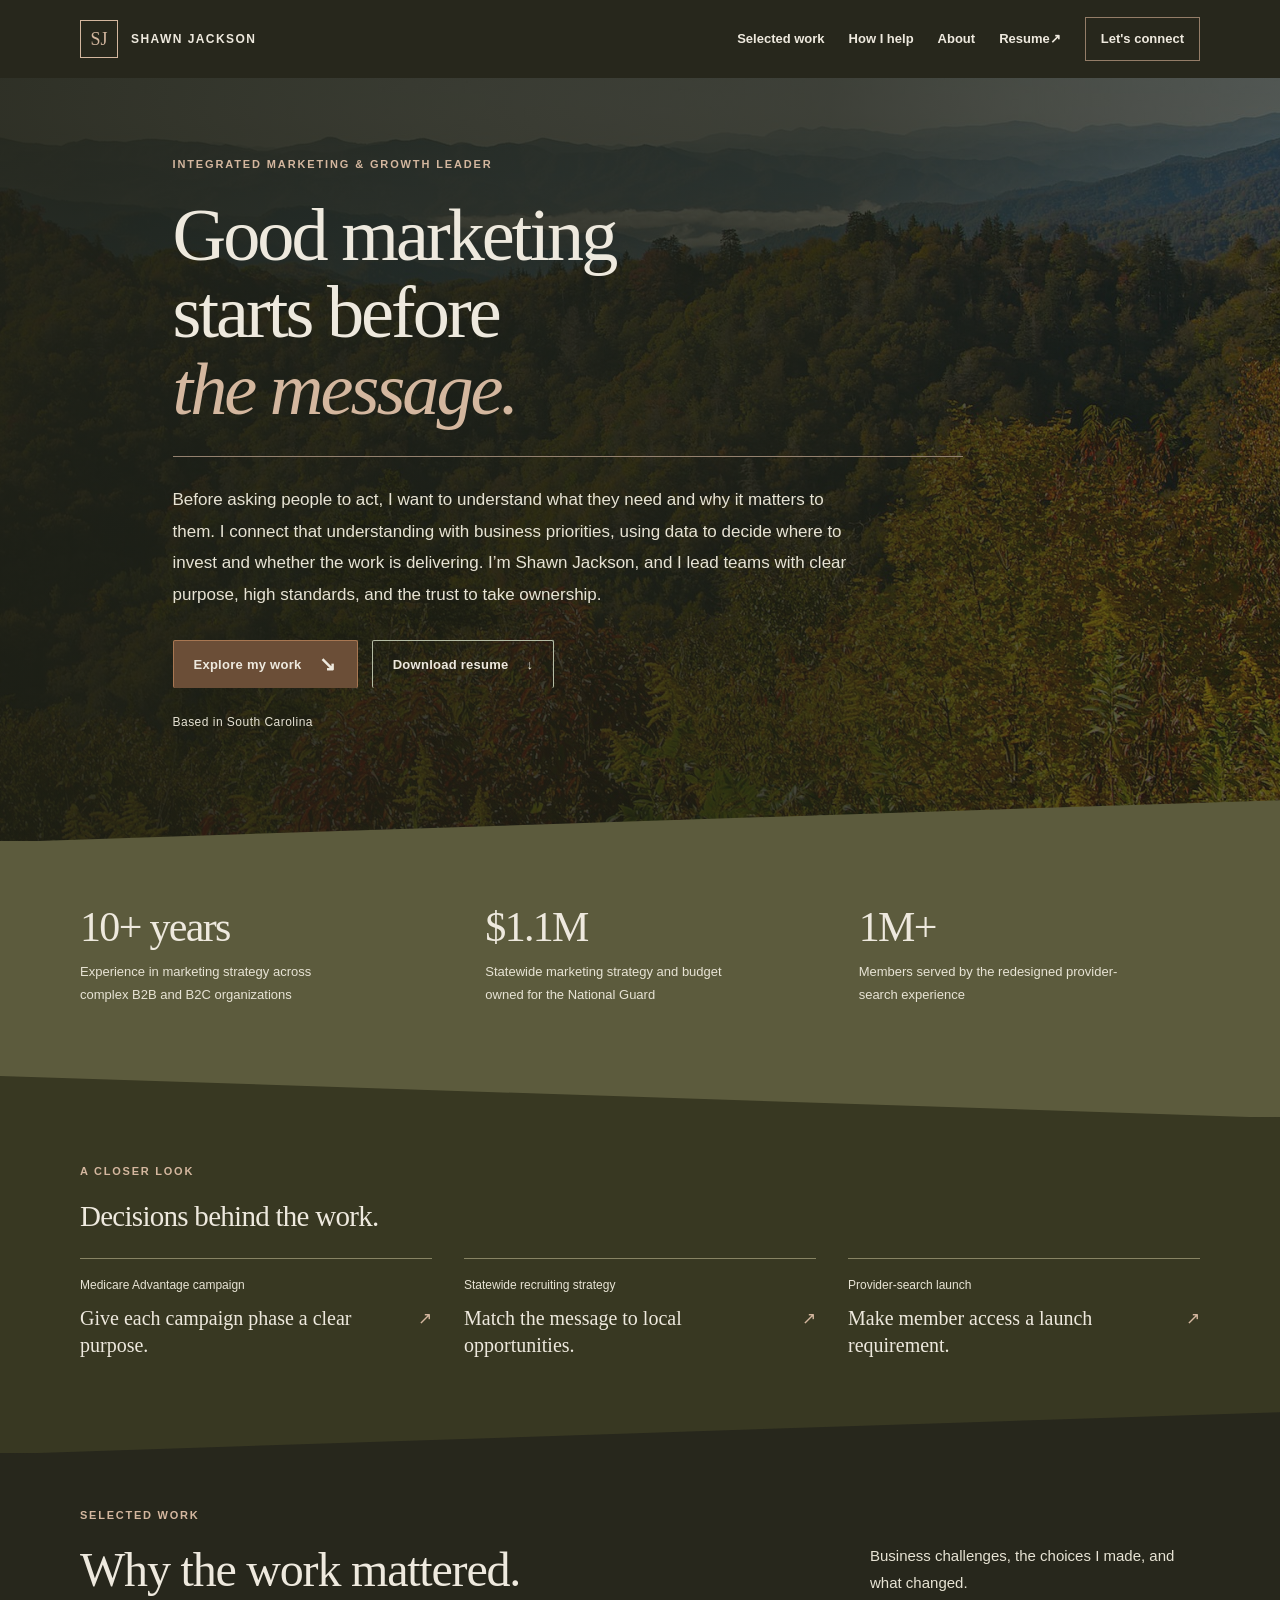
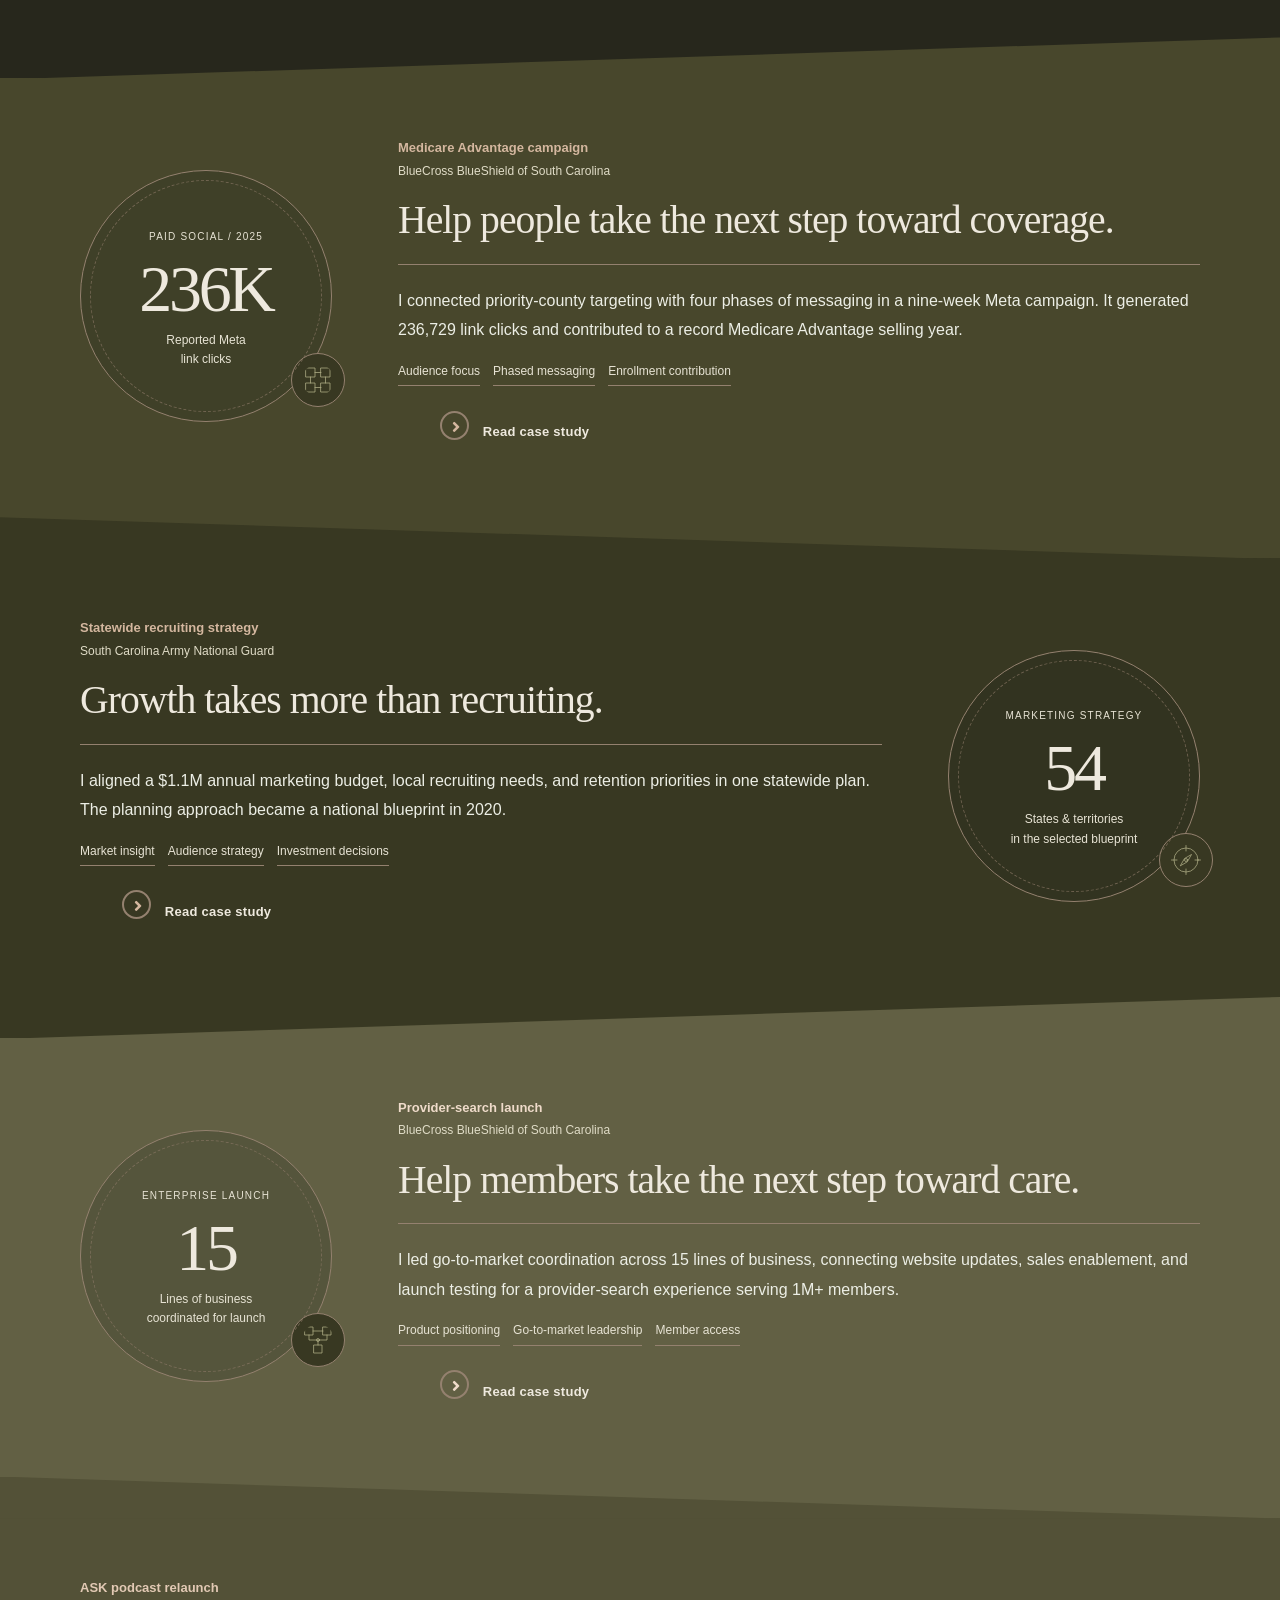
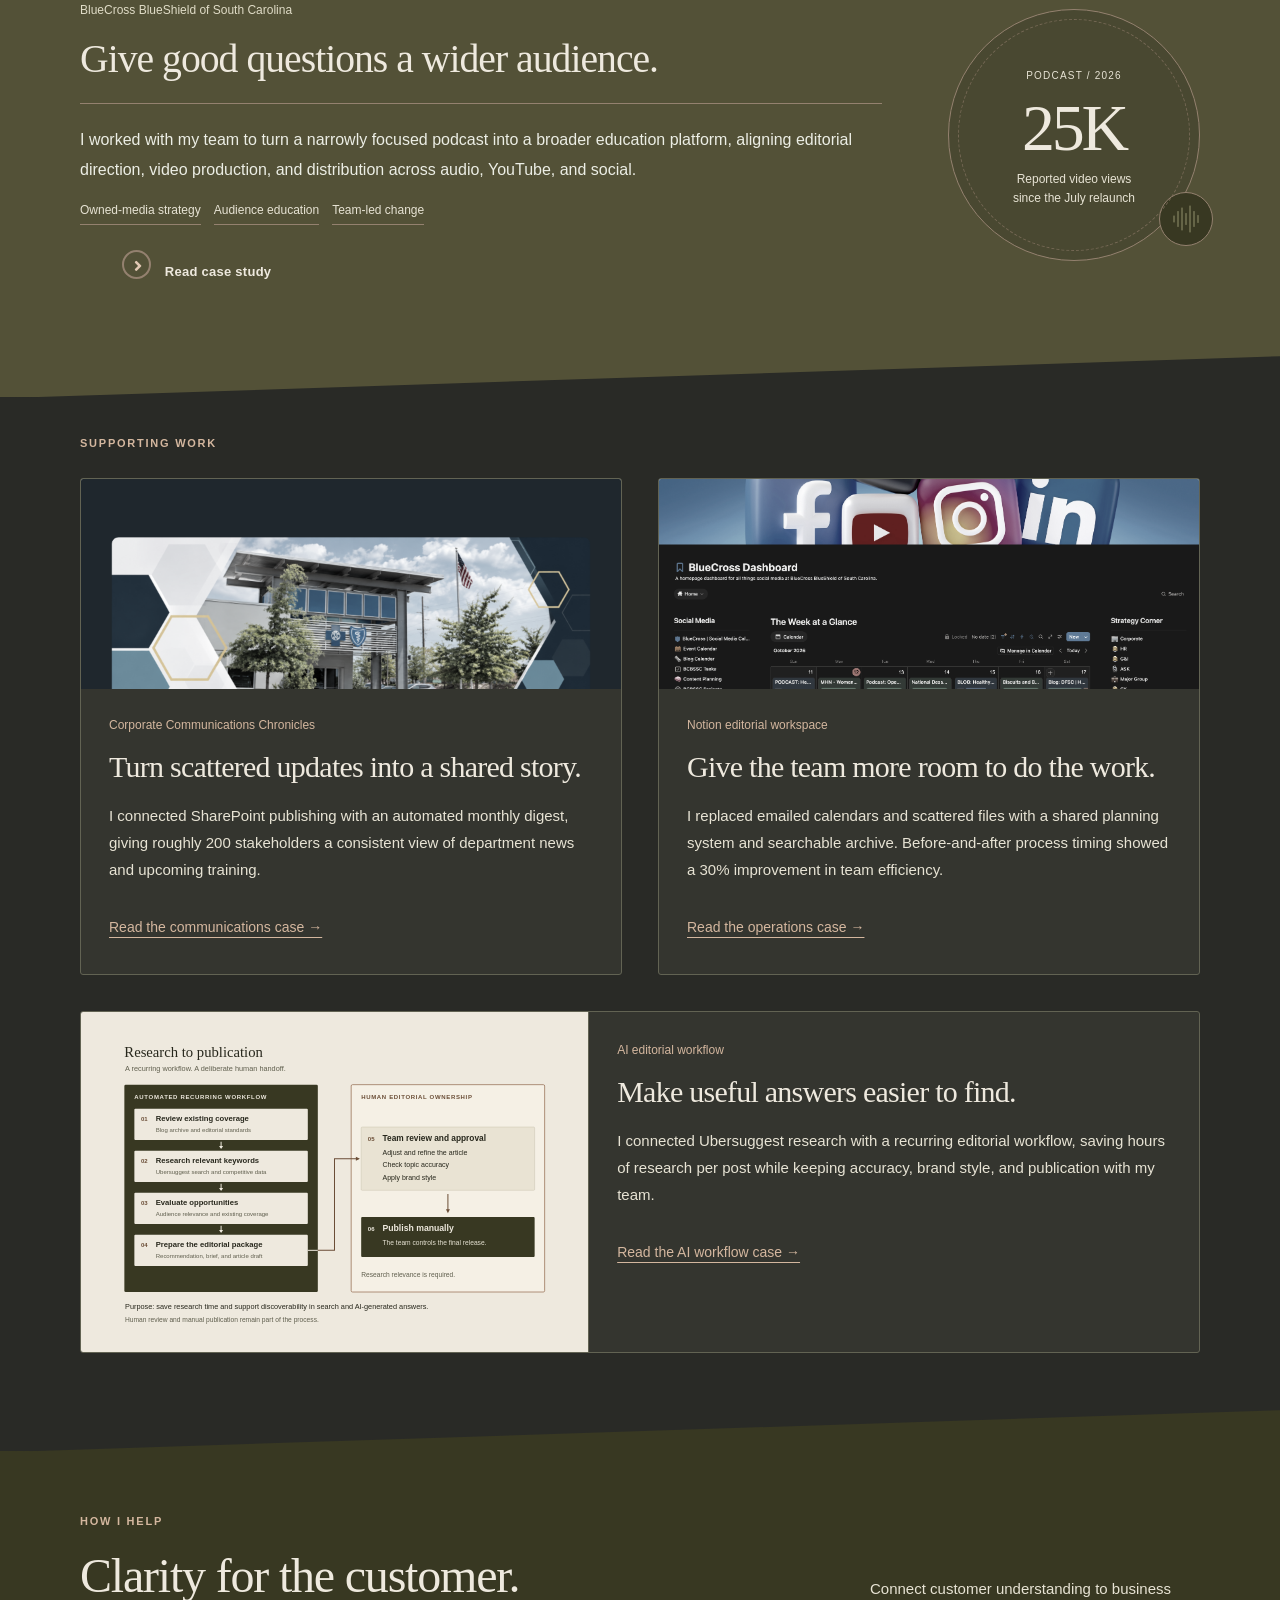
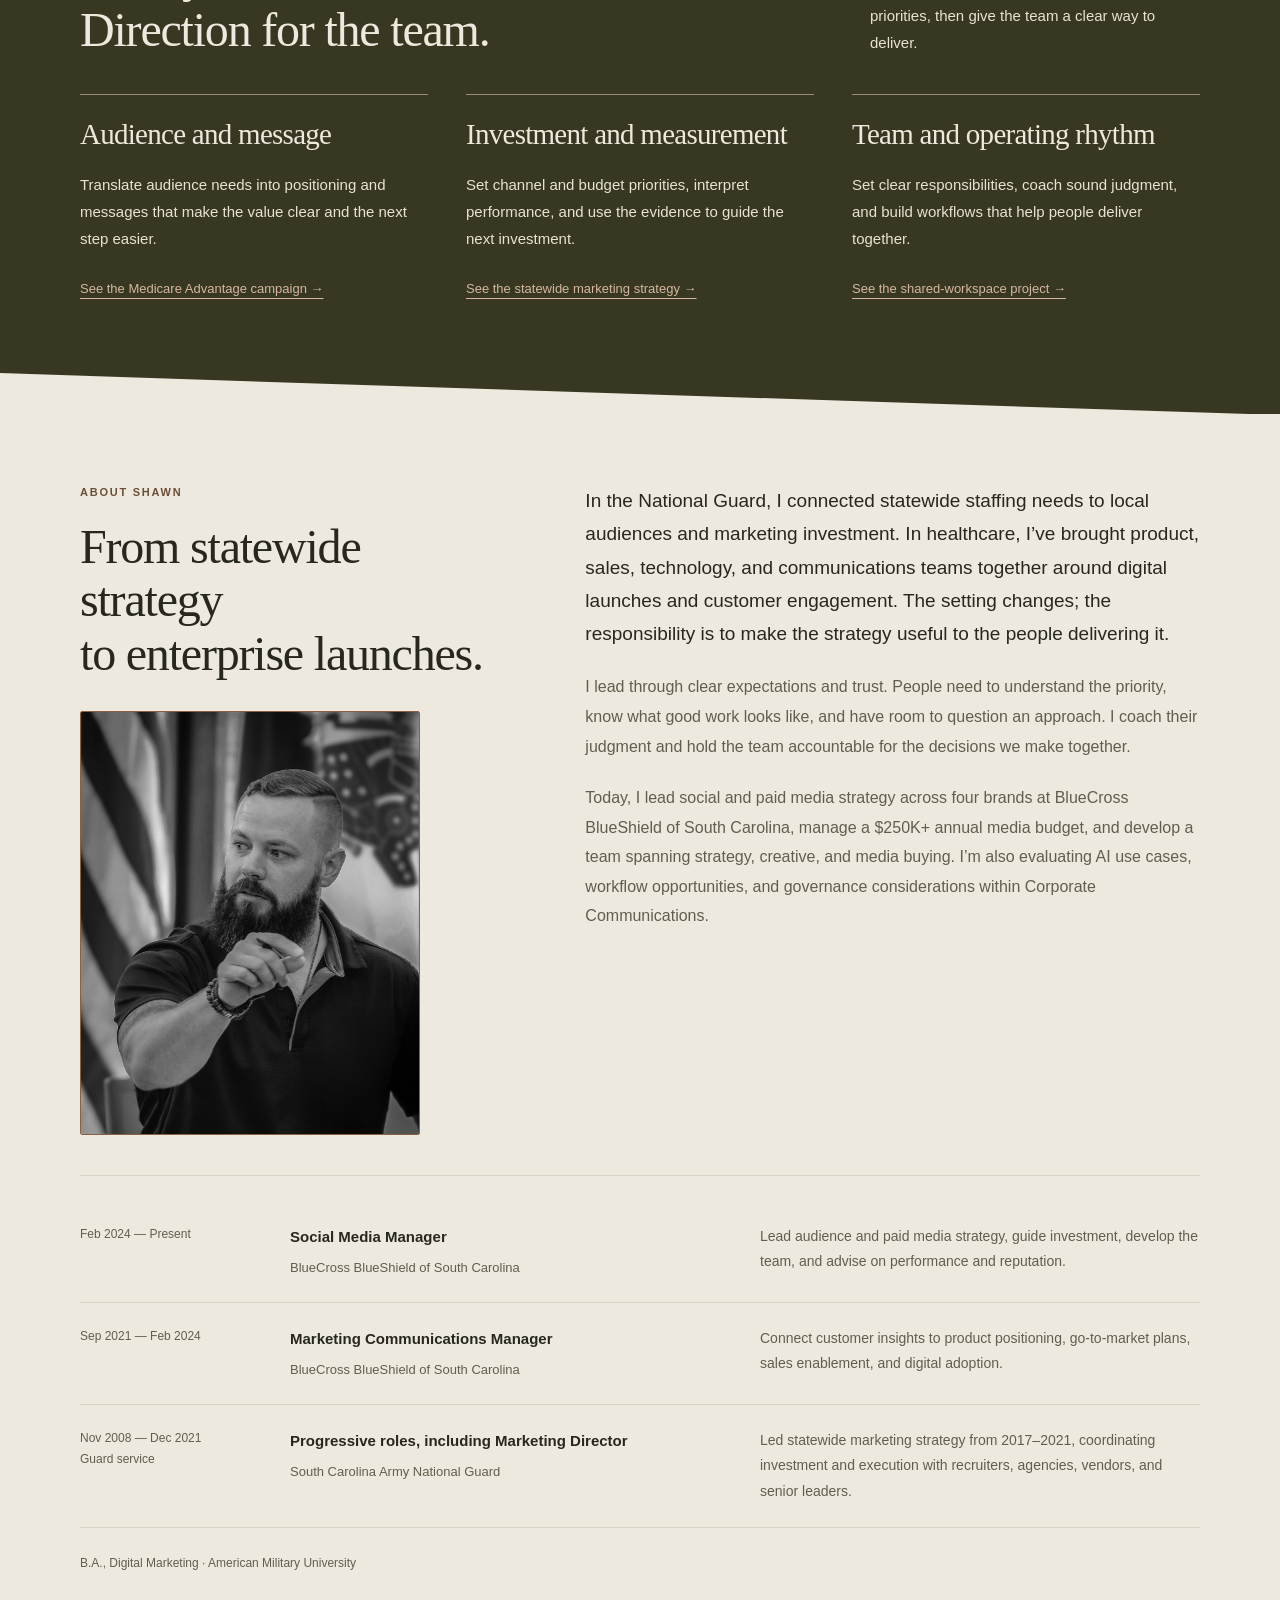
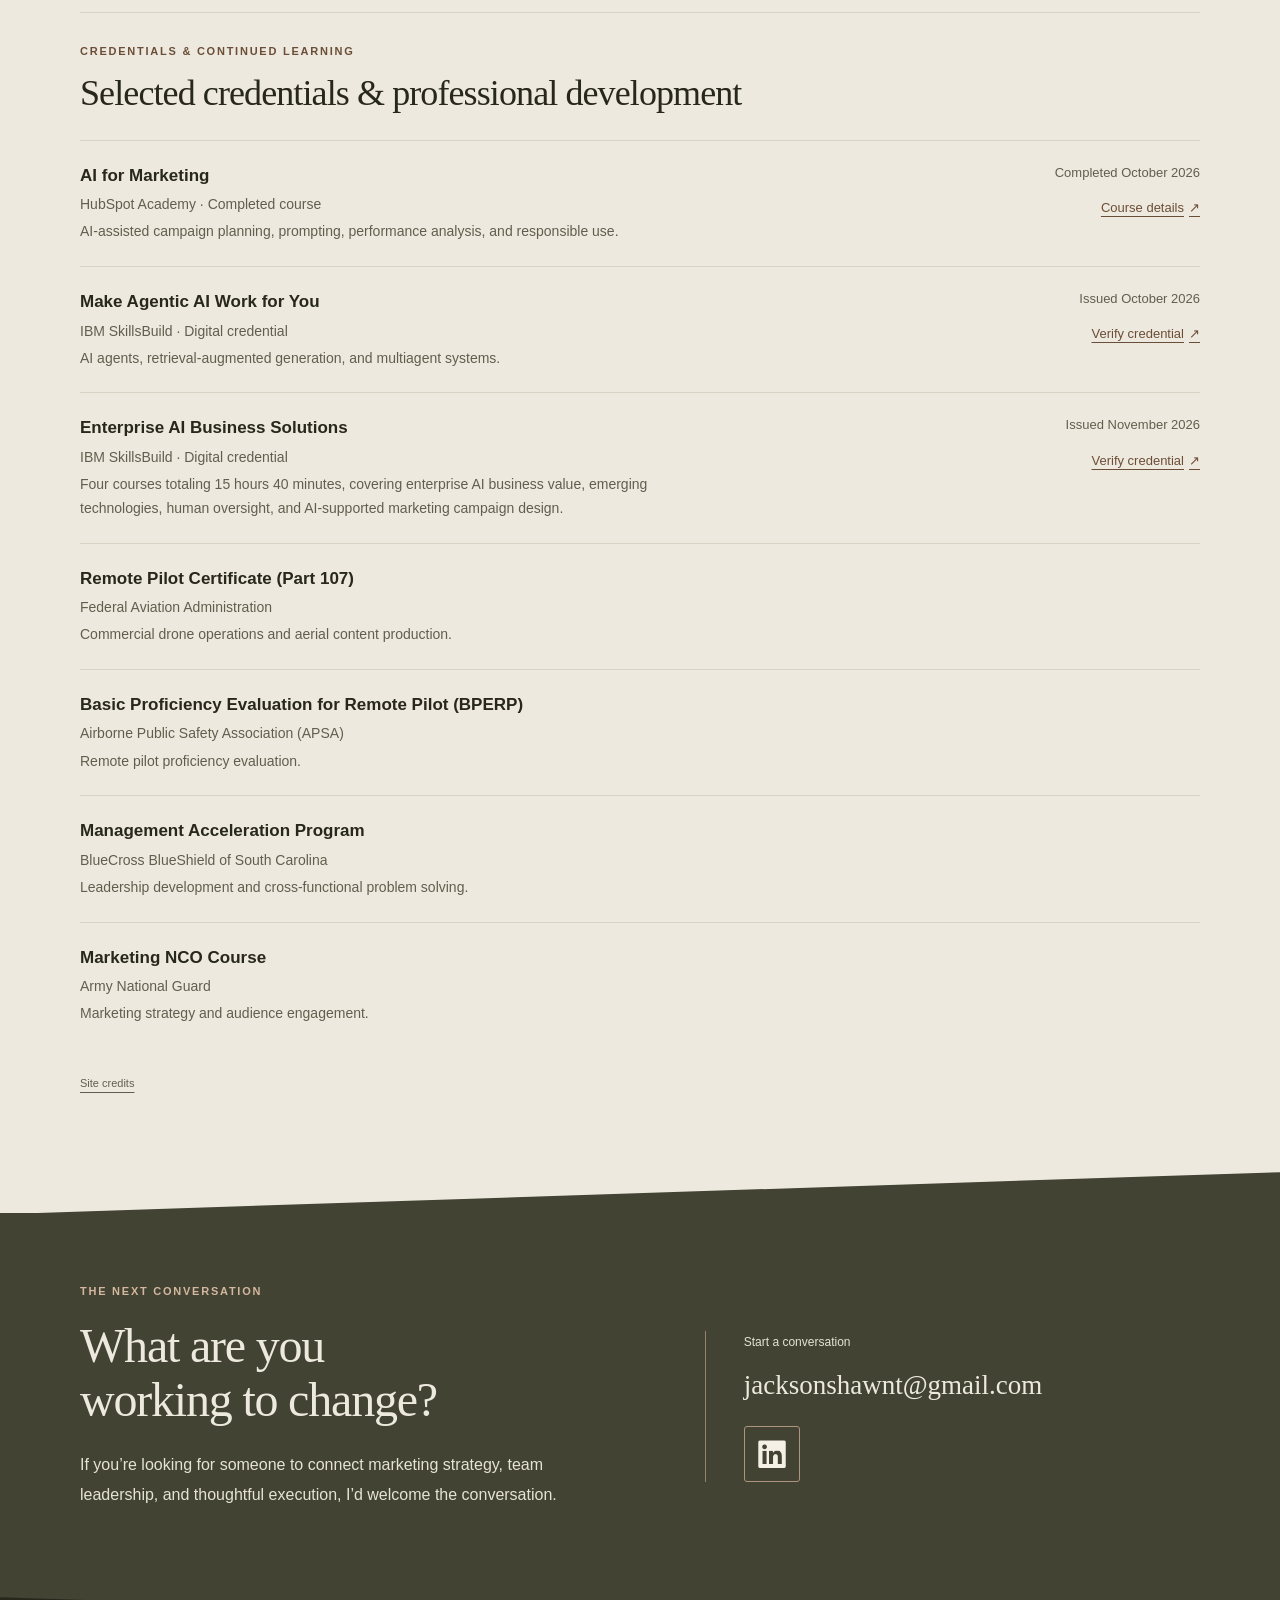
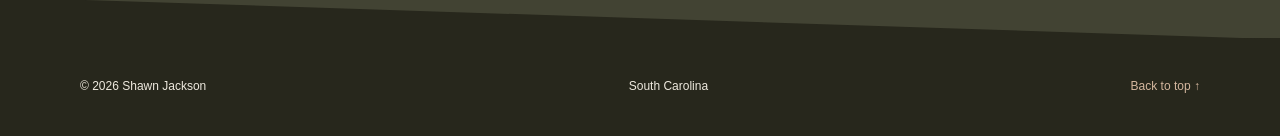
<file: index.html>
<!doctype html>
<html lang="en"><head>
<!-- Google tag (gtag.js) -->
<script async src="https://www.googletagmanager.com/gtag/js?id=G-2E8MTGZ11D"></script>
<script>
  window.dataLayer = window.dataLayer || [];
  function gtag(){dataLayer.push(arguments);}
  gtag('js', new Date());
  gtag('config', 'G-2E8MTGZ11D');
</script>
<script defer src="/analytics.js?v=20261016-ga4"></script>

  <meta charset="utf-8">
  <meta name="viewport" content="width=device-width, initial-scale=1">
  <title>Shawn Jackson | Integrated Marketing &amp; Growth Leadership</title>
  <meta name="description" content="Integrated marketing leadership across statewide strategy, customer acquisition, digital product launches, and marketing operations. Explore Shawn Jackson’s decisions and results.">
  <meta name="theme-color" content="#303d2e">
  <meta property="og:title" content="Shawn Jackson | Integrated Marketing &amp; Growth Leadership">
  <meta property="og:description" content="Integrated marketing leadership across statewide strategy, customer acquisition, digital product launches, and marketing operations. Explore Shawn Jackson’s decisions and results.">
  <meta property="og:type" content="website">
  <meta name="twitter:card" content="summary">
  <!-- Add your live canonical URL and absolute social image URL if you have them. -->
  <link rel="icon" type="image/svg+xml" href="assets/favicon.svg">
  <script src="script.js" defer></script>
  <script type="application/ld+json">{"@context":"https://schema.org","@type":"Person","name":"Shawn Jackson","jobTitle":"Social Media Manager","email":"mailto:jacksonshawnt@gmail.com","sameAs":["https://www.linkedin.com/in/marketer-shawn-jackson"],"knowsAbout":["Go-to-Market Strategy","Integrated Marketing","Product Marketing","Lifecycle Marketing","Brand Strategy","Marketing Leadership"]}</script>
<link rel="stylesheet" href="assets/css/solid-state-base.css"><link rel="stylesheet" href="solid-state.css?v=20261031-development"><script src="motion.js" defer></script><link rel="canonical" href="https://jacksonshawnt.github.io/"><meta property="og:image" content="https://jacksonshawnt.github.io/assets/images/smoky-mountains.jpg"><meta property="og:image:alt" content="Early fall ridges and mist in Great Smoky Mountains National Park"><meta property="og:url" content="https://jacksonshawnt.github.io/"></head>
<body class="solid-home"><a class="skip-link" href="#main">Skip to content</a><header class="site-header">
    <div class="container nav-inner">
      <a class="brand" href="./" aria-label="Shawn Jackson home"><span class="brand-mark" aria-hidden="true">SJ</span><span class="brand-name">Shawn Jackson</span></a>
      <button class="menu-toggle" aria-expanded="false" aria-controls="primary-nav" type="button">Menu</button>
      <nav class="nav-links" id="primary-nav" aria-label="Main navigation">
        <a href="#work">Selected work</a><a href="#expertise">How I help</a><a href="#about">About</a><a href="assets/shawn-jackson-resume.pdf">Resume <span aria-hidden="true">↗</span></a><a class="nav-contact" href="#contact">Let's connect</a>
      </nav>
    </div>
  </header>
  <main id="main"><section class="smoky-hero" aria-labelledby="hero-heading" id="banner"><div class="inner hero-layout">
<div>
<p class="eyebrow light hero-enter" style="--entrance-delay: 0ms">Integrated marketing &amp; growth leader</p>
<h1 id="hero-heading" class="major hero-enter" style="--entrance-delay: 110ms">Good marketing<br>starts before<br><em class="hero-accent">the message.</em>
</h1>
<p class="hero-copy hero-enter" style="--entrance-delay: 220ms">Before asking people to act, I want to understand what they need and why it matters to them. I connect that understanding with business priorities, using data to decide where to invest and whether the work is delivering. I’m Shawn Jackson, and I lead teams with clear purpose, high standards, and the trust to take ownership.</p>
<div class="actions hero-enter" style="--entrance-delay: 330ms">
<a class="button" href="#work">Explore my work <span class="arrow" aria-hidden="true">↘</span></a><a class="button secondary" href="assets/shawn-jackson-resume.pdf" download>Download resume <span aria-hidden="true">↓</span></a>
</div>
<p class="hero-meta hero-enter" style="--entrance-delay: 440ms">Based in South Carolina</p>
</div>
</div></section>
    <section class="impact-band" aria-label="Leadership experience and scope"><div class="container impact-grid">
<div class="impact-item">
<strong class="impact-number">10+ years</strong><span class="impact-label">Experience in marketing strategy across complex B2B and B2C organizations</span>
</div>
<div class="impact-item">
<strong class="impact-number">$1.1M</strong><span class="impact-label">Statewide marketing strategy and budget owned for the National Guard</span>
</div>
<div class="impact-item">
<strong class="impact-number">1M+</strong><span class="impact-label">Members served by the redesigned provider-search experience</span>
</div>
</div></section>
    <section class="decision-section" aria-labelledby="decisions-heading"><div class="container"><div class="decision-heading"><p class="eyebrow">A closer look</p><h2 id="decisions-heading">Decisions behind the work.</h2></div><div class="decision-grid"><a class="decision-link" href="case-studies/medicare-advantage.html#phase-overview-heading"><span class="decision-project">Medicare Advantage campaign</span><strong>Give each campaign phase a clear purpose.</strong><span class="decision-arrow" aria-hidden="true">↗</span></a><a class="decision-link" href="case-studies/national-guard.html#decision"><span class="decision-project">Statewide recruiting strategy</span><strong>Match the message to local opportunities.</strong><span class="decision-arrow" aria-hidden="true">↗</span></a><a class="decision-link" href="case-studies/digital-adoption.html#decision"><span class="decision-project">Provider-search launch</span><strong>Make member access a launch requirement.</strong><span class="decision-arrow" aria-hidden="true">↗</span></a></div></div></section><section class="selected-work" id="work" aria-labelledby="work-heading"><div class="container work-intro"><div class="section-heading">
<div>
<p class="eyebrow">Selected work</p>
<h2 id="work-heading">Why the work mattered.</h2>
</div>
<p>Business challenges, the choices I made, and what changed.</p>
</div>
</div><article class="wrapper spotlight style1" aria-labelledby="project-1-heading"><div class="inner reveal"><a class="image metric-disc" href="case-studies/medicare-advantage.html" aria-label="Medicare Advantage campaign case study"><span>Paid social / 2025</span><strong>236K</strong><span>Reported Meta<br>link clicks</span>
<svg class="project-seal" viewbox="0 0 64 64" aria-hidden="true" focusable="false" fill="none" stroke="#8c6043" stroke-width="1.5" stroke-linecap="round" stroke-linejoin="round"><rect x="8" y="8" width="18" height="18"></rect><rect x="38" y="8" width="18" height="18"></rect><rect x="8" y="38" width="18" height="18"></rect><rect x="38" y="38" width="18" height="18"></rect><path d="M26 17h12M17 26v12M47 26v12M26 47h12"></path></svg>
</a><div class="content">
<div class="work-type">
<span class="project-name">Medicare Advantage campaign</span><span class="project-org">BlueCross BlueShield of South Carolina</span>
</div>
<h2 class="major" id="project-1-heading">Help people take the next step toward coverage.</h2>
<p>I connected priority-county targeting with four phases of messaging in a nine-week Meta campaign. It generated 236,729 link clicks and contributed to a record Medicare Advantage selling year.</p>
<div class="work-tags">
<span>Audience focus</span><span>Phased messaging</span><span>Enrollment contribution</span>
</div>
<a class="special" href="case-studies/medicare-advantage.html">Read case study</a></div>
</div></article><article class="wrapper spotlight style2 alt reverse" aria-labelledby="project-2-heading"><div class="inner reveal"><a class="image metric-disc" href="case-studies/national-guard.html" aria-label="Statewide recruiting strategy case study"><span>Marketing strategy</span><strong>54</strong><span>States &amp; territories<br>in the selected blueprint</span>
<svg class="project-seal" viewbox="0 0 64 64" aria-hidden="true" focusable="false" fill="none" stroke="#c29672" stroke-width="1.5" stroke-linecap="round" stroke-linejoin="round"><circle cx="32" cy="32" r="24"></circle><path d="M32 3v11M32 50v11M3 32h11M50 32h11M21 43l8-14 14-8-8 14z"></path><circle cx="32" cy="32" r="3"></circle></svg>
</a><div class="content">
<div class="work-type">
<span class="project-name">Statewide recruiting strategy</span><span class="project-org">South Carolina Army National Guard</span>
</div>
<h2 class="major" id="project-2-heading">Growth takes more than recruiting.</h2>
<p>I aligned a $1.1M annual marketing budget, local recruiting needs, and retention priorities in one statewide plan. The planning approach became a national blueprint in 2020.</p>
<div class="work-tags">
<span>Market insight</span><span>Audience strategy</span><span>Investment decisions</span>
</div>
<a class="special" href="case-studies/national-guard.html">Read case study</a></div>
</div></article><article class="wrapper spotlight style3" aria-labelledby="project-3-heading"><div class="inner reveal"><a class="image metric-disc" href="case-studies/digital-adoption.html" aria-label="Provider-search launch case study"><span>Enterprise launch</span><strong>15</strong><span>Lines of business<br>coordinated for launch</span>
<svg class="project-seal" viewbox="0 0 64 64" aria-hidden="true" focusable="false" fill="none" stroke="#8c6043" stroke-width="1.5" stroke-linecap="round" stroke-linejoin="round"><rect x="6" y="6" width="16" height="16"></rect><rect x="42" y="6" width="16" height="16"></rect><rect x="24" y="42" width="16" height="16"></rect><path d="M22 14h20M14 22v10h18v10M50 22v10H32"></path><circle cx="32" cy="32" r="3"></circle></svg>
</a><div class="content">
<div class="work-type">
<span class="project-name">Provider-search launch</span><span class="project-org">BlueCross BlueShield of South Carolina</span>
</div>
<h2 class="major" id="project-3-heading">Help members take the next step toward care.</h2>
<p>I led go-to-market coordination across 15 lines of business, connecting website updates, sales enablement, and launch testing for a provider-search experience serving 1M+ members.</p>
<div class="work-tags">
<span>Product positioning</span><span>Go-to-market leadership</span><span>Member access</span>
</div>
<a class="special" href="case-studies/digital-adoption.html">Read case study</a></div>
</div></article><article class="wrapper spotlight style4 alt reverse" aria-labelledby="project-4-heading"><div class="inner reveal"><a class="image metric-disc" href="case-studies/podcast-relaunch.html" aria-label="ASK podcast relaunch case study"><span>Podcast / 2026</span><strong>25K</strong><span>Reported video views<br>since the July relaunch</span>
<svg class="project-seal" viewbox="0 0 64 64" aria-hidden="true" focusable="false" fill="none" stroke="#c29672" stroke-width="1.5" stroke-linecap="round" stroke-linejoin="round"><path d="M8 26v12M16 17v30M24 10v44M32 21v22M40 6v52M48 17v30M56 25v14"></path></svg>
</a><div class="content">
<div class="work-type">
<span class="project-name">ASK podcast relaunch</span><span class="project-org">BlueCross BlueShield of South Carolina</span>
</div>
<h2 class="major" id="project-4-heading">Give good questions a wider audience.</h2>
<p>I worked with my team to turn a narrowly focused podcast into a broader education platform, aligning editorial direction, video production, and distribution across audio, YouTube, and social.</p>
<div class="work-tags">
<span>Owned-media strategy</span><span>Audience education</span><span>Team-led change</span>
</div>
<a class="special" href="case-studies/podcast-relaunch.html">Read case study</a></div>
</div></article><section class="supporting-surface" aria-label="Supporting work"><div class="supporting-work container">
<p class="eyebrow">Supporting work</p>
<div class="supporting-work-grid">
<article class="supporting-project"><a class="support-preview" href="case-studies/corporate-communications.html" aria-label="September Corporate Communications Chronicles digest preview case study"><img src="assets/work-samples/chronicles-september-2026.png" alt="September Corporate Communications Chronicles digest preview" width="810" height="3851" loading="lazy" decoding="async"></a><p class="supporting-label">Corporate Communications Chronicles</p>
<h3>Turn scattered updates into a shared story.</h3>
<p>I connected SharePoint publishing with an automated monthly digest, giving roughly 200 stakeholders a consistent view of department news and upcoming training.</p>
<a class="text-link" href="case-studies/corporate-communications.html">Read the communications case →</a></article><article class="supporting-project"><a class="support-preview" href="case-studies/marketing-operations.html" aria-label="Shared Notion calendar and creative archive preview case study"><img src="assets/work-samples/notion-dashboard.png" alt="Shared Notion calendar and creative archive preview" width="3202" height="2006" loading="lazy" decoding="async"></a><p class="supporting-label">Notion editorial workspace</p>
<h3>Give the team more room to do the work.</h3>
<p>I replaced emailed calendars and scattered files with a shared planning system and searchable archive. Before-and-after process timing showed a 30% improvement in team efficiency.</p>
<a class="text-link" href="case-studies/marketing-operations.html">Read the operations case →</a>
</article><article class="supporting-project supporting-project-wide"><a class="support-preview" href="case-studies/ai-content-workflow.html" aria-label="AI editorial workflow case study"><img src="assets/work-samples/ai-editorial-workflow.svg" alt="Workflow from recurring research and drafting to team review and manual publication." width="1400" height="900" loading="lazy" decoding="async"></a><div class="supporting-wide-content"><p class="supporting-label">AI editorial workflow</p><h3>Make useful answers easier to find.</h3><p>I connected Ubersuggest research with a recurring editorial workflow, saving hours of research per post while keeping accuracy, brand style, and publication with my team.</p><a class="text-link" href="case-studies/ai-content-workflow.html">Read the AI workflow case →</a></div></article>

</div>
</div>
</section></section>
    <section class="section capabilities angled-section reveal" id="expertise" aria-labelledby="expertise-heading"><div class="container">
<div class="section-heading">
<div>
<p class="eyebrow light">How I help</p>
<h2 id="expertise-heading">Clarity for the customer.<br>Direction for the team.</h2>
</div>
<p>Connect customer understanding to business priorities, then give the team a clear way to deliver.</p>
</div>
<div class="cap-grid">
<article class="cap-item"><h3>Audience and message</h3>
<p>Translate audience needs into positioning and messages that make the value clear and the next step easier.</p>
<ul><li><a class="proof-link" href="case-studies/medicare-advantage.html">See the Medicare Advantage campaign →</a></li></ul></article><article class="cap-item"><h3>Investment and measurement</h3>
<p>Set channel and budget priorities, interpret performance, and use the evidence to guide the next investment.</p>
<ul><li><a class="proof-link" href="case-studies/national-guard.html">See the statewide marketing strategy →</a></li></ul></article><article class="cap-item"><h3>Team and operating rhythm</h3>
<p>Set clear responsibilities, coach sound judgment, and build workflows that help people deliver together.</p>
<ul><li><a class="proof-link" href="case-studies/marketing-operations.html">See the shared-workspace project →</a></li></ul></article>
</div>
</div></section>
    <section class="section about-section reveal" id="about" aria-labelledby="about-heading"><div class="container">
<div class="about-grid">
<div>
<p class="eyebrow">About Shawn</p>
<h2 id="about-heading">From statewide strategy<br>to enterprise launches.</h2>
<figure class="about-portrait"><img src="assets/images/shawn-jackson-portrait.png" alt="Shawn Jackson speaking and gesturing during a discussion." width="1122" height="1402" loading="lazy" decoding="async"></figure>
</div>
<div>
<p class="about-intro">In the National Guard, I connected statewide staffing needs to local audiences and marketing investment. In healthcare, I’ve brought product, sales, technology, and communications teams together around digital launches and customer engagement. The setting changes; the responsibility is to make the strategy useful to the people delivering it.</p>
<p class="about-text">I lead through clear expectations and trust. People need to understand the priority, know what good work looks like, and have room to question an approach. I coach their judgment and hold the team accountable for the decisions we make together.</p>
<p class="about-text">Today, I lead social and paid media strategy across four brands at BlueCross BlueShield of South Carolina, manage a $250K+ annual media budget, and develop a team spanning strategy, creative, and media buying. I’m also evaluating AI use cases, workflow opportunities, and governance considerations within Corporate Communications.</p>
</div>
</div>
<div class="experience" aria-label="Career experience">
<div class="experience-row">
<div class="experience-date">Feb 2024 — Present</div>
<div>
<div class="experience-title">Social Media Manager</div>
<p class="experience-org">BlueCross BlueShield of South Carolina</p>
</div>
<p class="experience-summary">Lead audience and paid media strategy, guide investment, develop the team, and advise on performance and reputation.</p>
</div>
<div class="experience-row">
<div class="experience-date">Sep 2021 — Feb 2024</div>
<div>
<div class="experience-title">Marketing Communications Manager</div>
<p class="experience-org">BlueCross BlueShield of South Carolina</p>
</div>
<p class="experience-summary">Connect customer insights to product positioning, go-to-market plans, sales enablement, and digital adoption.</p>
</div>
<div class="experience-row">
<div class="experience-date">Nov 2008 — Dec 2021<br>Guard service</div>
<div>
<div class="experience-title">Progressive roles, including Marketing Director</div>
<p class="experience-org">South Carolina Army National Guard</p>
</div>
<p class="experience-summary">Led statewide marketing strategy from 2017–2021, coordinating investment and execution with recruiters, agencies, vendors, and senior leaders.</p>
</div>
<p class="hero-meta">B.A., Digital Marketing · American Military University</p>
<section class="professional-development" id="professional-development" aria-labelledby="development-heading">
<p class="eyebrow">Credentials &amp; continued learning</p>
<h3 id="development-heading">Selected credentials &amp; professional development</h3>
<ul class="development-list">

<li><div><h4>AI for Marketing</h4><p class="development-issuer">HubSpot Academy · Completed course</p><p class="development-detail">AI-assisted campaign planning, prompting, performance analysis, and responsible use.</p></div><div class="development-meta"><time datetime="2026-10">Completed October 2026</time><a href="https://academy.hubspot.com/courses/AI-for-Marketers" target="_blank" rel="noopener noreferrer">Course details <span aria-hidden="true">↗</span></a></div></li>
<li><div><h4>Make Agentic AI Work for You</h4><p class="development-issuer">IBM SkillsBuild · Digital credential</p><p class="development-detail">AI agents, retrieval-augmented generation, and multiagent systems.</p></div><div class="development-meta"><time datetime="2026-10">Issued October 2026</time><a href="https://www.credly.com/badges/3b26cbd7-2e57-4456-9b69-d28bb4f1565b/public_url" target="_blank" rel="noopener noreferrer">Verify credential <span aria-hidden="true">↗</span></a></div></li>
<li><div><h4>Enterprise AI Business Solutions</h4><p class="development-issuer">IBM SkillsBuild · Digital credential</p><p class="development-detail">Four courses totaling 15 hours 40 minutes, covering enterprise AI business value, emerging technologies, human oversight, and AI-supported marketing campaign design.</p></div><div class="development-meta"><time datetime="2026-11-06">Issued November 2026</time><a href="https://www.credly.com/go/qMOv53cx" target="_blank" rel="noopener noreferrer">Verify credential <span aria-hidden="true">↗</span></a></div></li>
<li><div><h4>Remote Pilot Certificate (Part 107)</h4><p class="development-issuer">Federal Aviation Administration</p><p class="development-detail">Commercial drone operations and aerial content production.</p></div></li>
<li><div><h4>Basic Proficiency Evaluation for Remote Pilot (BPERP)</h4><p class="development-issuer">Airborne Public Safety Association (APSA)</p><p class="development-detail">Remote pilot proficiency evaluation.</p></div></li>  
<li><div><h4>Management Acceleration Program</h4><p class="development-issuer">BlueCross BlueShield of South Carolina</p><p class="development-detail">Leadership development and cross-functional problem solving.</p></div></li>
<li><div><h4>Marketing NCO Course</h4><p class="development-issuer">Army National Guard</p><p class="development-detail">Marketing strategy and audience engagement.</p></div></li>
</ul></section>
<p class="site-credits-link"><a href="credits.html">Site credits</a></p></div>
</div></section>
    <section class="contact-section reveal" id="contact" aria-labelledby="contact-heading"><div class="container contact-grid">
<div>
<p class="eyebrow">The next conversation</p>
<h2 id="contact-heading">What are you<br>working to change?</h2>
<p>If you’re looking for someone to connect marketing strategy, team leadership, and thoughtful execution, I’d welcome the conversation.</p>
</div>
<div class="contact-details">
<p class="contact-label">Start a conversation</p>
<a class="contact-email" href="mailto:jacksonshawnt@gmail.com?subject=Portfolio%20inquiry">jacksonshawnt@gmail.com</a><div class="actions">
<a class="linkedin-button" href="https://www.linkedin.com/in/marketer-shawn-jackson" target="_blank" rel="noopener noreferrer" aria-label="Shawn Jackson on LinkedIn (opens in a new tab)" title="LinkedIn"><img src="assets/linkedin-cream.png" alt="" width="128" height="128" decoding="async"></a></div>
</div>
</div></section>
  </main><footer class="site-footer"><div class="container footer-inner">
<p>© <span data-year>2026</span> Shawn Jackson</p>
<p>South Carolina</p>
<a href="#main">Back to top ↑</a>
</div></footer>
</body></html>
</file>
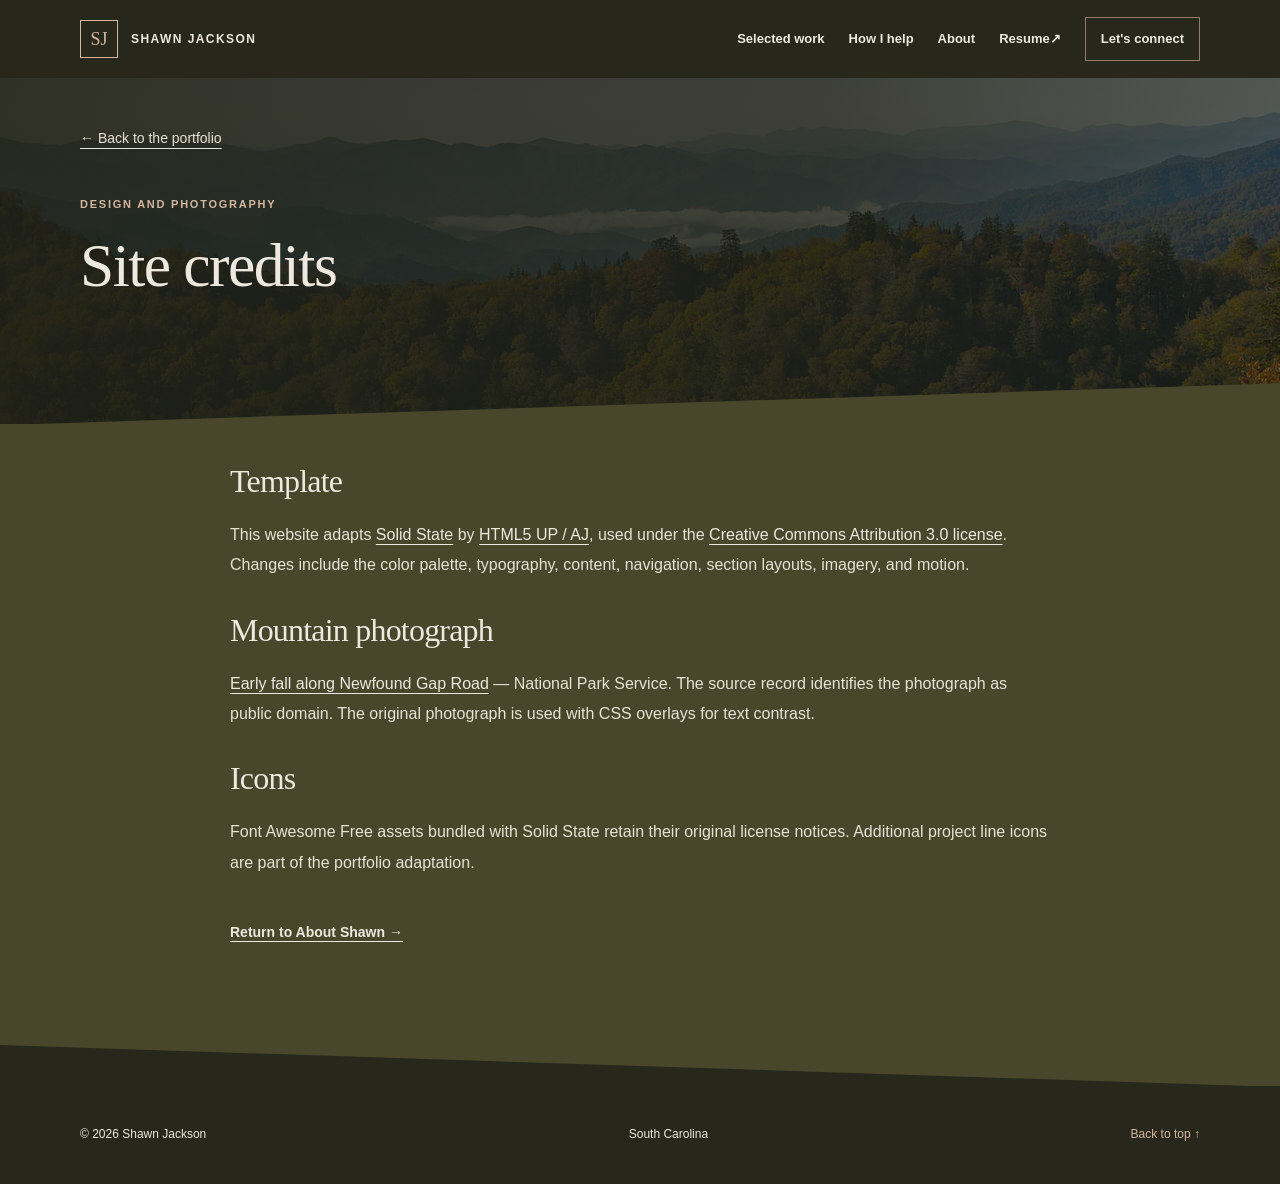
<file: credits.html>
<!doctype html>
<html lang="en"><head>
<!-- Google tag (gtag.js) -->
<script async src="https://www.googletagmanager.com/gtag/js?id=G-2E8MTGZ11D"></script>
<script>
  window.dataLayer = window.dataLayer || [];
  function gtag(){dataLayer.push(arguments);}
  gtag('js', new Date());
  gtag('config', 'G-2E8MTGZ11D');
</script>
<script defer src="/analytics.js?v=20261016-ga4"></script>

  <meta charset="utf-8">
  <meta name="viewport" content="width=device-width, initial-scale=1">
  <title>Site credits | Shawn Jackson</title>
  <meta name="theme-color" content="#303d2e">
  <meta name="twitter:card" content="summary">
  <!-- Add your live canonical URL and absolute social image URL if you have them. -->
  <link rel="icon" type="image/svg+xml" href="assets/favicon.svg">
  <meta name="robots" content="noindex"><link rel="stylesheet" href="styles.css"><link rel="stylesheet" href="theme.css"><link rel="stylesheet" href="solid-state.css?v=20261019-executive-bronze"><script src="script.js" defer></script></head>
<body class="solid-case credits-page"><a class="skip-link" href="#main">Skip to content</a><header class="site-header">
    <div class="container nav-inner">
      <a class="brand" href="./" aria-label="Shawn Jackson home"><span class="brand-mark" aria-hidden="true">SJ</span><span class="brand-name">Shawn Jackson</span></a>
      <button class="menu-toggle" aria-expanded="false" aria-controls="primary-nav" type="button">Menu</button>
      <nav class="nav-links" id="primary-nav" aria-label="Main navigation">
        <a href="./#work">Selected work</a><a href="./#expertise">How I help</a><a href="./#about">About</a><a href="assets/shawn-jackson-resume.pdf">Resume <span aria-hidden="true">↗</span></a><a class="nav-contact" href="./#contact">Let's connect</a>
      </nav>
    </div>
  </header>
  <main id="main"><section class="case-hero"><div class="container"><a class="breadcrumb" href="./#about">← Back to the portfolio</a><p class="eyebrow light">Design and photography</p><h1>Site credits</h1></div></section><div class="case-reading-panel"><div class="container credits-content"><h2>Template</h2><p>This website adapts <a href="https://html5up.net/solid-state">Solid State</a> by <a href="https://html5up.net/">HTML5 UP / AJ</a>, used under the <a href="https://creativecommons.org/licenses/by/3.0/">Creative Commons Attribution 3.0 license</a>. Changes include the color palette, typography, content, navigation, section layouts, imagery, and motion.</p><h2>Mountain photograph</h2><p><a href="https://npgallery.nps.gov/AssetDetail/88a8eea1-1dd8-b71c-076e-e5a04e63bacb">Early fall along Newfound Gap Road</a> — National Park Service. The source record identifies the photograph as public domain. The original photograph is used with CSS overlays for text contrast.</p><h2>Icons</h2><p>Font Awesome Free assets bundled with Solid State retain their original license notices. Additional project line icons are part of the portfolio adaptation.</p><p><a class="text-link" href="./#about">Return to About Shawn →</a></p></div></div></main><footer class="site-footer"><div class="container footer-inner">
<p>© <span data-year>2026</span> Shawn Jackson</p>
<p>South Carolina</p>
<a href="#main">Back to top ↑</a>
</div></footer>
</body></html>
</file>
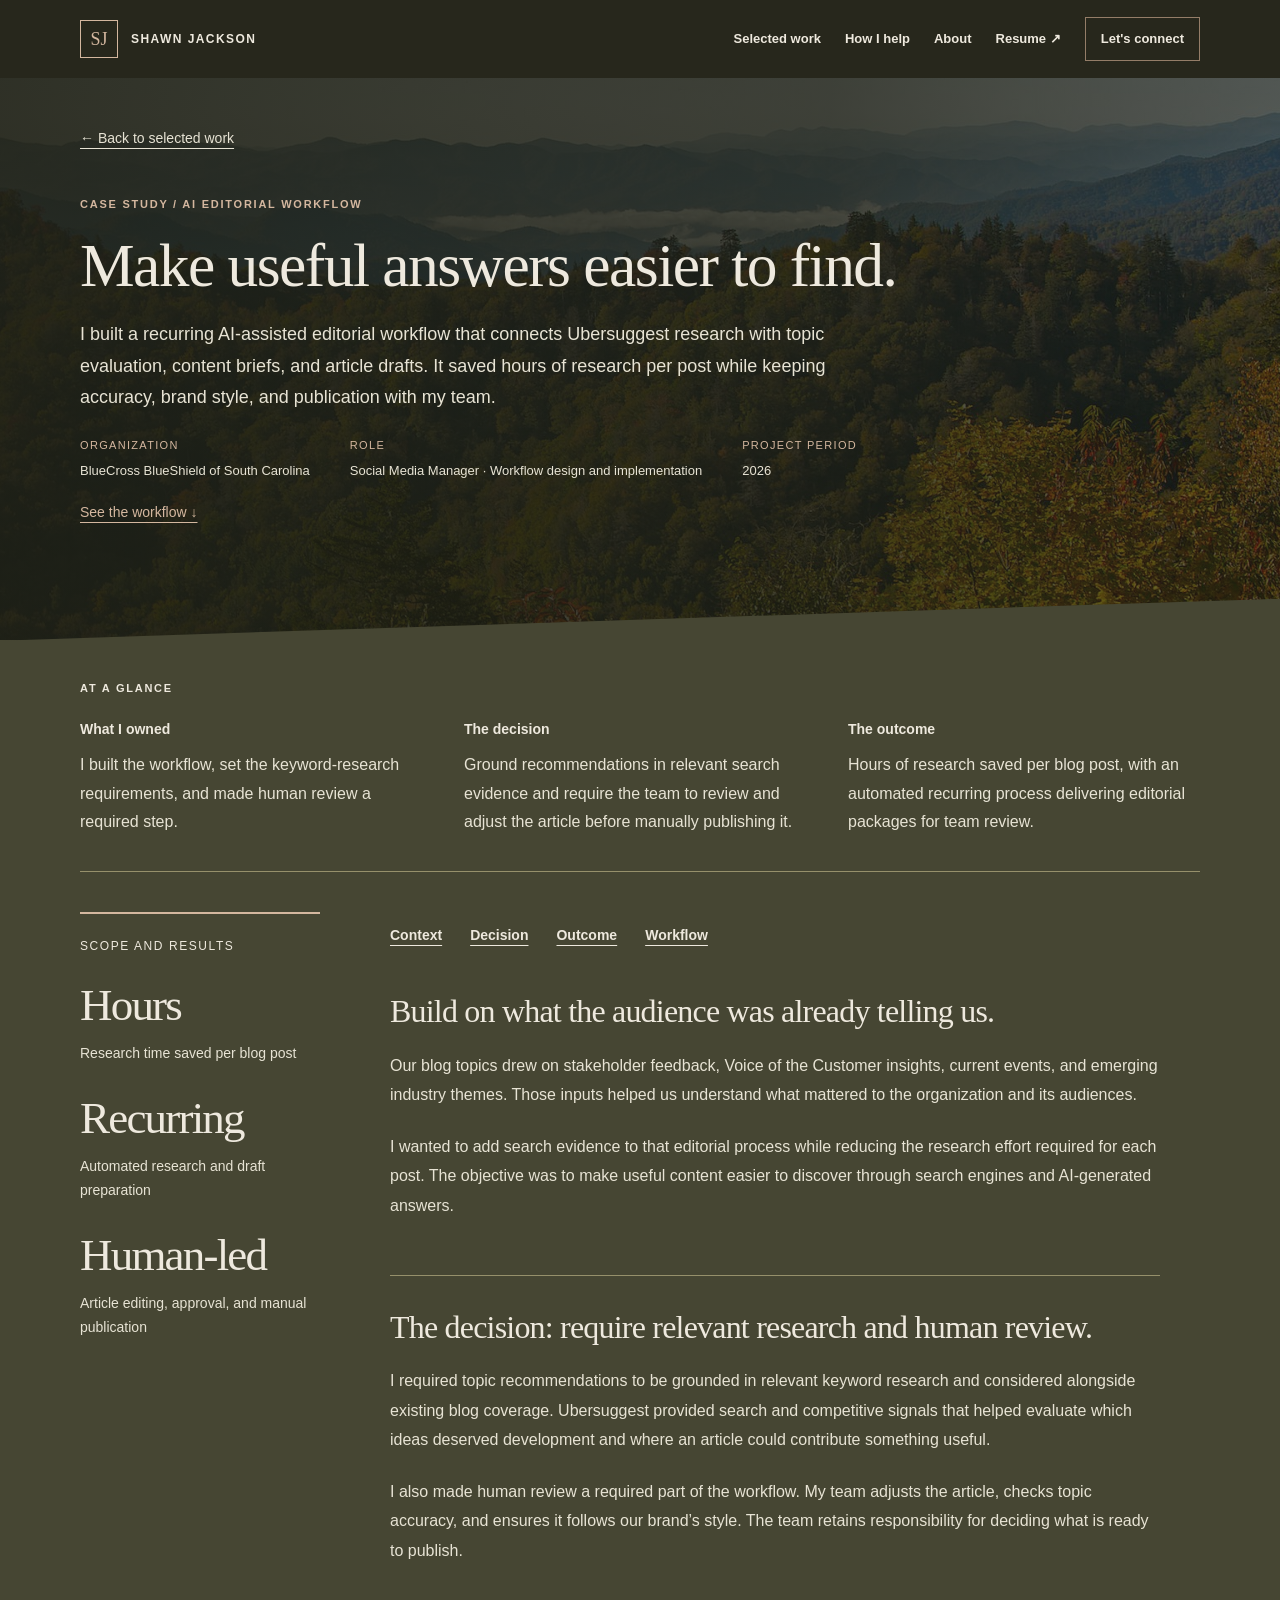
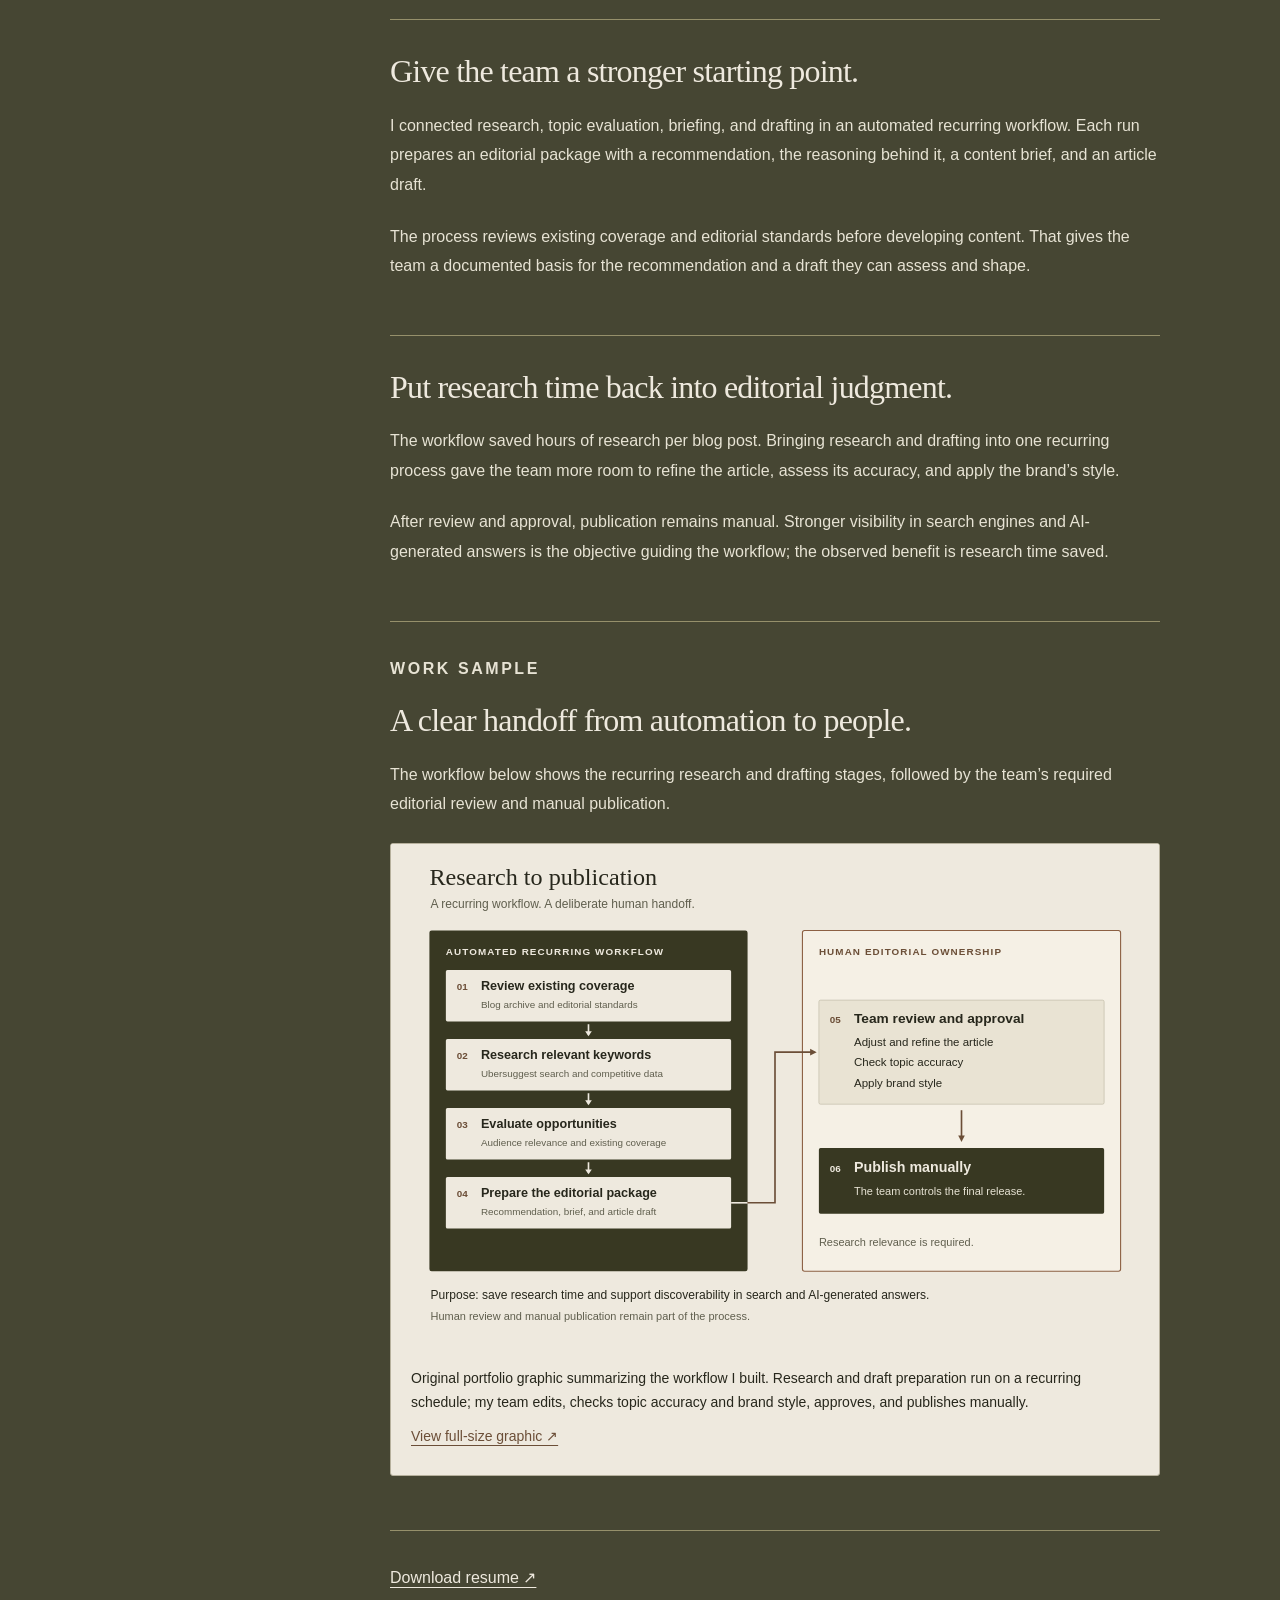
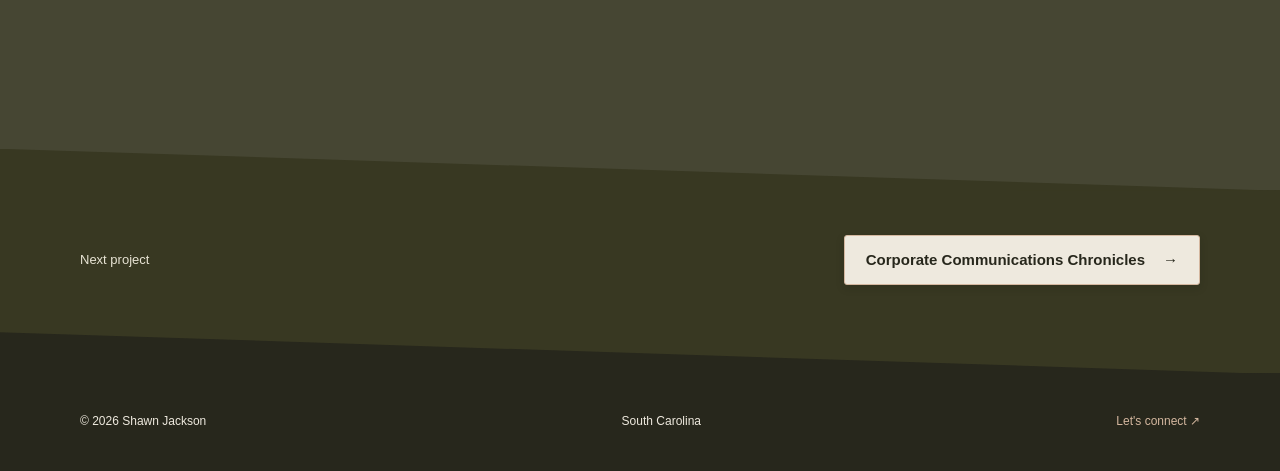
<file: case-studies/ai-content-workflow.html>
<!doctype html>
<html lang="en">
<head>
<!-- Google tag (gtag.js) -->
<script async src="https://www.googletagmanager.com/gtag/js?id=G-2E8MTGZ11D"></script>
<script>
  window.dataLayer = window.dataLayer || [];
  function gtag(){dataLayer.push(arguments);}
  gtag('js', new Date());
  gtag('config', 'G-2E8MTGZ11D');
</script>
<script defer src="/analytics.js?v=20261016-ga4"></script>

  <meta charset="utf-8">
<meta name="viewport" content="width=device-width, initial-scale=1">
  <title>AI Editorial Workflow &amp; Marketing Operations | Shawn Jackson</title>
<meta name="description" content="An automated editorial workflow connecting Ubersuggest keyword research with topic evaluation and drafting, saving hours of research per post with human review and manual publishing.">
  <meta name="theme-color" content="#303d2e">
<meta property="og:title" content="AI Editorial Workflow &amp; Marketing Operations | Shawn Jackson">
  <meta property="og:description" content="An automated editorial workflow connecting Ubersuggest keyword research with topic evaluation and drafting, saving hours of research per post with human review and manual publishing.">
<meta property="og:type" content="article">
  <link rel="icon" href="../assets/favicon.svg" type="image/svg+xml">
  <link rel="stylesheet" href="../styles.css">
<link rel="stylesheet" href="../theme.css">
<script src="../script.js" defer></script>
<link rel="stylesheet" href="../solid-state.css?v=20261031-development"><script src="../motion.js" defer></script><link rel="canonical" href="https://jacksonshawnt.github.io/case-studies/ai-content-workflow.html"><meta property="og:url" content="https://jacksonshawnt.github.io/case-studies/ai-content-workflow.html"><meta property="og:image" content="https://jacksonshawnt.github.io/assets/images/smoky-mountains.jpg"><meta property="og:image:alt" content="Early fall ridges and mist in Great Smoky Mountains National Park"><meta name="twitter:card" content="summary"></head>
<body class="solid-case" style="--case-olive:#464633">
<a class="skip-link" href="#main">Skip to content</a>
<header class="site-header"><div class="container nav-inner">
<a class="brand" href="../" aria-label="Shawn Jackson home"><span class="brand-mark" aria-hidden="true">SJ</span><span class="brand-name">Shawn Jackson</span></a><button class="menu-toggle" aria-expanded="false" aria-controls="primary-nav" type="button">Menu</button><nav class="nav-links" id="primary-nav" aria-label="Main navigation"><a href="../#work">Selected work</a><a href="../#expertise">How I help</a><a href="../#about">About</a><a href="../assets/shawn-jackson-resume.pdf">Resume ↗</a><a class="nav-contact" href="../#contact">Let's connect</a></nav>
</div></header>
<main id="main">
<section class="case-hero"><div class="container"><a class="breadcrumb" href="../#work">← Back to selected work</a>
<p class="eyebrow light">Case study / AI editorial workflow</p><h1>Make useful answers easier to find.</h1>
<p class="case-lead">I built a recurring AI-assisted editorial workflow that connects Ubersuggest research with topic evaluation, content briefs, and article drafts. It saved hours of research per post while keeping accuracy, brand style, and publication with my team.</p>
<div class="case-meta"><div><span>Organization</span>BlueCross BlueShield of South Carolina</div><div><span>Role</span>Social Media Manager · Workflow design and implementation</div><div><span>Project period</span>2026</div></div>
<a class="case-sample-jump" href="#work-sample">See the workflow ↓</a></div></section>
<div class="case-reading-panel"><section class="container case-brief" aria-labelledby="case-brief-heading"><h2 id="case-brief-heading" class="eyebrow">At a glance</h2>
<dl class="case-brief-grid"><div><dt>What I owned</dt><dd>I built the workflow, set the keyword-research requirements, and made human review a required step.</dd></div><div><dt>The decision</dt><dd>Ground recommendations in relevant search evidence and require the team to review and adjust the article before manually publishing it.</dd></div><div><dt>The outcome</dt><dd>Hours of research saved per blog post, with an automated recurring process delivering editorial packages for team review.</dd></div></dl></section>
<div class="container case-body"><aside class="case-aside" aria-label="Scope and results"><h2>Scope and results</h2><div><strong class="case-stat">Hours</strong><p class="case-stat-label">Research time saved per blog post</p></div><div><strong class="case-stat">Recurring</strong><p class="case-stat-label">Automated research and draft preparation</p></div><div><strong class="case-stat">Human-led</strong><p class="case-stat-label">Article editing, approval, and manual publication</p></div></aside>
<div class="case-content"><nav class="case-section-nav" aria-label="On this page"><a href="#context">Context</a><a href="#decision">Decision</a><a href="#outcome">Outcome</a><a href="#work-sample">Workflow</a></nav>
<section id="context" class="reveal"><h2>Build on what the audience was already telling us.</h2>
<p>Our blog topics drew on stakeholder feedback, Voice of the Customer insights, current events, and emerging industry themes. Those inputs helped us understand what mattered to the organization and its audiences.</p>
<p>I wanted to add search evidence to that editorial process while reducing the research effort required for each post. The objective was to make useful content easier to discover through search engines and AI-generated answers.</p></section>
<section id="decision" class="reveal"><h2>The decision: require relevant research and human review.</h2>
<p>I required topic recommendations to be grounded in relevant keyword research and considered alongside existing blog coverage. Ubersuggest provided search and competitive signals that helped evaluate which ideas deserved development and where an article could contribute something useful.</p>
<p>I also made human review a required part of the workflow. My team adjusts the article, checks topic accuracy, and ensures it follows our brand’s style. The team retains responsibility for deciding what is ready to publish.</p></section>
<section class="reveal"><h2>Give the team a stronger starting point.</h2>
<p>I connected research, topic evaluation, briefing, and drafting in an automated recurring workflow. Each run prepares an editorial package with a recommendation, the reasoning behind it, a content brief, and an article draft.</p>
<p>The process reviews existing coverage and editorial standards before developing content. That gives the team a documented basis for the recommendation and a draft they can assess and shape.</p></section>
<section id="outcome" class="reveal"><h2>Put research time back into editorial judgment.</h2>
<p>The workflow saved hours of research per blog post. Bringing research and drafting into one recurring process gave the team more room to refine the article, assess its accuracy, and apply the brand’s style.</p>
<p>After review and approval, publication remains manual. Stronger visibility in search engines and AI-generated answers is the objective guiding the workflow; the observed benefit is research time saved.</p></section>
<section id="work-sample" class="reveal"><p class="eyebrow">Work sample</p><h2>A clear handoff from automation to people.</h2>
<p>The workflow below shows the recurring research and drafting stages, followed by the team’s required editorial review and manual publication.</p>
<figure class="work-sample ai-workflow-sample"><a class="sample-image-link" href="../assets/work-samples/ai-editorial-workflow.svg" target="_blank" rel="noopener noreferrer" aria-label="Enlarge AI editorial workflow graphic" data-view-image=""><img src="../assets/work-samples/ai-editorial-workflow.svg" alt="Recurring workflow: review existing coverage, research relevant keywords with Ubersuggest, evaluate opportunities, prepare a brief and draft, hand off to team review for accuracy and brand style, then publish manually." width="1400" height="900" loading="lazy" decoding="async"></a><figcaption>Original portfolio graphic summarizing the workflow I built. Research and draft preparation run on a recurring schedule; my team edits, checks topic accuracy and brand style, approves, and publishes manually. <a href="../assets/work-samples/ai-editorial-workflow.svg" target="_blank" rel="noopener noreferrer" data-view-image="">View full-size graphic ↗</a></figcaption></figure></section>
<p><a href="../assets/shawn-jackson-resume.pdf">Download resume ↗</a></p></div></div></div>
<section class="case-next" aria-label="Next project"><div class="container"><p>Next project</p><a class="button secondary" href="corporate-communications.html">Corporate Communications Chronicles <span aria-hidden="true">→</span></a></div></section></main><footer class="site-footer"><div class="container footer-inner">
<p>© <span data-year>2026</span> Shawn Jackson</p>
<p>South Carolina</p>
<a href="../#contact">Let's connect ↗</a>
</div></footer>
</body>
</html>
</file>
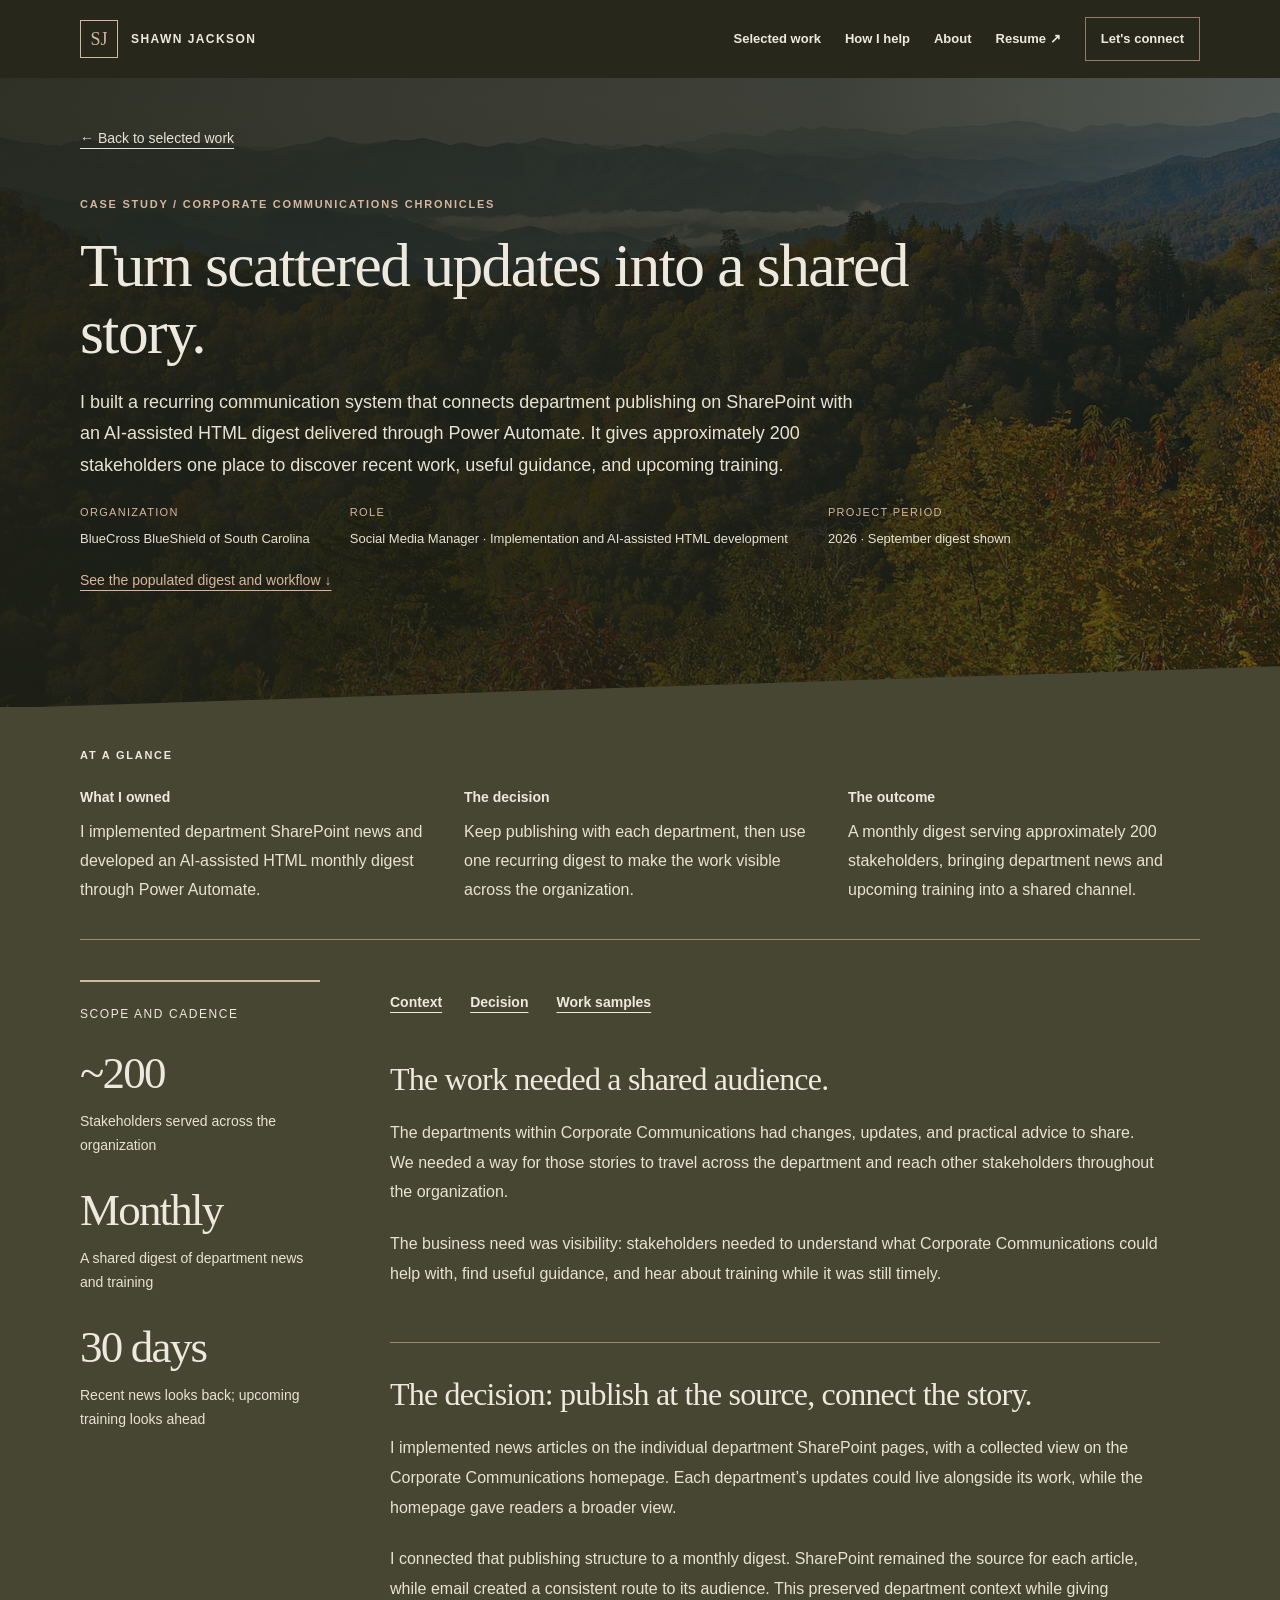
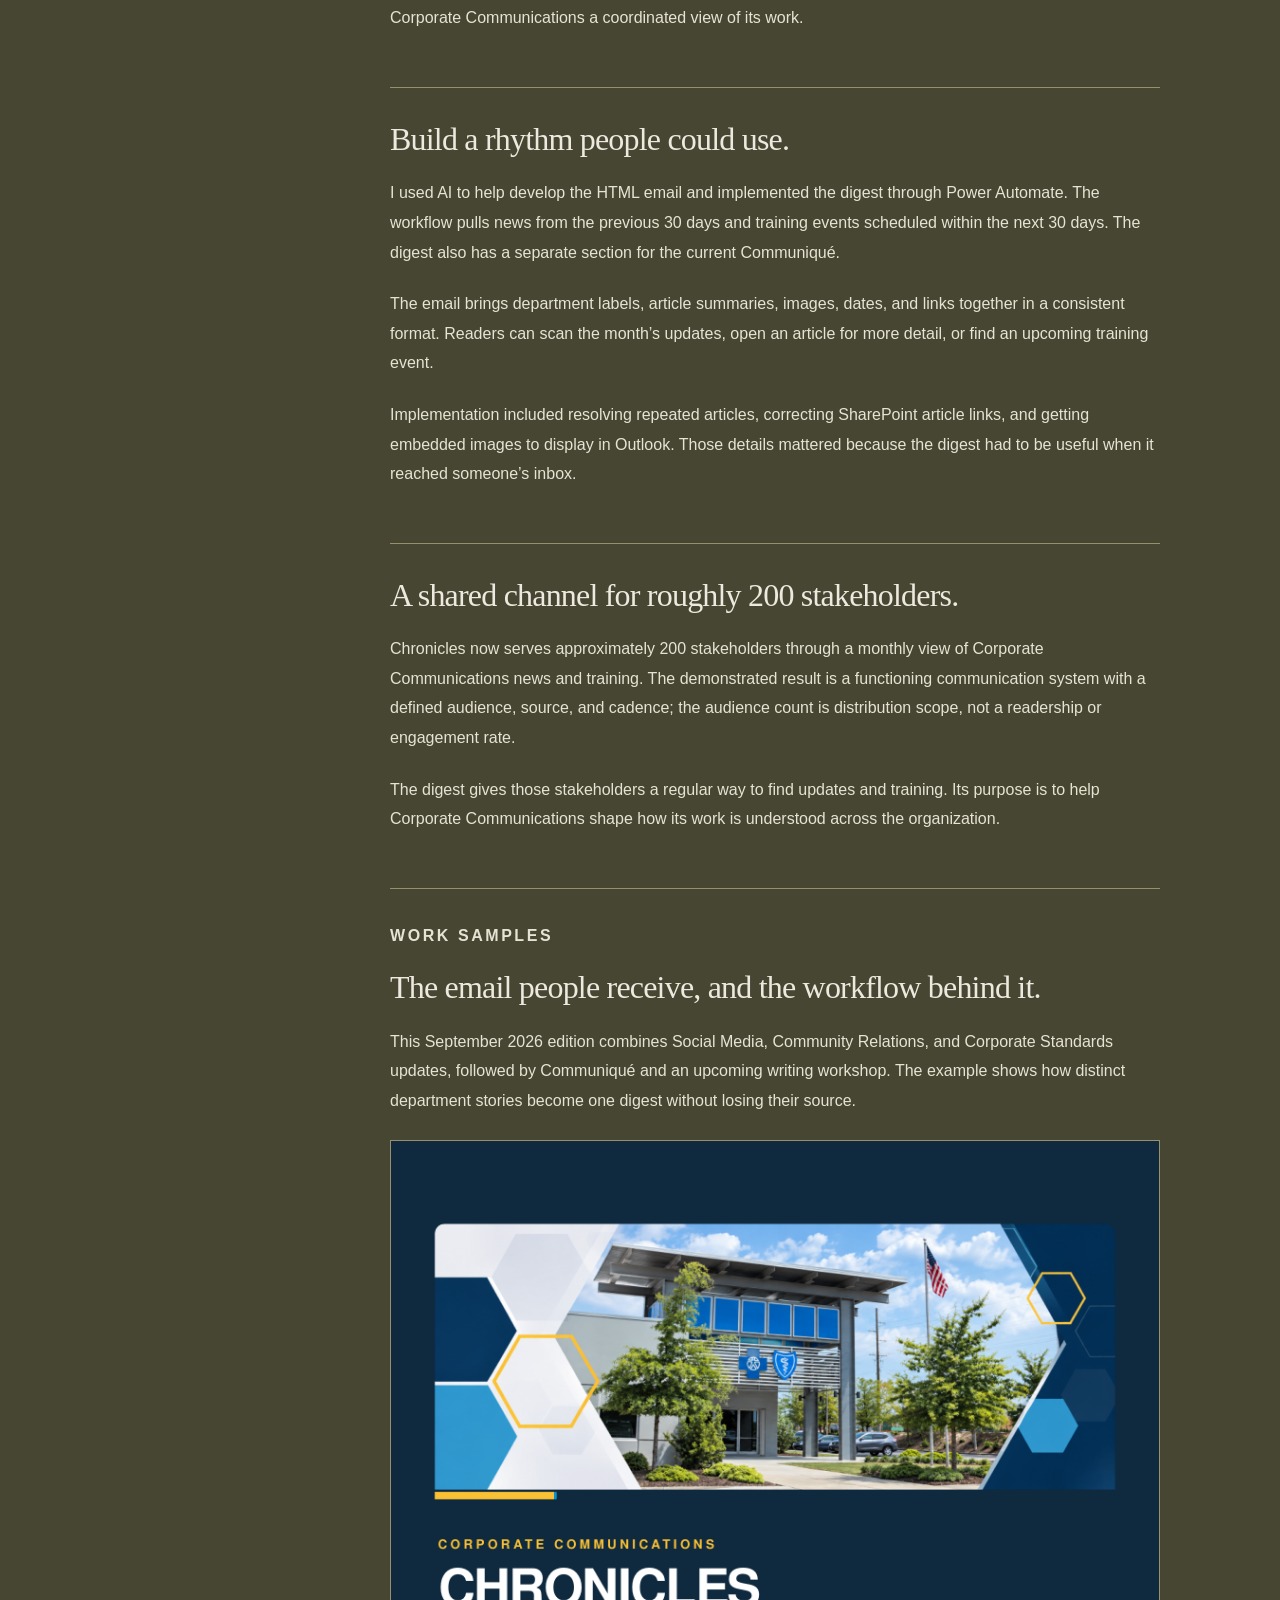
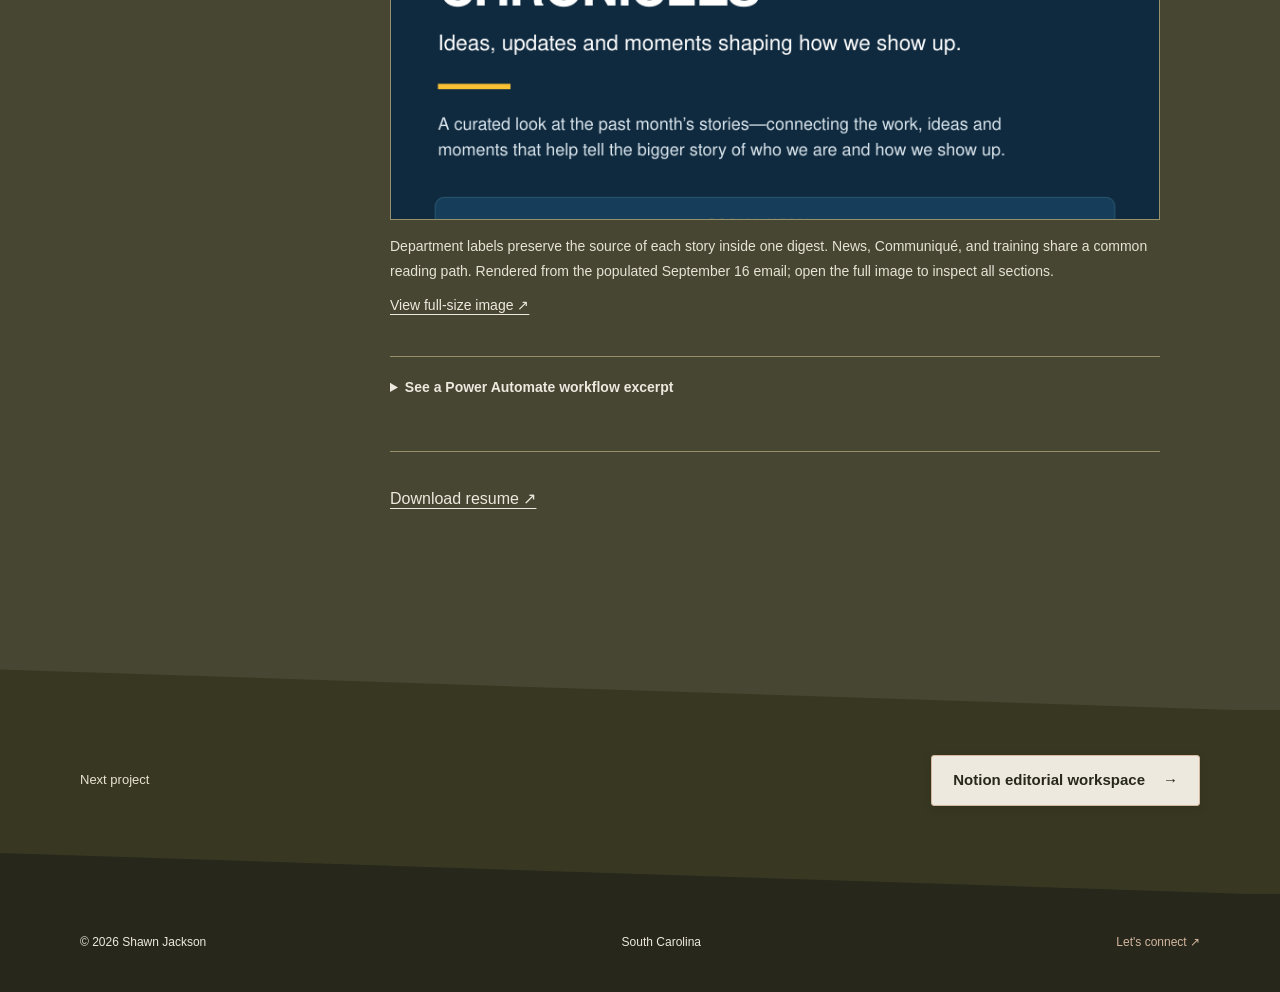
<file: case-studies/corporate-communications.html>
<!doctype html>
<html lang="en">
<head>
<!-- Google tag (gtag.js) -->
<script async src="https://www.googletagmanager.com/gtag/js?id=G-2E8MTGZ11D"></script>
<script>
  window.dataLayer = window.dataLayer || [];
  function gtag(){dataLayer.push(arguments);}
  gtag('js', new Date());
  gtag('config', 'G-2E8MTGZ11D');
</script>
<script defer src="/analytics.js?v=20261016-ga4"></script>

  <meta charset="utf-8">
<meta name="viewport" content="width=device-width, initial-scale=1">
  <title>Corporate Communications Publishing &amp; Automation | Shawn Jackson</title>
<meta name="description" content="SharePoint publishing and an AI-assisted Power Automate digest connecting department news and upcoming training for approximately 200 stakeholders.">
  <meta name="theme-color" content="#303d2e">
<meta property="og:title" content="Corporate Communications Publishing &amp; Automation | Shawn Jackson">
  <meta property="og:description" content="SharePoint publishing and an AI-assisted Power Automate digest connecting department news and upcoming training for approximately 200 stakeholders.">
<meta property="og:type" content="article">
  <link rel="icon" href="../assets/favicon.svg" type="image/svg+xml">
  <link rel="stylesheet" href="../styles.css">
<link rel="stylesheet" href="../theme.css">
<script src="../script.js" defer></script>
<link rel="stylesheet" href="../solid-state.css?v=20261019-executive-bronze"><script src="../motion.js" defer></script><link rel="canonical" href="https://jacksonshawnt.github.io/case-studies/corporate-communications.html"><meta property="og:url" content="https://jacksonshawnt.github.io/case-studies/corporate-communications.html"><meta property="og:image" content="https://jacksonshawnt.github.io/assets/images/smoky-mountains.jpg"><meta property="og:image:alt" content="Early fall ridges and mist in Great Smoky Mountains National Park"><meta name="twitter:card" content="summary"></head>
<body class="solid-case" style="--case-olive:#464633">
<a class="skip-link" href="#main">Skip to content</a>
<header class="site-header"><div class="container nav-inner">
<a class="brand" href="../" aria-label="Shawn Jackson home"><span class="brand-mark" aria-hidden="true">SJ</span><span class="brand-name">Shawn Jackson</span></a><button class="menu-toggle" aria-expanded="false" aria-controls="primary-nav" type="button">Menu</button><nav class="nav-links" id="primary-nav" aria-label="Main navigation"><a href="../#work">Selected work</a><a href="../#expertise">How I help</a><a href="../#about">About</a><a href="../assets/shawn-jackson-resume.pdf">Resume ↗</a><a class="nav-contact" href="../#contact">Let's connect</a></nav>
</div></header>
<main id="main">
  <section class="case-hero"><div class="container">
    <a class="breadcrumb" href="../#work">← Back to selected work</a>
    <p class="eyebrow light">Case study / Corporate Communications Chronicles</p>
<h1>Turn scattered updates into a shared story.</h1>
    <p class="case-lead">I built a recurring communication system that connects department publishing on SharePoint with an AI-assisted HTML digest delivered through Power Automate. It gives approximately 200 stakeholders one place to discover recent work, useful guidance, and upcoming training.</p>
    <div class="case-meta">
<div>
<span>Organization</span>BlueCross BlueShield of South Carolina</div>
<div>
<span>Role</span>Social Media Manager · Implementation and AI-assisted HTML development</div>
<div>
<span>Project period</span>2026 · September digest shown</div>
</div>
    <a class="case-sample-jump" href="#work-sample">See the populated digest and workflow ↓</a>
  </div></section>
  <div class="case-reading-panel"><section class="container case-brief" aria-labelledby="case-brief-heading"><h2 id="case-brief-heading" class="eyebrow">At a glance</h2>
<dl class="case-brief-grid">
<div>
<dt>What I owned</dt>
<dd>I implemented department SharePoint news and developed an AI-assisted HTML monthly digest through Power Automate.</dd>
</div>
<div>
<dt>The decision</dt>
<dd>Keep publishing with each department, then use one recurring digest to make the work visible across the organization.</dd>
</div>
<div>
<dt>The outcome</dt>
<dd>A monthly digest serving approximately 200 stakeholders, bringing department news and upcoming training into a shared channel.</dd>
</div>
</dl></section><div class="container case-body">
    <aside class="case-aside" aria-label="Scope and results"><h2>Scope and cadence</h2>
<div>
<strong class="case-stat">~200</strong><p class="case-stat-label">Stakeholders served across the organization</p>
</div>
<div>
<strong class="case-stat">Monthly</strong><p class="case-stat-label">A shared digest of department news and training</p>
</div>
<div>
<strong class="case-stat">30 days</strong><p class="case-stat-label">Recent news looks back; upcoming training looks ahead</p>
</div></aside>
    <div class="case-content">
<nav class="case-section-nav" aria-label="On this page"><a href="#context">Context</a><a href="#decision">Decision</a><a href="#work-sample">Work samples</a></nav><section id="context" class="reveal"><h2>The work needed a shared audience.</h2>
<p>The departments within Corporate Communications had changes, updates, and practical advice to share. We needed a way for those stories to travel across the department and reach other stakeholders throughout the organization.</p>
<p>The business need was visibility: stakeholders needed to understand what Corporate Communications could help with, find useful guidance, and hear about training while it was still timely.</p></section><section id="decision" class="reveal"><h2>The decision: publish at the source, connect the story.</h2>
<p>I implemented news articles on the individual department SharePoint pages, with a collected view on the Corporate Communications homepage. Each department’s updates could live alongside its work, while the homepage gave readers a broader view.</p>
<p>I connected that publishing structure to a monthly digest. SharePoint remained the source for each article, while email created a consistent route to its audience. This preserved department context while giving Corporate Communications a coordinated view of its work.</p></section><section class="reveal"><h2>Build a rhythm people could use.</h2>
<p>I used AI to help develop the HTML email and implemented the digest through Power Automate. The workflow pulls news from the previous 30 days and training events scheduled within the next 30 days. The digest also has a separate section for the current Communiqué.</p>
<p>The email brings department labels, article summaries, images, dates, and links together in a consistent format. Readers can scan the month’s updates, open an article for more detail, or find an upcoming training event.</p>
<p>Implementation included resolving repeated articles, correcting SharePoint article links, and getting embedded images to display in Outlook. Those details mattered because the digest had to be useful when it reached someone’s inbox.</p></section><section class="reveal"><h2>A shared channel for roughly 200 stakeholders.</h2>
<p>Chronicles now serves approximately 200 stakeholders through a monthly view of Corporate Communications news and training. The demonstrated result is a functioning communication system with a defined audience, source, and cadence; the audience count is distribution scope, not a readership or engagement rate.</p>
<p>The digest gives those stakeholders a regular way to find updates and training. Its purpose is to help Corporate Communications shape how its work is understood across the organization.</p></section><section id="work-sample" class="reveal"><p class="eyebrow">Work samples</p>
<h2>The email people receive, and the workflow behind it.</h2>
<p>This September 2026 edition combines Social Media, Community Relations, and Corporate Standards updates, followed by Communiqué and an upcoming writing workshop. The example shows how distinct department stories become one digest without losing their source.</p>
<figure class="work-sample digest-sample"><a class="sample-image-link" href="../assets/work-samples/chronicles-september-2026.png" target="_blank" rel="noopener noreferrer" aria-label="View work sample at full size" data-view-image=""><img src="../assets/work-samples/chronicles-september-2026.png" alt="Populated September 2026 Corporate Communications Chronicles email with department articles, Communiqué, and upcoming training" width="810" height="3851" loading="lazy" decoding="async"></a><figcaption>Department labels preserve the source of each story inside one digest. News, Communiqué, and training share a common reading path. Rendered from the populated September 16 email; open the full image to inspect all sections. <a href="../assets/work-samples/chronicles-september-2026.png" target="_blank" rel="noopener noreferrer" data-view-image="">View full-size image ↗</a></figcaption></figure><details class="workflow-detail"><summary>See a Power Automate workflow excerpt</summary><figure class="work-sample "><a class="sample-image-link" href="../assets/work-samples/chronicles-workflow.png" target="_blank" rel="noopener noreferrer" aria-label="View work sample at full size" data-view-image=""><img src="../assets/work-samples/chronicles-workflow.png" alt="Power Automate workflow excerpt showing the 30-day window, SharePoint retrieval, and initialization of news, Communiqué, and event sections" width="2048" height="1663" loading="lazy" decoding="async"></a><figcaption>The visible date-window and section-preparation steps connect SharePoint content with the recurring digest. This screenshot is a partial workflow view, not proof of a complete production run. <a href="../assets/work-samples/chronicles-workflow.png" target="_blank" rel="noopener noreferrer" data-view-image="">View full-size image ↗</a></figcaption></figure></details></section><p><a href="../assets/shawn-jackson-resume.pdf">Download resume ↗</a></p>
</div>
</div>
  </div><section class="case-next" aria-label="Next project"><div class="container">
<p>Next project</p>
<a class="button secondary" href="marketing-operations.html">Notion editorial workspace <span aria-hidden="true">→</span></a>
</div></section>
</main><footer class="site-footer"><div class="container footer-inner">
<p>© <span data-year>2026</span> Shawn Jackson</p>
<p>South Carolina</p>
<a href="../#contact">Let's connect ↗</a>
</div></footer>
</body>
</html>
</file>
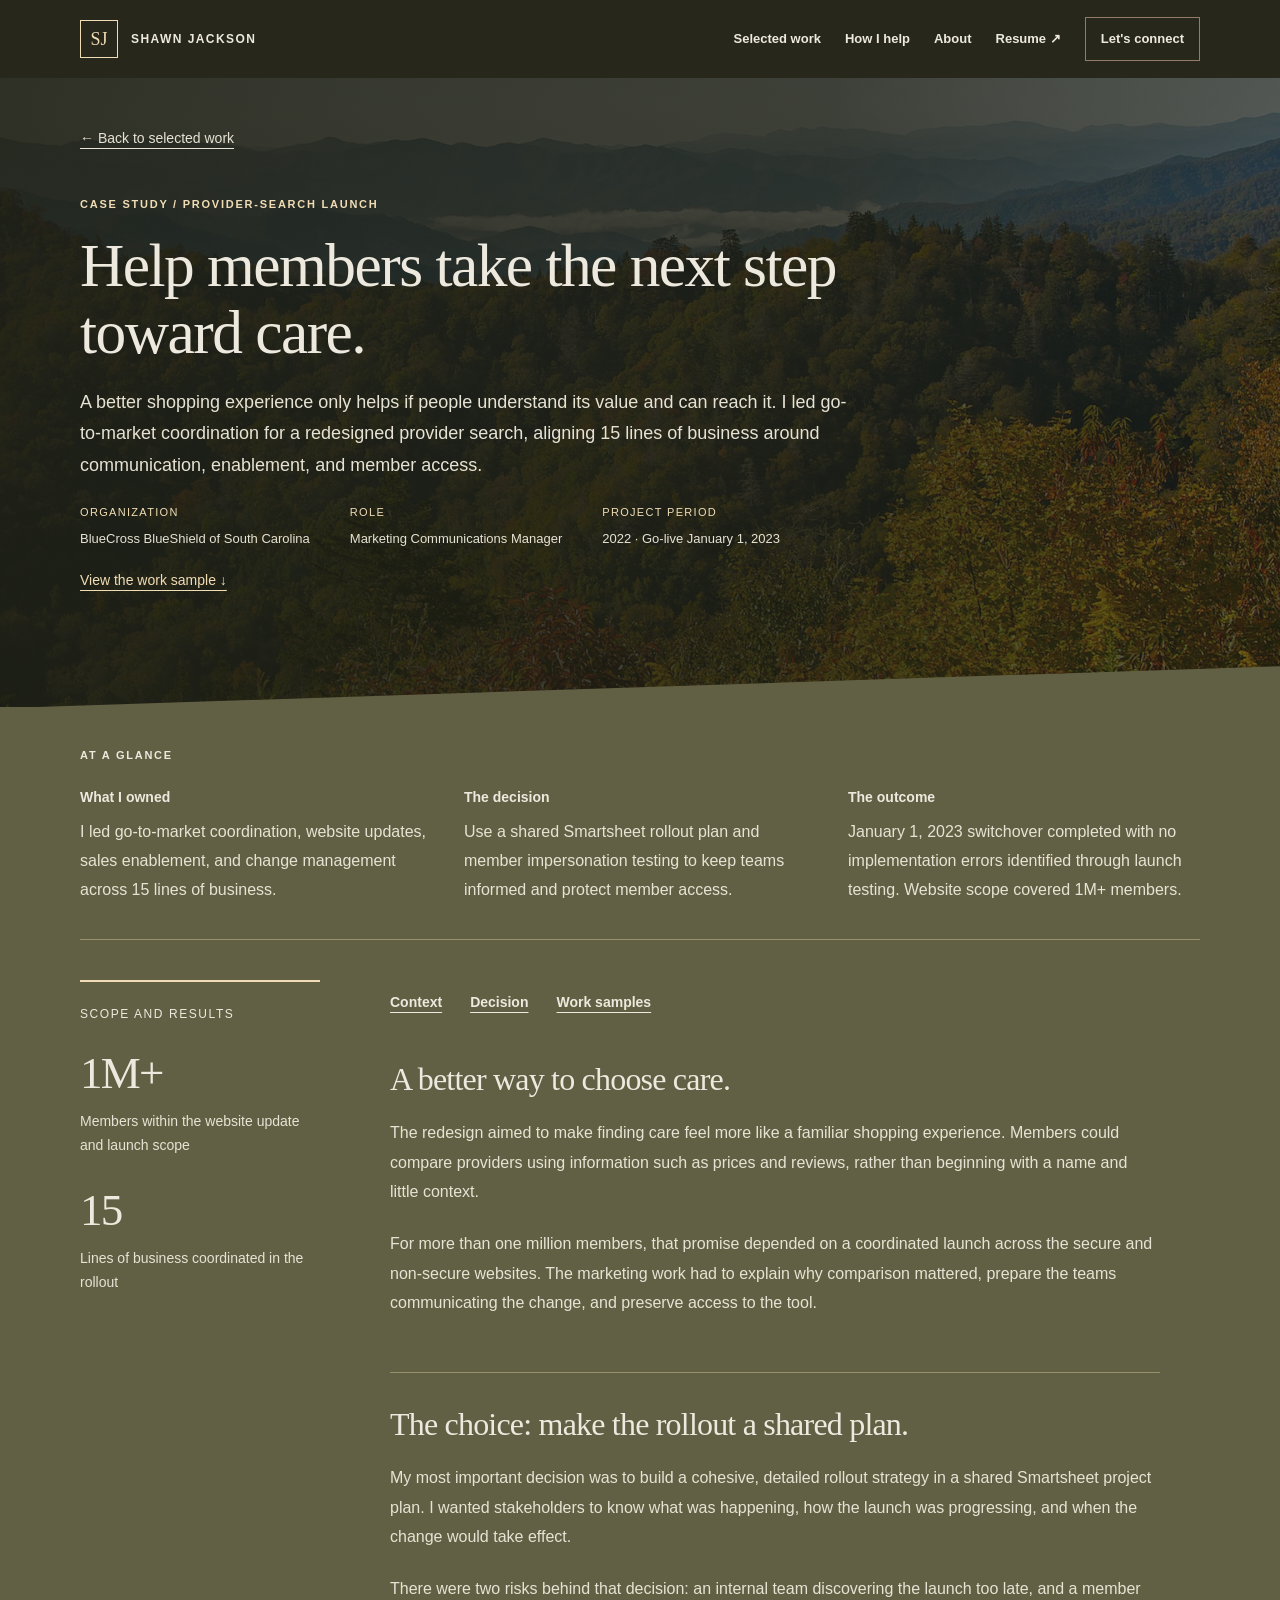
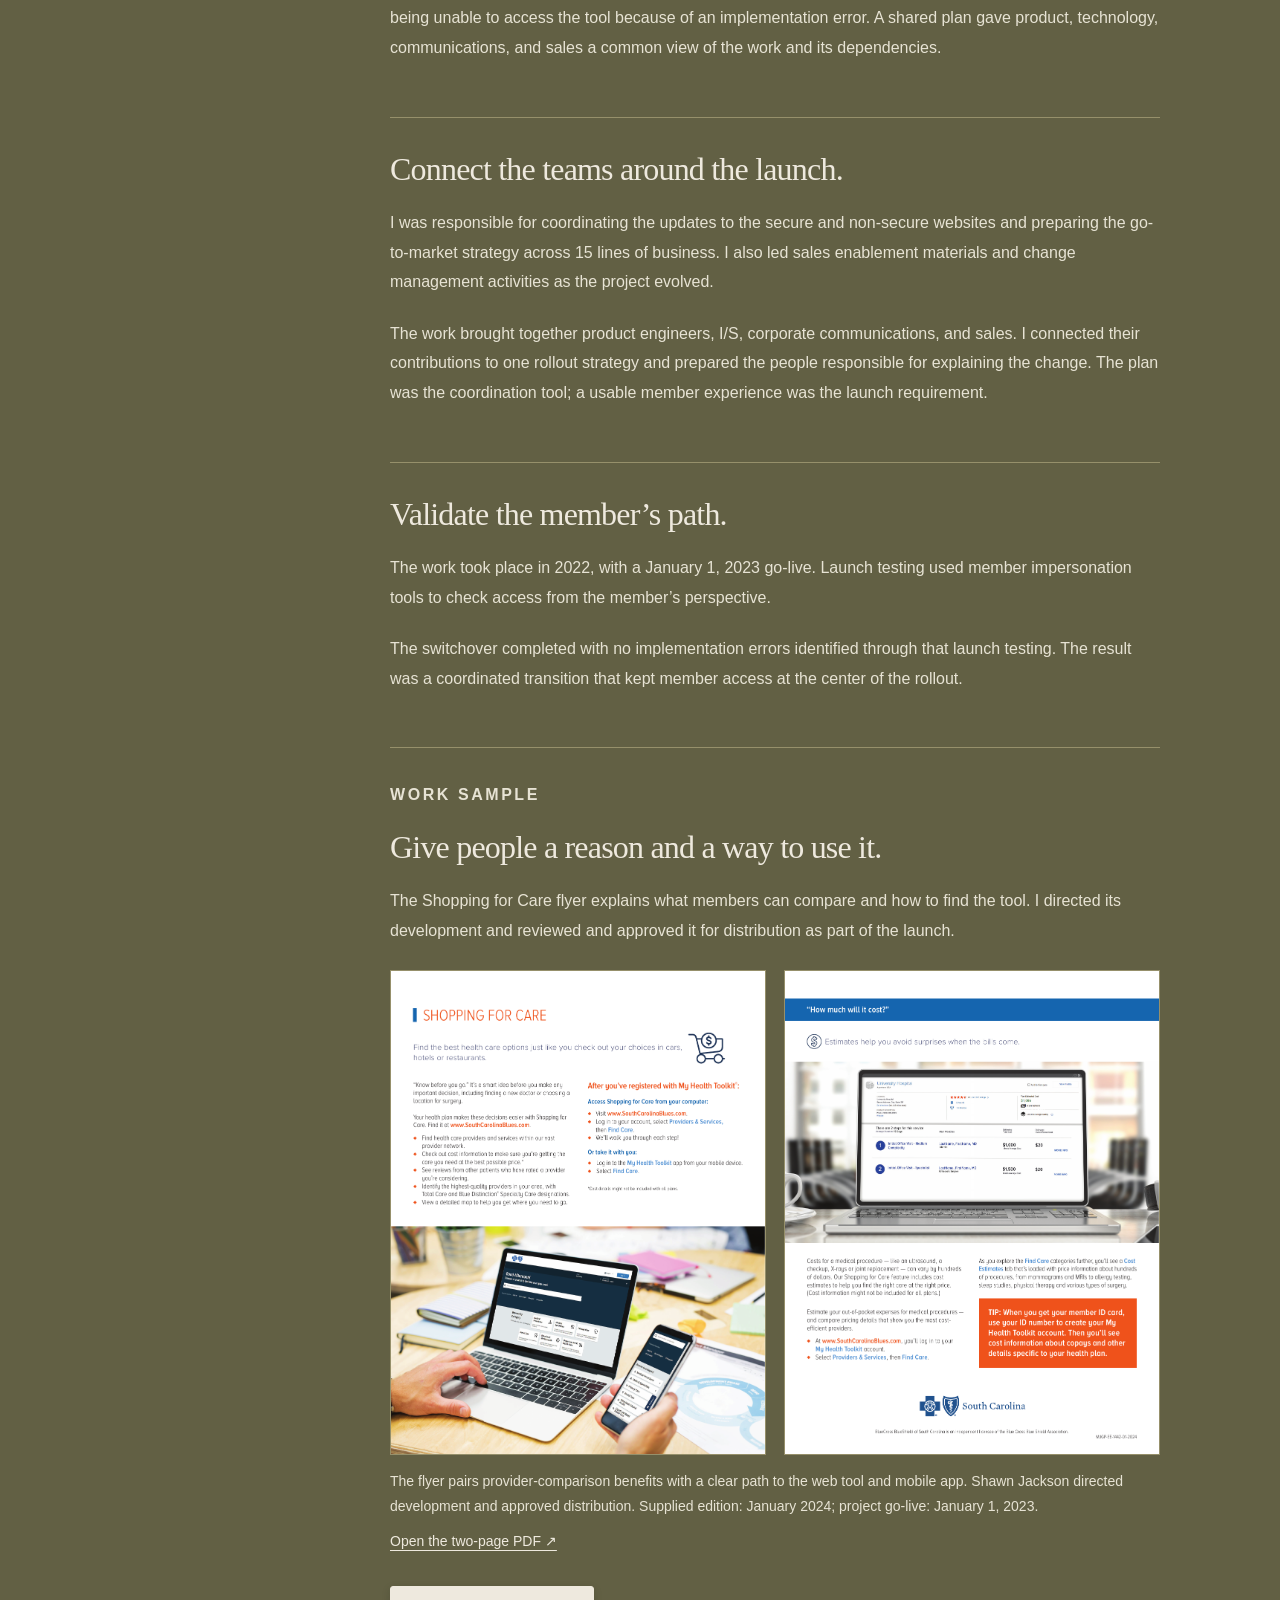
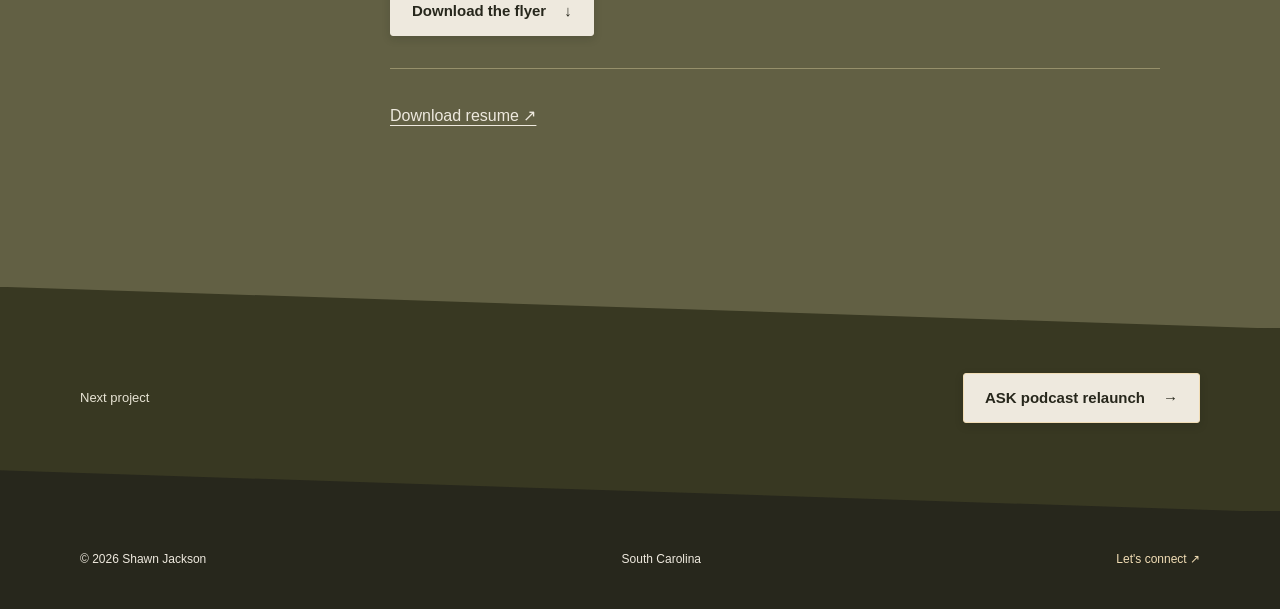
<file: case-studies/digital-adoption.html>
<!doctype html>
<html lang="en">
<head>
<!-- Google tag (gtag.js) -->
<script async src="https://www.googletagmanager.com/gtag/js?id=G-2E8MTGZ11D"></script>
<script>
  window.dataLayer = window.dataLayer || [];
  function gtag(){dataLayer.push(arguments);}
  gtag('js', new Date());
  gtag('config', 'G-2E8MTGZ11D');
</script>
<script defer src="/analytics.js?v=20261016-ga4"></script>

  <meta charset="utf-8">
<meta name="viewport" content="width=device-width, initial-scale=1">
  <title>Provider Search Go-to-Market Leadership | Shawn Jackson</title>
<meta name="description" content="Cross-functional go-to-market coordination across 15 lines of business for a redesigned provider-search experience serving more than one million members.">
  <meta name="theme-color" content="#303d2e">
<meta property="og:title" content="Provider Search Go-to-Market Leadership | Shawn Jackson">
  <meta property="og:description" content="Cross-functional go-to-market coordination across 15 lines of business for a redesigned provider-search experience serving more than one million members.">
<meta property="og:type" content="article">
  <link rel="icon" href="../assets/favicon.svg" type="image/svg+xml">
  <link rel="stylesheet" href="../styles.css">
<link rel="stylesheet" href="../theme.css">
<script src="../script.js" defer></script>
<link rel="stylesheet" href="../solid-state.css?v=20261019-executive-bronze"><script src="../motion.js" defer></script><link rel="canonical" href="https://jacksonshawnt.github.io/case-studies/digital-adoption.html"><meta property="og:url" content="https://jacksonshawnt.github.io/case-studies/digital-adoption.html"><meta property="og:image" content="https://jacksonshawnt.github.io/assets/images/smoky-mountains.jpg"><meta property="og:image:alt" content="Early fall ridges and mist in Great Smoky Mountains National Park"><meta name="twitter:card" content="summary"></head>
<body class="solid-case" style="--case-olive:#626044;--brass:#f1ddb5">
<a class="skip-link" href="#main">Skip to content</a>
<header class="site-header"><div class="container nav-inner">
<a class="brand" href="../" aria-label="Shawn Jackson home"><span class="brand-mark" aria-hidden="true">SJ</span><span class="brand-name">Shawn Jackson</span></a><button class="menu-toggle" aria-expanded="false" aria-controls="primary-nav" type="button">Menu</button><nav class="nav-links" id="primary-nav" aria-label="Main navigation"><a href="../#work">Selected work</a><a href="../#expertise">How I help</a><a href="../#about">About</a><a href="../assets/shawn-jackson-resume.pdf">Resume ↗</a><a class="nav-contact" href="../#contact">Let's connect</a></nav>
</div></header>
<main id="main">
  <section class="case-hero"><div class="container">
    <a class="breadcrumb" href="../#work">← Back to selected work</a>
    <p class="eyebrow light">Case study / Provider-search launch</p>
<h1>Help members take the next step toward care.</h1>
    <p class="case-lead">A better shopping experience only helps if people understand its value and can reach it. I led go-to-market coordination for a redesigned provider search, aligning 15 lines of business around communication, enablement, and member access.</p>
    <div class="case-meta">
<div>
<span>Organization</span>BlueCross BlueShield of South Carolina</div>
<div>
<span>Role</span>Marketing Communications Manager</div>
<div>
<span>Project period</span>2022 · Go-live January 1, 2023</div>
</div>
    <a class="case-sample-jump" href="#work-sample">View the work sample ↓</a>
  </div></section>
  <div class="case-reading-panel"><section class="container case-brief" aria-labelledby="case-brief-heading"><h2 id="case-brief-heading" class="eyebrow">At a glance</h2>
<dl class="case-brief-grid">
<div>
<dt>What I owned</dt>
<dd>I led go-to-market coordination, website updates, sales enablement, and change management across 15 lines of business.</dd>
</div>
<div>
<dt>The decision</dt>
<dd>Use a shared Smartsheet rollout plan and member impersonation testing to keep teams informed and protect member access.</dd>
</div>
<div>
<dt>The outcome</dt>
<dd>January 1, 2023 switchover completed with no implementation errors identified through launch testing. Website scope covered 1M+ members.</dd>
</div>
</dl></section><div class="container case-body">
    <aside class="case-aside" aria-label="Scope and results"><h2>Scope and results</h2>
<div>
<strong class="case-stat">1M+</strong><p class="case-stat-label">Members within the website update and launch scope</p>
</div>
<div>
<strong class="case-stat">15</strong><p class="case-stat-label">Lines of business coordinated in the rollout</p>
</div></aside>
    <div class="case-content">
<nav class="case-section-nav" aria-label="On this page"><a href="#context">Context</a><a href="#decision">Decision</a><a href="#work-sample">Work samples</a></nav><section id="context" class="reveal"><h2>A better way to choose care.</h2>
<p>The redesign aimed to make finding care feel more like a familiar shopping experience. Members could compare providers using information such as prices and reviews, rather than beginning with a name and little context.</p>
<p>For more than one million members, that promise depended on a coordinated launch across the secure and non-secure websites. The marketing work had to explain why comparison mattered, prepare the teams communicating the change, and preserve access to the tool.</p></section><section id="decision" class="reveal"><h2>The choice: make the rollout a shared plan.</h2>
<p>My most important decision was to build a cohesive, detailed rollout strategy in a shared Smartsheet project plan. I wanted stakeholders to know what was happening, how the launch was progressing, and when the change would take effect.</p>
<p>There were two risks behind that decision: an internal team discovering the launch too late, and a member being unable to access the tool because of an implementation error. A shared plan gave product, technology, communications, and sales a common view of the work and its dependencies.</p></section><section class="reveal"><h2>Connect the teams around the launch.</h2>
<p>I was responsible for coordinating the updates to the secure and non-secure websites and preparing the go-to-market strategy across 15 lines of business. I also led sales enablement materials and change management activities as the project evolved.</p>
<p>The work brought together product engineers, I/S, corporate communications, and sales. I connected their contributions to one rollout strategy and prepared the people responsible for explaining the change. The plan was the coordination tool; a usable member experience was the launch requirement.</p></section><section class="reveal"><h2>Validate the member’s path.</h2>
<p>The work took place in 2022, with a January 1, 2023 go-live. Launch testing used member impersonation tools to check access from the member’s perspective.</p>
<p>The switchover completed with no implementation errors identified through that launch testing. The result was a coordinated transition that kept member access at the center of the rollout.</p></section><section id="work-sample" class="reveal"><p class="eyebrow">Work sample</p>
<h2>Give people a reason and a way to use it.</h2>
<p>The Shopping for Care flyer explains what members can compare and how to find the tool. I directed its development and reviewed and approved it for distribution as part of the launch.</p>
<figure class="work-sample"><div class="flyer-pages">
<a class="sample-image-link" href="../assets/work-samples/shopping-for-care-page-1.png" target="_blank" rel="noopener noreferrer" aria-label="View work sample at full size" data-view-image=""><img src="../assets/work-samples/shopping-for-care-page-1.png" alt="Shopping for Care flyer, page one: provider comparison features and instructions to find the tool online." width="1005" height="1300" loading="lazy" decoding="async"></a><a class="sample-image-link" href="../assets/work-samples/shopping-for-care-page-2.png" target="_blank" rel="noopener noreferrer" aria-label="View work sample at full size" data-view-image=""><img src="../assets/work-samples/shopping-for-care-page-2.png" alt="Shopping for Care flyer, page two: using the mobile app and examples of provider search results." width="1005" height="1300" loading="lazy" decoding="async"></a>
</div>
<figcaption>The flyer pairs provider-comparison benefits with a clear path to the web tool and mobile app. Shawn Jackson directed development and approved distribution. Supplied edition: January 2024; project go-live: January 1, 2023. <a href="../assets/work-samples/shopping-for-care.pdf" target="_blank" rel="noopener noreferrer">Open the two-page PDF ↗</a></figcaption></figure><a class="button secondary" href="../assets/work-samples/shopping-for-care.pdf" download>Download the flyer <span aria-hidden="true">↓</span></a></section><p><a href="../assets/shawn-jackson-resume.pdf">Download resume ↗</a></p>
</div>
  </div>
  </div><section class="case-next" aria-label="Next project"><div class="container">
<p>Next project</p>
<a class="button secondary" href="podcast-relaunch.html">ASK podcast relaunch <span aria-hidden="true">→</span></a>
</div></section>
</main><footer class="site-footer"><div class="container footer-inner">
<p>© <span data-year>2026</span> Shawn Jackson</p>
<p>South Carolina</p>
<a href="../#contact">Let's connect ↗</a>
</div></footer>
</body>
</html>
</file>
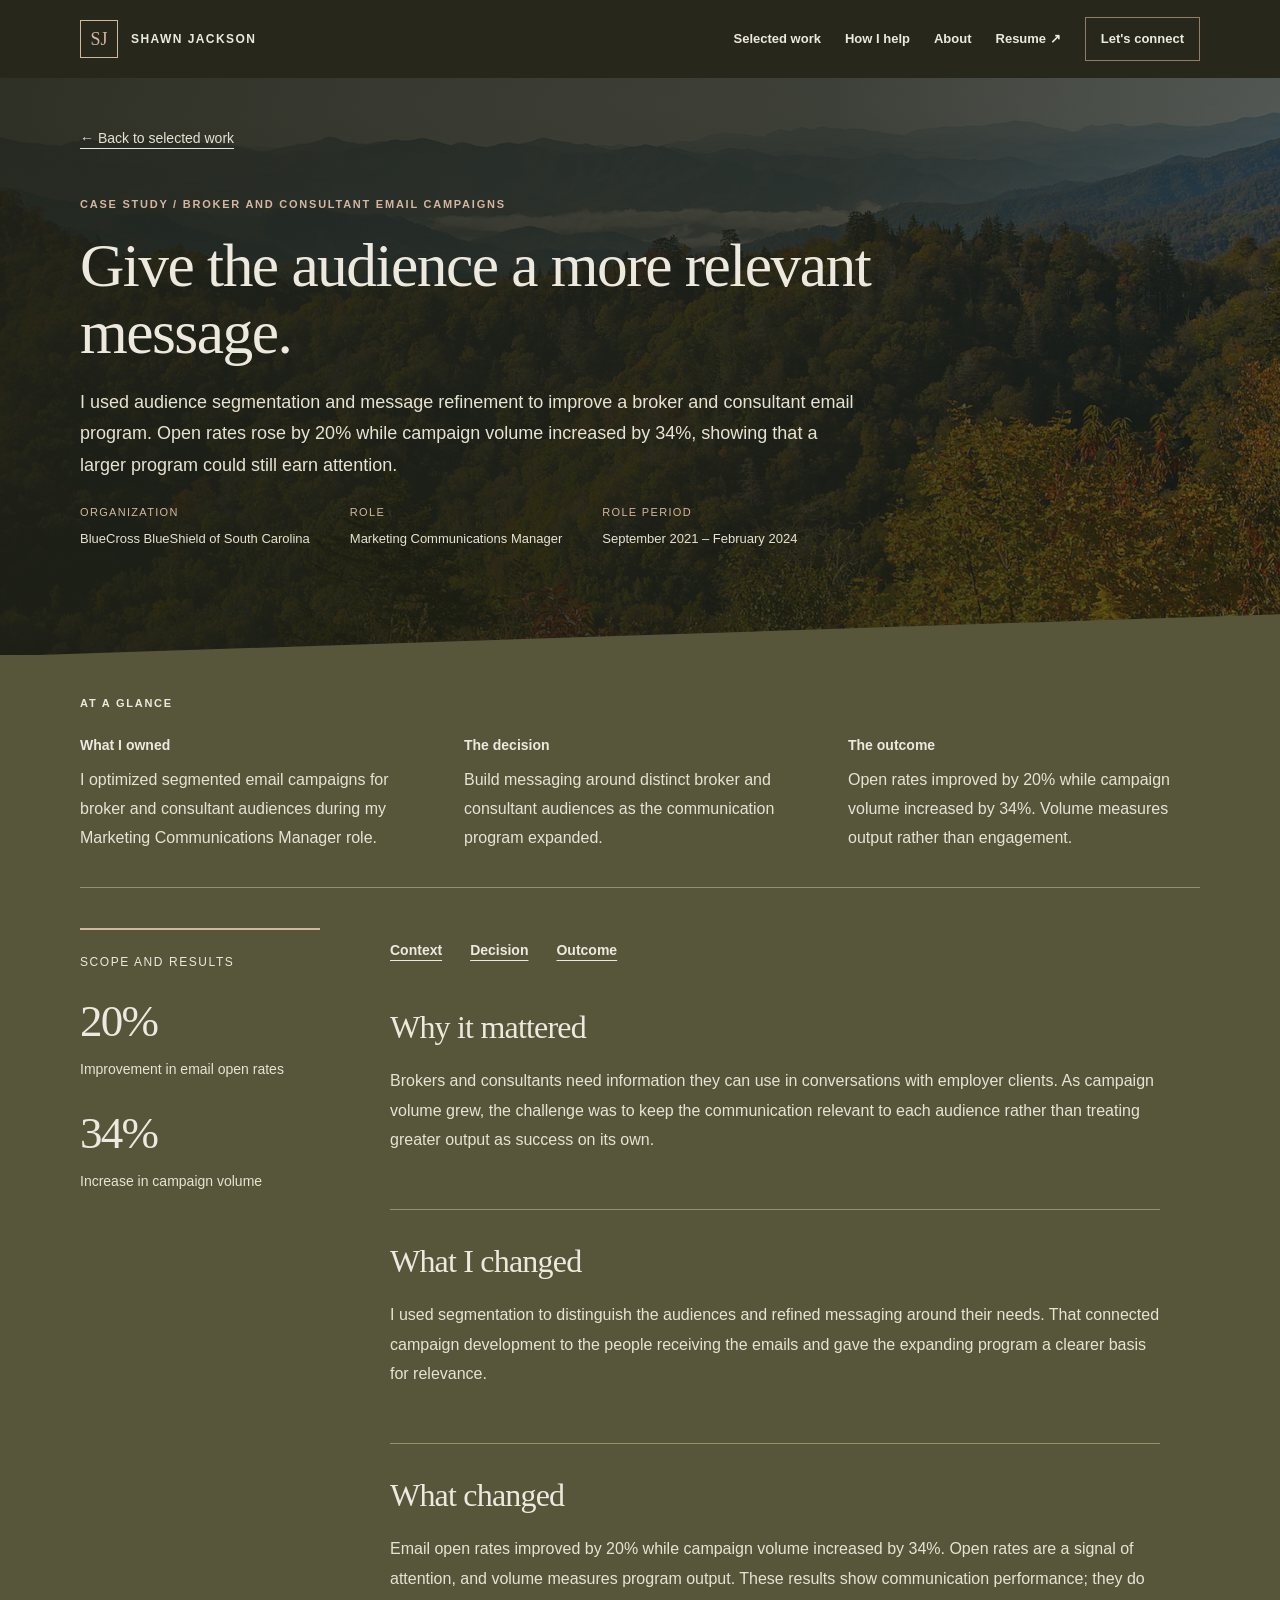
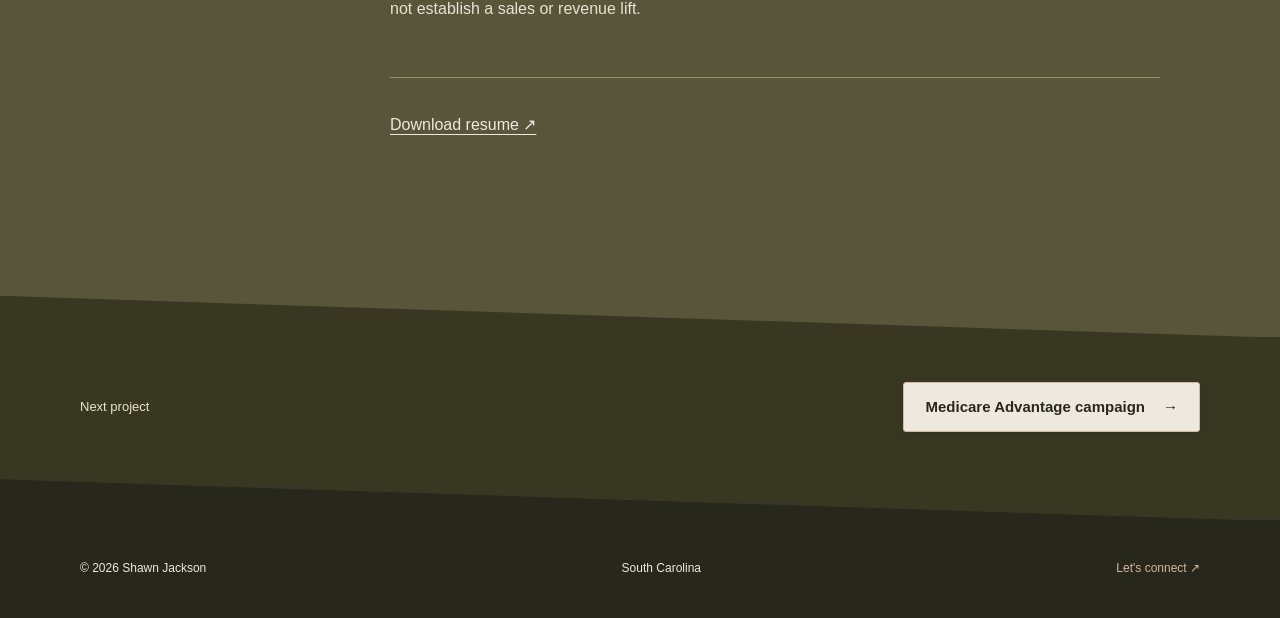
<file: case-studies/lifecycle-email.html>
<!doctype html>
<html lang="en">
<head>
<!-- Google tag (gtag.js) -->
<script async src="https://www.googletagmanager.com/gtag/js?id=G-2E8MTGZ11D"></script>
<script>
  window.dataLayer = window.dataLayer || [];
  function gtag(){dataLayer.push(arguments);}
  gtag('js', new Date());
  gtag('config', 'G-2E8MTGZ11D');
</script>
<script defer src="/analytics.js?v=20261016-ga4"></script>

<meta charset="utf-8">
<meta name="viewport" content="width=device-width, initial-scale=1">
<title>Audience Segmentation &amp; Email Optimization | Shawn Jackson</title>
<meta name="description" content="Broker and consultant email optimization through segmentation and message refinement, with a reported 20% improvement in open rates.">
<meta name="theme-color" content="#303d2e">
<meta property="og:title" content="Audience Segmentation &amp; Email Optimization | Shawn Jackson">
<meta property="og:description" content="Broker and consultant email optimization through segmentation and message refinement, with a reported 20% improvement in open rates.">
<meta property="og:type" content="article">
<link rel="icon" href="../assets/favicon.svg" type="image/svg+xml">
<link rel="stylesheet" href="../styles.css">
<link rel="stylesheet" href="../theme.css">
<script src="../script.js" defer></script>
<link rel="stylesheet" href="../solid-state.css?v=20261019-executive-bronze"><script src="../motion.js" defer></script><link rel="canonical" href="https://jacksonshawnt.github.io/case-studies/lifecycle-email.html"><meta property="og:url" content="https://jacksonshawnt.github.io/case-studies/lifecycle-email.html"><meta property="og:image" content="https://jacksonshawnt.github.io/assets/images/smoky-mountains.jpg"><meta property="og:image:alt" content="Early fall ridges and mist in Great Smoky Mountains National Park"><meta name="twitter:card" content="summary"></head>
<body class="solid-case" style="--case-olive:#57563b">
<a class="skip-link" href="#main">Skip to content</a><header class="site-header"><div class="container nav-inner">
<a class="brand" href="../" aria-label="Shawn Jackson home"><span class="brand-mark" aria-hidden="true">SJ</span><span class="brand-name">Shawn Jackson</span></a><button class="menu-toggle" aria-expanded="false" aria-controls="primary-nav" type="button">Menu</button><nav class="nav-links" id="primary-nav" aria-label="Main navigation"><a href="../#work">Selected work</a><a href="../#expertise">How I help</a><a href="../#about">About</a><a href="../assets/shawn-jackson-resume.pdf">Resume ↗</a><a class="nav-contact" href="../#contact">Let's connect</a></nav>
</div></header><main id="main"><section class="case-hero"><div class="container">
<a class="breadcrumb" href="../#work">← Back to selected work</a><p class="eyebrow light">Case study / Broker and consultant email campaigns</p>
<h1>Give the audience a more relevant message.</h1>
<p class="case-lead">I used audience segmentation and message refinement to improve a broker and consultant email program. Open rates rose by 20% while campaign volume increased by 34%, showing that a larger program could still earn attention.</p>
<div class="case-meta">
<div>
<span>Organization</span>BlueCross BlueShield of South Carolina</div>
<div>
<span>Role</span>Marketing Communications Manager</div>
<div>
<span>Role period</span>September 2021 – February 2024</div>
</div>
</div></section><div class="case-reading-panel"><section class="container case-brief" aria-labelledby="case-brief-heading"><h2 id="case-brief-heading" class="eyebrow">At a glance</h2>
<dl class="case-brief-grid">
<div>
<dt>What I owned</dt>
<dd>I optimized segmented email campaigns for broker and consultant audiences during my Marketing Communications Manager role.</dd>
</div>
<div>
<dt>The decision</dt>
<dd>Build messaging around distinct broker and consultant audiences as the communication program expanded.</dd>
</div>
<div>
<dt>The outcome</dt>
<dd>Open rates improved by 20% while campaign volume increased by 34%. Volume measures output rather than engagement.</dd>
</div>
</dl></section><div class="container case-body">
<aside class="case-aside" aria-label="Scope and results"><h2>Scope and results</h2>
<div>
<strong class="case-stat">20%</strong><p class="case-stat-label">Improvement in email open rates</p>
</div>
<div>
<strong class="case-stat">34%</strong><p class="case-stat-label">Increase in campaign volume</p>
</div></aside><div class="case-content">
<nav class="case-section-nav" aria-label="On this page"><a href="#context">Context</a><a href="#decision">Decision</a><a href="#outcome">Outcome</a></nav><section id="context" class="reveal"><h2>Why it mattered</h2>
<p>Brokers and consultants need information they can use in conversations with employer clients. As campaign volume grew, the challenge was to keep the communication relevant to each audience rather than treating greater output as success on its own.</p></section><section id="decision" class="reveal"><h2>What I changed</h2>
<p>I used segmentation to distinguish the audiences and refined messaging around their needs. That connected campaign development to the people receiving the emails and gave the expanding program a clearer basis for relevance.</p></section><section id="outcome" class="reveal"><h2>What changed</h2>
<p>Email open rates improved by 20% while campaign volume increased by 34%. Open rates are a signal of attention, and volume measures program output. These results show communication performance; they do not establish a sales or revenue lift.</p></section><!-- Add confirmed decisions, measurement context, and approved work samples as the case develops. --><p><a href="../assets/shawn-jackson-resume.pdf">Download resume ↗</a></p>
</div>
</div>
</div><section class="case-next" aria-label="Next project"><div class="container">
<p>Next project</p>
<a class="button secondary" href="medicare-advantage.html">Medicare Advantage campaign <span aria-hidden="true">→</span></a>
</div></section></main><footer class="site-footer"><div class="container footer-inner">
<p>© <span data-year>2026</span> Shawn Jackson</p>
<p>South Carolina</p>
<a href="../#contact">Let's connect ↗</a>
</div></footer>
</body>
</html>
</file>
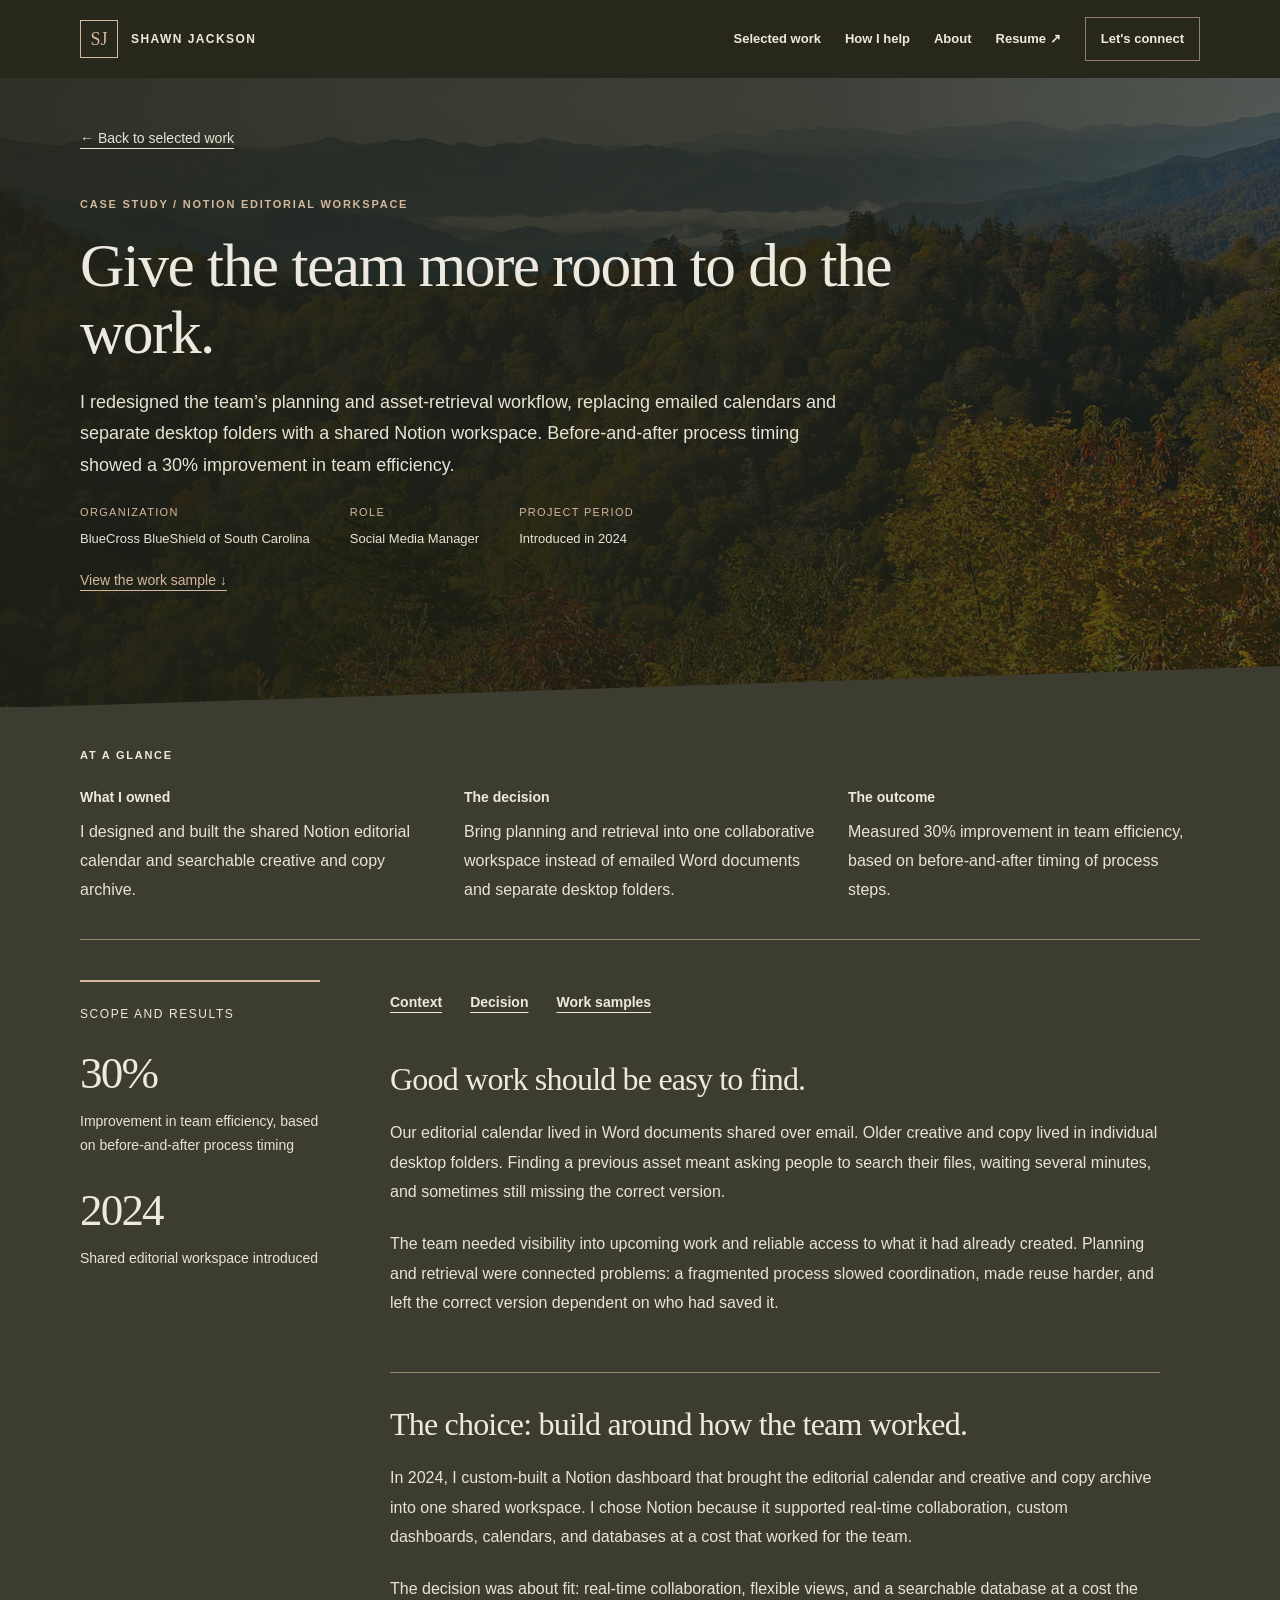
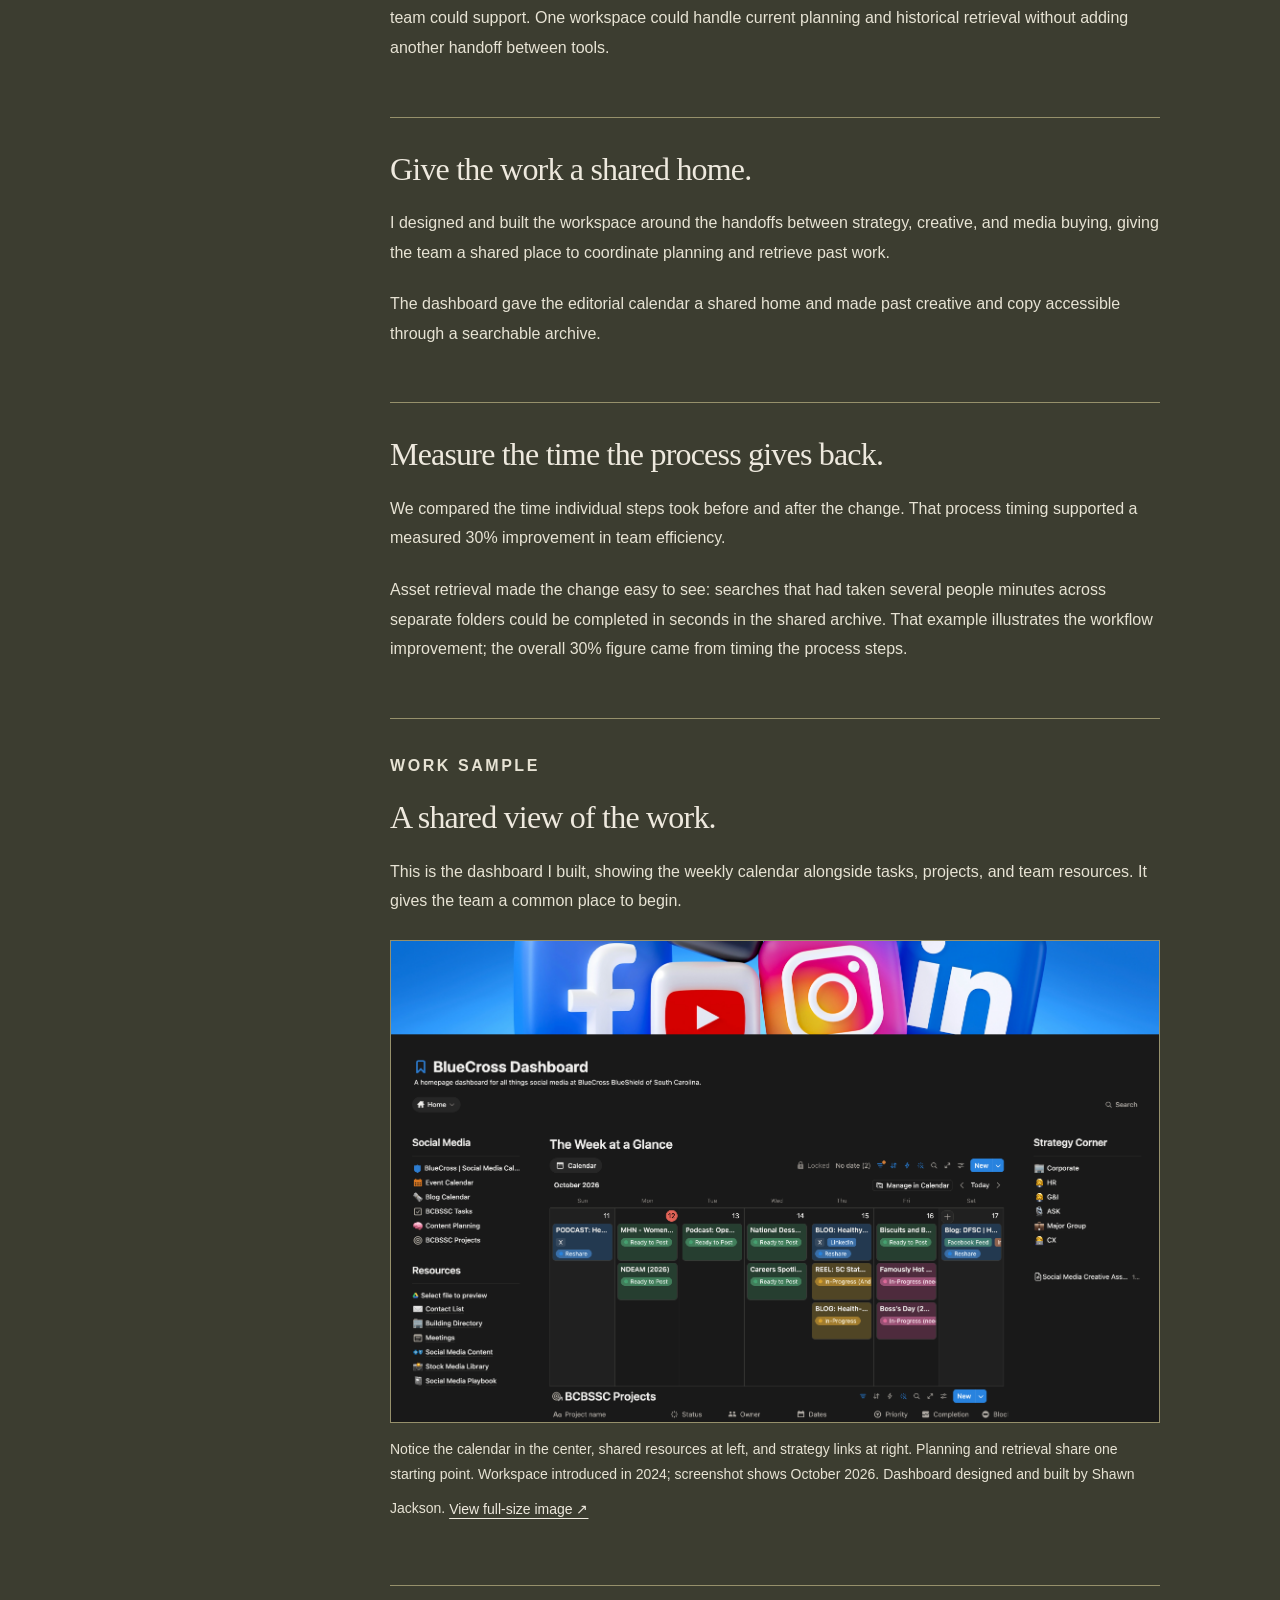
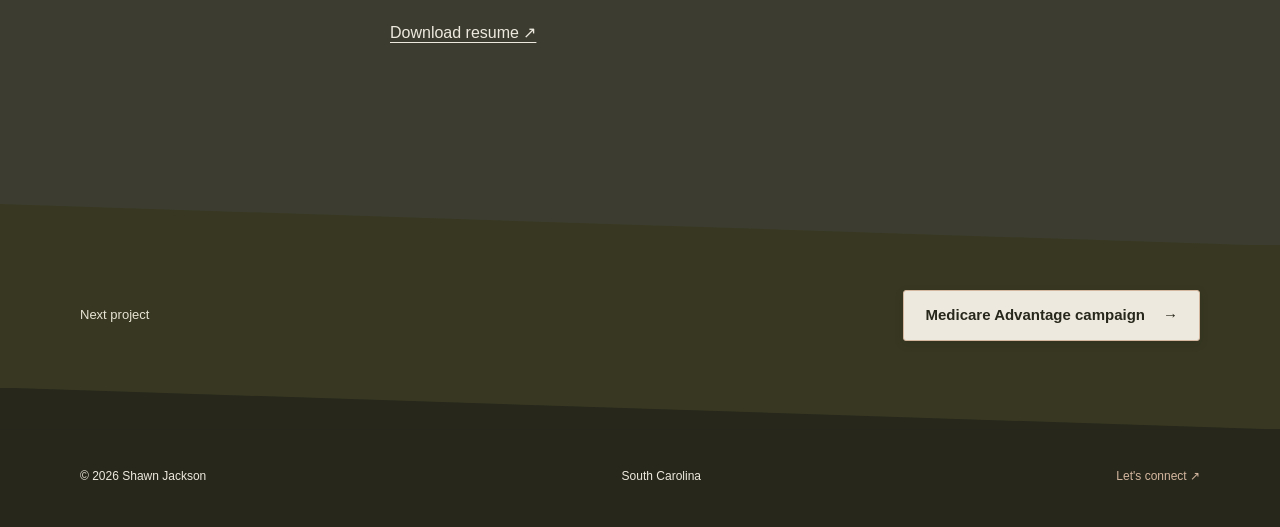
<file: case-studies/marketing-operations.html>
<!doctype html>
<html lang="en">
<head>
<!-- Google tag (gtag.js) -->
<script async src="https://www.googletagmanager.com/gtag/js?id=G-2E8MTGZ11D"></script>
<script>
  window.dataLayer = window.dataLayer || [];
  function gtag(){dataLayer.push(arguments);}
  gtag('js', new Date());
  gtag('config', 'G-2E8MTGZ11D');
</script>
<script defer src="/analytics.js?v=20261016-ga4"></script>

  <meta charset="utf-8">
<meta name="viewport" content="width=device-width, initial-scale=1">
  <title>Marketing Operations &amp; Workflow Design | Shawn Jackson</title>
<meta name="description" content="A shared Notion calendar and searchable creative archive that improved team efficiency by 30%, based on before-and-after process timing.">
  <meta name="theme-color" content="#303d2e">
<meta property="og:title" content="Marketing Operations &amp; Workflow Design | Shawn Jackson">
  <meta property="og:description" content="A shared Notion calendar and searchable creative archive that improved team efficiency by 30%, based on before-and-after process timing.">
<meta property="og:type" content="article">
  <link rel="icon" href="../assets/favicon.svg" type="image/svg+xml">
  <link rel="stylesheet" href="../styles.css">
<link rel="stylesheet" href="../theme.css">
<script src="../script.js" defer></script>
<link rel="stylesheet" href="../solid-state.css?v=20261019-executive-bronze"><script src="../motion.js" defer></script><link rel="canonical" href="https://jacksonshawnt.github.io/case-studies/marketing-operations.html"><meta property="og:url" content="https://jacksonshawnt.github.io/case-studies/marketing-operations.html"><meta property="og:image" content="https://jacksonshawnt.github.io/assets/images/smoky-mountains.jpg"><meta property="og:image:alt" content="Early fall ridges and mist in Great Smoky Mountains National Park"><meta name="twitter:card" content="summary"></head>
<body class="solid-case" style="--case-olive:#3c3d30">
<a class="skip-link" href="#main">Skip to content</a>
<header class="site-header"><div class="container nav-inner">
<a class="brand" href="../" aria-label="Shawn Jackson home"><span class="brand-mark" aria-hidden="true">SJ</span><span class="brand-name">Shawn Jackson</span></a><button class="menu-toggle" aria-expanded="false" aria-controls="primary-nav" type="button">Menu</button><nav class="nav-links" id="primary-nav" aria-label="Main navigation"><a href="../#work">Selected work</a><a href="../#expertise">How I help</a><a href="../#about">About</a><a href="../assets/shawn-jackson-resume.pdf">Resume ↗</a><a class="nav-contact" href="../#contact">Let's connect</a></nav>
</div></header>

<main id="main">
  <section class="case-hero"><div class="container">
    <a class="breadcrumb" href="../#work">← Back to selected work</a>
    <p class="eyebrow light">Case study / Notion editorial workspace</p>
<h1>Give the team more room to do the work.</h1>
    <p class="case-lead">I redesigned the team’s planning and asset-retrieval workflow, replacing emailed calendars and separate desktop folders with a shared Notion workspace. Before-and-after process timing showed a 30% improvement in team efficiency.</p>
    <div class="case-meta">
<div>
<span>Organization</span>BlueCross BlueShield of South Carolina</div>
<div>
<span>Role</span>Social Media Manager</div>
<div>
<span>Project period</span>Introduced in 2024</div>
</div>
    <a class="case-sample-jump" href="#work-sample">View the work sample ↓</a>
  </div></section>
  <div class="case-reading-panel"><section class="container case-brief" aria-labelledby="case-brief-heading"><h2 id="case-brief-heading" class="eyebrow">At a glance</h2>
<dl class="case-brief-grid">
<div>
<dt>What I owned</dt>
<dd>I designed and built the shared Notion editorial calendar and searchable creative and copy archive.</dd>
</div>
<div>
<dt>The decision</dt>
<dd>Bring planning and retrieval into one collaborative workspace instead of emailed Word documents and separate desktop folders.</dd>
</div>
<div>
<dt>The outcome</dt>
<dd>Measured 30% improvement in team efficiency, based on before-and-after timing of process steps.</dd>
</div>
</dl></section><div class="container case-body">
    <aside class="case-aside" aria-label="Scope and results"><h2>Scope and results</h2>
<div>
<strong class="case-stat">30%</strong><p class="case-stat-label">Improvement in team efficiency, based on before-and-after process timing</p>
</div>
<div>
<strong class="case-stat">2024</strong><p class="case-stat-label">Shared editorial workspace introduced</p>
</div></aside>
    <div class="case-content">
<nav class="case-section-nav" aria-label="On this page"><a href="#context">Context</a><a href="#decision">Decision</a><a href="#work-sample">Work samples</a></nav><section id="context" class="reveal"><h2>Good work should be easy to find.</h2>
<p>Our editorial calendar lived in Word documents shared over email. Older creative and copy lived in individual desktop folders. Finding a previous asset meant asking people to search their files, waiting several minutes, and sometimes still missing the correct version.</p>
<p>The team needed visibility into upcoming work and reliable access to what it had already created. Planning and retrieval were connected problems: a fragmented process slowed coordination, made reuse harder, and left the correct version dependent on who had saved it.</p></section><section id="decision" class="reveal"><h2>The choice: build around how the team worked.</h2>
<p>In 2024, I custom-built a Notion dashboard that brought the editorial calendar and creative and copy archive into one shared workspace. I chose Notion because it supported real-time collaboration, custom dashboards, calendars, and databases at a cost that worked for the team.</p>
<p>The decision was about fit: real-time collaboration, flexible views, and a searchable database at a cost the team could support. One workspace could handle current planning and historical retrieval without adding another handoff between tools.</p></section><section class="reveal"><h2>Give the work a shared home.</h2>
<p>I designed and built the workspace around the handoffs between strategy, creative, and media buying, giving the team a shared place to coordinate planning and retrieve past work.</p>
<p>The dashboard gave the editorial calendar a shared home and made past creative and copy accessible through a searchable archive.</p></section><section class="reveal"><h2>Measure the time the process gives back.</h2>
<p>We compared the time individual steps took before and after the change. That process timing supported a measured 30% improvement in team efficiency.</p>
<p>Asset retrieval made the change easy to see: searches that had taken several people minutes across separate folders could be completed in seconds in the shared archive. That example illustrates the workflow improvement; the overall 30% figure came from timing the process steps.</p></section><section id="work-sample" class="reveal"><p class="eyebrow">Work sample</p>
<h2>A shared view of the work.</h2>
<p>This is the dashboard I built, showing the weekly calendar alongside tasks, projects, and team resources. It gives the team a common place to begin.</p>
<figure class="work-sample"><a class="sample-image-link" href="../assets/work-samples/notion-dashboard.png" target="_blank" rel="noopener noreferrer" aria-label="View work sample at full size" data-view-image=""><img src="../assets/work-samples/notion-dashboard.png" alt="BlueCross Notion dashboard with an October 2026 weekly calendar, tasks and projects, resources, and a strategy section." width="3202" height="2006" loading="lazy" decoding="async"></a><figcaption>Notice the calendar in the center, shared resources at left, and strategy links at right. Planning and retrieval share one starting point. Workspace introduced in 2024; screenshot shows October 2026. Dashboard designed and built by Shawn Jackson. <a href="../assets/work-samples/notion-dashboard.png" target="_blank" rel="noopener noreferrer" data-view-image="">View full-size image ↗</a></figcaption></figure></section><p><a href="../assets/shawn-jackson-resume.pdf">Download resume ↗</a></p>
</div>
  </div>
  </div><section class="case-next" aria-label="Next project"><div class="container">
<p>Next project</p>
<a class="button secondary" href="medicare-advantage.html">Medicare Advantage campaign <span aria-hidden="true">→</span></a>
</div></section>
</main><footer class="site-footer"><div class="container footer-inner">
<p>© <span data-year>2026</span> Shawn Jackson</p>
<p>South Carolina</p>
<a href="../#contact">Let's connect ↗</a>
</div></footer>
</body>
</html>
</file>
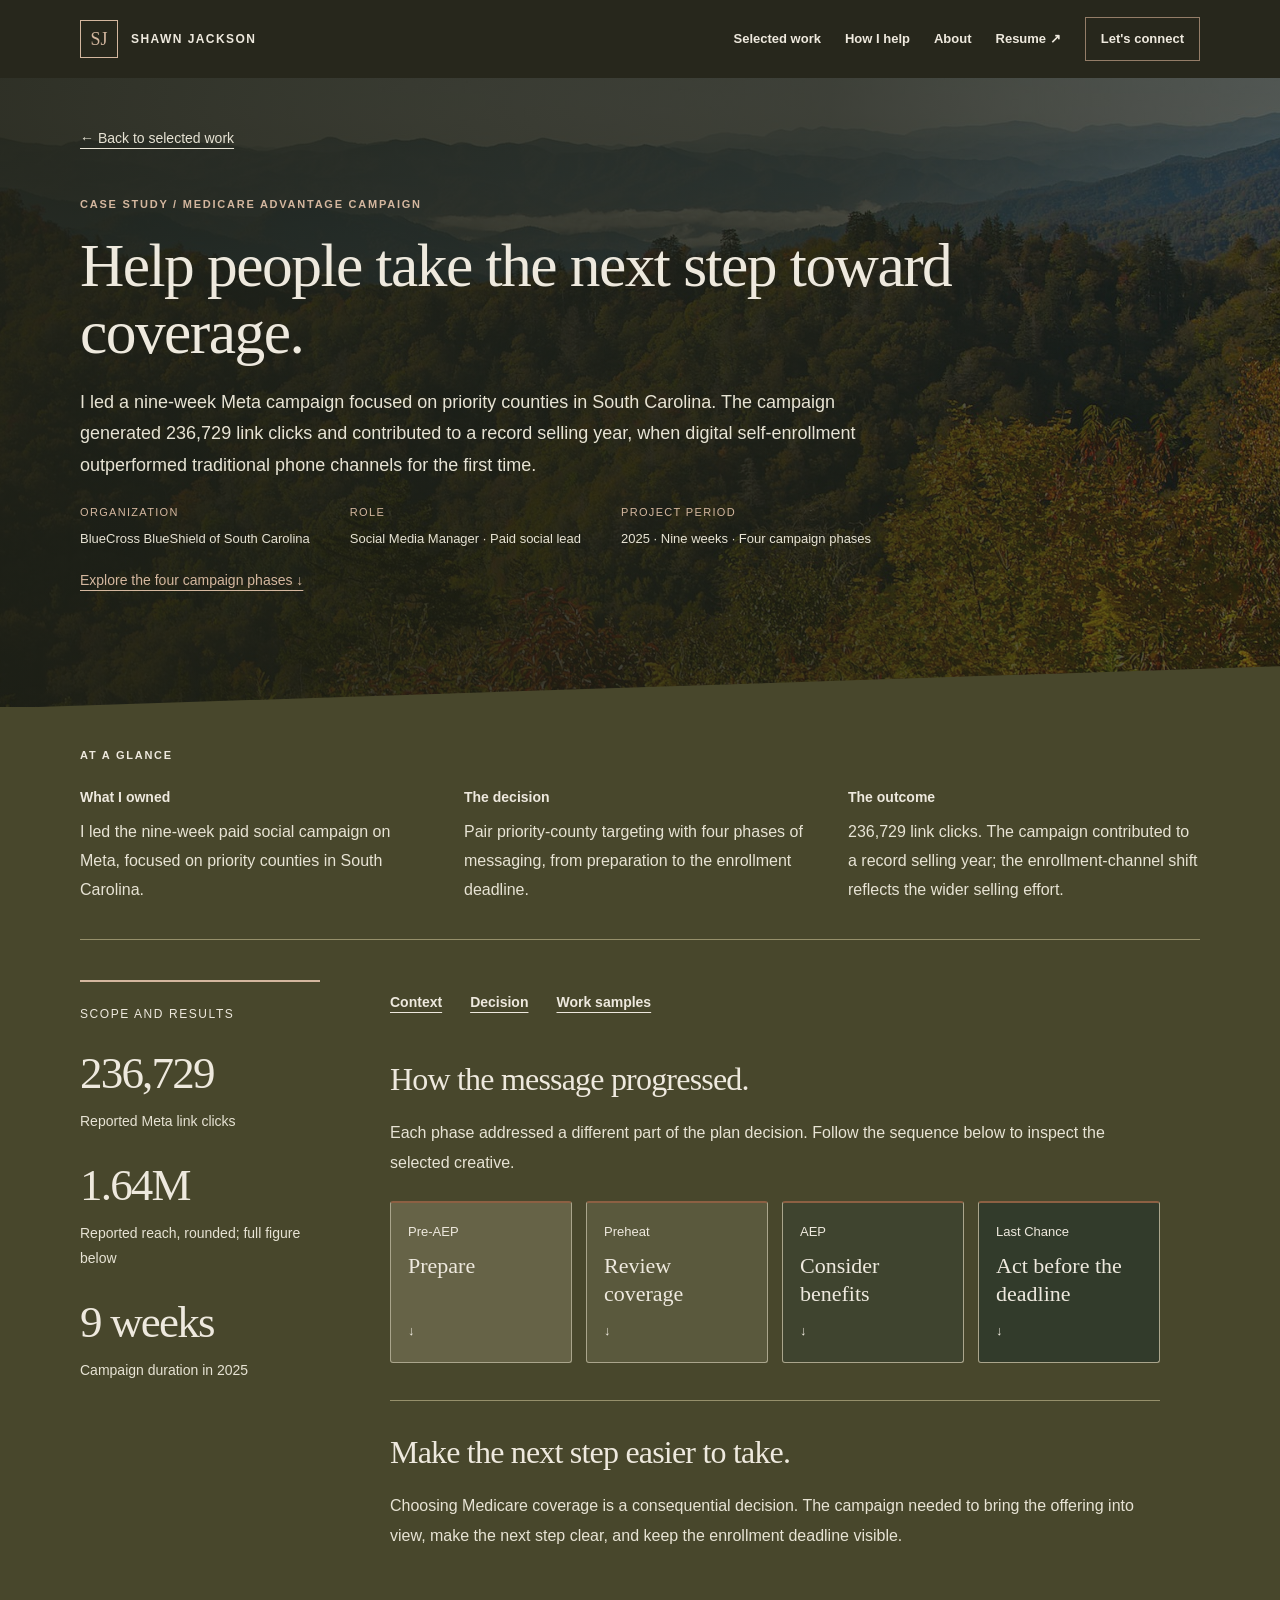
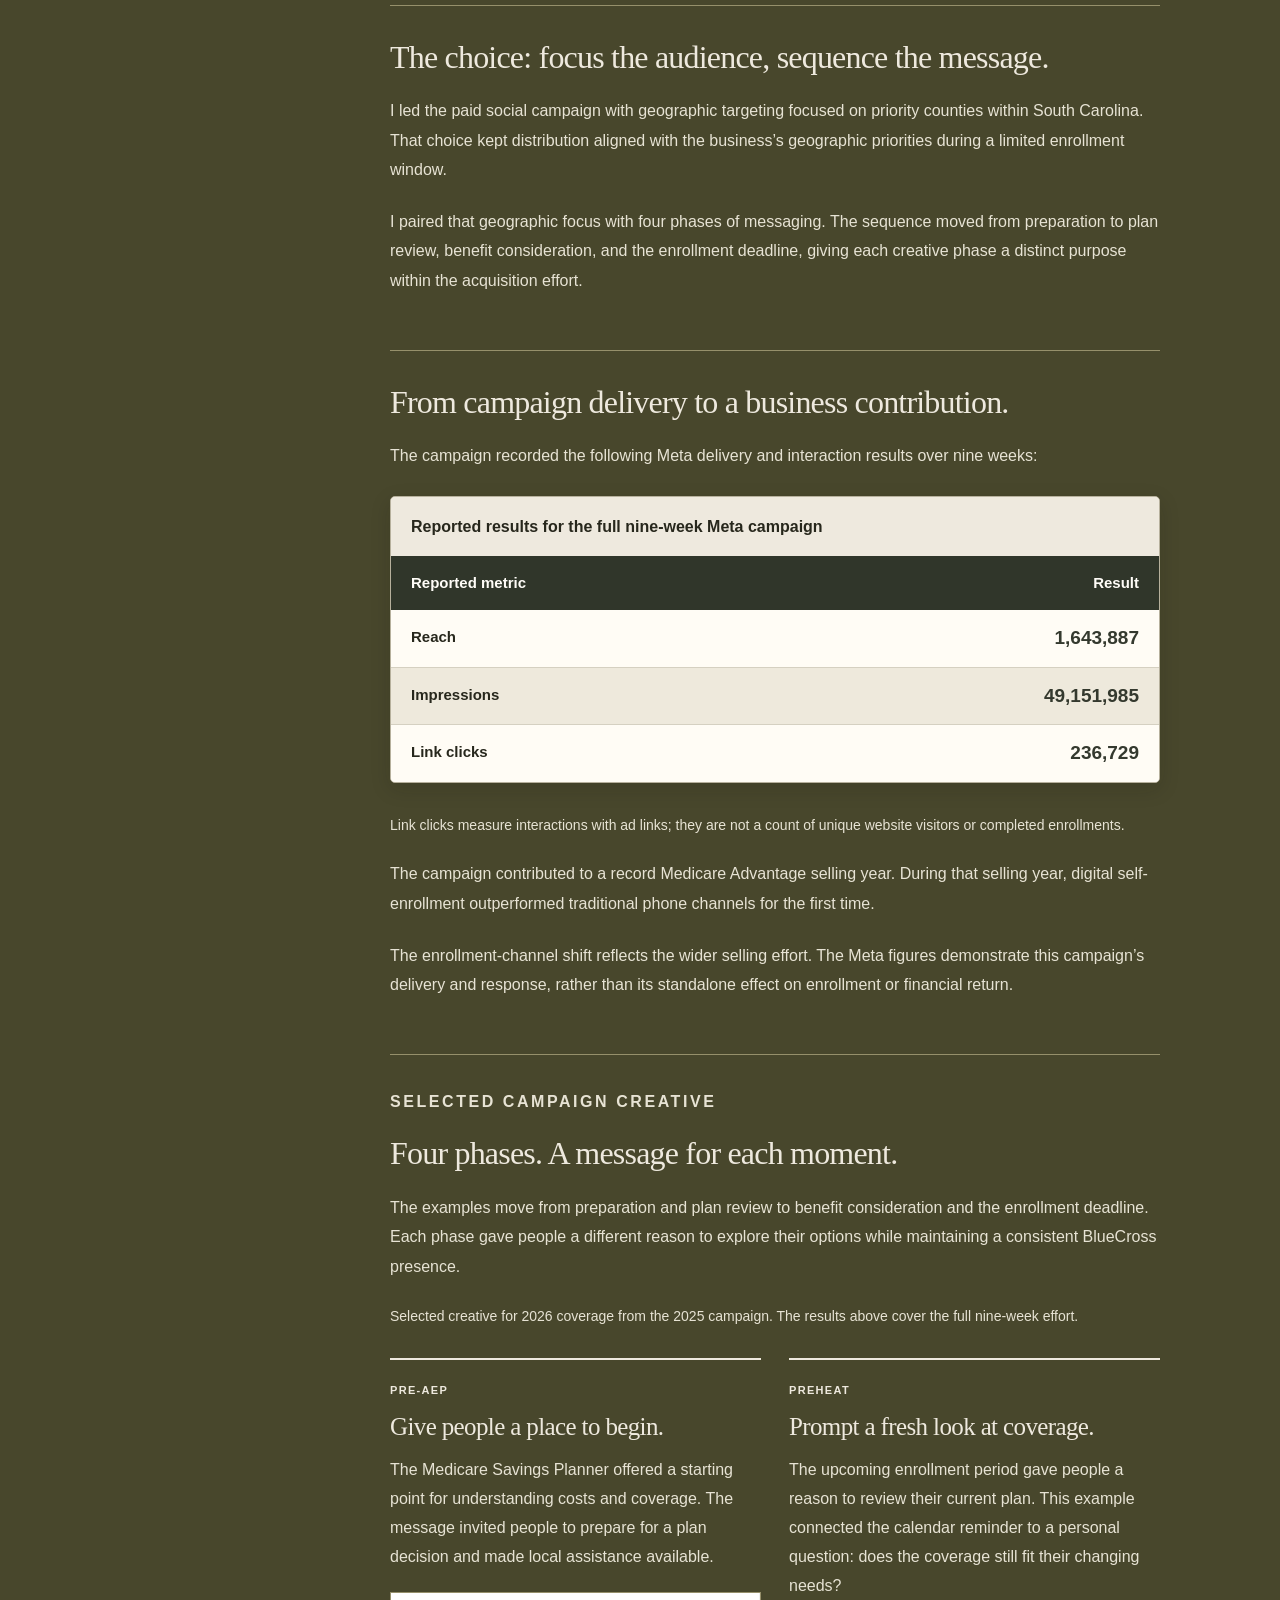
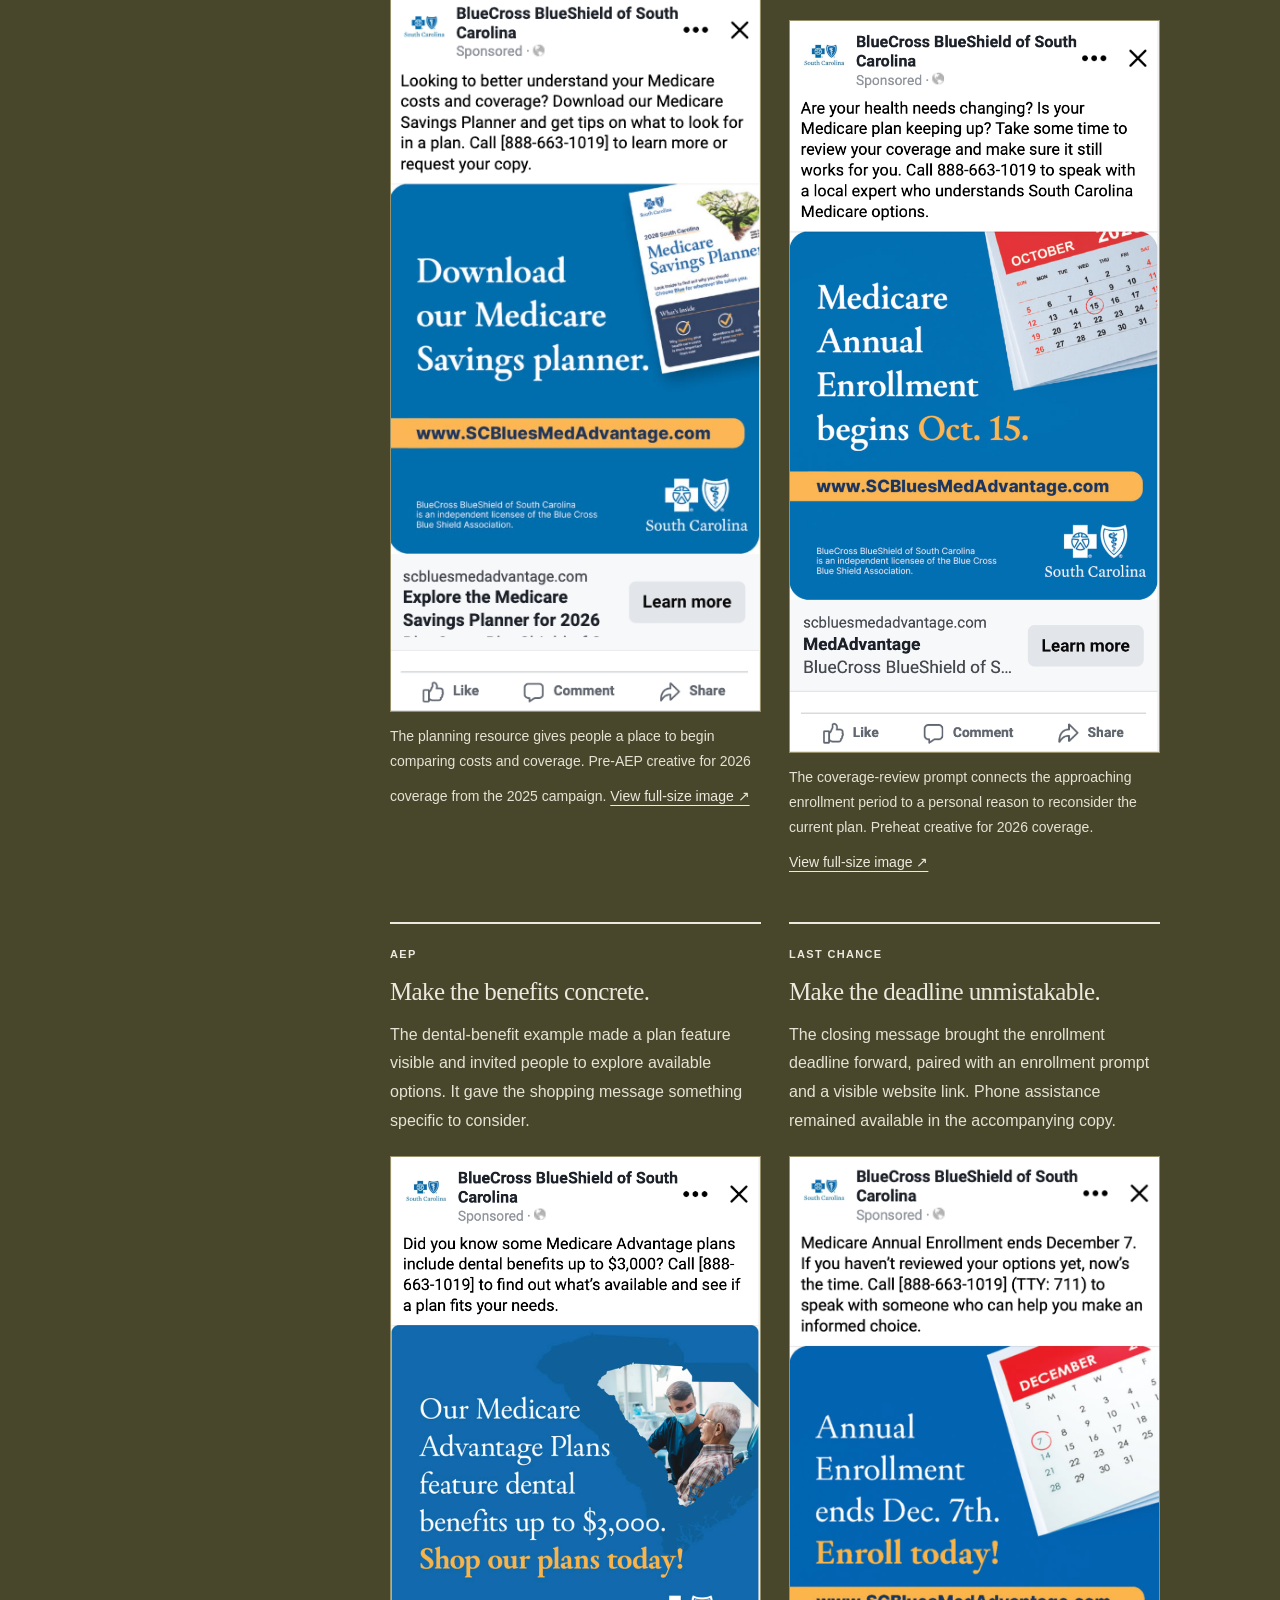
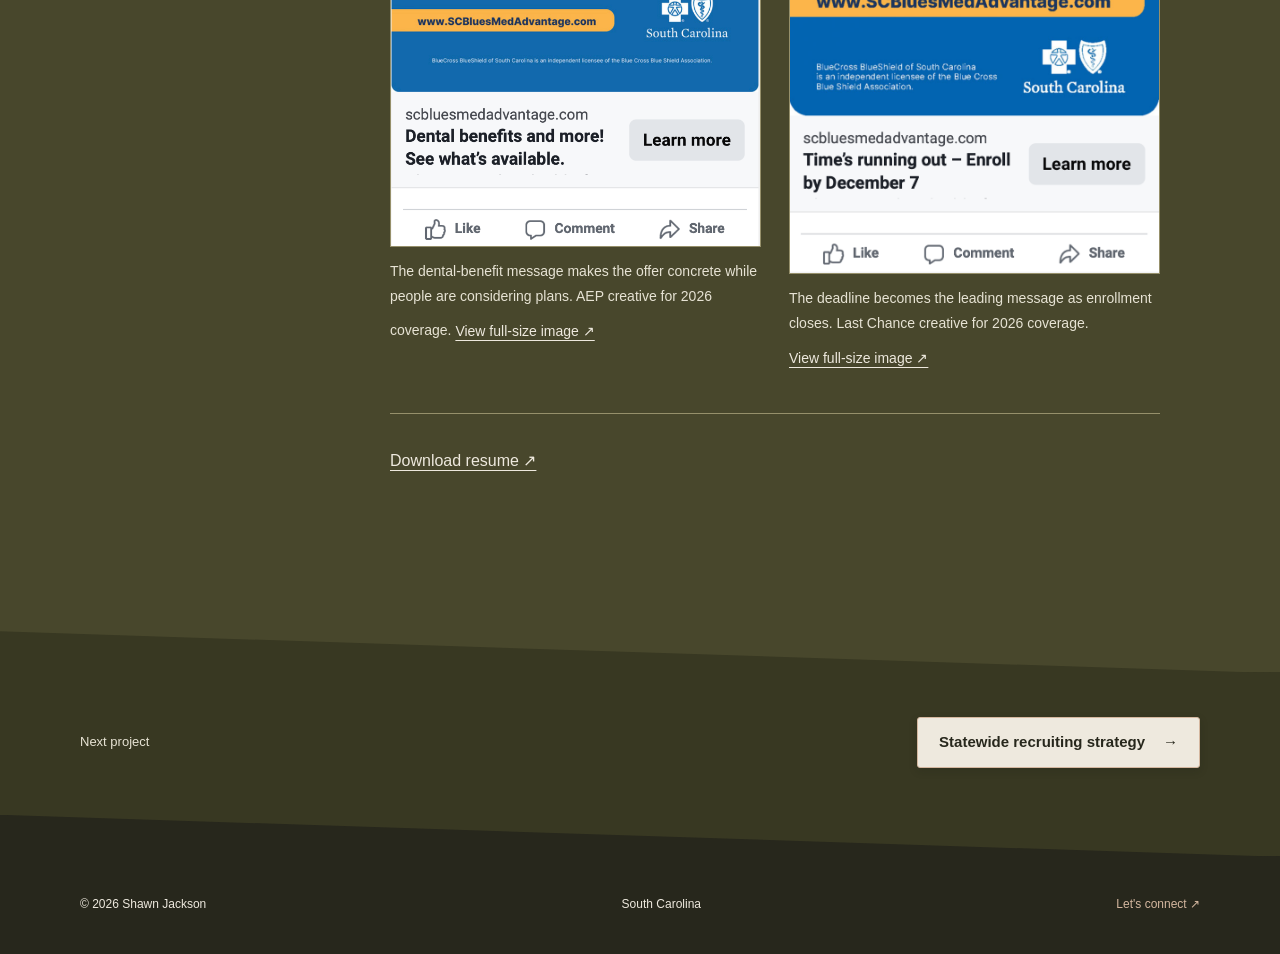
<file: case-studies/medicare-advantage.html>
<!doctype html>
<html lang="en">
<head>
<!-- Google tag (gtag.js) -->
<script async src="https://www.googletagmanager.com/gtag/js?id=G-2E8MTGZ11D"></script>
<script>
  window.dataLayer = window.dataLayer || [];
  function gtag(){dataLayer.push(arguments);}
  gtag('js', new Date());
  gtag('config', 'G-2E8MTGZ11D');
</script>
<script defer src="/analytics.js?v=20261016-ga4"></script>

  <meta charset="utf-8">
<meta name="viewport" content="width=device-width, initial-scale=1">
  <title>Medicare Advantage Acquisition Campaign | Shawn Jackson</title>
<meta name="description" content="A nine-week Meta campaign connecting priority-county targeting and phased messaging to 236,729 link clicks and a contribution to a record selling year.">
  <meta name="theme-color" content="#303d2e">
<meta property="og:title" content="Medicare Advantage Acquisition Campaign | Shawn Jackson">
  <meta property="og:description" content="A nine-week Meta campaign connecting priority-county targeting and phased messaging to 236,729 link clicks and a contribution to a record selling year.">
<meta property="og:type" content="article">
  <link rel="icon" href="../assets/favicon.svg" type="image/svg+xml">
  <link rel="stylesheet" href="../styles.css">
<link rel="stylesheet" href="../theme.css">
<script src="../script.js" defer></script>
<link rel="stylesheet" href="../solid-state.css?v=20261019-executive-bronze"><script src="../motion.js" defer></script><link rel="canonical" href="https://jacksonshawnt.github.io/case-studies/medicare-advantage.html"><meta property="og:url" content="https://jacksonshawnt.github.io/case-studies/medicare-advantage.html"><meta property="og:image" content="https://jacksonshawnt.github.io/assets/images/smoky-mountains.jpg"><meta property="og:image:alt" content="Early fall ridges and mist in Great Smoky Mountains National Park"><meta name="twitter:card" content="summary"></head>
<body class="solid-case" style="--case-olive:#48472c">
<a class="skip-link" href="#main">Skip to content</a>
<header class="site-header"><div class="container nav-inner">
<a class="brand" href="../" aria-label="Shawn Jackson home"><span class="brand-mark" aria-hidden="true">SJ</span><span class="brand-name">Shawn Jackson</span></a><button class="menu-toggle" aria-expanded="false" aria-controls="primary-nav" type="button">Menu</button><nav class="nav-links" id="primary-nav" aria-label="Main navigation"><a href="../#work">Selected work</a><a href="../#expertise">How I help</a><a href="../#about">About</a><a href="../assets/shawn-jackson-resume.pdf">Resume ↗</a><a class="nav-contact" href="../#contact">Let's connect</a></nav>
</div></header>
<main id="main">
  <section class="case-hero"><div class="container">
    <a class="breadcrumb" href="../#work">← Back to selected work</a>
    <p class="eyebrow light">Case study / Medicare Advantage campaign</p>
<h1>Help people take the next step toward coverage.</h1>
    <p class="case-lead">I led a nine-week Meta campaign focused on priority counties in South Carolina. The campaign generated 236,729 link clicks and contributed to a record selling year, when digital self-enrollment outperformed traditional phone channels for the first time.</p>
    <div class="case-meta">
<div>
<span>Organization</span>BlueCross BlueShield of South Carolina</div>
<div>
<span>Role</span>Social Media Manager · Paid social lead</div>
<div>
<span>Project period</span>2025 · Nine weeks · Four campaign phases</div>
</div>
    <a class="case-sample-jump" href="#work-sample">Explore the four campaign phases ↓</a>
  </div></section>
  <div class="case-reading-panel"><section class="container case-brief" aria-labelledby="case-brief-heading"><h2 id="case-brief-heading" class="eyebrow">At a glance</h2>
<dl class="case-brief-grid">
<div>
<dt>What I owned</dt>
<dd>I led the nine-week paid social campaign on Meta, focused on priority counties in South Carolina.</dd>
</div>
<div>
<dt>The decision</dt>
<dd>Pair priority-county targeting with four phases of messaging, from preparation to the enrollment deadline.</dd>
</div>
<div>
<dt>The outcome</dt>
<dd>236,729 link clicks. The campaign contributed to a record selling year; the enrollment-channel shift reflects the wider selling effort.</dd>
</div>
</dl></section><div class="container case-body">
    <aside class="case-aside" aria-label="Scope and results"><h2>Scope and results</h2>
<div>
<strong class="case-stat">236,729</strong><p class="case-stat-label">Reported Meta link clicks</p>
</div>
<div>
<strong class="case-stat">1.64M</strong><p class="case-stat-label">Reported reach, rounded; full figure below</p>
</div>
<div>
<strong class="case-stat">9 weeks</strong><p class="case-stat-label">Campaign duration in 2025</p>
</div></aside>
    <div class="case-content">
<nav class="case-section-nav" aria-label="On this page"><a href="#context">Context</a><a href="#decision">Decision</a><a href="#work-sample">Work samples</a></nav><section class="campaign-overview reveal" aria-labelledby="phase-overview-heading"><h2 id="phase-overview-heading">How the message progressed.</h2>
<p>Each phase addressed a different part of the plan decision. Follow the sequence below to inspect the selected creative.</p>
<ol class="phase-route">
<li><a href="#phase-pre-aep"><span>Pre-AEP</span><strong>Prepare</strong><span aria-hidden="true" class="phase-route-arrow">↓</span></a></li>
<li><a href="#phase-preheat"><span>Preheat</span><strong>Review coverage</strong><span aria-hidden="true" class="phase-route-arrow">↓</span></a></li>
<li><a href="#phase-aep"><span>AEP</span><strong>Consider benefits</strong><span aria-hidden="true" class="phase-route-arrow">↓</span></a></li>
<li><a href="#phase-last-chance"><span>Last Chance</span><strong>Act before the deadline</strong><span aria-hidden="true" class="phase-route-arrow">↓</span></a></li>
</ol></section><section id="context" class="reveal"><h2>Make the next step easier to take.</h2>
<p>Choosing Medicare coverage is a consequential decision. The campaign needed to bring the offering into view, make the next step clear, and keep the enrollment deadline visible.</p>
</section><section id="decision" class="reveal"><h2>The choice: focus the audience, sequence the message.</h2>
<p>I led the paid social campaign with geographic targeting focused on priority counties within South Carolina. That choice kept distribution aligned with the business’s geographic priorities during a limited enrollment window.</p>
<p>I paired that geographic focus with four phases of messaging. The sequence moved from preparation to plan review, benefit consideration, and the enrollment deadline, giving each creative phase a distinct purpose within the acquisition effort.</p></section><section class="reveal"><h2>From campaign delivery to a business contribution.</h2>
<p>The campaign recorded the following Meta delivery and interaction results over nine weeks:</p>
<div class="data-panel results-panel"><table class="case-table">
<caption>Reported results for the full nine-week Meta campaign</caption>
<thead><tr>
<th scope="col">Reported metric</th>
<th scope="col">Result</th>
</tr></thead>
<tbody>
<tr>
<th scope="row">Reach</th>
<td>1,643,887</td>
</tr>
<tr>
<th scope="row">Impressions</th>
<td>49,151,985</td>
</tr>
<tr>
<th scope="row">Link clicks</th>
<td>236,729</td>
</tr>
</tbody>
</table>
</div><p class="metric-note">Link clicks measure interactions with ad links; they are not a count of unique website visitors or completed enrollments.</p>
<p>The campaign contributed to a record Medicare Advantage selling year. During that selling year, digital self-enrollment outperformed traditional phone channels for the first time.</p>
<p>The enrollment-channel shift reflects the wider selling effort. The Meta figures demonstrate this campaign’s delivery and response, rather than its standalone effect on enrollment or financial return.</p></section><section id="work-sample" class="reveal"><p class="eyebrow">Selected campaign creative</p>
<h2>Four phases. A message for each moment.</h2>
<p>The examples move from preparation and plan review to benefit consideration and the enrollment deadline. Each phase gave people a different reason to explore their options while maintaining a consistent BlueCross presence.</p>
<p class="sample-note">Selected creative for 2026 coverage from the 2025 campaign. The results above cover the full nine-week effort.</p>
<div class="phase-list">
<article class="phase-card" id="phase-pre-aep"><p class="phase-label">Pre-AEP</p>
<h3>Give people a place to begin.</h3>
<p class="phase-copy">The Medicare Savings Planner offered a starting point for understanding costs and coverage. The message invited people to prepare for a plan decision and made local assistance available.</p>
<figure class="work-sample phase-sample"><a class="sample-image-link phase-image-link" href="../assets/work-samples/medicare-preaep.png" target="_blank" rel="noopener noreferrer" style="--sample-native-width:399px" aria-label="View work sample at full size" data-view-image=""><img src="../assets/work-samples/medicare-preaep.png" alt="Pre-AEP Meta ad example offering a Medicare Savings Planner, with a website link and phone assistance." width="399" height="777" loading="lazy" decoding="async"></a><figcaption>The planning resource gives people a place to begin comparing costs and coverage. Pre-AEP creative for 2026 coverage from the 2025 campaign. <a href="../assets/work-samples/medicare-preaep.png" target="_blank" rel="noopener noreferrer" data-view-image="">View full-size image ↗</a></figcaption></figure></article><article class="phase-card" id="phase-preheat"><p class="phase-label">Preheat</p>
<h3>Prompt a fresh look at coverage.</h3>
<p class="phase-copy">The upcoming enrollment period gave people a reason to review their current plan. This example connected the calendar reminder to a personal question: does the coverage still fit their changing needs?</p>
<figure class="work-sample phase-sample"><a class="sample-image-link phase-image-link" href="../assets/work-samples/medicare-preheat.png" target="_blank" rel="noopener noreferrer" style="--sample-native-width:674px" aria-label="View work sample at full size" data-view-image=""><img src="../assets/work-samples/medicare-preheat.png" alt="Preheat Meta ad example announcing the approaching enrollment period and inviting people to review their current Medicare coverage." width="674" height="1334" loading="lazy" decoding="async"></a><figcaption>The coverage-review prompt connects the approaching enrollment period to a personal reason to reconsider the current plan. Preheat creative for 2026 coverage. <a href="../assets/work-samples/medicare-preheat.png" target="_blank" rel="noopener noreferrer" data-view-image="">View full-size image ↗</a></figcaption></figure></article><article class="phase-card" id="phase-aep"><p class="phase-label">AEP</p>
<h3>Make the benefits concrete.</h3>
<p class="phase-copy">The dental-benefit example made a plan feature visible and invited people to explore available options. It gave the shopping message something specific to consider.</p>
<figure class="work-sample phase-sample"><a class="sample-image-link phase-image-link" href="../assets/work-samples/medicare-aep.png" target="_blank" rel="noopener noreferrer" style="--sample-native-width:712px" aria-label="View work sample at full size" data-view-image=""><img src="../assets/work-samples/medicare-aep.png" alt="AEP Meta ad example featuring dental benefits and an invitation to shop Medicare Advantage plans." width="712" height="1330" loading="lazy" decoding="async"></a><figcaption>The dental-benefit message makes the offer concrete while people are considering plans. AEP creative for 2026 coverage. <a href="../assets/work-samples/medicare-aep.png" target="_blank" rel="noopener noreferrer" data-view-image="">View full-size image ↗</a></figcaption></figure></article><article class="phase-card" id="phase-last-chance"><p class="phase-label">Last Chance</p>
<h3>Make the deadline unmistakable.</h3>
<p class="phase-copy">The closing message brought the enrollment deadline forward, paired with an enrollment prompt and a visible website link. Phone assistance remained available in the accompanying copy.</p>
<figure class="work-sample phase-sample"><a class="sample-image-link phase-image-link" href="../assets/work-samples/medicare-last-chance.png" target="_blank" rel="noopener noreferrer" style="--sample-native-width:823px" aria-label="View work sample at full size" data-view-image=""><img src="../assets/work-samples/medicare-last-chance.png" alt="Last Chance Meta ad example emphasizing the enrollment deadline, with an enrollment prompt, website link, and phone assistance." width="823" height="1598" loading="lazy" decoding="async"></a><figcaption>The deadline becomes the leading message as enrollment closes. Last Chance creative for 2026 coverage. <a href="../assets/work-samples/medicare-last-chance.png" target="_blank" rel="noopener noreferrer" data-view-image="">View full-size image ↗</a></figcaption></figure></article>
</div></section><p><a href="../assets/shawn-jackson-resume.pdf">Download resume ↗</a></p>
</div>
</div>
  </div><section class="case-next" aria-label="Next project"><div class="container">
<p>Next project</p>
<a class="button secondary" href="national-guard.html">Statewide recruiting strategy <span aria-hidden="true">→</span></a>
</div></section>
</main><footer class="site-footer"><div class="container footer-inner">
<p>© <span data-year>2026</span> Shawn Jackson</p>
<p>South Carolina</p>
<a href="../#contact">Let's connect ↗</a>
</div></footer>
</body>
</html>
</file>
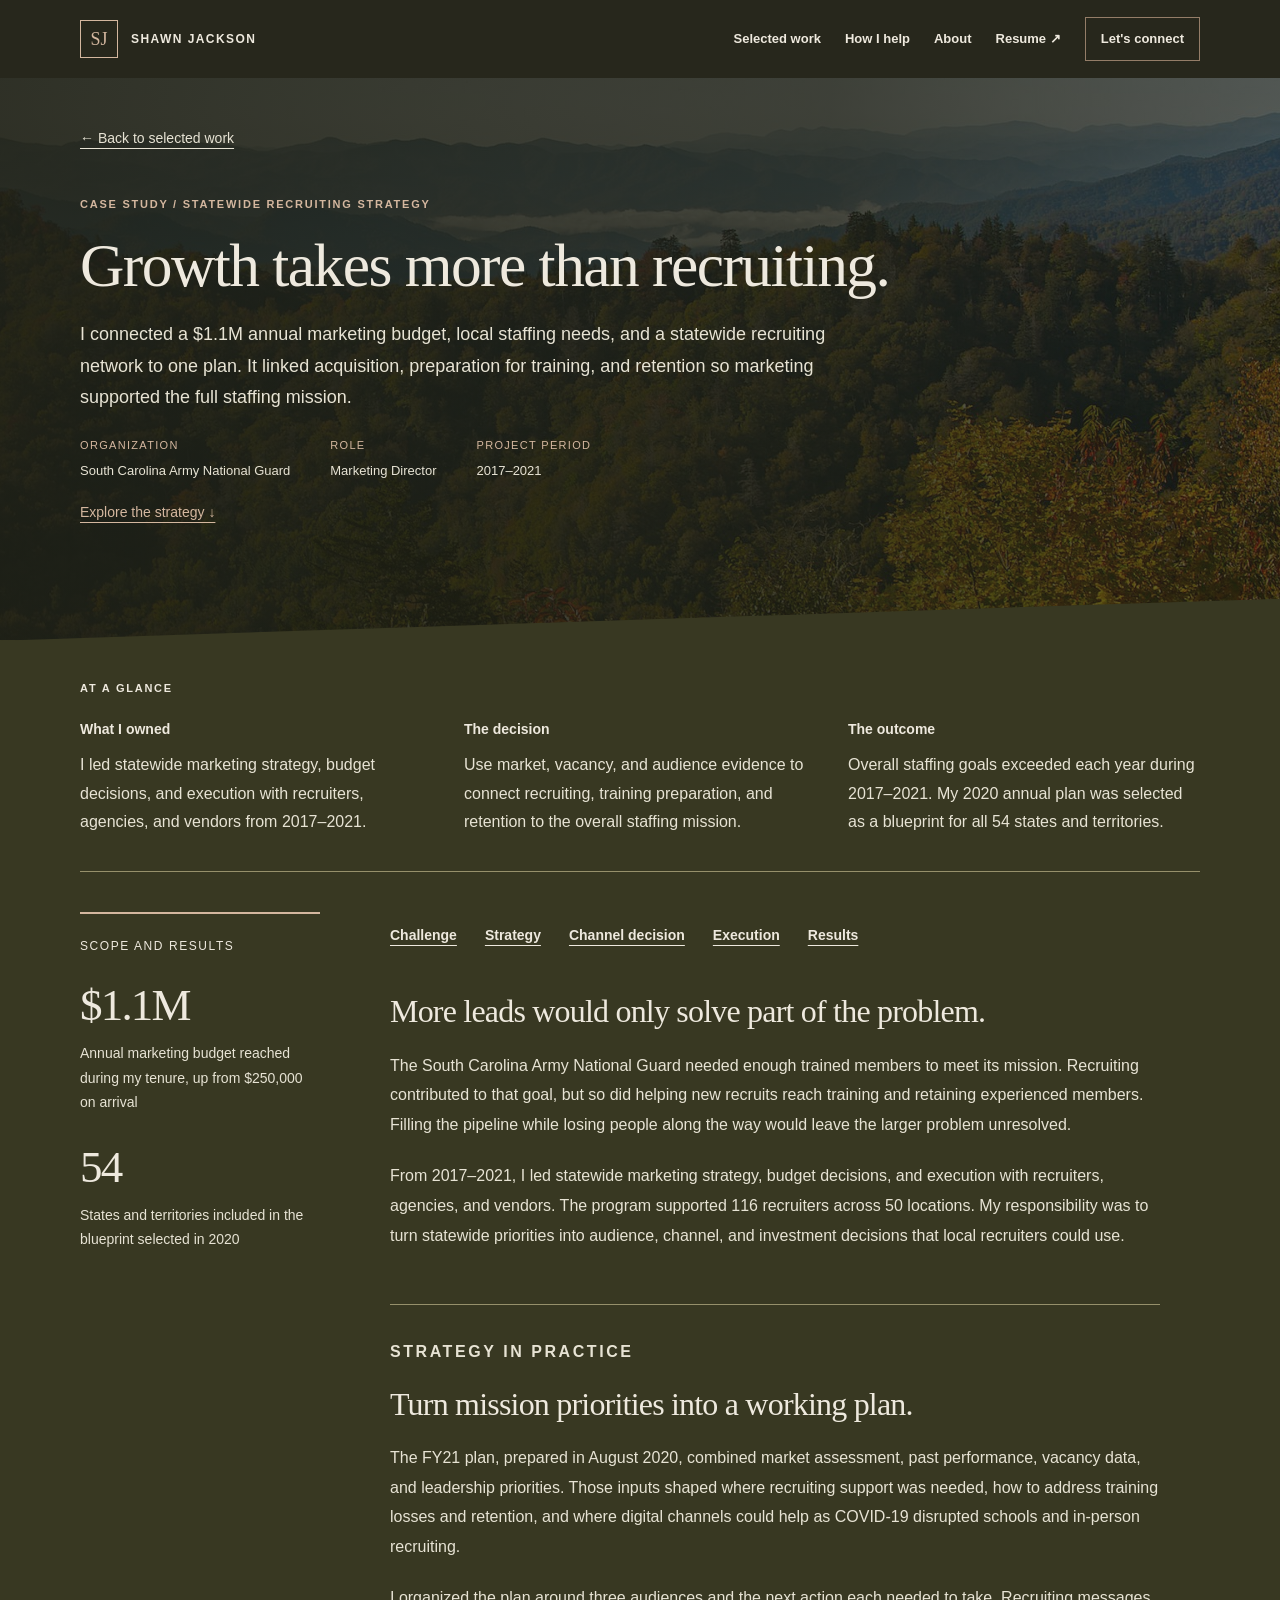
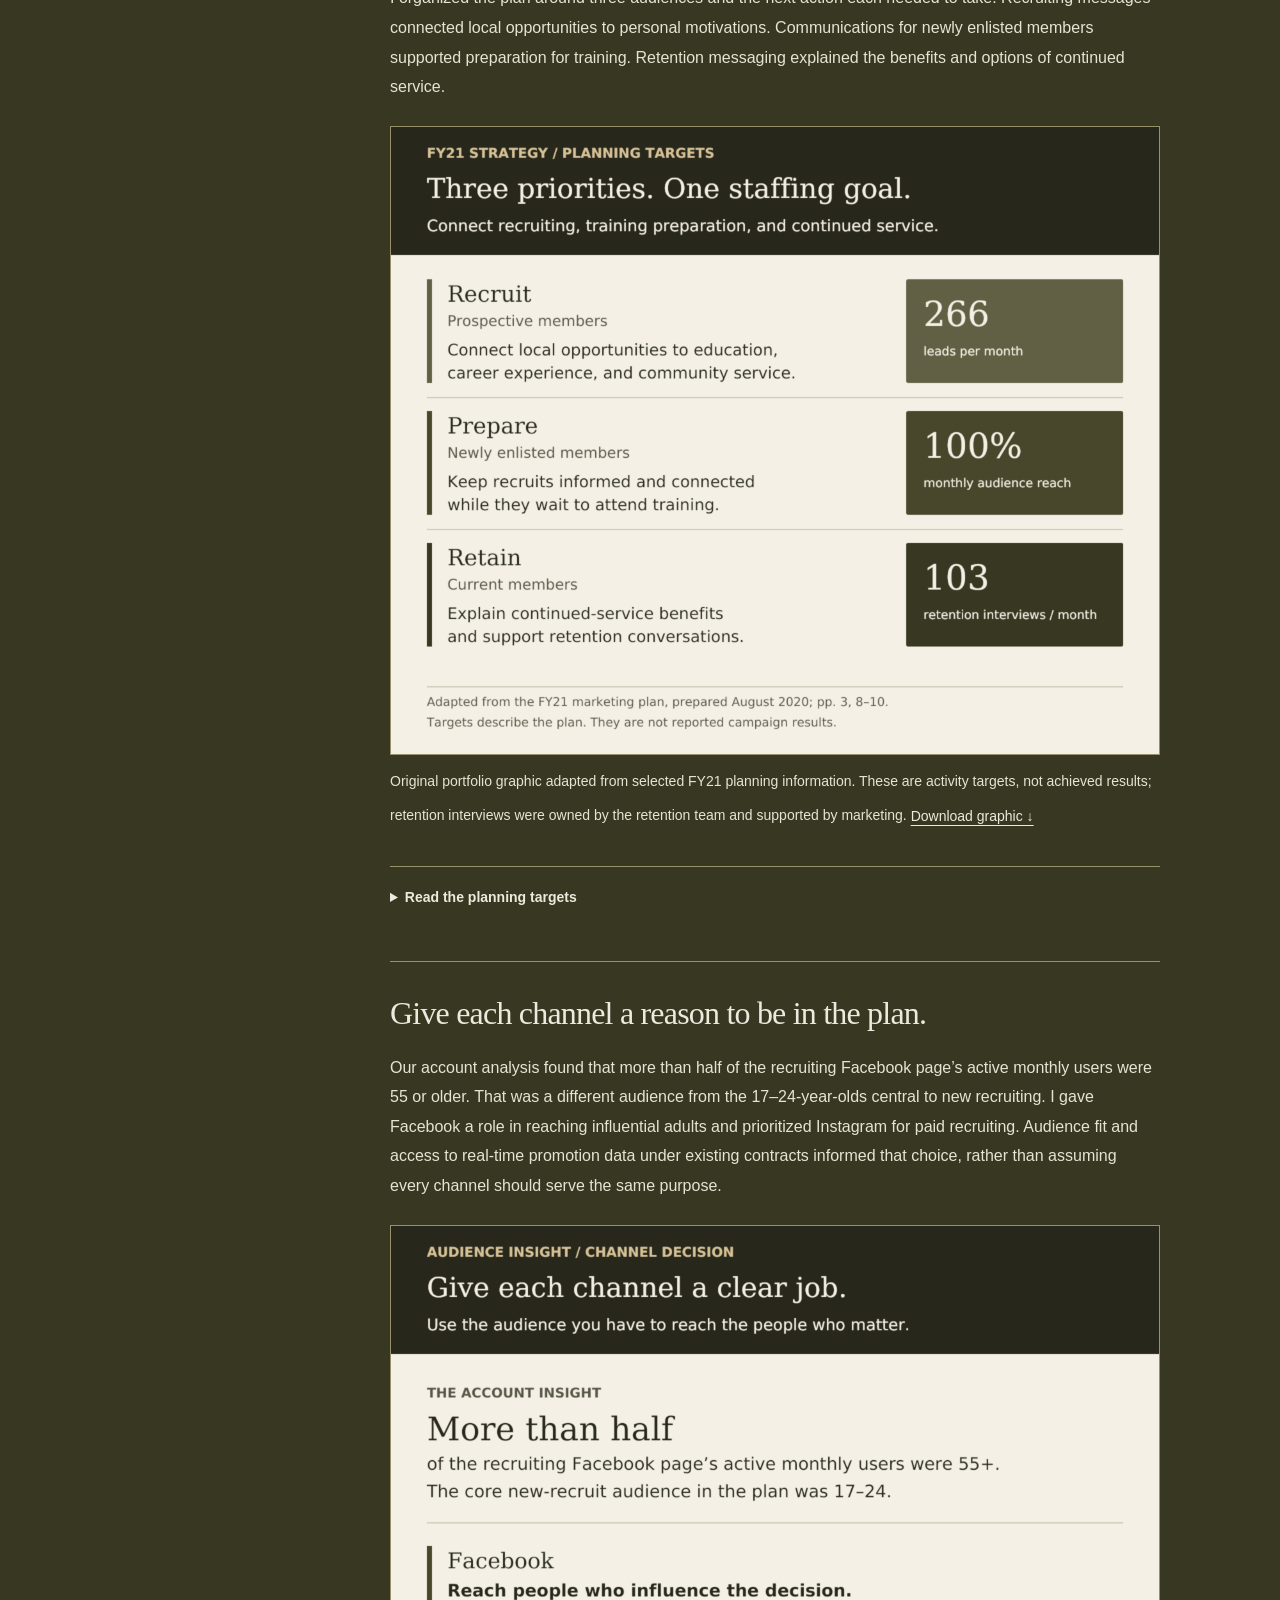
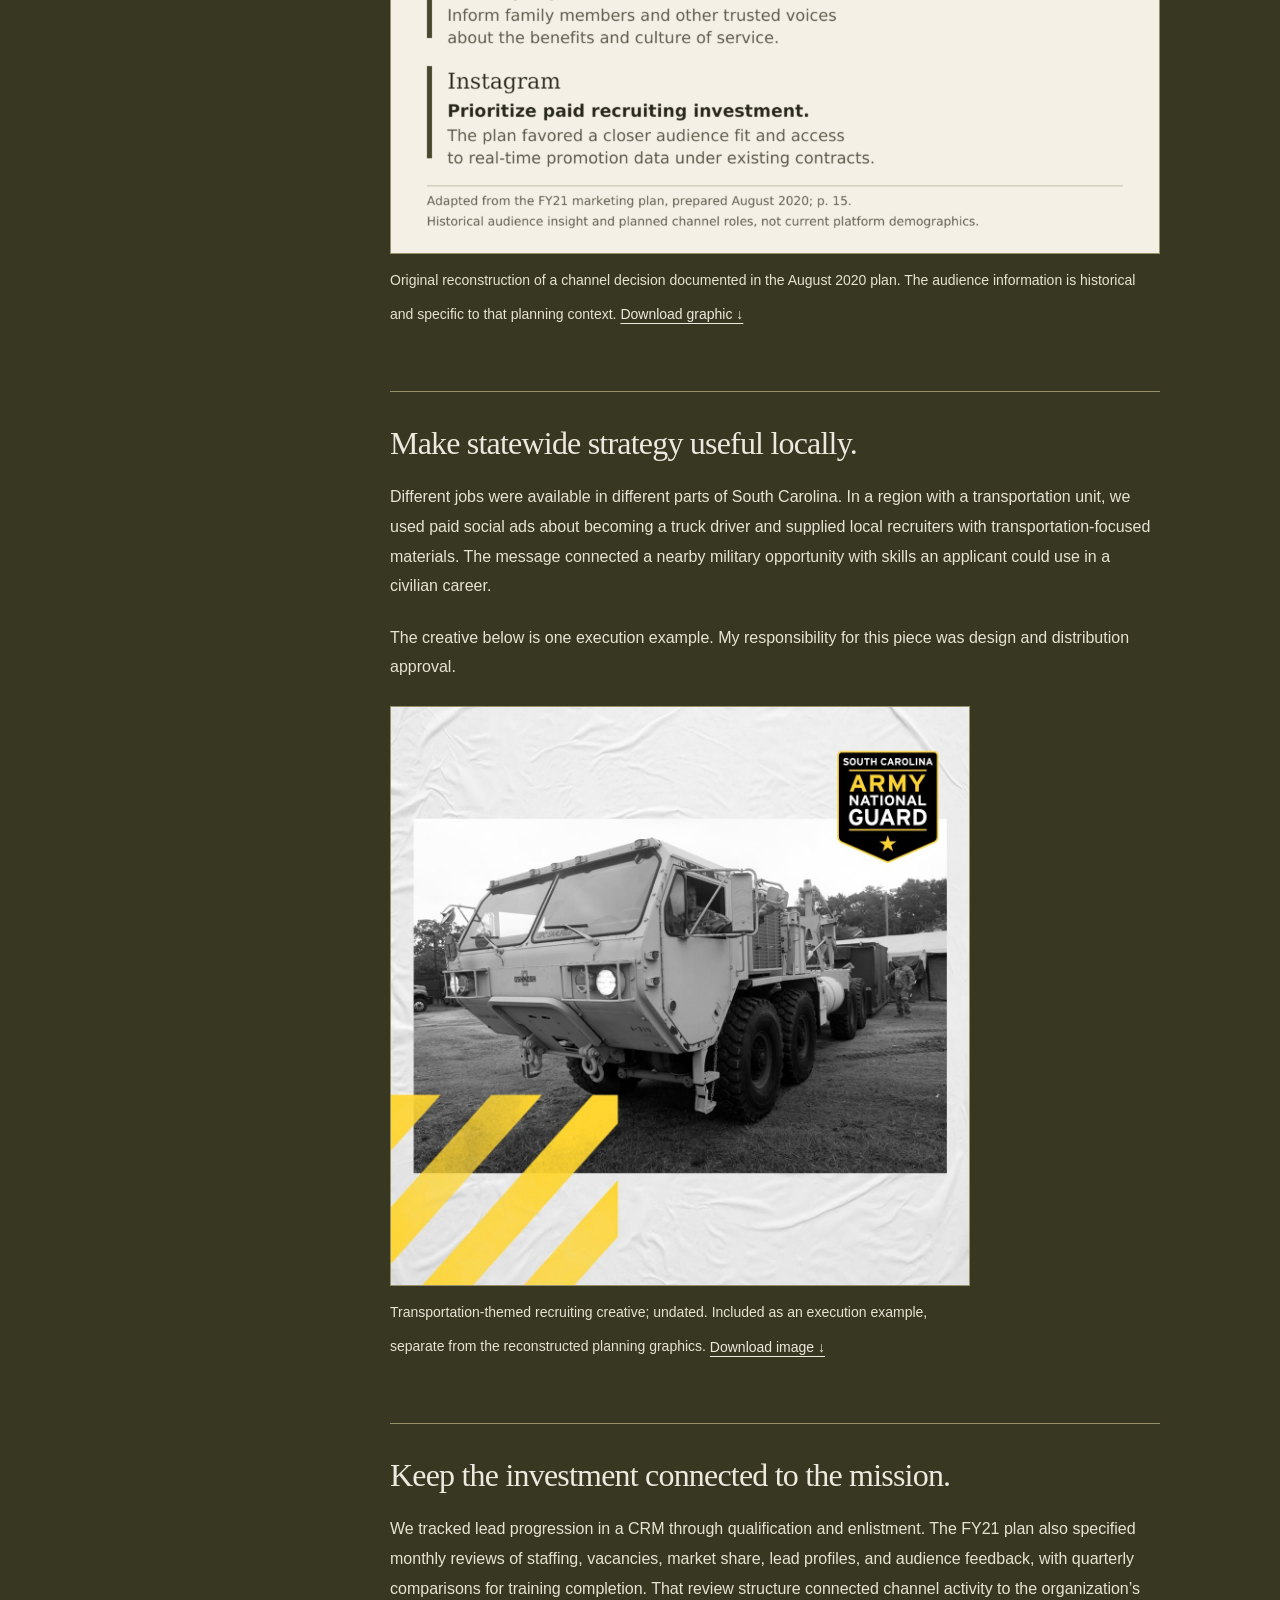
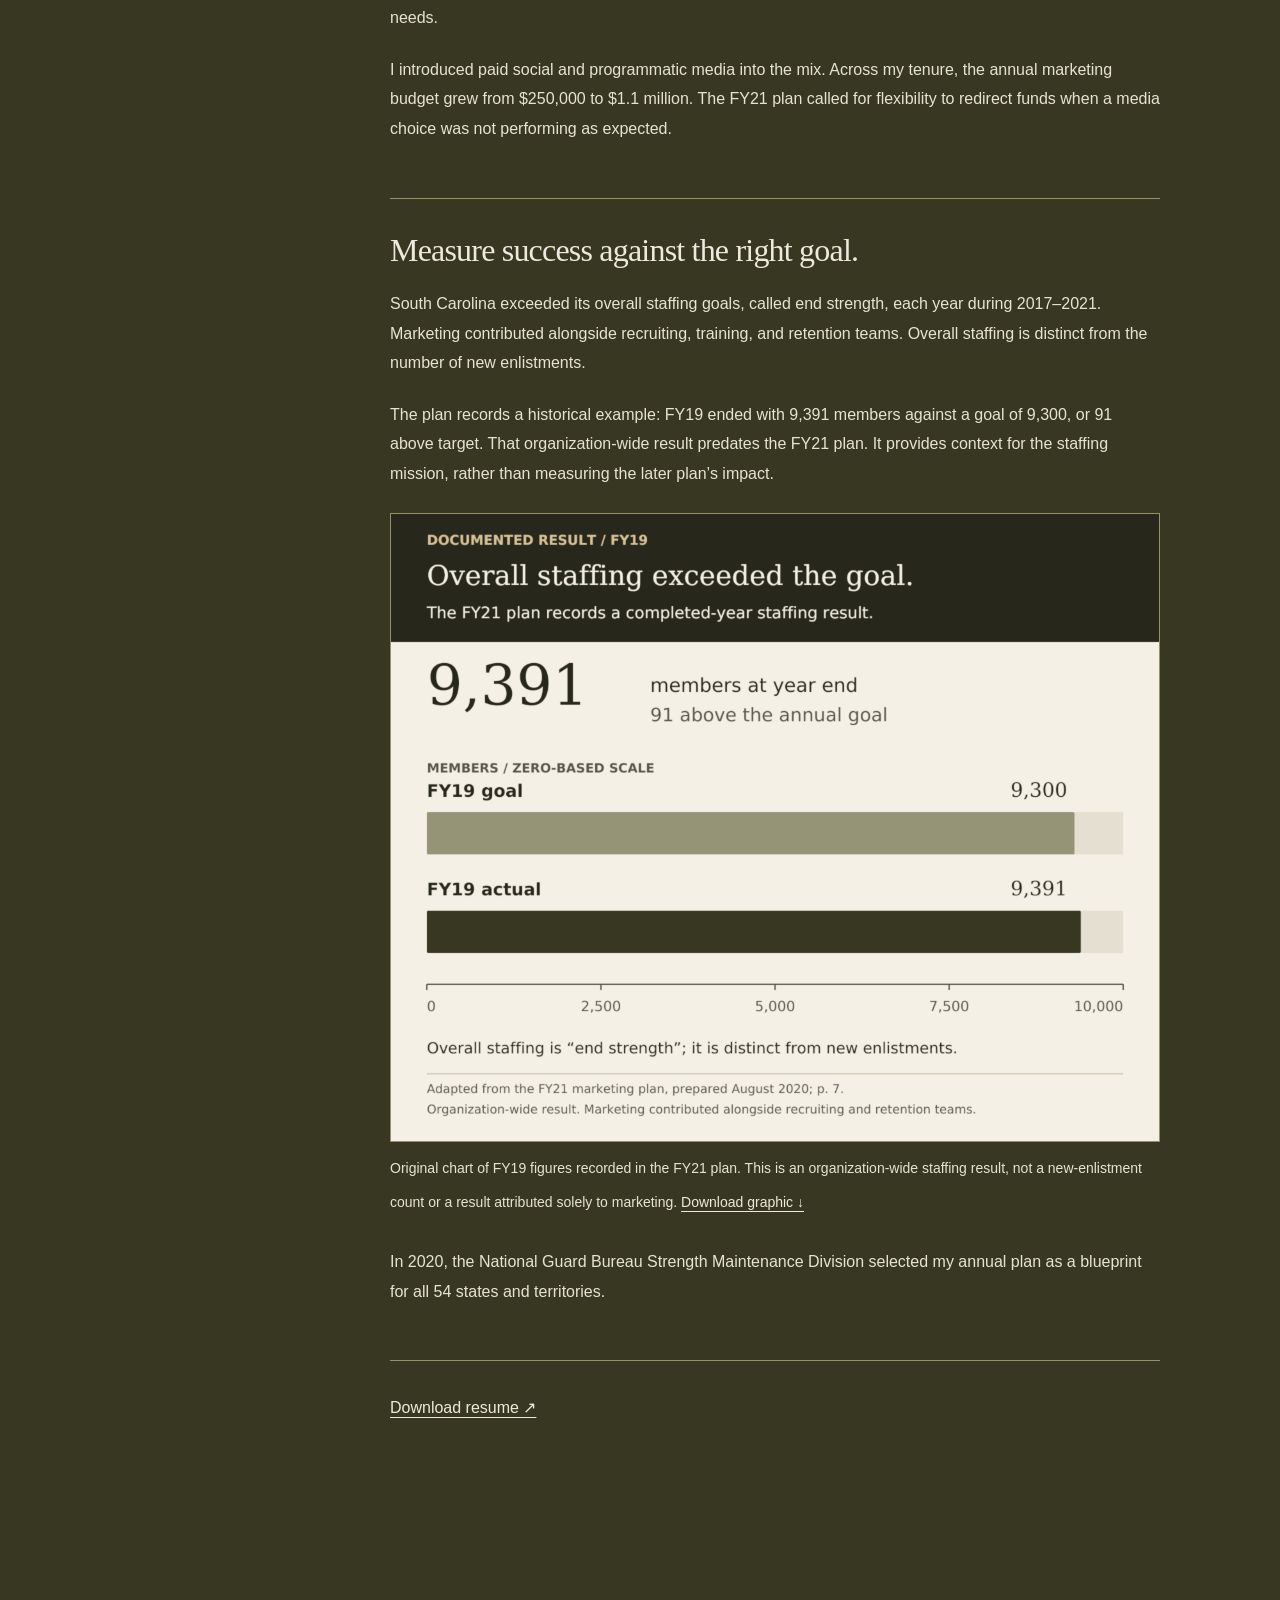
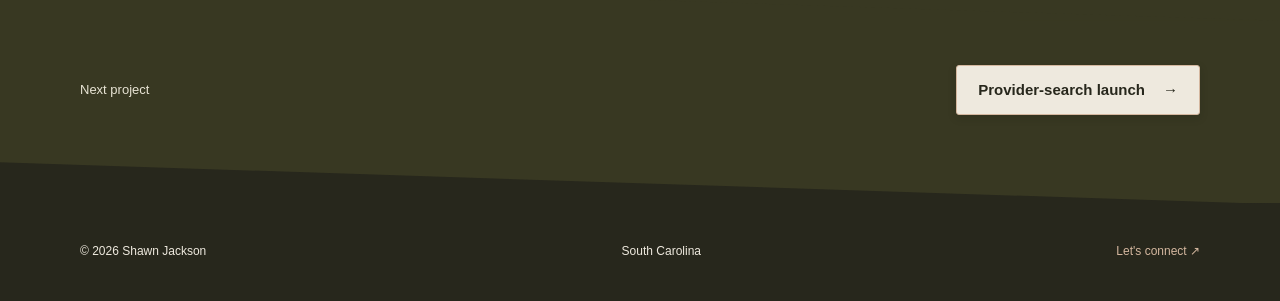
<file: case-studies/national-guard.html>
<!doctype html>
<html lang="en">
<head>
<!-- Google tag (gtag.js) -->
<script async src="https://www.googletagmanager.com/gtag/js?id=G-2E8MTGZ11D"></script>
<script>
  window.dataLayer = window.dataLayer || [];
  function gtag(){dataLayer.push(arguments);}
  gtag('js', new Date());
  gtag('config', 'G-2E8MTGZ11D');
</script>
<script defer src="/analytics.js?v=20261016-ga4"></script>

  <meta charset="utf-8">
<meta name="viewport" content="width=device-width, initial-scale=1">
  <title>Statewide Marketing Strategy &amp; Investment | Shawn Jackson</title>
<meta name="description" content="A $1.1M statewide marketing program linking recruiting, training preparation, and retention, with a planning approach selected as a national blueprint.">
  <meta name="theme-color" content="#303d2e">
<meta property="og:title" content="Statewide Marketing Strategy &amp; Investment | Shawn Jackson">
  <meta property="og:description" content="A $1.1M statewide marketing program linking recruiting, training preparation, and retention, with a planning approach selected as a national blueprint.">
<meta property="og:type" content="article">
  <link rel="icon" href="../assets/favicon.svg" type="image/svg+xml">
  <link rel="stylesheet" href="../styles.css">
<link rel="stylesheet" href="../theme.css">
<script src="../script.js" defer></script>
<link rel="stylesheet" href="../solid-state.css?v=20261019-executive-bronze"><script src="../motion.js" defer></script><link rel="canonical" href="https://jacksonshawnt.github.io/case-studies/national-guard.html"><meta property="og:url" content="https://jacksonshawnt.github.io/case-studies/national-guard.html"><meta property="og:image" content="https://jacksonshawnt.github.io/assets/images/smoky-mountains.jpg"><meta property="og:image:alt" content="Early fall ridges and mist in Great Smoky Mountains National Park"><meta name="twitter:card" content="summary"></head>
<body class="solid-case" style="--case-olive:#383822">
<a class="skip-link" href="#main">Skip to content</a>
<header class="site-header"><div class="container nav-inner">
<a class="brand" href="../" aria-label="Shawn Jackson home"><span class="brand-mark" aria-hidden="true">SJ</span><span class="brand-name">Shawn Jackson</span></a><button class="menu-toggle" aria-expanded="false" aria-controls="primary-nav" type="button">Menu</button><nav class="nav-links" id="primary-nav" aria-label="Main navigation"><a href="../#work">Selected work</a><a href="../#expertise">How I help</a><a href="../#about">About</a><a href="../assets/shawn-jackson-resume.pdf">Resume ↗</a><a class="nav-contact" href="../#contact">Let's connect</a></nav>
</div></header>
<main id="main">
  <section class="case-hero"><div class="container">
    <a class="breadcrumb" href="../#work">← Back to selected work</a>
    <p class="eyebrow light">Case study / Statewide recruiting strategy</p>
<h1>Growth takes more than recruiting.</h1>
    <p class="case-lead">I connected a $1.1M annual marketing budget, local staffing needs, and a statewide recruiting network to one plan. It linked acquisition, preparation for training, and retention so marketing supported the full staffing mission.</p>
    <div class="case-meta">
<div>
<span>Organization</span>South Carolina Army National Guard</div>
<div>
<span>Role</span>Marketing Director</div>
<div>
<span>Project period</span>2017–2021</div>
</div>
    <a class="case-sample-jump" href="#work-sample">Explore the strategy ↓</a>
  </div></section>
  <div class="case-reading-panel"><section class="container case-brief" aria-labelledby="case-brief-heading"><h2 id="case-brief-heading" class="eyebrow">At a glance</h2>
<dl class="case-brief-grid">
<div>
<dt>What I owned</dt>
<dd>I led statewide marketing strategy, budget decisions, and execution with recruiters, agencies, and vendors from 2017–2021.</dd>
</div>
<div>
<dt>The decision</dt>
<dd>Use market, vacancy, and audience evidence to connect recruiting, training preparation, and retention to the overall staffing mission.</dd>
</div>
<div>
<dt>The outcome</dt>
<dd>Overall staffing goals exceeded each year during 2017–2021. My 2020 annual plan was selected as a blueprint for all 54 states and territories.</dd>
</div>
</dl></section><div class="container case-body">
    <aside class="case-aside" aria-label="Scope and results"><h2>Scope and results</h2>
<div>
<strong class="case-stat">$1.1M</strong><p class="case-stat-label">Annual marketing budget reached during my tenure, up from $250,000 on arrival</p>
</div>
<div>
<strong class="case-stat">54</strong><p class="case-stat-label">States and territories included in the blueprint selected in 2020</p>
</div></aside>
<div class="case-content">
<nav class="case-section-nav" aria-label="On this page"><a href="#context">Challenge</a><a href="#work-sample">Strategy</a><a href="#decision">Channel decision</a><a href="#execution">Execution</a><a href="#results">Results</a></nav>

<section id="context" class="reveal"><h2>More leads would only solve part of the problem.</h2>
<p>The South Carolina Army National Guard needed enough trained members to meet its mission. Recruiting contributed to that goal, but so did helping new recruits reach training and retaining experienced members. Filling the pipeline while losing people along the way would leave the larger problem unresolved.</p>
<p>From 2017–2021, I led statewide marketing strategy, budget decisions, and execution with recruiters, agencies, and vendors. The program supported 116 recruiters across 50 locations. My responsibility was to turn statewide priorities into audience, channel, and investment decisions that local recruiters could use.</p></section>

<section id="work-sample" class="reveal"><p class="eyebrow">Strategy in practice</p><h2>Turn mission priorities into a working plan.</h2>
<p>The FY21 plan, prepared in August 2020, combined market assessment, past performance, vacancy data, and leadership priorities. Those inputs shaped where recruiting support was needed, how to address training losses and retention, and where digital channels could help as COVID-19 disrupted schools and in-person recruiting.</p>
<p>I organized the plan around three audiences and the next action each needed to take. Recruiting messages connected local opportunities to personal motivations. Communications for newly enlisted members supported preparation for training. Retention messaging explained the benefits and options of continued service.</p>
<figure class="work-sample" aria-labelledby="guard-priorities-caption">
<a class="sample-image-link" href="../assets/work-samples/national-guard-planning-priorities.png" target="_blank" rel="noopener noreferrer" aria-label="Enlarge graphic: FY21 planning targets: 266 leads per month, 100 percent monthly reach of newly enlisted members in the Recruit Sustainment Program, and 103 retention interviews per month." data-view-image=""><img src="../assets/work-samples/national-guard-planning-priorities.png" alt="FY21 planning targets: 266 leads per month, 100 percent monthly reach of newly enlisted members in the Recruit Sustainment Program, and 103 retention interviews per month." width="2400" height="1960" loading="lazy" decoding="async"></a>
<figcaption id="guard-priorities-caption">Original portfolio graphic adapted from selected FY21 planning information. These are activity targets, not achieved results; retention interviews were owned by the retention team and supported by marketing. <a href="../assets/work-samples/national-guard-planning-priorities.png" download>Download graphic ↓</a></figcaption>
</figure><details class="workflow-detail"><summary>Read the planning targets</summary><ul>
<li><strong>Recruit:</strong> Generate at least 266 leads per month to support entry-level recruiting needs.</li>
<li><strong>Prepare:</strong> Reach 100% of newly enlisted members in the Recruit Sustainment Program each month.</li>
<li><strong>Retain:</strong> Support the retention team’s target of 103 continued-service interviews per month.</li>
</ul></details></section>

<section id="decision" class="reveal"><h2>Give each channel a reason to be in the plan.</h2>
<p>Our account analysis found that more than half of the recruiting Facebook page’s active monthly users were 55 or older. That was a different audience from the 17–24-year-olds central to new recruiting. I gave Facebook a role in reaching influential adults and prioritized Instagram for paid recruiting. Audience fit and access to real-time promotion data under existing contracts informed that choice, rather than assuming every channel should serve the same purpose.</p>
<figure class="work-sample" aria-labelledby="guard-channels-caption">
<a class="sample-image-link" href="../assets/work-samples/national-guard-channel-decisions.png" target="_blank" rel="noopener noreferrer" aria-label="Enlarge graphic: Historical channel decision: Facebook reached influential adults; Instagram received priority for paid recruiting based on audience fit and promotion-data access." data-view-image=""><img src="../assets/work-samples/national-guard-channel-decisions.png" alt="Historical channel decision: Facebook reached influential adults; Instagram received priority for paid recruiting based on audience fit and promotion-data access." width="2400" height="1960" loading="lazy" decoding="async"></a>
<figcaption id="guard-channels-caption">Original reconstruction of a channel decision documented in the August 2020 plan. The audience information is historical and specific to that planning context. <a href="../assets/work-samples/national-guard-channel-decisions.png" download>Download graphic ↓</a></figcaption>
</figure></section>

<section id="execution" class="reveal"><h2>Make statewide strategy useful locally.</h2>
<p>Different jobs were available in different parts of South Carolina. In a region with a transportation unit, we used paid social ads about becoming a truck driver and supplied local recruiters with transportation-focused materials. The message connected a nearby military opportunity with skills an applicant could use in a civilian career.</p>
<p>The creative below is one execution example. My responsibility for this piece was design and distribution approval.</p>
<figure class="work-sample sample-square"><a class="sample-image-link" href="../assets/work-samples/national-guard-recruiting.jpg" target="_blank" rel="noopener noreferrer" aria-label="Enlarge transportation recruiting creative" data-view-image=""><img src="../assets/work-samples/national-guard-recruiting.jpg" alt="South Carolina Army National Guard recruiting creative featuring a military vehicle and transportation imagery." width="1200" height="1200" loading="lazy" decoding="async"></a><figcaption>Transportation-themed recruiting creative; undated. Included as an execution example, separate from the reconstructed planning graphics. <a href="../assets/work-samples/national-guard-recruiting.jpg" download>Download image ↓</a></figcaption></figure></section>

<section class="reveal"><h2>Keep the investment connected to the mission.</h2>
<p>We tracked lead progression in a CRM through qualification and enlistment. The FY21 plan also specified monthly reviews of staffing, vacancies, market share, lead profiles, and audience feedback, with quarterly comparisons for training completion. That review structure connected channel activity to the organization’s needs.</p>
<p>I introduced paid social and programmatic media into the mix. Across my tenure, the annual marketing budget grew from $250,000 to $1.1 million. The FY21 plan called for flexibility to redirect funds when a media choice was not performing as expected.</p></section>

<section id="results" class="reveal"><h2>Measure success against the right goal.</h2>
<p>South Carolina exceeded its overall staffing goals, called end strength, each year during 2017–2021. Marketing contributed alongside recruiting, training, and retention teams. Overall staffing is distinct from the number of new enlistments.</p>
<p>The plan records a historical example: FY19 ended with 9,391 members against a goal of 9,300, or 91 above target. That organization-wide result predates the FY21 plan. It provides context for the staffing mission, rather than measuring the later plan’s impact.</p>
<figure class="work-sample" aria-labelledby="guard-results-caption">
<a class="sample-image-link" href="../assets/work-samples/national-guard-staffing-result.png" target="_blank" rel="noopener noreferrer" aria-label="Enlarge graphic: FY19 overall staffing: goal 9,300 members; actual 9,391, or 91 above goal. Both bars use a zero-based scale." data-view-image=""><img src="../assets/work-samples/national-guard-staffing-result.png" alt="FY19 overall staffing: goal 9,300 members; actual 9,391, or 91 above goal. Both bars use a zero-based scale." width="2400" height="1960" loading="lazy" decoding="async"></a>
<figcaption id="guard-results-caption">Original chart of FY19 figures recorded in the FY21 plan. This is an organization-wide staffing result, not a new-enlistment count or a result attributed solely to marketing. <a href="../assets/work-samples/national-guard-staffing-result.png" download>Download graphic ↓</a></figcaption>
</figure><p>In 2020, the National Guard Bureau Strength Maintenance Division selected my annual plan as a blueprint for all 54 states and territories.</p>
</section>
<p><a href="../assets/shawn-jackson-resume.pdf">Download resume ↗</a></p>
</div>
</div>
  </div><section class="case-next" aria-label="Next project"><div class="container">
<p>Next project</p>
<a class="button secondary" href="digital-adoption.html">Provider-search launch <span aria-hidden="true">→</span></a>
</div></section>
</main><footer class="site-footer"><div class="container footer-inner">
<p>© <span data-year>2026</span> Shawn Jackson</p>
<p>South Carolina</p>
<a href="../#contact">Let's connect ↗</a>
</div></footer>
</body>
</html>
</file>
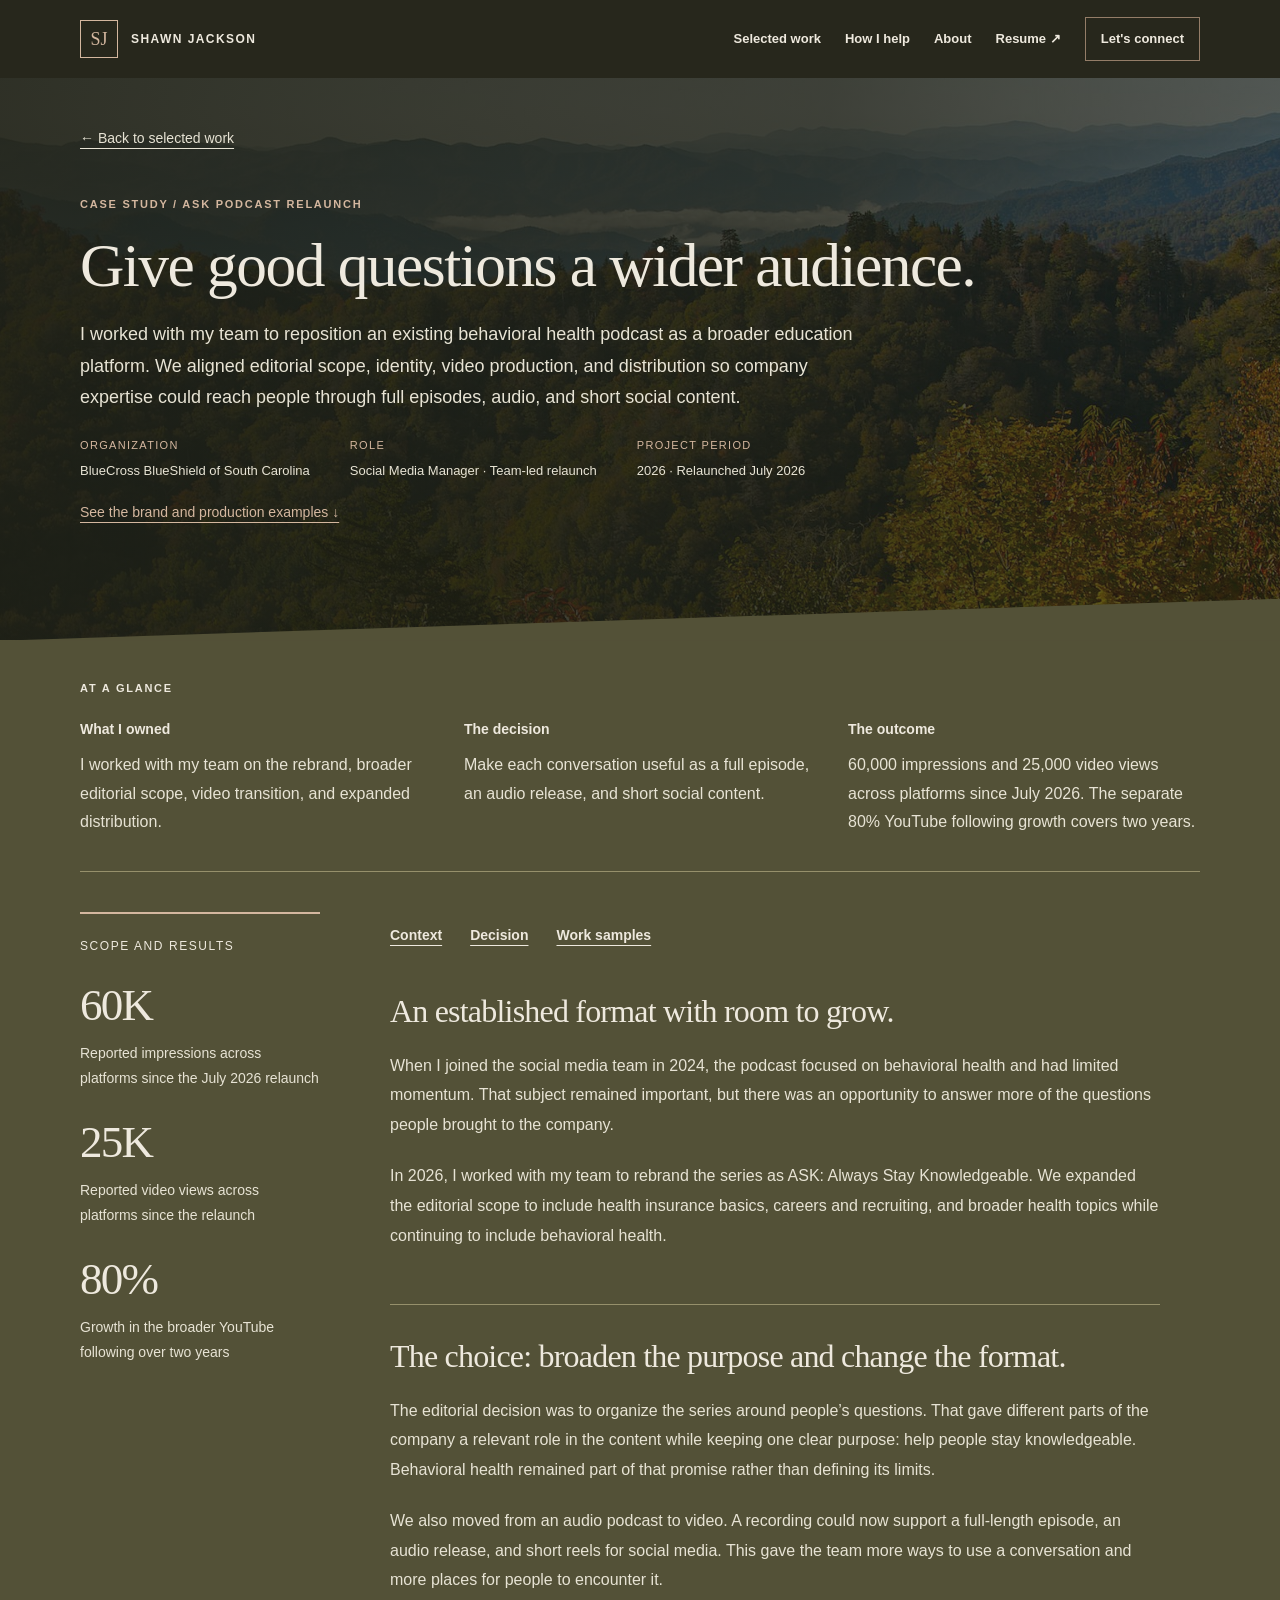
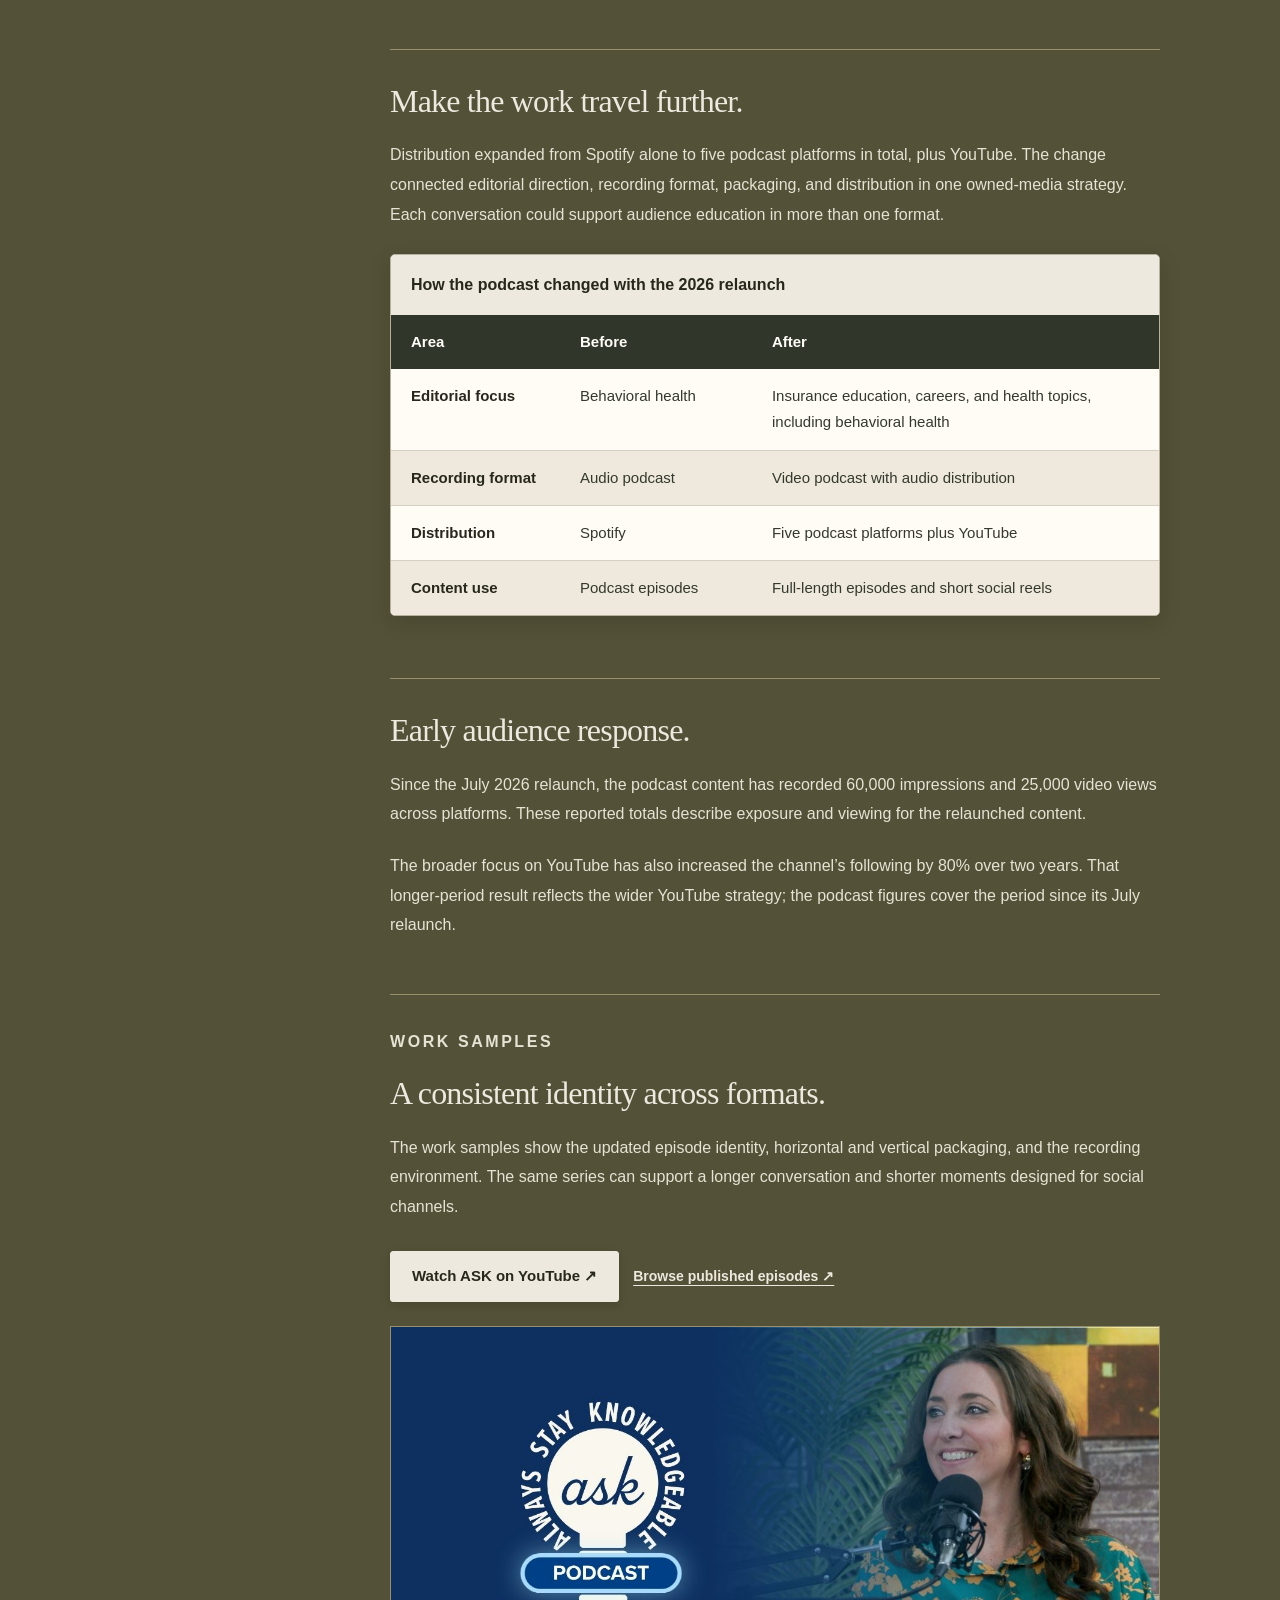
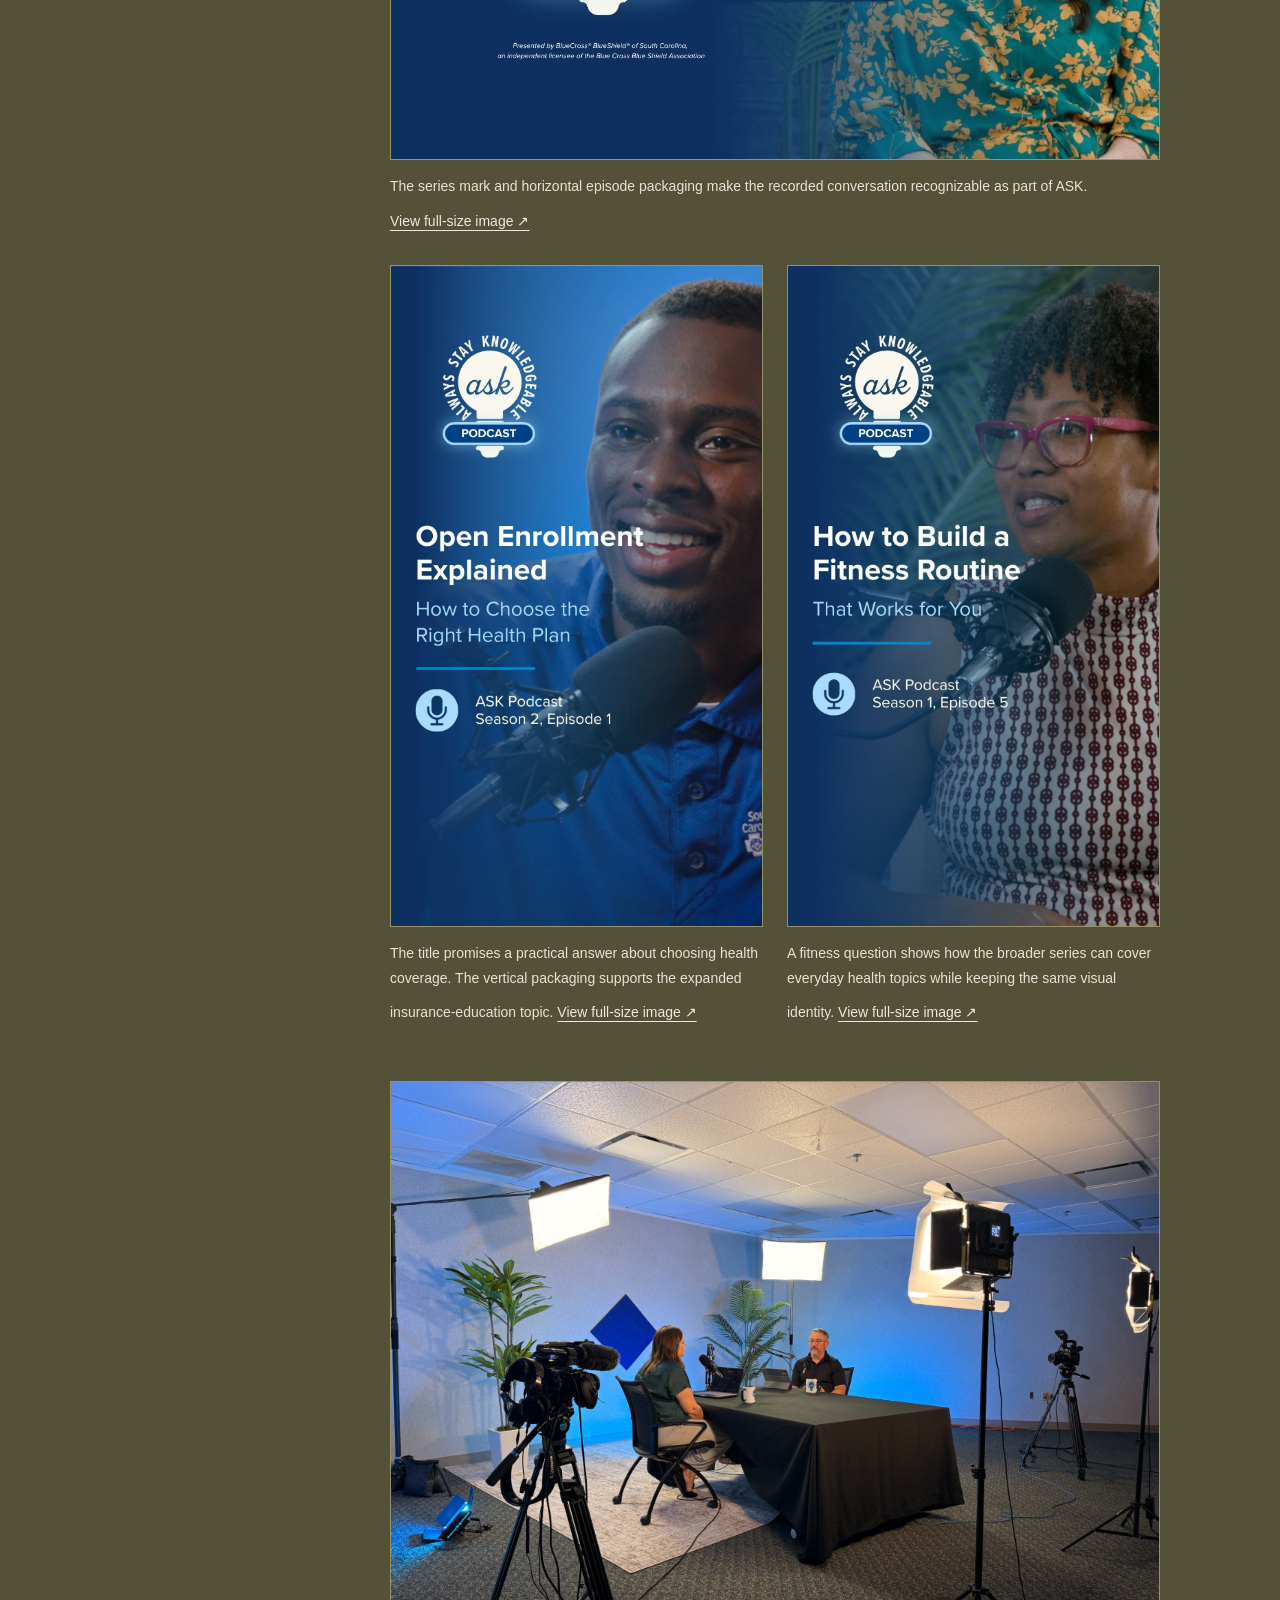
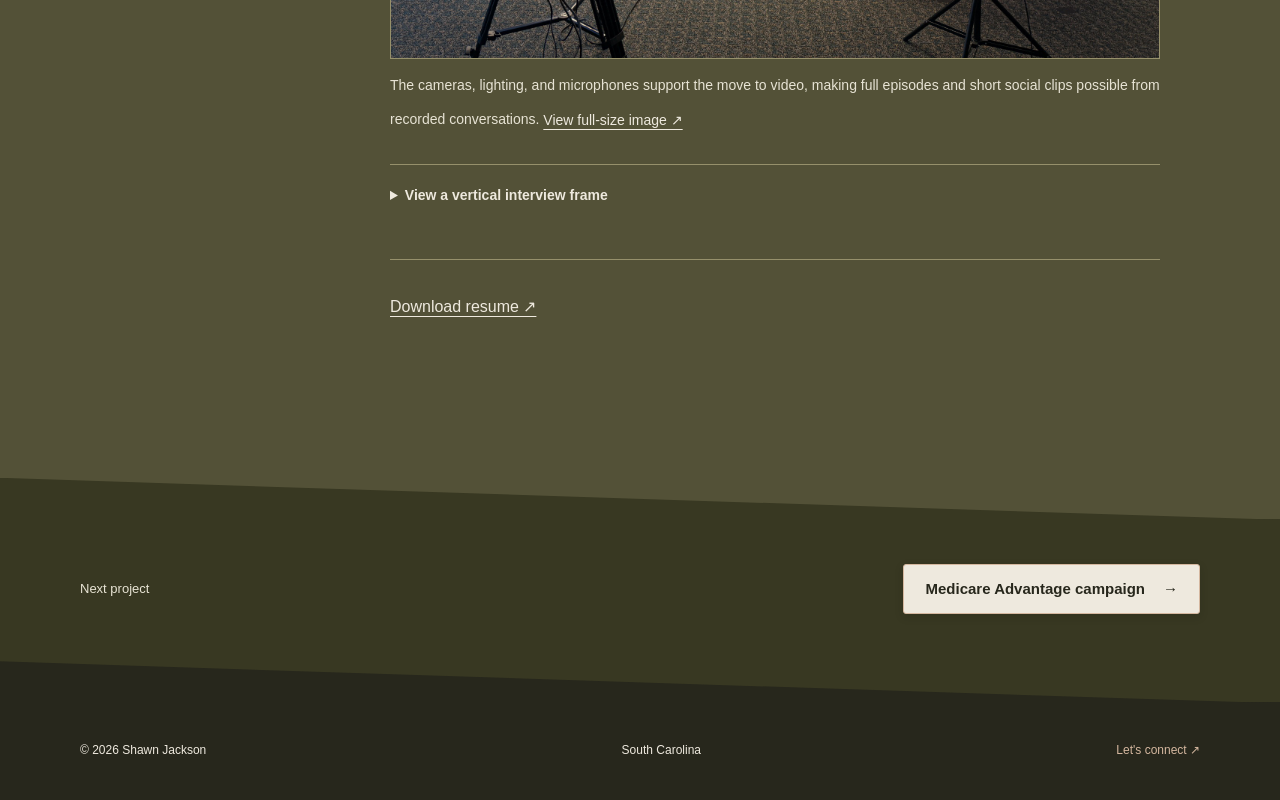
<file: case-studies/podcast-relaunch.html>
<!doctype html>
<html lang="en">
<head>
<!-- Google tag (gtag.js) -->
<script async src="https://www.googletagmanager.com/gtag/js?id=G-2E8MTGZ11D"></script>
<script>
  window.dataLayer = window.dataLayer || [];
  function gtag(){dataLayer.push(arguments);}
  gtag('js', new Date());
  gtag('config', 'G-2E8MTGZ11D');
</script>
<script defer src="/analytics.js?v=20261016-ga4"></script>

  <meta charset="utf-8">
<meta name="viewport" content="width=device-width, initial-scale=1">
  <title>ASK Podcast: Owned-Media Strategy &amp; Relaunch | Shawn Jackson</title>
<meta name="description" content="A team-led podcast rebrand connecting audience education, video, audio, and social distribution, with 25,000 reported video views since July 2026.">
  <meta name="theme-color" content="#303d2e">
<meta property="og:title" content="ASK Podcast: Owned-Media Strategy &amp; Relaunch | Shawn Jackson">
  <meta property="og:description" content="A team-led podcast rebrand connecting audience education, video, audio, and social distribution, with 25,000 reported video views since July 2026.">
<meta property="og:type" content="article">
  <link rel="icon" href="../assets/favicon.svg" type="image/svg+xml">
  <link rel="stylesheet" href="../styles.css">
<link rel="stylesheet" href="../theme.css">
<script src="../script.js" defer></script>
<link rel="stylesheet" href="../solid-state.css?v=20261019-executive-bronze"><script src="../motion.js" defer></script><link rel="canonical" href="https://jacksonshawnt.github.io/case-studies/podcast-relaunch.html"><meta property="og:url" content="https://jacksonshawnt.github.io/case-studies/podcast-relaunch.html"><meta property="og:image" content="https://jacksonshawnt.github.io/assets/images/smoky-mountains.jpg"><meta property="og:image:alt" content="Early fall ridges and mist in Great Smoky Mountains National Park"><meta name="twitter:card" content="summary"></head>
<body class="solid-case" style="--case-olive:#535137">
<a class="skip-link" href="#main">Skip to content</a>
<header class="site-header"><div class="container nav-inner">
<a class="brand" href="../" aria-label="Shawn Jackson home"><span class="brand-mark" aria-hidden="true">SJ</span><span class="brand-name">Shawn Jackson</span></a><button class="menu-toggle" aria-expanded="false" aria-controls="primary-nav" type="button">Menu</button><nav class="nav-links" id="primary-nav" aria-label="Main navigation"><a href="../#work">Selected work</a><a href="../#expertise">How I help</a><a href="../#about">About</a><a href="../assets/shawn-jackson-resume.pdf">Resume ↗</a><a class="nav-contact" href="../#contact">Let's connect</a></nav>
</div></header>
<main id="main">
  <section class="case-hero"><div class="container">
    <a class="breadcrumb" href="../#work">← Back to selected work</a>
    <p class="eyebrow light">Case study / ASK podcast relaunch</p>
<h1>Give good questions a wider audience.</h1>
    <p class="case-lead">I worked with my team to reposition an existing behavioral health podcast as a broader education platform. We aligned editorial scope, identity, video production, and distribution so company expertise could reach people through full episodes, audio, and short social content.</p>
    <div class="case-meta">
<div>
<span>Organization</span>BlueCross BlueShield of South Carolina</div>
<div>
<span>Role</span>Social Media Manager · Team-led relaunch</div>
<div>
<span>Project period</span>2026 · Relaunched July 2026</div>
</div>
    <a class="case-sample-jump" href="#work-sample">See the brand and production examples ↓</a>
  </div></section>
  <div class="case-reading-panel"><section class="container case-brief" aria-labelledby="case-brief-heading"><h2 id="case-brief-heading" class="eyebrow">At a glance</h2>
<dl class="case-brief-grid">
<div>
<dt>What I owned</dt>
<dd>I worked with my team on the rebrand, broader editorial scope, video transition, and expanded distribution.</dd>
</div>
<div>
<dt>The decision</dt>
<dd>Make each conversation useful as a full episode, an audio release, and short social content.</dd>
</div>
<div>
<dt>The outcome</dt>
<dd>60,000 impressions and 25,000 video views across platforms since July 2026. The separate 80% YouTube following growth covers two years.</dd>
</div>
</dl></section><div class="container case-body">
    <aside class="case-aside" aria-label="Scope and results"><h2>Scope and results</h2>
<div>
<strong class="case-stat">60K</strong><p class="case-stat-label">Reported impressions across platforms since the July 2026 relaunch</p>
</div>
<div>
<strong class="case-stat">25K</strong><p class="case-stat-label">Reported video views across platforms since the relaunch</p>
</div>
<div>
<strong class="case-stat">80%</strong><p class="case-stat-label">Growth in the broader YouTube following over two years</p>
</div></aside>
    <div class="case-content">
<nav class="case-section-nav" aria-label="On this page"><a href="#context">Context</a><a href="#decision">Decision</a><a href="#work-sample">Work samples</a></nav><section id="context" class="reveal"><h2>An established format with room to grow.</h2>
<p>When I joined the social media team in 2024, the podcast focused on behavioral health and had limited momentum. That subject remained important, but there was an opportunity to answer more of the questions people brought to the company.</p>
<p>In 2026, I worked with my team to rebrand the series as ASK: Always Stay Knowledgeable. We expanded the editorial scope to include health insurance basics, careers and recruiting, and broader health topics while continuing to include behavioral health.</p></section><section id="decision" class="reveal"><h2>The choice: broaden the purpose and change the format.</h2>
<p>The editorial decision was to organize the series around people’s questions. That gave different parts of the company a relevant role in the content while keeping one clear purpose: help people stay knowledgeable. Behavioral health remained part of that promise rather than defining its limits.</p>
<p>We also moved from an audio podcast to video. A recording could now support a full-length episode, an audio release, and short reels for social media. This gave the team more ways to use a conversation and more places for people to encounter it.</p></section><section class="reveal"><h2>Make the work travel further.</h2>
<p>Distribution expanded from Spotify alone to five podcast platforms in total, plus YouTube. The change connected editorial direction, recording format, packaging, and distribution in one owned-media strategy. Each conversation could support audience education in more than one format.</p>
<div class="data-panel comparison-panel" role="region" aria-label="How the podcast changed with the 2026 relaunch" tabindex="0"><table class="case-table podcast-change-table">
<caption>How the podcast changed with the 2026 relaunch</caption>
<thead><tr>
<th scope="col">Area</th>
<th scope="col">Before</th>
<th scope="col">After</th>
</tr></thead>
<tbody>
<tr>
<th scope="row">Editorial focus</th>
<td>Behavioral health</td>
<td>Insurance education, careers, and health topics, including behavioral health</td>
</tr>
<tr>
<th scope="row">Recording format</th>
<td>Audio podcast</td>
<td>Video podcast with audio distribution</td>
</tr>
<tr>
<th scope="row">Distribution</th>
<td>Spotify</td>
<td>Five podcast platforms plus YouTube</td>
</tr>
<tr>
<th scope="row">Content use</th>
<td>Podcast episodes</td>
<td>Full-length episodes and short social reels</td>
</tr>
</tbody>
</table></div></section><section class="reveal"><h2>Early audience response.</h2>
<p>Since the July 2026 relaunch, the podcast content has recorded 60,000 impressions and 25,000 video views across platforms. These reported totals describe exposure and viewing for the relaunched content.</p>
<p>The broader focus on YouTube has also increased the channel’s following by 80% over two years. That longer-period result reflects the wider YouTube strategy; the podcast figures cover the period since its July relaunch.</p></section><section id="work-sample" class="reveal"><p class="eyebrow">Work samples</p>
<h2>A consistent identity across formats.</h2>
<p>The work samples show the updated episode identity, horizontal and vertical packaging, and the recording environment. The same series can support a longer conversation and shorter moments designed for social channels.</p>
<div class="actions podcast-watch-links">
<a class="button secondary" href="https://www.youtube.com/playlist?list=PLuJHnAKAdQLljn9njec4pYW2eIOawqeUe" target="_blank" rel="noopener noreferrer">Watch ASK on YouTube ↗</a><a class="text-link" href="https://www.southcarolinablues.com/en/home/blog/categories/always-stay-knowledgeable-.html" target="_blank" rel="noopener noreferrer">Browse published episodes ↗</a>
</div>
<figure class="work-sample "><a class="sample-image-link" href="../assets/work-samples/ask-episode-horizontal.jpg" target="_blank" rel="noopener noreferrer" aria-label="View work sample at full size" data-view-image=""><img src="../assets/work-samples/ask-episode-horizontal.jpg" alt="ASK podcast horizontal episode artwork featuring a guest at a microphone" width="1280" height="720" loading="lazy" decoding="async"></a><figcaption>The series mark and horizontal episode packaging make the recorded conversation recognizable as part of ASK. <a href="../assets/work-samples/ask-episode-horizontal.jpg" target="_blank" rel="noopener noreferrer" data-view-image="">View full-size image ↗</a></figcaption></figure><div class="podcast-portrait-grid">
<figure class="work-sample "><a class="sample-image-link" href="../assets/work-samples/ask-open-enrollment-vertical.jpg" target="_blank" rel="noopener noreferrer" aria-label="View work sample at full size" data-view-image=""><img src="../assets/work-samples/ask-open-enrollment-vertical.jpg" alt="ASK podcast vertical artwork titled Open Enrollment Explained: How to Choose the Right Health Plan" width="1080" height="1920" loading="lazy" decoding="async"></a><figcaption>The title promises a practical answer about choosing health coverage. The vertical packaging supports the expanded insurance-education topic. <a href="../assets/work-samples/ask-open-enrollment-vertical.jpg" target="_blank" rel="noopener noreferrer" data-view-image="">View full-size image ↗</a></figcaption></figure><figure class="work-sample "><a class="sample-image-link" href="../assets/work-samples/ask-fitness-vertical.jpg" target="_blank" rel="noopener noreferrer" aria-label="View work sample at full size" data-view-image=""><img src="../assets/work-samples/ask-fitness-vertical.jpg" alt="ASK podcast vertical artwork titled How to Build a Fitness Routine That Works for You" width="1080" height="1920" loading="lazy" decoding="async"></a><figcaption>A fitness question shows how the broader series can cover everyday health topics while keeping the same visual identity. <a href="../assets/work-samples/ask-fitness-vertical.jpg" target="_blank" rel="noopener noreferrer" data-view-image="">View full-size image ↗</a></figcaption></figure>
</div>
<figure class="work-sample "><a class="sample-image-link" href="../assets/work-samples/ask-production-setup.jpg" target="_blank" rel="noopener noreferrer" aria-label="View work sample at full size" data-view-image=""><img src="../assets/work-samples/ask-production-setup.jpg" alt="Podcast recording setup with cameras, lights, microphones, and two participants at a table" width="2048" height="1536" loading="lazy" decoding="async"></a><figcaption>The cameras, lighting, and microphones support the move to video, making full episodes and short social clips possible from recorded conversations. <a href="../assets/work-samples/ask-production-setup.jpg" target="_blank" rel="noopener noreferrer" data-view-image="">View full-size image ↗</a></figcaption></figure><details class="podcast-frame-detail"><summary>View a vertical interview frame</summary><figure class="work-sample podcast-frame"><a class="sample-image-link" href="../assets/work-samples/ask-interview-vertical.png" target="_blank" rel="noopener noreferrer" aria-label="View work sample at full size" data-view-image=""><img src="../assets/work-samples/ask-interview-vertical.png" alt="Vertical interview frame showing a podcast guest speaking beside a microphone" width="1076" height="1750" loading="lazy" decoding="async"></a><figcaption>The close vertical frame illustrates a speaker-focused format suited to short social content. <a href="../assets/work-samples/ask-interview-vertical.png" target="_blank" rel="noopener noreferrer" data-view-image="">View full-size image ↗</a></figcaption></figure></details></section><p><a href="../assets/shawn-jackson-resume.pdf">Download resume ↗</a></p>
</div>
</div>
  </div><section class="case-next" aria-label="Next project"><div class="container">
<p>Next project</p>
<a class="button secondary" href="medicare-advantage.html">Medicare Advantage campaign <span aria-hidden="true">→</span></a>
</div></section>
</main><footer class="site-footer"><div class="container footer-inner">
<p>© <span data-year>2026</span> Shawn Jackson</p>
<p>South Carolina</p>
<a href="../#contact">Let's connect ↗</a>
</div></footer>
</body>
</html>
</file>
<file: solid-state.css>
/* Shawn Jackson adaptation of Solid State by HTML5 UP, CC BY 3.0.
   Personal palette, typography, responsive composition and restrained motion. */
:root{--bronze:#6b4e37;--bronze-dark:#3b2e24;--bronze-burnished:#8c6043;--bronze-highlight:#a87752;--bronze-light:#c29672;--bronze-text:#d4b79f;--bronze-text-mid:#e2c9b4;--bronze-text-light:#efdbca;--forest:#27271c;--olive:#383822;--olive-mid:#48472c;--lichen:#b1af87;--brass:var(--bronze-text);--ink:#27271c;--navy:#383822;--paper:#eee9de;--white:#fffcf5;--muted:#605f4e;--line:#d8d4c4;--gold:var(--bronze);--gold-light:var(--bronze-text);--accent-gold:var(--bronze);--accent-light:var(--bronze-text);--bone:#e9e3d3;--blue-pale:#e9e6d8;--on-dark-muted:#e7e3d4;--serif:Georgia,'Times New Roman',serif;--sans:-apple-system,BlinkMacSystemFont,'Segoe UI',Arial,sans-serif;--width:1120px}
html{scroll-behavior:smooth;scroll-padding-top:110px}body{background:var(--paper);color:var(--ink);font:17px/1.75 var(--sans);-webkit-font-smoothing:antialiased}*{box-sizing:border-box}a{text-underline-offset:5px}button{font:inherit}img{max-width:100%;height:auto}button,a{-webkit-tap-highlight-color:transparent}::selection{background:var(--brass);color:var(--forest)}:focus-visible{outline:3px solid var(--bronze);outline-offset:5px}.container{width:min(var(--width),calc(100% - 96px));margin-inline:auto}.skip-link{position:fixed;top:-120px;left:16px;background:var(--paper);color:var(--forest);padding:10px 18px;z-index:101}.skip-link:focus{top:12px}
h1,h2,h3{font-family:var(--serif);font-weight:400;line-height:1.12;letter-spacing:-.025em;text-transform:none}p{margin:0 0 22px}h2{font-size:clamp(34px,4vw,48px)}h3{font-size:28px}.eyebrow{font:700 11px/1.6 var(--sans);letter-spacing:.16em;text-transform:uppercase;color:var(--gold);margin:0 0 18px}.eyebrow.light{color:var(--brass)}
/* Shared navigation, readable with or without the enhancement script. */
.site-header{position:sticky;top:0;z-index:30;background:rgba(32,39,30,.98);color:var(--paper);border-bottom:1px solid #64634d}.nav-inner{display:flex;align-items:center;justify-content:space-between;gap:24px;min-height:78px}.brand{display:flex;align-items:center;gap:13px;text-decoration:none;border:0}.brand-mark{width:38px;height:38px;display:grid;place-items:center;border:1px solid var(--brass);background:transparent;color:var(--brass);font:18px var(--serif)}.brand-name{font-size:12px;letter-spacing:.12em;text-transform:uppercase;font-weight:650}.nav-links{display:flex;gap:24px;align-items:center;font:600 13px/1.4 var(--sans)}.nav-links a{display:inline-flex;align-items:center;min-height:44px;text-decoration:none;border:0;color:var(--paper);transition:color .2s}.nav-links a:hover,.nav-links a:focus-visible{color:var(--brass)}.nav-links .nav-contact{border:1px solid #947d68;padding:9px 15px}.menu-toggle{display:none;background:transparent;color:var(--paper);border:1px solid #947d68;padding:8px 14px;min-height:44px;cursor:pointer}.site-header :focus-visible{outline-color:var(--brass)}
.actions{display:flex;flex-wrap:wrap;gap:14px;align-items:center;margin:30px 0 0;padding:0}.button{display:inline-flex;align-items:center;justify-content:center;gap:18px;min-height:48px;height:auto;padding:12px 20px;border:1px solid var(--olive);border-radius:2px;background:var(--olive);box-shadow:none;color:var(--paper);font:600 13px/1.5 var(--sans);letter-spacing:.02em;text-transform:none;text-decoration:none;white-space:normal;transition:background-color .2s,color .2s,transform .2s}.button:hover,.button:focus-visible{background:#48472c;color:var(--paper)!important;transform:translateY(-2px)}.button.secondary{background:transparent;color:var(--olive)}.button.secondary:hover,.button.secondary:focus-visible{background:var(--bone);color:var(--forest)!important}.arrow{font-size:20px;line-height:1}.text-link{display:inline-flex;align-items:center;min-height:44px;font-size:14px;color:var(--gold);text-decoration:underline}.button:before,.button:after{display:none}
/* Hero: genuine Smokies photograph; CSS overlays keep text grounded and legible. */
.solid-home{background:var(--forest);background-image:none;color:var(--paper)}.solid-home strong,.solid-home b{color:inherit}.solid-home h1,.solid-home h2,.solid-home h3{color:inherit}.solid-home a{border-bottom:0;color:inherit}.solid-home a:hover{color:var(--brass)}.solid-home .inner{width:min(var(--width),calc(100% - 96px));margin-inline:auto}.solid-home #banner{position:relative;padding:74px 0 66px;background:linear-gradient(90deg,rgba(25,34,25,.97) 0%,rgba(25,34,25,.88) 43%,rgba(25,34,25,.33) 100%),linear-gradient(0deg,rgba(32,39,30,.68),rgba(32,39,30,.12)),url('assets/images/smoky-mountains.jpg') center 42% / cover no-repeat;isolation:isolate}.solid-home #banner .hero-layout{display:grid;grid-template-columns:minmax(0,1fr) 220px;gap:48px;align-items:end}.solid-home #banner h1{font-size:clamp(48px,5.8vw,78px);font-weight:400;line-height:1.04;letter-spacing:-.04em;border-bottom:1px solid #94816f;padding:0 0 28px;margin:0 0 27px;max-width:760px}.solid-home #banner h1 em{color:var(--brass);font-weight:400}.solid-home #banner p{font:400 17px/1.85 var(--sans);letter-spacing:0;text-transform:none;color:var(--on-dark-muted);margin-bottom:22px;transform:none;filter:none;opacity:1}.solid-home #banner p.eyebrow{font:700 11px/1.6 var(--sans);letter-spacing:.17em;text-transform:uppercase;color:var(--brass);margin-bottom:23px}.solid-home #banner .hero-copy{max-width:660px}.solid-home #banner .hero-meta{font-size:12px;letter-spacing:.04em;margin:23px 0 0}.solid-home #banner .button{background:var(--bronze);border-color:var(--bronze-highlight);color:var(--paper)}.solid-home #banner .button:hover,.solid-home #banner .button:focus-visible{background:var(--bronze-dark);border-color:var(--bronze-light);color:var(--paper)!important}.solid-home #banner .button.secondary{background:transparent;border-color:#b4bba4;color:var(--paper)}.solid-home #banner .button.secondary:hover{background:var(--olive);color:var(--paper)!important}.solid-home #banner .mountain-caption{padding:0 0 7px 25px;border-left:1px solid #b1af87;max-width:230px}.mountain-mark{display:block;width:72px;color:var(--brass);margin-bottom:10px}.mountain-mark svg{display:block;width:100%;height:auto}.solid-home #banner .mountain-caption p{font-size:12px;line-height:1.8;margin:0;color:var(--paper)}.mountain-caption strong{font-weight:600}
/* Scope and a quiet set of deep links into real decisions. */
.impact-band{background:var(--paper);color:var(--forest);border:0}.impact-grid{display:grid;grid-template-columns:repeat(3,minmax(0,1fr))}.impact-item{padding:30px 32px;border-right:1px solid var(--line)}.impact-item:first-child{padding-left:0}.impact-item:last-child{border-right:0}.impact-number{display:block;font:42px/1.15 var(--serif);letter-spacing:-.04em;margin-bottom:10px}.impact-label{display:block;font-size:13px;line-height:1.75;color:var(--muted);max-width:270px}.decision-section{background:#e9e3d3;color:var(--forest);padding:37px 0 43px}.decision-heading{display:block;margin-bottom:25px}.decision-heading .eyebrow{margin:0 0 18px}.decision-heading h2{font:29px/1.2 var(--serif);margin:0}.decision-grid{display:grid;grid-template-columns:repeat(3,minmax(0,1fr));gap:32px}.decision-link{position:relative;display:block;padding:16px 28px 5px 0;border-top:1px solid #aa9583;text-decoration:none}.decision-project{display:block;font-size:12px;line-height:1.65;color:var(--muted);margin-bottom:9px}.decision-link strong{display:block;font:20px/1.35 var(--serif)}.decision-arrow{position:absolute;right:0;top:45px;color:var(--gold);transition:transform .22s}.decision-link:hover,.decision-link:focus-visible{color:var(--gold)}.decision-link:hover .decision-arrow,.decision-link:focus-visible .decision-arrow{transform:translate(3px,-3px)}
/* The supplied Solid State spotlight structure and its angled transitions. */
.selected-work{padding:54px 0 68px;background:var(--forest)}.section-heading{display:flex;align-items:end;justify-content:space-between;gap:42px;margin:0 0 30px}.section-heading h2{margin:0;max-width:640px}.section-heading>p{font-size:15px;line-height:1.8;color:var(--on-dark-muted);max-width:330px;margin:0}.work-intro{margin-bottom:90px}.work-intro .eyebrow{color:var(--brass)}.solid-home .wrapper{margin:70px 0;background:var(--olive)}.solid-home .wrapper::before,.solid-home .wrapper::after{height:54px;background:inherit;background-image:none;box-shadow:none;clip-path:polygon(0 100%,100% 0,100% 100%);transform:none;pointer-events:none}.solid-home .wrapper::before{top:-53px}.solid-home .wrapper::after{bottom:-53px;transform:rotate(180deg)}.solid-home .wrapper.alt::before{transform:scaleX(-1)}.solid-home .wrapper.alt::after{transform:scaleY(-1)}.solid-home .wrapper.spotlight.style1{background:#48472c}.solid-home .wrapper.spotlight.style2{background:#383822}.solid-home .wrapper.spotlight.style3{background:#626044}.solid-home .wrapper.spotlight.style4{--brass:var(--bronze-text-mid);background:#535137}.solid-home .wrapper.spotlight .inner,.solid-home .wrapper.spotlight:nth-child(2n - 1) .inner{padding:36px 0;display:flex;flex-direction:row;gap:66px;align-items:center;text-align:left}.solid-home .wrapper.spotlight.reverse .inner{flex-direction:row-reverse}.solid-home .wrapper.spotlight .content{width:auto;flex:1;min-width:0}.solid-home .wrapper.spotlight .content h2{font:400 clamp(31px,3.1vw,43px)/1.15 var(--serif);letter-spacing:-.025em;text-transform:none;border-bottom:1px solid #94816f;padding:0 0 20px;margin:0 0 21px}.solid-home .wrapper.spotlight .content>p{font-size:16px;color:#eceee5;line-height:1.85;margin-bottom:17px}.work-type{margin-bottom:17px}.project-name{display:block;color:var(--brass);font:600 13px/1.5 var(--sans)}.project-org{display:block;color:#e0dcc7;font:400 12px/1.6 var(--sans);margin-top:4px}.work-tags{display:flex;gap:13px;flex-wrap:wrap;margin:0 0 24px}.work-tags span{font:400 12px/1.6 var(--sans);border-bottom:1px solid #94816f;padding-bottom:4px;color:#e7e3d4}.solid-home .wrapper.spotlight .metric-disc,.solid-home .wrapper.spotlight:nth-child(2n - 1) .metric-disc{flex:0 0 252px;width:252px;height:252px;border:1px solid #94816f;border-radius:50%;padding:34px 24px 29px;display:flex;flex-direction:column;align-items:center;justify-content:center;position:relative;overflow:visible;text-decoration:none;margin:0;color:var(--paper);background:rgba(20,30,20,.16);transition:background-color .25s,transform .25s,border-color .25s}.metric-disc:after{content:'';position:absolute;inset:9px;border-radius:50%;border:1px dashed #8b7866;opacity:.65;pointer-events:none;transition:transform .5s}.metric-disc>span:first-child{font:500 10px/1.5 var(--sans);letter-spacing:.12em;text-transform:uppercase;text-align:center;margin:0 0 12px;color:#e7e3d4}.metric-disc strong{font:400 66px/1 var(--serif);letter-spacing:-.05em;color:var(--paper)}.metric-disc>span:last-of-type{font:400 12px/1.6 var(--sans);text-align:center;color:#e7e3d4;margin-top:9px}.project-seal{position:absolute;right:-14px;bottom:14px;width:54px;height:54px;padding:10px;background:var(--olive);border:1px solid #94816f;border-radius:50%;color:var(--lichen);stroke:currentColor;transition:color .25s,transform .3s,border-color .25s}.metric-disc:hover,.metric-disc:focus-visible{background:rgba(20,30,20,.32);border-color:var(--brass);transform:translateY(-2px)}.metric-disc:hover .project-seal,.metric-disc:focus-visible .project-seal{color:var(--brass);border-color:var(--brass);transform:rotate(5deg)}.metric-disc:hover:after,.metric-disc:focus-visible:after{transform:rotate(5deg)}.solid-home a.special{display:inline-flex;align-items:center;min-height:44px;font:600 13px/1.5 var(--sans);text-transform:none;letter-spacing:.02em;padding-left:42px;margin:0}.solid-home a.special:before{color:var(--brass);border-color:#94816f;width:29px;height:29px;line-height:29px;margin-top:-14px}.solid-home a.special:hover:before{background:var(--brass);color:var(--forest);transform:translateX(3px)}
/* Real previews are rectangular; full evidence remains intact on each case page. */
.supporting-work{padding-top:24px}.supporting-work>.eyebrow{color:var(--brass);margin-bottom:25px}.supporting-work-grid{display:grid;grid-template-columns:repeat(2,minmax(0,1fr));gap:36px}.supporting-project{background:#30312e;border:1px solid #5a5a51;border-radius:3px;padding:0 28px 24px;overflow:hidden}.support-preview{display:block;height:210px;overflow:hidden;margin:0 -28px 26px;border-bottom:1px solid #5a5a51;background:var(--paper)}.support-preview img{display:block;width:100%;height:auto;filter:saturate(.3);transform:scale(1);transform-origin:top center;transition:filter .35s,transform .45s}.support-preview:hover img,.support-preview:focus-visible img{filter:saturate(1);transform:scale(1.018)}.supporting-label{font-size:12px;color:var(--brass);margin:0 0 13px}.supporting-project h3{font:30px/1.2 var(--serif);margin-bottom:17px}.supporting-project p:not(.supporting-label){font-size:15px;line-height:1.8;color:var(--on-dark-muted)}.supporting-project .text-link{color:var(--brass)}
/* Leadership and career retain their substance, with a calmer paper section. */
.section{padding:80px 0}.capabilities{position:relative;background:#383822;color:var(--paper);border-top:1px solid #657256;border-bottom:1px solid #657256}.capabilities .section-heading .eyebrow{color:var(--brass)}.cap-grid{display:grid;grid-template-columns:repeat(3,minmax(0,1fr));gap:38px;margin-top:38px}.cap-item{padding-top:22px;border-top:1px solid #a08a76}.cap-item h3{font:29px/1.2 var(--serif);margin-bottom:19px}.cap-item p{color:var(--on-dark-muted);font-size:15px;line-height:1.8;margin-bottom:15px}.cap-item ul{list-style:none;padding:0;margin:0}.cap-item li{padding:0;margin:0}.cap-item .proof-link{display:inline-flex;align-items:center;min-height:44px;font-size:13px;color:var(--brass);text-decoration:underline}.about-section{background:var(--paper);color:var(--forest)}.about-grid{display:grid;grid-template-columns:.85fr 1.2fr;gap:70px}.about-grid h2{margin:0;max-width:420px}.about-intro{font-size:19px;line-height:1.75;color:var(--forest)}.about-text{font-size:16px;line-height:1.85;color:var(--muted)}.experience{border-top:1px solid var(--line);padding-top:25px;margin-top:40px}.experience-row{display:grid;grid-template-columns:180px 1fr 1fr;gap:30px;border-bottom:1px solid var(--line);padding:23px 0}.experience-date{font-size:12px;color:var(--muted)}.experience-title{font-size:15px;font-weight:600}.experience-org{font-size:13px;color:var(--muted);margin:6px 0 0}.experience-summary{font-size:14px;line-height:1.8;color:var(--muted);margin:0}.hero-meta{font-size:12px;color:var(--muted);margin:25px 0 0}.contact-section{padding:72px 0;background:var(--bone);color:var(--forest);border-top:1px solid var(--line)}.contact-grid{display:grid;grid-template-columns:1.1fr 1fr;gap:80px;align-items:center}.contact-section h2{margin:0 0 23px}.contact-section p{font-size:16px;color:var(--muted);line-height:1.85}.contact-section .eyebrow{color:var(--gold);font-size:11px}.contact-details{border-left:1px solid #aa9583;padding-left:38px;min-width:0}.contact-label{font-size:12px!important;margin-bottom:12px}.contact-email{font:clamp(18px,2.4vw,27px)/1.5 var(--serif);overflow-wrap:anywhere;text-decoration:none}.copy-email{padding:8px 12px;min-height:44px;border:1px solid #aa9583;border-radius:2px;background:transparent;color:var(--forest);font-size:13px;cursor:pointer;transition:background .2s}.copy-email:hover{background:var(--white)}.copy-status{min-height:24px;font-size:13px!important;margin:13px 0 0}.site-footer{background:var(--forest);color:var(--paper);padding:26px 0;border-top:1px solid #5a5a51}.footer-inner{display:flex;flex-wrap:wrap;gap:15px 28px;align-items:center;justify-content:space-between;font:400 12px/1.7 var(--sans)}.footer-inner p{margin:0}.footer-inner a{color:var(--brass);border:0}.footer-inner>a{display:inline-flex;align-items:center;min-height:44px}.footer-inner .design-credit{flex-basis:100%;font:400 11px/1.9 var(--sans);color:#cdd4c2;border-top:1px solid #5a5a51;padding-top:15px}.design-credit a{display:inline-block;min-height:26px}.solid-case .site-footer .design-credit{color:#cdd4c2}
/* Shared case design: olive header, cream body, original full-color work. */
.solid-case{background:var(--paper);background-image:none;color:var(--ink)}.solid-case .case-hero{position:relative;background:linear-gradient(90deg,rgba(32,39,30,.98),rgba(32,39,30,.9) 62%,rgba(32,39,30,.64)),url('assets/images/smoky-mountains.jpg') center 36% / cover no-repeat;color:var(--paper);border-bottom:3px solid var(--brass);padding:42px 0 55px}.solid-case .case-hero h1{max-width:900px;font-size:clamp(40px,4.8vw,62px);line-height:1.1}.solid-case .breadcrumb,.solid-case .case-lead,.solid-case .case-meta{color:var(--on-dark-muted)}.solid-case .case-meta span,.solid-case .case-sample-jump,.solid-case .eyebrow.light{color:var(--brass)}.solid-case .case-brief{padding:34px 0}.solid-case .case-brief dd{color:var(--muted)}.solid-case .case-body{padding-top:40px}.solid-case .case-aside{border-top-color:var(--gold)}.solid-case .case-content h2{color:var(--forest)}.solid-case .case-content p,.solid-case .case-content li{color:#4e584b}.solid-case .case-stat{color:var(--olive)}.solid-case .case-next{background:var(--bone)}.solid-case .case-table thead,.solid-case .phase-route a{background:var(--bone)}.solid-case .phase-route a:hover{background:var(--white)}.solid-case .sample-viewer::backdrop{background:rgba(24,31,22,.88)}.solid-case .case-section-nav a{color:var(--olive)}.solid-case .case-section-nav a:hover{color:var(--gold)}.solid-case .sample-image-link{border-color:var(--line)}.solid-case .sample-image-link:focus-visible{outline-color:var(--gold)}.solid-case .viewer-close,.solid-case .viewer-size{border-radius:2px;box-shadow:none}.solid-case .sample-viewer{border-radius:3px}.solid-case .sample-viewer h2{font:18px/1.5 var(--sans)}
/* Enhancements hide nothing unless an observer was successfully installed. */
.motion-ready .reveal.is-pending{opacity:0;transform:translateY(8px)}.motion-ready .reveal{transition:opacity .45s ease,transform .45s ease}.motion-ready .reveal.is-visible{opacity:1;transform:none}
@media(min-width:1600px){.solid-home #banner{padding-top:90px;padding-bottom:82px}}
@media(max-width:1050px){.container,.solid-home .inner{width:calc(100% - 64px)}.nav-links{gap:15px}.nav-links .nav-contact{padding:9px 10px}.brand-name{font-size:11px}.solid-home #banner .hero-layout{grid-template-columns:minmax(0,1fr) 160px;gap:30px}.solid-home .wrapper.spotlight .inner,.solid-home .wrapper.spotlight:nth-child(2n - 1) .inner{gap:42px}.solid-home .wrapper.spotlight .metric-disc,.solid-home .wrapper.spotlight:nth-child(2n - 1) .metric-disc{flex-basis:220px;width:220px;height:220px;padding:25px 20px}.metric-disc strong{font-size:58px}.contact-grid{gap:40px}.contact-details{padding-left:28px}.about-grid{gap:44px}.experience-row{grid-template-columns:145px 1fr 1fr;gap:24px}}
@media(max-width:780px){.container,.solid-home .inner{width:calc(100% - 40px)}.nav-inner{min-height:70px;flex-wrap:wrap;gap:0 16px}.brand-name{font-size:12px}.nav-links{width:100%;flex-wrap:wrap;gap:5px 22px;padding:10px 0 15px}.js .menu-toggle{display:block}.js .nav-links{display:none}.js .nav-links.is-open{display:flex}.nav-links .nav-contact{border:0;padding:0}.nav-links a{font-size:14px}.solid-home #banner{padding:51px 0 45px;background-position:center}.solid-home #banner .hero-layout{grid-template-columns:1fr;gap:30px}.solid-home #banner h1{font-size:clamp(45px,8vw,65px);max-width:660px}.solid-home #banner .hero-copy{font-size:16px;max-width:640px}.solid-home #banner .mountain-caption{max-width:none;display:flex;align-items:center;gap:18px;border-left:0;border-top:1px solid #999575;padding:22px 0 0}.mountain-mark{width:60px;margin:0}.solid-home #banner .mountain-caption p{font-size:11px}.impact-item{padding:24px 19px}.impact-number{font-size:35px}.impact-label{font-size:12px}.decision-heading{display:block}.decision-heading .eyebrow{margin-bottom:18px}.decision-grid{gap:20px}.decision-project{font-size:11px}.decision-link strong{font-size:18px}.decision-arrow{display:none}.section-heading{display:block}.section-heading>p{max-width:550px;margin-top:20px}.solid-home .wrapper.spotlight .inner,.solid-home .wrapper.spotlight:nth-child(2n - 1) .inner{gap:35px;padding:25px 0;flex-direction:row}.solid-home .wrapper.spotlight.reverse .inner{flex-direction:row-reverse}.solid-home .wrapper.spotlight .metric-disc,.solid-home .wrapper.spotlight:nth-child(2n - 1) .metric-disc{flex-basis:180px;width:180px;height:180px;padding:20px 15px}.metric-disc strong{font-size:48px}.metric-disc>span:first-child{font-size:9px;margin-bottom:8px}.metric-disc>span:last-of-type{font-size:10px;margin-top:6px}.project-seal{width:44px;height:44px;padding:8px;right:-6px;bottom:4px}.solid-home .wrapper.spotlight .content h2{font-size:31px}.solid-home .wrapper.spotlight .content>p{font-size:15px}.supporting-work-grid{gap:22px}.supporting-project{padding:0 23px 24px}.support-preview{margin-left:-23px;margin-right:-23px;height:175px}.supporting-project h3{font-size:27px}.cap-grid{grid-template-columns:1fr;gap:26px}.cap-item p{max-width:660px}.section{padding:60px 0}.about-grid,.contact-grid{grid-template-columns:1fr;gap:30px}.about-grid h2{max-width:550px}.experience-row{grid-template-columns:130px 1fr;gap:15px 25px}.experience-summary{grid-column:2}.contact-details{border-left:0;border-top:1px solid #aa9583;padding:25px 0 0}.contact-section{padding:56px 0}.solid-case .case-hero{padding:32px 0 40px}.solid-case .case-hero h1{font-size:clamp(37px,7vw,49px)}}
@media(max-width:580px){.impact-grid{grid-template-columns:1fr}.impact-item,.impact-item:first-child{padding:21px 0;border-right:0;border-bottom:1px solid var(--line);display:grid;grid-template-columns:115px 1fr;gap:20px;align-items:center}.impact-item:last-child{border-bottom:0}.impact-number{font-size:33px;margin:0}.impact-label{max-width:none}.decision-section{padding:30px 0}.decision-grid{grid-template-columns:1fr;gap:17px}.decision-link{padding-top:12px}.decision-project{font-size:12px;margin-bottom:6px}.decision-link strong{font-size:21px}.decision-arrow{display:block;top:37px}.selected-work{padding-top:40px}.work-intro{margin-bottom:64px}.solid-home .wrapper{margin:53px 0}.solid-home .wrapper::before,.solid-home .wrapper::after{height:30px}.solid-home .wrapper::before{top:-29px}.solid-home .wrapper::after{bottom:-29px}.solid-home .wrapper.spotlight .inner,.solid-home .wrapper.spotlight:nth-child(2n - 1) .inner,.solid-home .wrapper.spotlight.reverse .inner{flex-direction:column;gap:27px;align-items:flex-start;padding:25px 0 28px}.solid-home .wrapper.spotlight .metric-disc,.solid-home .wrapper.spotlight:nth-child(2n - 1) .metric-disc{flex-basis:auto;width:188px;height:188px;margin:0 0 0 5px}.metric-disc strong{font-size:53px}.solid-home .wrapper.spotlight .content{width:100%}.solid-home .wrapper.spotlight .content h2{font-size:33px}.solid-home .wrapper.spotlight .content>p{font-size:16px}.project-name{font-size:14px}.supporting-work{padding-top:10px}.supporting-work-grid{grid-template-columns:1fr;gap:25px}.support-preview{height:200px}.supporting-project h3{font-size:30px}.experience-row{grid-template-columns:1fr;gap:10px}.experience-summary{grid-column:auto}.experience-date{font-size:12px}.footer-inner{align-items:flex-start;gap:14px 22px}.solid-home #banner h1{font-size:clamp(41px,10.5vw,57px)}.solid-home #banner .actions{align-items:stretch}.solid-home #banner .button{font-size:12px;padding:12px 15px;gap:12px}.solid-case .case-brief-grid{grid-template-columns:1fr}.solid-case .case-meta{grid-template-columns:1fr}.solid-case .case-body{padding-top:30px}.solid-case .case-table{font-size:13px}.solid-case .case-table th,.solid-case .case-table td{padding:10px 7px}}
@media(prefers-reduced-motion:reduce){html{scroll-behavior:auto}*,*::before,*::after{animation:none!important;transition:none!important;scroll-behavior:auto!important}.motion-ready .reveal.is-pending{opacity:1;transform:none}.metric-disc:hover,.metric-disc:focus-visible,.metric-disc:hover:after,.metric-disc:focus-visible:after,.metric-disc:hover .project-seal,.metric-disc:focus-visible .project-seal,.support-preview:hover img,.support-preview:focus-visible img,.button:hover,.button:focus-visible,.decision-link:hover .decision-arrow,.decision-link:focus-visible .decision-arrow{transform:none!important}}
@media(forced-colors:active){.solid-home #banner,.solid-case .case-hero{background:Canvas;color:CanvasText}.metric-disc,.project-seal,.button,.site-header,.supporting-project{border:1px solid ButtonText}.metric-disc:after{display:none}.solid-home,.solid-home .wrapper,.site-header,.site-footer{background:Canvas;color:CanvasText}.project-seal{stroke:ButtonText}.support-preview img{filter:none}}
@media print{html{scroll-behavior:auto}.site-header,.skip-link,.motion-ready .reveal{position:static}.site-header,.skip-link,.actions,.mountain-caption,.decision-section,.work-tags,.copy-email{display:none!important}body,.solid-home,.solid-case{background:white;color:black}.solid-home #banner,.solid-case .case-hero,.solid-home .wrapper,.capabilities,.about-section,.contact-section,.site-footer{background:white!important;color:black!important}.solid-home #banner{padding:20px 0}.solid-home #banner .hero-layout{display:block}.solid-home #banner p,.solid-home #banner h1 em,.solid-home .wrapper.spotlight .content>p,.cap-item p,.section-heading>p,.footer-inner,.footer-inner .design-credit{color:#333!important}.container,.solid-home .inner{width:100%}.solid-home .wrapper{margin:25px 0;break-inside:avoid}.solid-home .wrapper:before,.solid-home .wrapper:after{display:none}.solid-home .wrapper.spotlight .inner{padding:10px 0}.solid-home .wrapper.spotlight .metric-disc{display:none}.selected-work,.section,.contact-section{padding:25px 0}.solid-home #banner h1{font-size:40px}.support-preview{height:130px}.supporting-project{background:white;border:1px solid #aaa;color:black}.supporting-project p:not(.supporting-label){color:#333}.support-preview img{filter:none}.motion-ready .reveal.is-pending{opacity:1;transform:none}.impact-number{font-size:28px}.footer-inner{font-size:10px}.sample-viewer{display:none}}


/* Current composition: continuous solid surfaces; only section boundaries angle.
   Each boundary uses one top wedge. No card clipping or rotated internal rules. */
:root{--olive-drab:#48472c;--forest:#27271c;--olive:#383822;--olive-mid:#48472c;--olive-light:#626044;--charcoal:#30312e;--edge:42px}
body.solid-home,body.solid-case{background:var(--forest);background-image:none}
.site-header{border-bottom:0;background:#27271c}
/* The photograph and full-height tint share the same header box. */
.solid-home #banner,.solid-case .case-hero{position:relative;isolation:isolate;clip-path:none;background:#27271c url('assets/images/smoky-mountains.jpg') center 42% / cover no-repeat scroll;border:0;margin:0}
/* Use a normal header background on touch devices. Desktop viewport emulation
   does not reproduce mobile WebKit's fixed-background cropping behavior. */
@media(min-width:1051px) and (hover:hover) and (pointer:fine) and (prefers-reduced-motion:no-preference){.solid-home #banner,.solid-case .case-hero{background-attachment:fixed}}
/* iPadOS can expose a desktop-sized viewport and trackpad. */
@supports(-webkit-touch-callout:none){.solid-home #banner,.solid-case .case-hero{background-attachment:scroll}}
.solid-home #banner::before,.solid-case .case-hero::before{content:'';position:absolute;inset:0;z-index:0;pointer-events:none;background:linear-gradient(90deg,rgba(30,31,20,.92) 0%,rgba(30,31,20,.82) 65%,rgba(30,31,20,.63) 100%)}
.solid-home #banner::after,.solid-case .case-hero::after{content:none;display:none}
.solid-home #banner>.inner,.solid-case .case-hero>.container{position:relative;z-index:1}
.solid-home #banner{padding:78px 0 108px}
.solid-home #banner .hero-layout{display:block}
.solid-home #banner .hero-layout>div{max-width:800px}
.solid-home #banner h1{max-width:790px}
.solid-home #banner .hero-copy{max-width:690px}
.solid-home #banner .button{color:var(--paper)!important}
.solid-home #banner .button.secondary{color:var(--paper)!important}
.solid-home #banner .button:hover,.solid-home #banner .button:focus-visible{color:var(--paper)!important}
.solid-home #banner .button.secondary:hover,.solid-home #banner .button.secondary:focus-visible{color:var(--paper)!important}
@keyframes hero-settle{from{opacity:0;transform:translateX(18px)}to{opacity:1;transform:translateX(0)}}
@media(prefers-reduced-motion:no-preference){.solid-home #banner .hero-enter{animation:hero-settle 1350ms cubic-bezier(.2,.65,.3,1) both;animation-delay:var(--entrance-delay,0ms)}}
/* A single divider method replaces the template's overlapping top/bottom pieces. */
.impact-band,.decision-section,.selected-work,.supporting-surface,.capabilities,.about-section,.contact-section,.site-footer,.solid-case .case-reading-panel,.solid-case .case-next{position:relative;isolation:isolate;margin:0;clip-path:none;border:0;overflow:visible}
.impact-band::before,.decision-section::before,.selected-work::before,.solid-home .wrapper.spotlight::before,.supporting-surface::before,.capabilities::before,.about-section::before,.contact-section::before,.site-footer::before,.solid-case .case-reading-panel::before,.solid-case .case-next::before{content:'';position:absolute;top:calc(1px - var(--edge));bottom:auto;left:0;right:auto;width:100%;height:var(--edge);background:inherit;background-image:none;background-repeat:no-repeat;background-size:auto;box-shadow:none;clip-path:polygon(0 100%,100% 0,100% 100%);transform:none;pointer-events:none;z-index:0}
.decision-section::before,.solid-home .wrapper.spotlight.reverse::before,.about-section::before,.site-footer::before,.solid-case .case-next::before{clip-path:polygon(0 0,100% 100%,0 100%);transform:none}
.solid-home .wrapper::after,.solid-home .wrapper.spotlight::after{content:none;display:none;background:none;box-shadow:none}
/* Internal geometry stays level: typography, cards, borders, controls and images. */
.solid-home #banner h1,.solid-home .wrapper.spotlight .content h2,.decision-link,.cap-item,.experience,.experience-row,.supporting-project,.support-preview,.phase-route a,.solid-case .case-brief,.solid-case .case-aside,.solid-case .phase-card,.solid-case .case-section-nav,.solid-case .workflow-detail,.solid-case .podcast-frame-detail{clip-path:none}
.supporting-project::before,.support-preview::before{content:none}
.impact-band{background:#5c5b3d;color:var(--paper);padding:32px 0 80px}
.impact-item,.impact-item:first-child,.impact-item:last-child{border:0}
.impact-label{color:var(--on-dark-muted)}
.decision-section{background:#383822;color:var(--paper);padding:46px 0 89px}
.decision-heading .eyebrow{color:var(--brass)}
.decision-project{color:var(--on-dark-muted)}
.decision-link{border-top:1px solid #888464;padding:17px 28px 5px 0}
.decision-arrow{color:var(--brass)}
.decision-link:hover,.decision-link:focus-visible{color:var(--brass)}
.selected-work{background:#27271c;padding:54px 0 0}
.work-intro{padding:0;background:transparent;clip-path:none;margin-bottom:82px}
.work-intro .section-heading{margin-bottom:0}
.solid-home .wrapper.spotlight{position:relative;isolation:isolate;margin:0;clip-path:none;border:0;overflow:visible}
.solid-home .wrapper.spotlight.style1{background:#48472c}
.solid-home .wrapper.spotlight.style2{background:#383822}
.solid-home .wrapper.spotlight.style3{background:#626044}
.solid-home .wrapper.spotlight.style4{--brass:var(--bronze-text-mid);background:#535137}
.solid-home .wrapper.spotlight .inner,.solid-home .wrapper.spotlight:nth-child(2n - 1) .inner{position:relative;padding:60px 0 104px}
.solid-home .wrapper.spotlight .content h2{border-bottom:1px solid #94816f}
.project-seal{background:#383822}
.supporting-surface{background:#292a26;padding:38px 0 98px}
.supporting-work{padding-top:0}
.supporting-work>.eyebrow{display:block;padding:0;background:none;clip-path:none;color:var(--brass)}
.supporting-project{background:#34352f;border:1px solid #626353;border-radius:3px;clip-path:none;padding-bottom:25px}
.support-preview{clip-path:none;border-bottom:1px solid #626353}
.supporting-project .text-link{color:var(--brass)}
.capabilities{background:#383822;padding:62px 0 103px}
.about-section{background:var(--paper);color:var(--forest);padding:70px 0 113px}
.about-section .eyebrow{color:var(--gold)}
.contact-section{background:#424333;color:var(--paper);padding:68px 0 107px}
.contact-section h2,.contact-email{color:var(--paper)}
.contact-section p{color:var(--on-dark-muted)}
.contact-section .eyebrow{color:var(--brass)}
.contact-details{border-color:#96816e}
.contact-details .actions{margin-top:20px}
.linkedin-button{display:inline-flex;align-items:center;justify-content:center;width:56px;height:56px;min-width:56px;min-height:56px;padding:9px;border:1px solid #ad9580!important;border-radius:3px;text-decoration:none;background:transparent;transition:background-color .2s,border-color .2s}
.linkedin-button img{display:block;width:36px;height:36px;object-fit:contain}
.linkedin-button:hover,.linkedin-button:focus-visible{background:#55563e;border-color:var(--brass)!important}
.linkedin-button:focus-visible{outline:3px solid var(--brass);outline-offset:5px}
.site-footer{background:#27271c;padding:26px 0 28px}
.site-credits-link{margin:20px 0 0;font:400 11px/1.8 var(--sans);color:var(--muted)}
.site-credits-link a{display:inline-flex;align-items:center;min-height:32px;text-decoration:underline}
/* Project reading surfaces use olive tones; original sample images keep their colors. */
.solid-case .case-hero{padding:45px 0 105px}
.solid-case .case-reading-panel{--ink:#eee9de;--muted:#e7e3d4;--gold:#d4b79f;--accent-gold:#d4b79f;--line:#96906b;--bone:#383822;background:var(--case-olive,#48472c);color:var(--paper);padding:40px 0 100px}
.solid-case .case-brief{border-bottom:1px solid var(--line);padding-top:0}
.solid-case .case-brief dt{color:var(--brass)}
.solid-case .case-brief dd{color:var(--on-dark-muted)}
.solid-case .case-content h2,.solid-case .case-content h3,.solid-case .case-aside h2,.solid-case .case-stat{color:var(--paper)}
.solid-case .case-content p,.solid-case .case-content li,.solid-case .case-stat-label{color:var(--on-dark-muted)}
.solid-case .case-aside{border-top-color:var(--brass)}
.solid-case .case-reading-panel a{color:var(--brass)}
.solid-case .case-reading-panel a:hover,.solid-case .case-reading-panel a:focus-visible{color:var(--paper)}
.solid-case .case-section-nav a{color:var(--brass)}
.solid-case .phase-route a{background:#34351f;color:var(--paper);border-color:var(--brass);clip-path:none}
.solid-case .phase-route a:hover{background:#2e2f20}
.solid-case .phase-route a>span:first-child,.solid-case .phase-route-arrow{color:var(--brass)}
.solid-case .case-table thead{background:#34351f}
.solid-case .case-next{background:#383822;color:var(--paper);padding:45px 0 88px}
.solid-case .case-next .button.secondary{color:var(--paper);border-color:var(--brass)}
.solid-case .case-next .button.secondary:hover,.solid-case .case-next .button.secondary:focus-visible{background:#535137;color:var(--paper)!important}
.credits-content{max-width:820px}
.credits-content h2{font-size:32px;color:var(--paper);margin:0 0 20px}
.credits-content p{font-size:16px;line-height:1.9;color:var(--on-dark-muted);margin-bottom:32px}
.not-found-page main{background:var(--paper)}
@media(max-width:1050px){:root{--edge:34px}.solid-home #banner{padding-top:65px}}
@media(max-width:780px){:root{--edge:28px}.solid-home #banner{padding:52px 0 91px}.impact-band{padding:20px 0 63px}.decision-section{padding:37px 0 73px}.work-intro{margin-bottom:68px}.solid-home .wrapper.spotlight .inner,.solid-home .wrapper.spotlight:nth-child(2n - 1) .inner{padding:44px 0 85px}.supporting-surface{padding:30px 0 78px}.capabilities{padding:45px 0 83px}.about-section{padding:52px 0 89px}.contact-section{padding:52px 0 88px}.contact-details{border-color:#96816e}.solid-case .case-hero{padding:34px 0 86px}.solid-case .case-reading-panel{padding:32px 0 80px}.solid-case .case-next{padding:35px 0 73px}}
@media(max-width:580px){:root{--edge:22px}.solid-home #banner{padding:48px 0 79px}.impact-band{padding:12px 0 52px}.impact-item,.impact-item:first-child,.impact-item:last-child{border:0}.decision-section{padding:28px 0 65px}.selected-work{padding-top:36px}.work-intro{padding:0;margin-bottom:55px}.solid-home .wrapper.spotlight .inner,.solid-home .wrapper.spotlight:nth-child(2n - 1) .inner{padding:35px 0 73px}.supporting-surface{padding:25px 0 68px}.capabilities{padding:35px 0 70px}.about-section{padding:40px 0 78px}.contact-section{padding:42px 0 78px}.solid-case .case-reading-panel{padding-top:26px}.solid-case .case-next{padding:30px 0 64px}}
@media(prefers-reduced-motion:reduce){.solid-home #banner,.solid-case .case-hero{background-attachment:scroll}.solid-home #banner .hero-enter{animation:none!important;opacity:1;transform:none}}
@media(forced-colors:active){.solid-home #banner,.solid-case .case-hero{background:Canvas;color:CanvasText}.solid-home #banner::before,.solid-case .case-hero::before{display:none}.impact-band,.decision-section,.selected-work,.solid-home .wrapper.spotlight,.supporting-surface,.capabilities,.about-section,.contact-section,.site-footer,.solid-case .case-reading-panel,.solid-case .case-next{background:Canvas;color:CanvasText}.linkedin-button{border:1px solid ButtonText!important;background:ButtonText}.linkedin-button img{forced-color-adjust:none}}
@media print{.solid-home #banner,.solid-case .case-hero{background:white!important;color:black!important}.solid-home #banner::before,.solid-case .case-hero::before,.impact-band::before,.decision-section::before,.selected-work::before,.solid-home .wrapper.spotlight::before,.supporting-surface::before,.capabilities::before,.about-section::before,.contact-section::before,.site-footer::before,.solid-case .case-reading-panel::before,.solid-case .case-next::before{display:none!important}.impact-band,.decision-section,.selected-work,.supporting-surface,.capabilities,.about-section,.contact-section,.site-footer,.solid-case .case-reading-panel,.solid-case .case-next{padding-block:20px!important;margin:0!important;background:white!important;color:black!important}.solid-case .case-reading-panel{--ink:#222;--muted:#333;--gold:#444;--accent-gold:#444;--line:#aaa;--bone:#eee}.solid-case .case-content h2,.solid-case .case-content h3,.solid-case .case-content p,.solid-case .case-content li,.solid-case .case-aside h2,.solid-case .case-stat,.solid-case .case-stat-label,.solid-case .case-brief dt,.solid-case .case-brief dd,.impact-label,.contact-section p,.contact-email{color:#222!important}.linkedin-button{display:none}.solid-home #banner .hero-enter{animation:none!important;transform:none!important;opacity:1!important}}
/* Pale bronze on the lightest olive keeps small labels and links readable. */
.solid-home .wrapper.spotlight.style3{--brass:var(--bronze-text-light)}
.solid-case .case-reading-panel{--gold:var(--brass);--accent-gold:var(--brass)}
.solid-case .case-next p{color:var(--on-dark-muted)}
.about-section a:hover,.about-section a:focus-visible{color:var(--bronze);text-decoration:underline}
.solid-home #banner .button:not(.secondary) .arrow{color:inherit!important}

/* Project-page reading hierarchy: cream text, unmistakable filled controls,
   and separate data surfaces. Bronze is reserved for small decorative accents. */
.solid-case .case-reading-panel{--gold:#eee9de;--accent-gold:#eee9de;--ink:#eee9de;--muted:#e7e3d4}
.solid-case .case-brief dt,.solid-case .case-content .phase-label{color:#eee9de}
.solid-case .case-reading-panel a{color:#eee9de;text-decoration:underline;text-decoration-thickness:1px;text-underline-offset:4px}
.solid-case .case-reading-panel a:hover,.solid-case .case-reading-panel a:focus-visible{color:#fffdf8;text-decoration-thickness:2px}
.solid-case .case-brief-grid{padding:0;background:transparent;border:0;border-radius:0;gap:32px}
.solid-case .case-brief-grid dt{font-size:14px;font-weight:700}
.solid-case .case-brief-grid dd{font-size:16px;line-height:1.8}
.solid-case .case-section-nav{border:0;padding-bottom:0;gap:8px 28px;margin:0 0 34px}
.solid-case .case-section-nav a{display:inline-flex;align-items:center;min-height:46px;padding:8px 0;border:0;border-radius:0;background:transparent;color:#eee9de;text-decoration:underline;text-decoration-thickness:1px;text-underline-offset:5px;font-size:14px;font-weight:600;line-height:1.5}
.solid-case .case-section-nav a:hover,.solid-case .case-section-nav a:focus-visible{background:transparent;color:#fffdf8;text-decoration:underline;text-decoration-thickness:2px}
/* Scope these explicitly so the ordinary link color cannot recolor a button. */
.solid-case .case-reading-panel a.button,.solid-case .case-next a.button{min-height:50px;padding:13px 21px;border:1px solid #eee9de;border-radius:3px;background:#eee9de;color:#27271c!important;font:650 15px/1.5 var(--sans);letter-spacing:0;text-transform:none;text-decoration:none;box-shadow:0 3px 9px rgba(20,22,16,.16);transition:background-color .2s,box-shadow .2s}
.solid-case .case-reading-panel a.button span,.solid-case .case-next a.button span{color:#27271c!important}
.solid-case .case-reading-panel a.button:hover,.solid-case .case-reading-panel a.button:focus-visible,.solid-case .case-next a.button:hover,.solid-case .case-next a.button:focus-visible{background:#e9e3d3;border-color:#e9e3d3;color:#27271c!important;text-decoration:none;box-shadow:0 4px 12px rgba(20,22,16,.24);transform:none}
.solid-case .case-reading-panel :focus-visible,.solid-case .case-next :focus-visible{outline:3px solid #eee9de;outline-offset:5px}
/* A contrasting, labeled surface makes tables read as evidence, not body copy. */
.solid-case .data-panel{background:#eee9de;color:#27271c;border:1px solid #b6b09c;border-radius:5px;box-shadow:0 6px 20px rgba(20,22,16,.15);margin:25px 0 30px;overflow-x:auto;overscroll-behavior-x:contain}
.solid-case .data-panel .case-table{width:100%;margin:0;border-collapse:collapse;background:#fffcf5;color:#27271c;font:15px/1.7 var(--sans)}
.solid-case .data-panel caption{position:static;width:auto;height:auto;clip:auto;clip-path:none;overflow:visible;white-space:normal;margin:0;padding:17px 20px;text-align:left;background:#eee9de;color:#27271c;font:650 16px/1.6 var(--sans)}
.solid-case .data-panel .case-table thead{background:#30362a;color:#fffdf8}
.solid-case .data-panel .case-table thead th{background:#30362a;color:#fffdf8;font-weight:650;border-bottom:0}
.solid-case .data-panel .case-table th,.solid-case .data-panel .case-table td{padding:14px 20px;vertical-align:top;text-align:left;line-height:1.75;border-bottom:1px solid #d5d0c1;white-space:normal}
.solid-case .data-panel .case-table tbody th{color:#27271c;font-weight:600}
.solid-case .data-panel .case-table tbody td{color:#34392e}
.solid-case .data-panel .case-table tbody tr:nth-child(even){background:#eee9dc}
.solid-case .data-panel .case-table tbody tr:last-child th,.solid-case .data-panel .case-table tbody tr:last-child td{border-bottom:0}
.solid-case .results-panel .case-table th:last-child,.solid-case .results-panel .case-table td:last-child{text-align:right}
.solid-case .results-panel .case-table tbody td{font-size:19px;font-weight:650;line-height:1.5;font-variant-numeric:tabular-nums;white-space:nowrap}
.solid-case .comparison-panel .case-table{min-width:570px;table-layout:fixed}
.solid-case .data-panel:focus-visible{outline-color:#eee9de}
/* Four related olive surfaces signal the campaign sequence without competing
   with the original creative. Hover changes only the surface, never the text. */
.solid-case .phase-route{gap:14px}
.solid-case .phase-route li:nth-child(1){--phase-surface:#666347;--phase-hover:#57553c}
.solid-case .phase-route li:nth-child(2){--phase-surface:#5a593d;--phase-hover:#4b4b33}
.solid-case .phase-route li:nth-child(3){--phase-surface:#3f442f;--phase-hover:#343927}
.solid-case .phase-route li:nth-child(4){--phase-surface:#323b2b;--phase-hover:#293123}
.solid-case .phase-route a{padding:19px 17px;background:var(--phase-surface,#3f442f);color:#eee9de;border:1px solid #aaa58c;border-top:2px solid var(--bronze-burnished);border-radius:3px;box-shadow:none;text-decoration:none;transition:background-color .22s ease,border-color .22s ease}
.solid-case .phase-route a>span:first-child,.solid-case .phase-route-arrow{color:#eee9de;font-size:13px}
.solid-case .phase-route strong{color:#eee9de;font-size:22px;line-height:1.3}
.solid-case .phase-route a:hover,.solid-case .phase-route a:focus-visible{background:var(--phase-hover,#343927);color:#eee9de;text-decoration:none;border-color:#e4deca}
.solid-case .phase-route a:hover strong,.solid-case .phase-route a:focus-visible strong{text-decoration:underline;text-underline-offset:4px}
@media(max-width:780px){.solid-case .case-brief-grid{padding:0;gap:22px}.solid-case .data-panel .case-table th,.solid-case .data-panel .case-table td{padding:12px 16px}}
@media(max-width:580px){.solid-case .case-brief-grid{padding:0}.solid-case .case-brief-grid>div+div{border-top:1px solid #65675b}.solid-case .data-panel caption{padding:15px 16px;font-size:15px}.solid-case .data-panel .case-table th,.solid-case .data-panel .case-table td{padding:12px 14px}.solid-case .results-panel .case-table tbody td{font-size:17px}.solid-case .case-reading-panel a.button,.solid-case .case-next a.button{padding:13px 17px;font-size:14px}}
@media(forced-colors:active){.solid-case .data-panel,.solid-case .case-brief-grid,.solid-case .phase-route a,.solid-case .case-section-nav a{border:1px solid CanvasText;background:Canvas;color:CanvasText;box-shadow:none}.solid-case .case-reading-panel a.button,.solid-case .case-next a.button{background:ButtonFace;color:ButtonText!important;border-color:ButtonText}.solid-case .case-reading-panel a.button span,.solid-case .case-next a.button span{color:ButtonText!important}}
@media print{.solid-case .case-brief-grid{background:white;color:black;border-color:#aaa;box-shadow:none}.solid-case .case-brief-grid dt,.solid-case .case-brief-grid dd{color:black!important}.solid-case .data-panel{box-shadow:none;border-color:#999;overflow:visible;break-inside:avoid}.solid-case .comparison-panel .case-table{min-width:0}.solid-case .data-panel .case-table th,.solid-case .data-panel .case-table td{padding:8px 10px}.solid-case .phase-route a{background:white;color:black;border-color:#777;box-shadow:none}.solid-case .phase-route a>span:first-child,.solid-case .phase-route strong{color:black}}
.solid-case .case-content{min-width:0}
.solid-case .data-panel{max-width:100%}
@media print{.solid-case .case-reading-panel a:not(.button){color:#333!important}}

/* Theme focus colors follow the reading surface; geometry is unchanged. */
.solid-home :focus-visible,.solid-case .case-hero :focus-visible{outline-color:var(--bronze-text)}
.solid-home .about-section :focus-visible{outline-color:var(--bronze)}
@media(forced-colors:active){.solid-home :focus-visible,.solid-home .about-section :focus-visible,.solid-case .case-hero :focus-visible{outline-color:Highlight}}

/* About portrait: restrained editorial image on the existing cream surface. */
.about-portrait{width:min(100%,340px);margin:30px 0 0;border:1px solid var(--bronze-burnished);border-radius:2px;overflow:hidden;background:var(--bone)}
.about-portrait img{display:block;width:100%;height:auto;aspect-ratio:1122 / 1402;object-fit:cover}
@media(max-width:780px){.about-portrait{width:min(100%,320px);margin-top:25px}}
@media print{.about-portrait{width:150px;margin-top:15px;break-inside:avoid;box-shadow:none}}
@media(forced-colors:active){.about-portrait{border-color:CanvasText}}

/* Selected professional development: compact editorial rows within About. */
.professional-development{margin-top:38px;padding-top:30px;border-top:1px solid var(--line)}
.professional-development>.eyebrow{margin-bottom:12px}
.professional-development>h3{font:400 clamp(27px,3vw,36px)/1.2 var(--serif);letter-spacing:-.025em;margin:0 0 24px;color:var(--forest)}
.development-list{list-style:none;margin:0;padding:0}
.development-list>li{display:grid;grid-template-columns:minmax(0,1fr) auto;gap:18px 36px;padding:22px 0;border-top:1px solid var(--line)}
.development-list h4{font:650 17px/1.5 var(--sans);letter-spacing:0;text-transform:none;margin:0 0 5px;color:var(--forest)}
.development-list .development-issuer{font:400 14px/1.65 var(--sans);color:var(--muted);margin:0 0 4px}
.development-list .development-detail{font:400 14px/1.7 var(--sans);color:var(--muted);margin:0;max-width:640px}
.development-meta{display:flex;flex-direction:column;align-items:flex-end;gap:3px;font:400 13px/1.6 var(--sans);color:var(--muted)}
.solid-home .professional-development .development-meta a{display:inline-flex;align-items:center;gap:5px;min-height:44px;color:var(--bronze);text-decoration:underline;text-underline-offset:4px}
.solid-home .professional-development .development-meta a:hover,.solid-home .professional-development .development-meta a:focus-visible{color:var(--forest);text-decoration-thickness:2px}
/* The third supporting case spans the existing grid without resizing the other cases. */
.supporting-project-wide{grid-column:1 / -1;display:grid;grid-template-columns:minmax(0,1fr) minmax(0,1.2fr);padding:0;align-items:stretch}
.supporting-project-wide .support-preview{margin:0;height:100%;min-height:260px;padding:20px;border-bottom:0;border-right:1px solid #626353;background:var(--paper);display:flex;align-items:center;justify-content:center}
.supporting-project-wide .support-preview img{height:auto;max-height:340px;object-fit:contain;filter:none;transform:none}
.supporting-wide-content{padding:28px}
.supporting-wide-content .supporting-label{margin-bottom:13px}
.supporting-project-wide .support-preview:hover img,.supporting-project-wide .support-preview:focus-visible img{filter:none;transform:none}
.solid-case .ai-workflow-sample{background:var(--paper);border:1px solid #b6b09c;border-radius:3px;overflow:hidden}
.solid-case .ai-workflow-sample .sample-image-link{display:block;border:0;background:var(--paper)}
.solid-case .ai-workflow-sample img{display:block;width:100%;height:auto}
.solid-case .ai-workflow-sample figcaption{padding:16px 20px;color:var(--forest);font:400 14px/1.7 var(--sans)}
.solid-case .ai-workflow-sample figcaption a{color:var(--bronze)}
.solid-case .ai-workflow-sample figcaption a:hover,.solid-case .ai-workflow-sample figcaption a:focus-visible{color:var(--forest)}
.solid-case .ai-workflow-sample :focus-visible{outline-color:var(--bronze);outline-offset:-4px}
@media(max-width:780px){.development-list>li{grid-template-columns:1fr;gap:10px}.development-meta{align-items:flex-start}.professional-development{margin-top:30px;padding-top:26px}.supporting-project-wide{grid-template-columns:1fr}.supporting-project-wide .support-preview{height:auto;min-height:0;border-right:0;border-bottom:1px solid #626353;padding:18px}.supporting-project-wide .support-preview img{max-height:300px}.supporting-wide-content{padding:24px 23px}}
@media print{.professional-development{margin-top:24px;padding-top:18px}.development-list>li{break-inside:avoid;padding:12px 0}.development-meta a{display:none!important}.supporting-project-wide{display:block}.supporting-project-wide .support-preview{min-height:0}.ai-workflow-sample{break-inside:avoid;box-shadow:none}}
@media(forced-colors:active){.professional-development,.development-list>li,.supporting-project-wide .support-preview,.solid-case .ai-workflow-sample{border-color:CanvasText}.solid-case .ai-workflow-sample,.solid-case .ai-workflow-sample figcaption,.solid-case .ai-workflow-sample .sample-image-link{background:Canvas;color:CanvasText}.solid-home .professional-development .development-meta a,.solid-case .ai-workflow-sample figcaption a{color:LinkText}}
</file>
<file: styles.css>
/* EDIT BRAND COLORS HERE. This site has no external font or library dependency. */
:root{--ink:#112536;--navy:#102333;--paper:#f7f5ef;--white:#fffefa;--muted:#52616a;--line:#d8dcd8;--gold:#6b4e37;--gold-light:#c29672;--serif:Georgia,'Times New Roman',serif;--sans:-apple-system,BlinkMacSystemFont,'Segoe UI',sans-serif;--width:1180px}
*{box-sizing:border-box}html{scroll-behavior:smooth;scroll-padding-top:100px}body{margin:0;background:var(--paper);color:var(--ink);font:17px/1.65 var(--sans);-webkit-font-smoothing:antialiased}a{color:inherit;text-underline-offset:5px}button{font:inherit}img{max-width:100%;height:auto}::selection{background:#d4b79f;color:var(--navy)}:focus-visible{outline:3px solid var(--gold);outline-offset:5px}.container{width:min(var(--width),calc(100% - 96px));margin-inline:auto}.skip-link{position:fixed;top:-100px;left:20px;background:var(--navy);color:white;padding:12px 20px;z-index:100}.skip-link:focus{top:10px}.site-header{position:sticky;top:0;z-index:20;background:rgba(247,245,239,.97);border-bottom:1px solid var(--line)}.nav-inner{min-height:88px;display:flex;align-items:center;justify-content:space-between;gap:24px}.brand{display:flex;align-items:center;gap:14px;text-decoration:none}.brand-mark{width:39px;height:39px;display:grid;place-items:center;border:1px solid var(--gold);font:19px var(--serif)}.brand-name{font-size:14px;font-weight:700;letter-spacing:.09em;text-transform:uppercase}.nav-links{display:flex;align-items:center;gap:28px;font-size:13px;font-weight:600}.nav-links a{text-decoration:none}.nav-links a:hover{color:#6b4e37}.nav-links .nav-contact{padding:9px 16px;border:1px solid var(--ink)}.menu-toggle{display:none;border:1px solid var(--line);background:transparent;padding:8px 12px;color:var(--ink)}.eyebrow{font-size:11px;letter-spacing:.18em;font-weight:700;text-transform:uppercase;line-height:1.5;color:var(--gold);margin:0 0 24px}.eyebrow.light{color:var(--gold-light)}h1,h2,h3,p{margin-top:0}h1,h2,h3{font-family:var(--serif);font-weight:400;line-height:1.12;letter-spacing:-.035em}h1{font-size:clamp(48px,5.8vw,82px)}h2{font-size:clamp(36px,4vw,54px)}h3{font-size:28px}p{margin-bottom:22px}.hero{padding:86px 0 75px}.hero-grid{display:grid;grid-template-columns:1.25fr .8fr;gap:80px;align-items:center}.hero h1{margin-bottom:28px;max-width:720px}.hero h1 em{font-weight:400;color:#6b4e37}.hero-copy{max-width:590px;font-size:18px;color:var(--muted)}.hero-meta{font-size:12px;color:var(--muted);letter-spacing:.025em;margin-top:28px;margin-bottom:0}.actions{display:flex;gap:14px;align-items:center;flex-wrap:wrap;margin-top:30px}.button{display:inline-flex;align-items:center;justify-content:center;gap:20px;padding:14px 22px;border:1px solid var(--ink);background:var(--navy);color:var(--white);font-size:13px;font-weight:600;text-decoration:none;transition:background .2s,transform .2s;min-height:49px}.button:hover{background:#243b4c;transform:translateY(-2px)}.button.secondary{background:transparent;color:var(--ink)}.button.secondary:hover{background:#ece9df}.button.light{background:var(--paper);color:var(--navy);border-color:var(--paper)}.button.outline-light{background:transparent;color:var(--paper);border-color:#73818b}.arrow{font-size:20px;line-height:1}.hero-panel{position:relative;background:var(--navy);color:var(--paper);padding:35px 35px 29px;border-top:3px solid var(--gold);box-shadow:16px 16px 0 #e6e3da}.panel-top{display:flex;justify-content:space-between;align-items:center;font-size:10px;letter-spacing:.15em;text-transform:uppercase;color:#c6cfd3;padding-bottom:25px;border-bottom:1px solid #42515c}.panel-monogram{font:20px var(--serif);color:var(--gold-light)}.hero-panel h2{font-size:38px;letter-spacing:-.02em;margin:28px 0 25px}.panel-row{display:grid;grid-template-columns:25px 1fr;gap:12px;padding:18px 0;border-top:1px solid #42515c}.panel-row span{color:var(--gold-light);font-size:11px;margin-top:4px}.panel-row strong{font-size:14px;font-weight:600}.panel-row p{font-size:12px;color:#c6cfd3;margin:4px 0 0;line-height:1.6}.panel-note{font-size:10px;letter-spacing:.08em;color:#c6cfd3;text-transform:uppercase;margin:21px 0 0}.impact-band{border-top:1px solid var(--line);border-bottom:1px solid var(--line)}.impact-grid{display:grid;grid-template-columns:repeat(4,1fr)}.impact-item{padding:32px 25px 34px;border-right:1px solid var(--line)}.impact-item:first-child{padding-left:0}.impact-item:last-child{border-right:0}.impact-number{display:block;font:42px/1.15 var(--serif);letter-spacing:-.045em;margin-bottom:8px}.impact-label{font-size:12px;line-height:1.6;display:block;color:var(--muted);max-width:190px}.section{padding:90px 0}.section-heading{display:flex;justify-content:space-between;gap:50px;align-items:flex-end;margin-bottom:46px}.section-heading h2{max-width:580px;margin-bottom:0}.section-heading .eyebrow{margin-bottom:17px}.section-heading>p{max-width:330px;font-size:14px;color:var(--muted);margin-bottom:2px}.work-list{border-top:1px solid var(--line)}.work-card{display:grid;grid-template-columns:210px 1fr 100px;gap:36px;padding:35px 0;border-bottom:1px solid var(--line);text-decoration:none;align-items:center}.work-card:hover h3{color:#6b4e37}.work-card:hover .work-arrow{transform:translateX(6px)}.work-visual{height:180px;display:flex;flex-direction:column;justify-content:space-between;padding:22px 24px;overflow:hidden}.visual-one{background:#163349;color:#f7f5ef}.visual-two{background:#e7e3d6;color:var(--ink)}.visual-three{background:#2b3937;color:#f7f5ef}.work-visual span:first-child{font-size:9px;letter-spacing:.15em;text-transform:uppercase}.work-visual strong{font:54px/1 var(--serif);letter-spacing:-.045em;font-weight:400}.work-visual span:last-child{font-size:11px;line-height:1.5}.work-type{font-size:10px;letter-spacing:.12em;text-transform:uppercase;color:var(--muted);margin-bottom:12px}.work-card h3{margin-bottom:12px;font-size:31px;transition:color .2s}.work-card p{font-size:14px;color:var(--muted);max-width:560px;margin-bottom:14px}.work-tags{display:flex;flex-wrap:wrap;gap:8px}.work-tags span{font-size:10px;border:1px solid var(--line);padding:3px 9px;color:var(--muted)}.work-arrow{text-align:right;transition:transform .2s;font-size:27px;color:var(--gold)}.work-arrow small{display:block;font:10px/1.5 var(--sans);color:var(--muted);margin-top:8px}.capabilities{background:var(--navy);color:var(--paper)}.capabilities .section-heading>p{color:#c6cfd3}.cap-grid{display:grid;grid-template-columns:repeat(3,1fr);gap:42px}.cap-item{border-top:1px solid #55616b;padding-top:25px}.cap-number{display:block;color:var(--gold-light);font-size:12px;margin-bottom:20px}.cap-item h3{font-size:28px;margin-bottom:18px}.cap-item p{color:#c6cfd3;font-size:14px;line-height:1.8;margin-bottom:20px}.cap-item ul{list-style:none;padding:0;margin:0;color:#e5e8e7;font-size:12px}.cap-item li{margin:8px 0;padding-left:14px;position:relative}.cap-item li:before{content:'·';position:absolute;left:0;color:var(--gold-light)}.about-grid{display:grid;grid-template-columns:.8fr 1.2fr;gap:85px}.about-grid h2{max-width:380px}.about-intro{font-size:19px;color:var(--ink)}.about-text{font-size:15px;color:var(--muted)}.principles{display:grid;grid-template-columns:1fr 1fr;gap:25px;margin-top:30px}.principle{border-top:1px solid var(--line);padding-top:18px}.principle strong{font-size:13px;font-weight:600}.principle p{font-size:12px;line-height:1.7;color:var(--muted);margin:8px 0 0}.experience{border-top:1px solid var(--line);padding-top:50px;margin-top:58px}.experience-row{display:grid;grid-template-columns:200px 1fr 1fr;gap:35px;border-bottom:1px solid var(--line);padding:23px 0}.experience-date{font-size:11px;color:var(--muted);letter-spacing:.03em}.experience-title{font-size:14px;font-weight:600}.experience-org{font-size:12px;color:var(--muted);margin:6px 0 0}.experience-summary{font-size:13px;line-height:1.7;color:var(--muted);margin:0}.contact-section{padding:70px 0 78px;border-top:1px solid var(--line);background:#ebe8df}.contact-grid{display:grid;grid-template-columns:1fr .7fr;gap:75px;align-items:center}.contact-grid h2{margin-bottom:20px}.contact-grid p{max-width:590px;color:var(--muted);font-size:15px}.contact-details{border-left:1px solid #c8ccc8;padding-left:40px}.contact-details .contact-label{font-size:10px;letter-spacing:.15em;text-transform:uppercase;margin-bottom:11px}.contact-email{font-size:18px;text-decoration:none;overflow-wrap:anywhere}.contact-details .actions{margin-top:20px}.text-link{font-size:12px;font-weight:600}.copy-email{font-size:12px;border:0;background:transparent;color:var(--muted);text-decoration:underline;cursor:pointer;padding:0;min-height:38px}.copy-status{min-height:22px;font-size:11px;margin:8px 0 0;color:var(--muted)}.site-footer{padding:27px 0;font-size:11px;color:var(--muted)}.footer-inner{display:flex;justify-content:space-between;gap:20px}.footer-inner p{margin:0}.footer-inner a{text-decoration:none}.case-hero{background:var(--navy);color:var(--paper);padding:65px 0 70px}.breadcrumb{font-size:12px;color:#c6cfd3;margin-bottom:38px;display:inline-block}.case-hero h1{max-width:900px;font-size:clamp(42px,5vw,68px);margin-bottom:26px}.case-lead{font-size:18px;color:#c6cfd3;max-width:780px}.case-meta{display:flex;flex-wrap:wrap;gap:15px 40px;font-size:11px;color:#d5dce0;margin-top:30px}.case-meta span{display:block;color:var(--gold-light);font-size:9px;letter-spacing:.12em;text-transform:uppercase;margin-bottom:5px}.case-body{display:grid;grid-template-columns:240px 1fr;gap:70px;padding:68px 0 75px}.case-aside{border-top:2px solid var(--gold);padding-top:23px}.case-aside h2{font:11px/1.5 var(--sans);letter-spacing:.13em;text-transform:uppercase;margin-bottom:23px}.case-stat{display:block;font:45px/1.2 var(--serif);letter-spacing:-.04em}.case-stat-label{font-size:12px;line-height:1.7;color:var(--muted);margin:9px 0 25px}.case-content{max-width:770px}.case-content h2{font-size:32px;margin:0 0 20px}.case-content section{padding-bottom:32px;border-bottom:1px solid var(--line);margin-bottom:32px}.case-content p,.case-content li{font-size:15px;color:var(--muted);line-height:1.85}.case-content li{margin-bottom:10px}.case-content ul{padding-left:20px}.case-content .takeaway{font:25px/1.5 var(--serif);color:var(--ink);border-left:2px solid var(--gold);padding-left:24px;margin:28px 0 0}.case-next{background:#ebe8df;padding:35px 0}.case-next .container{display:flex;justify-content:space-between;gap:20px;align-items:center}.case-next p{font-size:13px;margin:0}.not-found{padding:100px 0}.not-found h1{max-width:650px}.visually-hidden{position:absolute;width:1px;height:1px;padding:0;margin:-1px;overflow:hidden;clip:rect(0,0,0,0);white-space:nowrap;border:0}
@media(min-width:1450px){.hero{padding-top:105px;padding-bottom:90px}}
@media(max-width:1050px){.container{width:calc(100% - 64px)}.hero-grid{gap:38px;grid-template-columns:1.2fr .85fr}.hero-panel{padding:26px}.hero-panel h2{font-size:32px}.hero h1{font-size:60px}.nav-links{gap:18px}.work-card{grid-template-columns:180px 1fr 50px;gap:28px}.about-grid{gap:45px}.cap-grid{gap:26px}.case-body{gap:40px}.contact-grid{gap:40px}.experience-row{grid-template-columns:150px 1fr 1fr;gap:25px}}
@media(max-width:780px){.container{width:calc(100% - 40px)}.nav-inner{min-height:73px;flex-wrap:wrap;padding-block:15px}.brand-name{font-size:12px}.menu-toggle{display:block}.nav-links{width:100%;flex-wrap:wrap;gap:15px 22px;padding-bottom:10px}.js .nav-links{display:none}.js .nav-links.is-open{display:flex}.hero{padding:52px 0 55px}.hero-grid{grid-template-columns:1fr;gap:45px}.hero h1{font-size:clamp(45px,8vw,65px)}.hero-copy{font-size:17px}.hero-panel{max-width:520px;padding:28px;box-shadow:9px 9px 0 #e6e3da}.hero-panel h2{font-size:34px}.panel-row{padding:15px 0}.impact-grid{grid-template-columns:1fr 1fr}.impact-item{padding:25px 20px;border-bottom:1px solid var(--line)}.impact-item:first-child{padding-left:20px}.impact-item:nth-child(2){border-right:0}.impact-item:nth-child(3),.impact-item:nth-child(4){border-bottom:0}.impact-number{font-size:38px}.section{padding:60px 0}.section-heading{display:block;margin-bottom:30px}.section-heading>p{margin-top:20px;max-width:500px}.work-card{grid-template-columns:140px 1fr;gap:24px;padding:26px 0}.work-visual{height:170px;padding:18px}.work-visual strong{font-size:42px}.work-card h3{font-size:27px}.work-arrow{grid-column:2;text-align:left;font-size:21px}.work-arrow small{display:inline;margin-left:10px}.work-card p{font-size:13px}.cap-grid{grid-template-columns:1fr;gap:30px}.cap-item p{max-width:600px}.about-grid{grid-template-columns:1fr;gap:15px}.about-grid h2{max-width:600px}.experience{margin-top:42px;padding-top:25px}.experience-row{grid-template-columns:130px 1fr;gap:14px 22px}.experience-summary{grid-column:2}.contact-grid{grid-template-columns:1fr;gap:25px}.contact-details{border-left:0;border-top:1px solid #c8ccc8;padding-left:0;padding-top:25px}.contact-section{padding:52px 0}.footer-inner{flex-wrap:wrap}.case-hero{padding:45px 0}.case-body{grid-template-columns:1fr;gap:35px;padding:40px 0}.case-aside{display:flex;flex-wrap:wrap;gap:20px}.case-aside h2{width:100%;margin-bottom:0}.case-aside>div{flex:1;min-width:130px}.case-stat-label{margin-bottom:0}.case-next .container{flex-wrap:wrap}}
@media(max-width:460px){.brand-mark{width:33px;height:33px}.brand{gap:9px}.menu-toggle{font-size:12px}.hero h1{font-size:46px}.hero .actions{align-items:stretch}.hero .button{flex:1;gap:10px;padding:13px 16px}.work-card{grid-template-columns:1fr}.work-visual{height:125px;display:grid;grid-template-columns:1fr 1fr;align-items:center;gap:8px}.work-visual strong{grid-column:2;grid-row:1 / 3;justify-self:end;font-size:54px}.work-visual span:last-child{grid-column:1}.work-arrow{grid-column:1}.work-tags{gap:5px}.experience-row{grid-template-columns:1fr}.experience-summary{grid-column:1}.principles{gap:20px}.contact-email{font-size:17px}.impact-label{font-size:11px}.impact-number{font-size:34px}.case-content h2{font-size:29px}}
@media(prefers-reduced-motion:reduce){html{scroll-behavior:auto}*,*:before,*:after{transition:none!important;animation:none!important}}
@media print{.site-header,.actions,.case-next,.copy-email,.skip-link{display:none}body{background:white;font-size:12pt}.container{width:100%}.hero,.section,.case-body,.case-hero{padding:20px 0}.hero-grid,.about-grid,.contact-grid,.case-body{display:block}.hero-panel{display:none}.capabilities,.case-hero{background:white;color:black}.capabilities p,.case-lead,.breadcrumb,.case-meta{color:#333}.work-card,.experience-row,.cap-item{break-inside:avoid}.section-heading{margin-bottom:20px}h1{font-size:38pt}h2{font-size:26pt}.work-visual{height:130px}.contact-section{background:white}.site-footer{border-top:1px solid #ccc}.case-meta span{color:#333}}

/* Clear, accessible links from the approach section to project evidence. */
.cap-item .proof-link{display:inline-flex;align-items:center;min-height:44px;text-underline-offset:5px}
.cap-item .proof-link:hover{color:var(--gold-light)}

/* Real work samples: original artwork, readable captions, and full-size links. */
.case-sample-jump{display:inline-flex;align-items:center;min-height:44px;font-size:12px;color:var(--gold-light);margin-top:8px}
.work-sample{margin:24px 0 22px}.sample-image-link{display:block;background:#fff;border:1px solid var(--line);line-height:0}.sample-image-link:hover{outline:2px solid var(--gold);outline-offset:3px}.work-sample img{display:block;width:100%;height:auto}.work-sample figcaption{font-size:12px;line-height:1.8;color:var(--muted);margin-top:14px}.work-sample figcaption a{display:inline-block;min-height:30px}.sample-square{max-width:580px}.flyer-pages{display:grid;grid-template-columns:repeat(2,minmax(0,1fr));gap:18px}.case-content #work-sample{scroll-margin-top:110px}
@media(max-width:580px){.flyer-pages{grid-template-columns:1fr;gap:22px}}
@media print{.case-sample-jump{display:none}.work-sample{break-inside:avoid}.work-sample figcaption{font-size:10pt}.sample-square{max-width:400px}}

/* Campaign evidence and a compact three-metric homepage. */
.impact-grid{grid-template-columns:repeat(3,minmax(0,1fr))}.impact-label{max-width:260px}
.supporting-work{padding:30px 0 0;max-width:740px}.supporting-work .eyebrow{margin-bottom:12px}.supporting-work h3{font-size:27px;margin-bottom:12px}.supporting-work p{font-size:14px;color:var(--muted);margin-bottom:12px}.supporting-work .text-link{display:inline-flex;align-items:center;min-height:44px}
.case-hero{padding:44px 0 46px}.case-hero .breadcrumb{margin-bottom:26px}.case-hero h1{font-size:clamp(40px,4.6vw,62px);margin-bottom:20px}.case-hero .case-lead{margin-bottom:16px}.case-meta{margin-top:22px}
.case-content .sample-note,.case-content .metric-note{font-size:12px;line-height:1.75}.sample-note{margin-top:22px}
.case-table{width:100%;border-collapse:collapse;margin:22px 0;font-size:14px}.case-table th,.case-table td{padding:12px 14px;text-align:left;border-bottom:1px solid var(--line);vertical-align:top}.case-table thead{background:#ebe8df}.case-table tbody th{font-weight:500}.case-table tbody td{font-variant-numeric:tabular-nums;white-space:nowrap}
@media(max-width:780px){.impact-grid{grid-template-columns:1fr}.impact-item,.impact-item:first-child,.impact-item:nth-child(2),.impact-item:nth-child(3){border-right:0;border-bottom:1px solid var(--line);padding:22px 0}.impact-item:last-child{border-bottom:0}.impact-label{max-width:100%}.case-hero{padding:34px 0}.case-hero h1{font-size:clamp(38px,7vw,50px)}}
@media(max-width:580px){.case-table th,.case-table td{padding:10px 8px}}
@media print{.case-hero{padding:20px 0}.supporting-work{break-inside:avoid}}

/* Four phase examples, readable at natural image proportions. */
.phase-list{display:grid;grid-template-columns:repeat(2,minmax(0,1fr));gap:38px 28px;margin-top:30px}.phase-card{border-top:2px solid var(--gold);padding-top:20px;min-width:0}.case-content .phase-label{font-size:11px;letter-spacing:.12em;text-transform:uppercase;color:var(--gold);font-weight:700;margin-bottom:12px}.phase-card h3{font-size:25px;line-height:1.2;margin-bottom:14px}.case-content .phase-copy{font-size:14px;line-height:1.8;margin-bottom:20px}.phase-sample{margin:0}.phase-image-link{width:min(100%,var(--sample-native-width));margin-inline:auto}.phase-sample figcaption{margin-top:12px}
@media(max-width:620px){.phase-list{grid-template-columns:1fr;gap:32px}.phase-card h3{font-size:27px}}
@media print{.phase-list{display:block}.phase-card{break-inside:avoid;margin-bottom:26px}.phase-sample{max-width:340px}.phase-sample figcaption a{display:none}}

/* Podcast evidence keeps the original aspect ratios and readable comparisons. */
.case-table.podcast-change-table{table-layout:fixed}.podcast-change-table th:first-child{width:22%}.podcast-change-table th:nth-child(2){width:25%}.case-table.podcast-change-table tbody td{white-space:normal;overflow-wrap:break-word}
.podcast-portrait-grid{display:grid;grid-template-columns:repeat(2,minmax(0,1fr));gap:24px;align-items:start}.podcast-portrait-grid .work-sample{margin-top:0}.podcast-watch-links{margin:24px 0 28px}.podcast-watch-links .text-link{display:inline-flex;align-items:center;min-height:44px}.podcast-frame-detail{border-top:1px solid var(--line);padding-top:18px;margin-top:22px}.podcast-frame-detail summary{font-size:14px;font-weight:600;cursor:pointer;min-height:44px}.podcast-frame{max-width:360px}
@media(max-width:580px){.podcast-portrait-grid{grid-template-columns:1fr;gap:22px}.podcast-portrait-grid .work-sample{max-width:380px}.case-table.podcast-change-table{font-size:12px}.podcast-change-table th:first-child{width:23%}.podcast-change-table th:nth-child(2){width:26%}}
@media print{.podcast-watch-links{display:none}.podcast-portrait-grid{display:block}.podcast-portrait-grid .work-sample{max-width:300px}.podcast-frame-detail{display:none}}

/* Supporting cases stay compact; the complete populated digest opens at full size. */
.supporting-work{max-width:none}.supporting-work-grid{display:grid;grid-template-columns:repeat(2,minmax(0,1fr));gap:36px}.supporting-project{max-width:560px}.supporting-project h3{font-size:27px}.digest-sample .sample-image-link{max-height:680px;overflow:hidden}.digest-sample .sample-image-link img{width:100%;height:auto}.workflow-detail{margin-top:28px;padding-top:18px;border-top:1px solid var(--line)}.workflow-detail summary{font-size:14px;font-weight:600;cursor:pointer;min-height:44px}
@media(max-width:780px){.supporting-work-grid{grid-template-columns:1fr;gap:26px}.digest-sample .sample-image-link{max-height:540px}}
@media print{.supporting-work-grid{display:block}.supporting-project{break-inside:avoid;margin-bottom:22px}.digest-sample .sample-image-link{max-height:none}.workflow-detail{display:none}}
</file>
<file: theme.css>
/* Editorial portfolio theme. The original content and interaction script are retained. */
:root {
  --ink: #102333;
  --navy: #102333;
  --paper: #f7f3eb;
  --white: #fffdf8;
  --muted: #526272;
  --line: #d7d9d6;
  --accent-gold: #6b4e37;
  --accent-light: #c29672;
  --gold: var(--accent-gold);
  --gold-light: var(--accent-light);
  --deep-blue: #163e5a;
  --slate-blue: #3b607d;
  --bone: #eee5d5;
  --blue-pale: #dce8ee;
  --on-dark-muted: #d3e0e8;
}

body { background: var(--paper); }
::selection { background: var(--bone); color: var(--ink); }
:focus-visible { outline: 3px solid var(--accent-gold); outline-offset: 5px; }
.site-header { background: rgba(247,243,235,.98); border-bottom-color: var(--line); }
.nav-inner { min-height: 84px; }
.brand-mark { border-color: var(--accent-gold); color: var(--accent-gold); background: var(--white); }
.nav-links { font-size: 13px; }
.nav-links a:hover, .nav-links a:focus-visible { color: var(--accent-gold); }
.nav-links .nav-contact { border-color: var(--ink); }
.hero { padding: 88px 0 76px; }
.hero-grid { gap: 72px; align-items: center; }
.hero h1 { line-height: 1.06; letter-spacing: -.04em; }
.hero h1 em { color: var(--accent-gold); }
.hero-copy { font-size: 17px; line-height: 1.85; max-width: 580px; }
.hero .eyebrow { display: flex; align-items: center; gap: 12px; }
.hero .eyebrow::before { content: ''; width: 28px; height: 1px; background: var(--accent-gold); }
.button { border-color: var(--ink); background: var(--ink); border-radius: 2px; }
.button:hover, .button:focus-visible { background: #264e6c; transform: none; }
.button.secondary { color: var(--ink); background: transparent; }
.button.secondary:hover, .button.secondary:focus-visible { background: var(--bone); }
.button.light { background: var(--paper); color: var(--ink); border-color: var(--paper); }
.button.light:hover { background: var(--white); }
.button.outline-light { background: transparent; color: var(--paper); border-color: var(--on-dark-muted); }
.button.outline-light:hover { background: #264e6c; color: var(--white); }

/* Restore the original deep-navy hero note with gold and cream details. */
.hero-panel {
  background: var(--navy);
  color: var(--paper);
  padding: 31px 32px 27px;
  border: 1px solid var(--line);
  border-top: 3px solid var(--accent-light);
  box-shadow: 10px 10px 0 var(--bone);
}
.panel-top { color: var(--on-dark-muted); border-bottom-color: #53616c; padding-bottom: 23px; }
.panel-monogram { color: var(--accent-light); }
.hero-panel h2 { font-size: 37px; margin: 27px 0 24px; }
.panel-row { border-top-color: #53616c; padding: 17px 0; }
.panel-row span { color: var(--accent-light); }
.panel-row strong { font-size: 14px; }
.panel-row p, .panel-note { color: var(--on-dark-muted); }
.panel-note { font-size: 10px; letter-spacing: .07em; }

/* A quiet ledger of scope leads into the work. */
.impact-band { background: var(--bone); border-top-color: #d4c8b5; border-bottom-color: #d4c8b5; }
.impact-item { padding: 28px 28px 30px; border-right-color: #d4c8b5; }
.impact-item:first-child { padding-left: 0; }
.impact-number { font-size: 46px; color: var(--ink); margin-bottom: 9px; }
.impact-label { color: var(--muted); font-size: 12px; max-width: 260px; }
.section { padding: 84px 0; }
.section-heading { margin-bottom: 38px; }
.section-heading .eyebrow { margin-bottom: 14px; }

/* Four project covers use one material palette and individual decorative seals. */
.work-list { border-top: 1px solid var(--ink); }
.work-card {
  grid-template-columns: 228px minmax(0,1fr) 86px;
  gap: 38px;
  padding: 32px 0;
  border-bottom: 1px solid var(--line);
  transition: background-color .2s ease;
}
.work-card > div { min-width: 0; }
.work-card:hover, .work-card:focus-visible { background: var(--white); }
.work-card h3 { font-size: 33px; line-height: 1.16; letter-spacing: -.03em; }
.work-card:hover h3, .work-card:focus-visible h3 { color: var(--accent-gold); }
.work-card p { font-size: 14px; line-height: 1.8; max-width: 560px; }
.work-type { font-size: 10px; line-height: 1.6; letter-spacing: .11em; }
.work-tags { gap: 7px; }
.work-tags span { border: 0; border-bottom: 1px solid var(--line); padding: 2px 0; margin-right: 8px; font-size: 11px; }
.work-visual {
  position: relative;
  isolation: isolate;
  height: 214px;
  padding: 24px;
  border: 1px solid transparent;
  transition: box-shadow .25s ease;
}
.work-visual::after { content: ''; position: absolute; inset: 9px; border: 1px solid currentColor; opacity: .18; pointer-events: none; }
.work-visual span:first-child { font-size: 10px; letter-spacing: .12em; line-height: 1.55; }
.work-visual strong { font-size: 65px; line-height: 1; letter-spacing: -.05em; font-variant-numeric: lining-nums; }
.work-visual span:last-of-type { font-size: 12px; line-height: 1.55; max-width: 145px; }
.work-visual.project-medicare { background: var(--bone); color: var(--ink); border-color: #d4c8b5; }
.work-visual.project-guard { background: var(--deep-blue); color: var(--white); }
.work-visual.project-podcast { background: var(--slate-blue); color: var(--white); }
.work-visual.project-guard::after, .work-visual.project-podcast::after { border-color: var(--accent-light); opacity: .4; }
.work-visual.project-provider { background: var(--blue-pale); color: var(--ink); border-color: #bfced9; }
.project-seal { position: absolute; width: 46px; height: 46px; bottom: 23px; right: 18px; opacity: .44; transition: opacity .25s ease; pointer-events: none; }
.work-card:hover .work-visual, .work-card:focus-visible .work-visual { box-shadow: 0 5px 16px rgba(16,35,51,.10); }
.work-card:hover .project-seal, .work-card:focus-visible .project-seal { opacity: .8; }
.work-arrow { color: var(--accent-gold); font-size: 26px; }
.work-arrow small { font-size: 11px; line-height: 1.5; }
.work-card:focus-visible .work-arrow { transform: translateX(6px); }

.supporting-work { padding-top: 38px; }
.supporting-work-grid { gap: 24px; }
.supporting-project { padding: 27px 28px 25px; border: 1px solid var(--line); border-top: 3px solid var(--accent-gold); background: var(--white); max-width: none; }
.supporting-project:first-child { border-top-color: var(--accent-gold); }
.supporting-project h3 { font-size: 28px; line-height: 1.2; }
.supporting-project p { font-size: 14px; line-height: 1.8; }
.supporting-project .text-link { color: var(--accent-gold); font-size: 12px; }

/* Deep navy and restrained gold return the original section rhythm. */
.capabilities { background: var(--navy); color: var(--paper); }
.capabilities .section-heading > p, .cap-item p { color: var(--on-dark-muted); }
.cap-item { border-top-color: #7f9aac; padding-top: 24px; }
.cap-item h3 { font-size: 29px; }
.cap-item ul { color: var(--white); }
.cap-item .proof-link { color: var(--accent-light); font-size: 12px; }
.cap-item .proof-link:hover { color: var(--white); }
.cap-item .proof-link:focus-visible { outline-color: var(--accent-light); }
.about-grid { gap: 76px; }
.about-intro { font-size: 19px; line-height: 1.7; }
.principle { border-top-color: var(--accent-gold); }
.experience { margin-top: 52px; }
.experience-row { border-bottom-color: var(--line); }
.contact-section { background: var(--blue-pale); border-top-color: #bfced9; }
.contact-details { border-left-color: #acbfce; }
.site-footer { border-top: 1px solid var(--line); }

/* Shared case pages retain their original narrative and samples. */
.case-hero { background: var(--ink); color: var(--white); border-bottom: 3px solid var(--accent-gold); }
.breadcrumb, .case-lead, .case-meta { color: var(--on-dark-muted); }
.case-meta span, .case-sample-jump, .eyebrow.light { color: var(--accent-light); }
.case-hero a:focus-visible { outline-color: var(--accent-light); }
.case-aside { border-top-color: var(--accent-gold); }
.case-content h2 { line-height: 1.2; }
.case-table thead { background: var(--bone); }
.case-next { background: var(--bone); }
.case-next .button.secondary:hover { background: var(--white); }
.sample-image-link { background: var(--white); }
.phase-card { border-top-color: var(--accent-gold); }
.not-found { min-height: 60vh; }

@media (min-width:1450px) {
  .hero { padding-top: 100px; padding-bottom: 88px; }
}
@media (max-width:1050px) {
  .hero-grid { gap: 42px; }
  .hero-panel { padding: 25px 25px 23px; }
  .hero-panel h2 { font-size: 32px; }
  .work-card { grid-template-columns: 195px minmax(0,1fr) 62px; gap: 27px; }
  .work-visual { padding: 22px; }
  .work-visual strong { font-size: 59px; }
  .work-visual span:last-of-type { max-width: 123px; font-size: 11px; }
  .project-seal { width: 34px; height: 34px; right: 15px; bottom: 22px; }
  .about-grid { gap: 46px; }
}
@media (max-width:780px) {
  .nav-inner { min-height: 73px; }
  .hero { padding: 49px 0 58px; }
  .hero-grid { gap: 38px; }
  .hero-copy { font-size: 16px; line-height: 1.85; }
  .hero-panel { padding: 28px; max-width: 520px; box-shadow: 7px 7px 0 var(--bone); }
  .hero-panel h2 { font-size: 34px; }
  .impact-item, .impact-item:first-child, .impact-item:nth-child(2), .impact-item:nth-child(3) { padding: 23px 0; border-right: 0; border-bottom-color: #d4c8b5; }
  .impact-number { font-size: 40px; }
  .impact-label { max-width: 100%; }
  .section { padding: 61px 0; }
  .section-heading { margin-bottom: 28px; }
  .work-card { grid-template-columns: 175px minmax(0,1fr); gap: 22px; padding: 28px 0; }
  .work-visual { height: 206px; padding: 20px; }
  .work-visual strong { font-size: 53px; }
  .work-visual span:first-child { font-size: 9px; }
  .work-visual span:last-of-type { max-width: 115px; font-size: 11px; }
  .project-seal { width: 30px; height: 30px; right: 14px; bottom: 23px; }
  .work-card h3 { font-size: 28px; }
  .work-arrow { grid-column: 2; text-align: left; }
  .work-arrow small { display: inline; margin-left: 9px; }
  .supporting-work-grid { gap: 20px; }
  .supporting-project { padding: 24px; }
  .cap-grid { gap: 30px; }
  .about-grid { gap: 15px; }
  .contact-details { border-left: 0; border-top-color: #acbfce; }
}
@media (max-width:600px) {
  .work-card { grid-template-columns: minmax(0,1fr); gap: 20px; }
  .work-visual { height: 175px; display: grid; grid-template-columns: minmax(0,1fr) auto; grid-template-rows: auto auto; gap: 12px 24px; align-items: center; padding: 24px; }
  .work-visual span:first-child { grid-column: 1; font-size: 10px; max-width: 155px; }
  .work-visual strong { grid-column: 2; grid-row: 1 / 3; font-size: clamp(48px,12vw,62px); justify-self: end; }
  .work-visual span:last-of-type { grid-column: 1; max-width: 155px; font-size: 12px; }
  .project-seal { display: none; }
  .work-arrow { grid-column: 1; }
  .work-card h3 { font-size: 30px; }
  .work-card p { font-size: 14px; }
  .work-type { font-size: 10px; }
}
@media (max-width:460px) {
  .hero h1 { font-size: clamp(39px,10vw,46px); }
  .hero-panel { padding: 24px; }
  .hero-panel h2 { font-size: 32px; }
  .work-visual { height: 167px; padding: 22px; gap: 10px 14px; }
  .work-visual strong { font-size: 49px; }
  .work-visual span:last-of-type { max-width: 126px; font-size: 11px; }
  .work-visual span:first-child { font-size: 9px; }
  .work-tags { gap: 7px; }
  .supporting-project h3 { font-size: 26px; }
}
@media (prefers-reduced-motion:reduce) {
  .work-card, .work-visual, .project-seal, .work-arrow, .button { transition: none !important; }
  .work-card:hover .work-arrow, .work-card:focus-visible .work-arrow { transform: none; }
}
@media (forced-colors:active) {
  .work-visual, .hero-panel, .supporting-project { border: 1px solid CanvasText; }
  .work-visual::after, .project-seal { display: none; }
}
@media print {
  body { background: white; color: black; }
  .hero { padding: 20px 0; }
  .hero-panel { display: none; }
  .impact-band, .capabilities, .contact-section, .case-hero, .case-next { background: white; color: black; }
  .capabilities p, .capabilities .section-heading > p, .cap-item p, .cap-item ul, .cap-item .proof-link, .case-lead, .case-meta, .breadcrumb { color: #333; }
  .work-card { grid-template-columns: 150px minmax(0,1fr); }
  .work-visual { height: 155px; padding: 16px; }
  .work-visual strong { font-size: 45px; }
  .work-visual.project-guard, .work-visual.project-podcast { background: white; color: black; border-color: #aaa; }
  .project-seal { display: none; }
  .work-arrow { display: none; }
  .supporting-project { border-color: #aaa; background: white; }
  .section { padding: 25px 0; }
}

/* UX pass: evidence first, readable descriptions, and comfortable controls. */
.decision-link { display: grid; grid-template-columns: minmax(0,1fr) 24px; gap: 5px 15px; padding: 19px 0; border-top: 1px solid #53616c; color: var(--paper); text-decoration: none; min-height: 80px; }
.decision-project { grid-column: 1; font-size: 12px; line-height: 1.55; color: var(--accent-light); }
.decision-link strong { grid-column: 1; font-size: 16px; line-height: 1.55; font-weight: 500; }
.decision-arrow { grid-column: 2; grid-row: 1 / 3; align-self: center; font-size: 21px; color: var(--accent-light); }
.decision-link:hover strong { text-decoration: underline; text-decoration-thickness: 1px; text-underline-offset: 5px; }
.decision-link:focus-visible { outline-color: var(--accent-light); outline-offset: 4px; }
.work-type { text-transform: none; letter-spacing: 0; margin-bottom: 13px; }
.project-name { display: block; font-size: 15px; line-height: 1.5; font-weight: 600; color: var(--ink); }
.project-org { display: block; font-size: 12px; line-height: 1.6; margin-top: 4px; color: var(--muted); }
.work-card p { font-size: 16px; line-height: 1.75; }
.work-tags span { font-size: 12px; }
.work-visual span:first-child { font-size: 12px; letter-spacing: .06em; }
.supporting-project .supporting-label { font-size: 13px; font-weight: 600; color: var(--accent-gold); margin-bottom: 12px; }
.supporting-project p { font-size: 16px; line-height: 1.75; }
.cap-item p, .about-text, .contact-grid p { font-size: 16px; line-height: 1.8; }
.cap-item .proof-link { font-size: 14px; }
.nav-links a, .text-link, .copy-email, .footer-inner a { min-height: 44px; display: inline-flex; align-items: center; }
.copy-email { padding: 8px 0; font-size: 14px; }
.menu-toggle { min-height: 44px; min-width: 64px; }
.work-arrow small { font-size: 12px; }
.experience-date, .experience-org { font-size: 13px; }
.experience-summary { font-size: 15px; }
.case-meta { font-size: 13px; }
.case-meta span { font-size: 11px; }
.breadcrumb, .case-sample-jump { font-size: 14px; min-height: 44px; }

/* Consistent ownership, decision, and outcome summaries precede every case narrative. */
.case-brief { padding-top: 36px; padding-bottom: 30px; border-bottom: 1px solid var(--line); }
.case-brief h2 { margin-bottom: 20px; }
.case-brief-grid { display: grid; grid-template-columns: repeat(3,minmax(0,1fr)); gap: 30px; margin: 0; }
.case-brief-grid > div { min-width: 0; }
.case-brief dt { font-size: 14px; font-weight: 600; color: var(--ink); margin-bottom: 9px; }
.case-brief dd { margin: 0; font-size: 15px; line-height: 1.75; color: var(--muted); }
.case-body { padding-top: 38px; }
.case-content p, .case-content li { font-size: 16px; line-height: 1.85; }
.case-stat-label { font-size: 14px; line-height: 1.75; }
.case-content .sample-note, .case-content .metric-note { font-size: 14px; }
.work-sample figcaption, .phase-sample figcaption { font-size: 14px; line-height: 1.8; }
.work-sample figcaption a { min-height: 44px; display: inline-flex; align-items: center; }
.case-section-nav { display: flex; gap: 10px 24px; flex-wrap: wrap; border-bottom: 1px solid var(--line); padding-bottom: 18px; margin-bottom: 30px; }
.case-section-nav a { display: inline-flex; align-items: center; min-height: 44px; font-size: 14px; color: var(--accent-gold); }
.case-content section, .phase-card { scroll-margin-top: 110px; }
.phase-route { display: grid; grid-template-columns: repeat(4,minmax(0,1fr)); gap: 12px; padding: 0; margin: 24px 0 5px; list-style: none; }
.case-content .phase-route li { margin: 0; }
.phase-route a { display: flex; flex-direction: column; min-height: 148px; height: 100%; gap: 10px; padding: 18px 15px; background: var(--bone); border-top: 2px solid var(--accent-gold); color: var(--ink); text-decoration: none; }
.phase-route a > span:first-child { font-size: 12px; line-height: 1.5; color: var(--accent-gold); }
.phase-route strong { font: 21px/1.25 var(--serif); font-weight: 400; }
.phase-route-arrow { margin-top: auto; color: var(--accent-gold); }
.phase-route a:hover { background: var(--white); }
.phase-route a:hover strong { text-decoration: underline; text-underline-offset: 4px; }
.phase-card .phase-copy { font-size: 16px; }

/* Native image inspection, with original links retained when JavaScript is unavailable. */
.sample-image-link { cursor: zoom-in; }
.sample-viewer { width: min(1100px,calc(100% - 32px)); max-height: 94vh; max-height: 94dvh; padding: 22px; border: 1px solid var(--line); background: var(--paper); color: var(--ink); overflow: auto; }
.sample-viewer::backdrop { background: rgba(16,35,51,.85); }
.sample-viewer-header { display: flex; align-items: flex-start; justify-content: space-between; gap: 16px; }
.sample-viewer h2 { font: 18px/1.5 var(--sans); letter-spacing: 0; margin: 0 0 16px; max-width: 780px; }
.sample-viewer-controls { display: flex; gap: 12px; flex-wrap: wrap; align-items: center; margin: 0 0 16px; }
.viewer-close, .viewer-size { min-height: 44px; padding: 9px 15px; border: 1px solid var(--ink); color: var(--ink); background: var(--white); cursor: pointer; font: 14px/1.5 var(--sans); }
.viewer-close:hover, .viewer-size:hover { background: var(--bone); }
.viewer-original { min-height: 44px; display: inline-flex; align-items: center; font-size: 14px; color: var(--accent-gold); }
.viewer-scroll { max-height: 65vh; max-height: 65dvh; overflow: auto; background: var(--white); border: 1px solid var(--line); }
.viewer-image { display: block; max-width: 100%; max-height: 63vh; max-height: 63dvh; width: auto; height: auto; margin: 0 auto; }
.sample-viewer.is-actual-size .viewer-image { max-width: none; max-height: none; margin: 0; }
.viewer-caption { margin: 16px 0 0; font-size: 14px; line-height: 1.75; color: var(--muted); }
.viewer-status { min-height: 22px; margin: 8px 0 0; font-size: 14px; color: var(--muted); }
body.sample-viewer-open { overflow: hidden; }

@media(max-width:1050px) {
  .case-brief-grid { gap: 22px; }
  .phase-route { grid-template-columns: repeat(2,minmax(0,1fr)); }
  .phase-route a { min-height: 125px; }
}
@media(max-width:780px) {
  .work-card p, .supporting-project p { font-size: 16px; }
  .work-visual span:first-child { font-size: 11px; letter-spacing: .04em; }
  .case-brief-grid { grid-template-columns: minmax(0,1fr); gap: 20px; }
  .case-brief-grid > div + div { border-top: 1px solid var(--line); padding-top: 18px; }
  .case-body { padding-top: 30px; }
  .case-brief dd { font-size: 16px; }
  .case-aside > div { flex: 1 1 170px; }
  .sample-viewer { padding: 17px; }
}
@media(max-width:460px) {
  .project-name { font-size: 15px; }
  .project-org { font-size: 12px; }
  .work-visual span:first-child { font-size: 11px; }
  .work-card p { font-size: 16px; }
  .work-tags span { font-size: 12px; }
  .decision-link strong { font-size: 16px; }
  .sample-viewer-header { gap: 10px; }
  .sample-viewer h2 { font-size: 16px; }
  .phase-route { gap: 10px; }
  .phase-route a { padding: 15px 12px; }
  .phase-route strong { font-size: 20px; }
}
@media(prefers-reduced-motion:reduce) { .sample-viewer, .decision-link, .phase-route a { transition: none !important; } }
@media print {
  .decision-link, .case-section-nav, .sample-viewer { display: none; }
  .case-brief { padding: 18px 0; }
  .case-brief-grid { display: block; }
  .case-brief-grid > div { margin-bottom: 16px; break-inside: avoid; }
  .phase-route { display: block; }
  .phase-route li { display: inline-block; width: 24%; vertical-align: top; }
  .phase-route a { background: white; border-top-color: #777; }
  .phase-route-arrow { display: none; }
}

/* Small section labels remain readable without competing with the narrative. */
.eyebrow,.case-aside h2{font-size:12px}
</file>
<file: assets/css/solid-state-base.css>
@import url(fontawesome-all.min.css);

/*
	Solid State by HTML5 UP
	html5up.net | @ajlkn
	Free for personal and commercial use under the CCA 3.0 license (html5up.net/license)
*/

html, body, div, span, applet, object,
iframe, h1, h2, h3, h4, h5, h6, p, blockquote,
pre, a, abbr, acronym, address, big, cite,
code, del, dfn, em, img, ins, kbd, q, s, samp,
small, strike, strong, sub, sup, tt, var, b,
u, i, center, dl, dt, dd, ol, ul, li, fieldset,
form, label, legend, table, caption, tbody,
tfoot, thead, tr, th, td, article, aside,
canvas, details, embed, figure, figcaption,
footer, header, hgroup, menu, nav, output, ruby,
section, summary, time, mark, audio, video {
	margin: 0;
	padding: 0;
	border: 0;
	font-size: 100%;
	font: inherit;
	vertical-align: baseline;}

article, aside, details, figcaption, figure,
footer, header, hgroup, menu, nav, section {
	display: block;}

body {
	line-height: 1;
}

ol, ul {
	list-style: none;
}

blockquote, q {
	quotes: none;
}

	blockquote:before, blockquote:after, q:before, q:after {
		content: '';
		content: none;
	}

table {
	border-collapse: collapse;
	border-spacing: 0;
}

body {
	-webkit-text-size-adjust: none;
}

mark {
	background-color: transparent;
	color: inherit;
}

input::-moz-focus-inner {
	border: 0;
	padding: 0;
}

input, select, textarea {
	-moz-appearance: none;
	-webkit-appearance: none;
	-ms-appearance: none;
	appearance: none;
}

/* Basic */

	@-ms-viewport {
		width: device-width;
	}

	body {
		-ms-overflow-style: scrollbar;
	}

	@media screen and (max-width: 480px) {

		html, body {
			min-width: 320px;
		}

	}

	html {
		box-sizing: border-box;
	}

	*, *:before, *:after {
		box-sizing: inherit;
	}

	body {
		background-color: #27271c;
		background-image: linear-gradient(to top, rgba(46, 49, 65, 0.8), rgba(46, 49, 65, 0.8)), url("../images/smoky-mountains.jpg");
		background-size: auto,
 cover;
		background-attachment: fixed,
 fixed;
		background-position: center,
 center;
	}

		body.is-preload *, body.is-preload *:before, body.is-preload *:after {
			-moz-animation: none !important;
			-webkit-animation: none !important;
			-ms-animation: none !important;
			animation: none !important;
			-moz-transition: none !important;
			-webkit-transition: none !important;
			-ms-transition: none !important;
			transition: none !important;
		}

/* Type */

	body, input, select, textarea {
		color: #ffffff;
		font-family: "Source Sans Pro", Helvetica, sans-serif;
		font-size: 16.5pt;
		font-weight: 300;
		line-height: 1.65;
	}

		@media screen and (max-width: 1680px) {

			body, input, select, textarea {
				font-size: 13pt;
			}

		}

		@media screen and (max-width: 1280px) {

			body, input, select, textarea {
				font-size: 12pt;
			}

		}

		@media screen and (max-width: 980px) {

			body, input, select, textarea {
				font-size: 12pt;
			}

		}

		@media screen and (max-width: 736px) {

			body, input, select, textarea {
				font-size: 12pt;
			}

		}

		@media screen and (max-width: 480px) {

			body, input, select, textarea {
				font-size: 12pt;
			}

		}

	a {
		-moz-transition: color 0.2s ease-in-out, border-bottom-color 0.2s ease-in-out;
		-webkit-transition: color 0.2s ease-in-out, border-bottom-color 0.2s ease-in-out;
		-ms-transition: color 0.2s ease-in-out, border-bottom-color 0.2s ease-in-out;
		transition: color 0.2s ease-in-out, border-bottom-color 0.2s ease-in-out;
		border-bottom: dotted 1px rgba(255, 255, 255, 0.35);
		color: #ffffff;
		text-decoration: none;
	}

		a:hover {
			border-bottom-color: transparent;
			color: #ffffff !important;
		}

		a.special:not(.button) {
			text-decoration: none;
			border-bottom: 0;
			display: block;
			font-family: Raleway, Helvetica, sans-serif;
			font-size: 0.8em;
			font-weight: 700;
			letter-spacing: 0.1em;
			margin: 0 0 2em 0;
			text-transform: uppercase;
		}

			a.special:not(.button):before {
				-moz-osx-font-smoothing: grayscale;
				-webkit-font-smoothing: antialiased;
				display: inline-block;
				font-style: normal;
				font-variant: normal;
				text-rendering: auto;
				line-height: 1;
				text-transform: none !important;
				font-family: 'Font Awesome 5 Free';
				font-weight: 900;
			}

			a.special:not(.button):before {
				-moz-transition: background-color 0.2s ease-in-out;
				-webkit-transition: background-color 0.2s ease-in-out;
				-ms-transition: background-color 0.2s ease-in-out;
				transition: background-color 0.2s ease-in-out;
				border-radius: 100%;
				border: solid 2px rgba(255, 255, 255, 0.125);
				content: '\f105';
				display: inline-block;
				font-size: 1.25em;
				height: 2em;
				line-height: 1.75em;
				margin-right: 0.85em;
				text-align: center;
				text-indent: 0.15em;
				vertical-align: middle;
				width: 2em;
			}

			a.special:not(.button):hover:before {
				background-color: rgba(255, 255, 255, 0.025);
			}

			a.special:not(.button):active:before {
				background-color: rgba(255, 255, 255, 0.075);
			}

	strong, b {
		color: #ffffff;
		font-weight: 600;
	}

	em, i {
		font-style: italic;
	}

	p {
		margin: 0 0 2em 0;
	}

	h1, h2, h3, h4, h5, h6 {
		color: #ffffff;
		font-family: Raleway, Helvetica, sans-serif;
		font-weight: 700;
		letter-spacing: 0.1em;
		margin: 0 0 1em 0;
		text-transform: uppercase;
	}

		h1 a, h2 a, h3 a, h4 a, h5 a, h6 a {
			color: inherit;
			text-decoration: none;
			border-bottom: 0;
		}

		h1 span, h2 span, h3 span, h4 span, h5 span, h6 span {
			font-weight: 200;
		}

		h1.major, h2.major, h3.major, h4.major, h5.major, h6.major {
			padding-bottom: 1em;
			border-bottom: solid 2px rgba(255, 255, 255, 0.125);
		}

	h2 {
		font-size: 1.2em;
	}

	h3 {
		font-size: 0.9em;
	}

	h4 {
		font-size: 0.7em;
	}

	h5 {
		font-size: 0.7em;
	}

	h6 {
		font-size: 0.7em;
	}

	@media screen and (max-width: 736px) {

		h2 {
			font-size: 1em;
		}

		h3 {
			font-size: 0.8em;
		}

	}

	sub {
		font-size: 0.8em;
		position: relative;
		top: 0.5em;
	}

	sup {
		font-size: 0.8em;
		position: relative;
		top: -0.5em;
	}

	blockquote {
		border-left: solid 4px rgba(255, 255, 255, 0.125);
		font-style: italic;
		margin: 0 0 2em 0;
		padding: 0.5em 0 0.5em 2em;
	}

	code {
		background: rgba(255, 255, 255, 0.025);
		border-radius: 5px;
		border: solid 2px rgba(255, 255, 255, 0.125);
		font-family: "Courier New", monospace;
		font-size: 0.9em;
		margin: 0 0.25em;
		padding: 0.25em 0.65em;
	}

	pre {
		-webkit-overflow-scrolling: touch;
		font-family: "Courier New", monospace;
		font-size: 0.9em;
		margin: 0 0 2em 0;
	}

		pre code {
			display: block;
			line-height: 1.75em;
			padding: 1em 1.5em;
			overflow-x: auto;
		}

	hr {
		border: 0;
		border-bottom: solid 2px rgba(255, 255, 255, 0.125);
		margin: 2.5em 0;
	}

		hr.major {
			margin: 4em 0;
		}

	.align-left {
		text-align: left;
	}

	.align-center {
		text-align: center;
	}

	.align-right {
		text-align: right;
	}

/* Row */

	.row {
		display: flex;
		flex-wrap: wrap;
		box-sizing: border-box;
		align-items: stretch;
	}

		.row > * {
			box-sizing: border-box;
		}

		.row.gtr-uniform > * > :last-child {
			margin-bottom: 0;
		}

		.row.aln-left {
			justify-content: flex-start;
		}

		.row.aln-center {
			justify-content: center;
		}

		.row.aln-right {
			justify-content: flex-end;
		}

		.row.aln-top {
			align-items: flex-start;
		}

		.row.aln-middle {
			align-items: center;
		}

		.row.aln-bottom {
			align-items: flex-end;
		}

		.row > .imp {
			order: -1;
		}

		.row > .col-1 {
			width: 8.33333%;
		}

		.row > .off-1 {
			margin-left: 8.33333%;
		}

		.row > .col-2 {
			width: 16.66667%;
		}

		.row > .off-2 {
			margin-left: 16.66667%;
		}

		.row > .col-3 {
			width: 25%;
		}

		.row > .off-3 {
			margin-left: 25%;
		}

		.row > .col-4 {
			width: 33.33333%;
		}

		.row > .off-4 {
			margin-left: 33.33333%;
		}

		.row > .col-5 {
			width: 41.66667%;
		}

		.row > .off-5 {
			margin-left: 41.66667%;
		}

		.row > .col-6 {
			width: 50%;
		}

		.row > .off-6 {
			margin-left: 50%;
		}

		.row > .col-7 {
			width: 58.33333%;
		}

		.row > .off-7 {
			margin-left: 58.33333%;
		}

		.row > .col-8 {
			width: 66.66667%;
		}

		.row > .off-8 {
			margin-left: 66.66667%;
		}

		.row > .col-9 {
			width: 75%;
		}

		.row > .off-9 {
			margin-left: 75%;
		}

		.row > .col-10 {
			width: 83.33333%;
		}

		.row > .off-10 {
			margin-left: 83.33333%;
		}

		.row > .col-11 {
			width: 91.66667%;
		}

		.row > .off-11 {
			margin-left: 91.66667%;
		}

		.row > .col-12 {
			width: 100%;
		}

		.row > .off-12 {
			margin-left: 100%;
		}

		.row.gtr-0 {
			margin-top: 0;
			margin-left: 0em;
		}

			.row.gtr-0 > * {
				padding: 0 0 0 0em;
			}

			.row.gtr-0.gtr-uniform {
				margin-top: 0em;
			}

				.row.gtr-0.gtr-uniform > * {
					padding-top: 0em;
				}

		.row.gtr-25 {
			margin-top: 0;
			margin-left: -0.4375em;
		}

			.row.gtr-25 > * {
				padding: 0 0 0 0.4375em;
			}

			.row.gtr-25.gtr-uniform {
				margin-top: -0.4375em;
			}

				.row.gtr-25.gtr-uniform > * {
					padding-top: 0.4375em;
				}

		.row.gtr-50 {
			margin-top: 0;
			margin-left: -0.875em;
		}

			.row.gtr-50 > * {
				padding: 0 0 0 0.875em;
			}

			.row.gtr-50.gtr-uniform {
				margin-top: -0.875em;
			}

				.row.gtr-50.gtr-uniform > * {
					padding-top: 0.875em;
				}

		.row {
			margin-top: 0;
			margin-left: -1.75em;
		}

			.row > * {
				padding: 0 0 0 1.75em;
			}

			.row.gtr-uniform {
				margin-top: -1.75em;
			}

				.row.gtr-uniform > * {
					padding-top: 1.75em;
				}

		.row.gtr-150 {
			margin-top: 0;
			margin-left: -2.625em;
		}

			.row.gtr-150 > * {
				padding: 0 0 0 2.625em;
			}

			.row.gtr-150.gtr-uniform {
				margin-top: -2.625em;
			}

				.row.gtr-150.gtr-uniform > * {
					padding-top: 2.625em;
				}

		.row.gtr-200 {
			margin-top: 0;
			margin-left: -3.5em;
		}

			.row.gtr-200 > * {
				padding: 0 0 0 3.5em;
			}

			.row.gtr-200.gtr-uniform {
				margin-top: -3.5em;
			}

				.row.gtr-200.gtr-uniform > * {
					padding-top: 3.5em;
				}

		@media screen and (max-width: 1680px) {

			.row {
				display: flex;
				flex-wrap: wrap;
				box-sizing: border-box;
				align-items: stretch;
			}

				.row > * {
					box-sizing: border-box;
				}

				.row.gtr-uniform > * > :last-child {
					margin-bottom: 0;
				}

				.row.aln-left {
					justify-content: flex-start;
				}

				.row.aln-center {
					justify-content: center;
				}

				.row.aln-right {
					justify-content: flex-end;
				}

				.row.aln-top {
					align-items: flex-start;
				}

				.row.aln-middle {
					align-items: center;
				}

				.row.aln-bottom {
					align-items: flex-end;
				}

				.row > .imp-xlarge {
					order: -1;
				}

				.row > .col-1-xlarge {
					width: 8.33333%;
				}

				.row > .off-1-xlarge {
					margin-left: 8.33333%;
				}

				.row > .col-2-xlarge {
					width: 16.66667%;
				}

				.row > .off-2-xlarge {
					margin-left: 16.66667%;
				}

				.row > .col-3-xlarge {
					width: 25%;
				}

				.row > .off-3-xlarge {
					margin-left: 25%;
				}

				.row > .col-4-xlarge {
					width: 33.33333%;
				}

				.row > .off-4-xlarge {
					margin-left: 33.33333%;
				}

				.row > .col-5-xlarge {
					width: 41.66667%;
				}

				.row > .off-5-xlarge {
					margin-left: 41.66667%;
				}

				.row > .col-6-xlarge {
					width: 50%;
				}

				.row > .off-6-xlarge {
					margin-left: 50%;
				}

				.row > .col-7-xlarge {
					width: 58.33333%;
				}

				.row > .off-7-xlarge {
					margin-left: 58.33333%;
				}

				.row > .col-8-xlarge {
					width: 66.66667%;
				}

				.row > .off-8-xlarge {
					margin-left: 66.66667%;
				}

				.row > .col-9-xlarge {
					width: 75%;
				}

				.row > .off-9-xlarge {
					margin-left: 75%;
				}

				.row > .col-10-xlarge {
					width: 83.33333%;
				}

				.row > .off-10-xlarge {
					margin-left: 83.33333%;
				}

				.row > .col-11-xlarge {
					width: 91.66667%;
				}

				.row > .off-11-xlarge {
					margin-left: 91.66667%;
				}

				.row > .col-12-xlarge {
					width: 100%;
				}

				.row > .off-12-xlarge {
					margin-left: 100%;
				}

				.row.gtr-0 {
					margin-top: 0;
					margin-left: 0em;
				}

					.row.gtr-0 > * {
						padding: 0 0 0 0em;
					}

					.row.gtr-0.gtr-uniform {
						margin-top: 0em;
					}

						.row.gtr-0.gtr-uniform > * {
							padding-top: 0em;
						}

				.row.gtr-25 {
					margin-top: 0;
					margin-left: -0.4375em;
				}

					.row.gtr-25 > * {
						padding: 0 0 0 0.4375em;
					}

					.row.gtr-25.gtr-uniform {
						margin-top: -0.4375em;
					}

						.row.gtr-25.gtr-uniform > * {
							padding-top: 0.4375em;
						}

				.row.gtr-50 {
					margin-top: 0;
					margin-left: -0.875em;
				}

					.row.gtr-50 > * {
						padding: 0 0 0 0.875em;
					}

					.row.gtr-50.gtr-uniform {
						margin-top: -0.875em;
					}

						.row.gtr-50.gtr-uniform > * {
							padding-top: 0.875em;
						}

				.row {
					margin-top: 0;
					margin-left: -1.75em;
				}

					.row > * {
						padding: 0 0 0 1.75em;
					}

					.row.gtr-uniform {
						margin-top: -1.75em;
					}

						.row.gtr-uniform > * {
							padding-top: 1.75em;
						}

				.row.gtr-150 {
					margin-top: 0;
					margin-left: -2.625em;
				}

					.row.gtr-150 > * {
						padding: 0 0 0 2.625em;
					}

					.row.gtr-150.gtr-uniform {
						margin-top: -2.625em;
					}

						.row.gtr-150.gtr-uniform > * {
							padding-top: 2.625em;
						}

				.row.gtr-200 {
					margin-top: 0;
					margin-left: -3.5em;
				}

					.row.gtr-200 > * {
						padding: 0 0 0 3.5em;
					}

					.row.gtr-200.gtr-uniform {
						margin-top: -3.5em;
					}

						.row.gtr-200.gtr-uniform > * {
							padding-top: 3.5em;
						}

		}

		@media screen and (max-width: 1280px) {

			.row {
				display: flex;
				flex-wrap: wrap;
				box-sizing: border-box;
				align-items: stretch;
			}

				.row > * {
					box-sizing: border-box;
				}

				.row.gtr-uniform > * > :last-child {
					margin-bottom: 0;
				}

				.row.aln-left {
					justify-content: flex-start;
				}

				.row.aln-center {
					justify-content: center;
				}

				.row.aln-right {
					justify-content: flex-end;
				}

				.row.aln-top {
					align-items: flex-start;
				}

				.row.aln-middle {
					align-items: center;
				}

				.row.aln-bottom {
					align-items: flex-end;
				}

				.row > .imp-large {
					order: -1;
				}

				.row > .col-1-large {
					width: 8.33333%;
				}

				.row > .off-1-large {
					margin-left: 8.33333%;
				}

				.row > .col-2-large {
					width: 16.66667%;
				}

				.row > .off-2-large {
					margin-left: 16.66667%;
				}

				.row > .col-3-large {
					width: 25%;
				}

				.row > .off-3-large {
					margin-left: 25%;
				}

				.row > .col-4-large {
					width: 33.33333%;
				}

				.row > .off-4-large {
					margin-left: 33.33333%;
				}

				.row > .col-5-large {
					width: 41.66667%;
				}

				.row > .off-5-large {
					margin-left: 41.66667%;
				}

				.row > .col-6-large {
					width: 50%;
				}

				.row > .off-6-large {
					margin-left: 50%;
				}

				.row > .col-7-large {
					width: 58.33333%;
				}

				.row > .off-7-large {
					margin-left: 58.33333%;
				}

				.row > .col-8-large {
					width: 66.66667%;
				}

				.row > .off-8-large {
					margin-left: 66.66667%;
				}

				.row > .col-9-large {
					width: 75%;
				}

				.row > .off-9-large {
					margin-left: 75%;
				}

				.row > .col-10-large {
					width: 83.33333%;
				}

				.row > .off-10-large {
					margin-left: 83.33333%;
				}

				.row > .col-11-large {
					width: 91.66667%;
				}

				.row > .off-11-large {
					margin-left: 91.66667%;
				}

				.row > .col-12-large {
					width: 100%;
				}

				.row > .off-12-large {
					margin-left: 100%;
				}

				.row.gtr-0 {
					margin-top: 0;
					margin-left: 0em;
				}

					.row.gtr-0 > * {
						padding: 0 0 0 0em;
					}

					.row.gtr-0.gtr-uniform {
						margin-top: 0em;
					}

						.row.gtr-0.gtr-uniform > * {
							padding-top: 0em;
						}

				.row.gtr-25 {
					margin-top: 0;
					margin-left: -0.4375em;
				}

					.row.gtr-25 > * {
						padding: 0 0 0 0.4375em;
					}

					.row.gtr-25.gtr-uniform {
						margin-top: -0.4375em;
					}

						.row.gtr-25.gtr-uniform > * {
							padding-top: 0.4375em;
						}

				.row.gtr-50 {
					margin-top: 0;
					margin-left: -0.875em;
				}

					.row.gtr-50 > * {
						padding: 0 0 0 0.875em;
					}

					.row.gtr-50.gtr-uniform {
						margin-top: -0.875em;
					}

						.row.gtr-50.gtr-uniform > * {
							padding-top: 0.875em;
						}

				.row {
					margin-top: 0;
					margin-left: -1.75em;
				}

					.row > * {
						padding: 0 0 0 1.75em;
					}

					.row.gtr-uniform {
						margin-top: -1.75em;
					}

						.row.gtr-uniform > * {
							padding-top: 1.75em;
						}

				.row.gtr-150 {
					margin-top: 0;
					margin-left: -2.625em;
				}

					.row.gtr-150 > * {
						padding: 0 0 0 2.625em;
					}

					.row.gtr-150.gtr-uniform {
						margin-top: -2.625em;
					}

						.row.gtr-150.gtr-uniform > * {
							padding-top: 2.625em;
						}

				.row.gtr-200 {
					margin-top: 0;
					margin-left: -3.5em;
				}

					.row.gtr-200 > * {
						padding: 0 0 0 3.5em;
					}

					.row.gtr-200.gtr-uniform {
						margin-top: -3.5em;
					}

						.row.gtr-200.gtr-uniform > * {
							padding-top: 3.5em;
						}

		}

		@media screen and (max-width: 980px) {

			.row {
				display: flex;
				flex-wrap: wrap;
				box-sizing: border-box;
				align-items: stretch;
			}

				.row > * {
					box-sizing: border-box;
				}

				.row.gtr-uniform > * > :last-child {
					margin-bottom: 0;
				}

				.row.aln-left {
					justify-content: flex-start;
				}

				.row.aln-center {
					justify-content: center;
				}

				.row.aln-right {
					justify-content: flex-end;
				}

				.row.aln-top {
					align-items: flex-start;
				}

				.row.aln-middle {
					align-items: center;
				}

				.row.aln-bottom {
					align-items: flex-end;
				}

				.row > .imp-medium {
					order: -1;
				}

				.row > .col-1-medium {
					width: 8.33333%;
				}

				.row > .off-1-medium {
					margin-left: 8.33333%;
				}

				.row > .col-2-medium {
					width: 16.66667%;
				}

				.row > .off-2-medium {
					margin-left: 16.66667%;
				}

				.row > .col-3-medium {
					width: 25%;
				}

				.row > .off-3-medium {
					margin-left: 25%;
				}

				.row > .col-4-medium {
					width: 33.33333%;
				}

				.row > .off-4-medium {
					margin-left: 33.33333%;
				}

				.row > .col-5-medium {
					width: 41.66667%;
				}

				.row > .off-5-medium {
					margin-left: 41.66667%;
				}

				.row > .col-6-medium {
					width: 50%;
				}

				.row > .off-6-medium {
					margin-left: 50%;
				}

				.row > .col-7-medium {
					width: 58.33333%;
				}

				.row > .off-7-medium {
					margin-left: 58.33333%;
				}

				.row > .col-8-medium {
					width: 66.66667%;
				}

				.row > .off-8-medium {
					margin-left: 66.66667%;
				}

				.row > .col-9-medium {
					width: 75%;
				}

				.row > .off-9-medium {
					margin-left: 75%;
				}

				.row > .col-10-medium {
					width: 83.33333%;
				}

				.row > .off-10-medium {
					margin-left: 83.33333%;
				}

				.row > .col-11-medium {
					width: 91.66667%;
				}

				.row > .off-11-medium {
					margin-left: 91.66667%;
				}

				.row > .col-12-medium {
					width: 100%;
				}

				.row > .off-12-medium {
					margin-left: 100%;
				}

				.row.gtr-0 {
					margin-top: 0;
					margin-left: 0em;
				}

					.row.gtr-0 > * {
						padding: 0 0 0 0em;
					}

					.row.gtr-0.gtr-uniform {
						margin-top: 0em;
					}

						.row.gtr-0.gtr-uniform > * {
							padding-top: 0em;
						}

				.row.gtr-25 {
					margin-top: 0;
					margin-left: -0.4375em;
				}

					.row.gtr-25 > * {
						padding: 0 0 0 0.4375em;
					}

					.row.gtr-25.gtr-uniform {
						margin-top: -0.4375em;
					}

						.row.gtr-25.gtr-uniform > * {
							padding-top: 0.4375em;
						}

				.row.gtr-50 {
					margin-top: 0;
					margin-left: -0.875em;
				}

					.row.gtr-50 > * {
						padding: 0 0 0 0.875em;
					}

					.row.gtr-50.gtr-uniform {
						margin-top: -0.875em;
					}

						.row.gtr-50.gtr-uniform > * {
							padding-top: 0.875em;
						}

				.row {
					margin-top: 0;
					margin-left: -1.75em;
				}

					.row > * {
						padding: 0 0 0 1.75em;
					}

					.row.gtr-uniform {
						margin-top: -1.75em;
					}

						.row.gtr-uniform > * {
							padding-top: 1.75em;
						}

				.row.gtr-150 {
					margin-top: 0;
					margin-left: -2.625em;
				}

					.row.gtr-150 > * {
						padding: 0 0 0 2.625em;
					}

					.row.gtr-150.gtr-uniform {
						margin-top: -2.625em;
					}

						.row.gtr-150.gtr-uniform > * {
							padding-top: 2.625em;
						}

				.row.gtr-200 {
					margin-top: 0;
					margin-left: -3.5em;
				}

					.row.gtr-200 > * {
						padding: 0 0 0 3.5em;
					}

					.row.gtr-200.gtr-uniform {
						margin-top: -3.5em;
					}

						.row.gtr-200.gtr-uniform > * {
							padding-top: 3.5em;
						}

		}

		@media screen and (max-width: 736px) {

			.row {
				display: flex;
				flex-wrap: wrap;
				box-sizing: border-box;
				align-items: stretch;
			}

				.row > * {
					box-sizing: border-box;
				}

				.row.gtr-uniform > * > :last-child {
					margin-bottom: 0;
				}

				.row.aln-left {
					justify-content: flex-start;
				}

				.row.aln-center {
					justify-content: center;
				}

				.row.aln-right {
					justify-content: flex-end;
				}

				.row.aln-top {
					align-items: flex-start;
				}

				.row.aln-middle {
					align-items: center;
				}

				.row.aln-bottom {
					align-items: flex-end;
				}

				.row > .imp-small {
					order: -1;
				}

				.row > .col-1-small {
					width: 8.33333%;
				}

				.row > .off-1-small {
					margin-left: 8.33333%;
				}

				.row > .col-2-small {
					width: 16.66667%;
				}

				.row > .off-2-small {
					margin-left: 16.66667%;
				}

				.row > .col-3-small {
					width: 25%;
				}

				.row > .off-3-small {
					margin-left: 25%;
				}

				.row > .col-4-small {
					width: 33.33333%;
				}

				.row > .off-4-small {
					margin-left: 33.33333%;
				}

				.row > .col-5-small {
					width: 41.66667%;
				}

				.row > .off-5-small {
					margin-left: 41.66667%;
				}

				.row > .col-6-small {
					width: 50%;
				}

				.row > .off-6-small {
					margin-left: 50%;
				}

				.row > .col-7-small {
					width: 58.33333%;
				}

				.row > .off-7-small {
					margin-left: 58.33333%;
				}

				.row > .col-8-small {
					width: 66.66667%;
				}

				.row > .off-8-small {
					margin-left: 66.66667%;
				}

				.row > .col-9-small {
					width: 75%;
				}

				.row > .off-9-small {
					margin-left: 75%;
				}

				.row > .col-10-small {
					width: 83.33333%;
				}

				.row > .off-10-small {
					margin-left: 83.33333%;
				}

				.row > .col-11-small {
					width: 91.66667%;
				}

				.row > .off-11-small {
					margin-left: 91.66667%;
				}

				.row > .col-12-small {
					width: 100%;
				}

				.row > .off-12-small {
					margin-left: 100%;
				}

				.row.gtr-0 {
					margin-top: 0;
					margin-left: 0em;
				}

					.row.gtr-0 > * {
						padding: 0 0 0 0em;
					}

					.row.gtr-0.gtr-uniform {
						margin-top: 0em;
					}

						.row.gtr-0.gtr-uniform > * {
							padding-top: 0em;
						}

				.row.gtr-25 {
					margin-top: 0;
					margin-left: -0.3125em;
				}

					.row.gtr-25 > * {
						padding: 0 0 0 0.3125em;
					}

					.row.gtr-25.gtr-uniform {
						margin-top: -0.3125em;
					}

						.row.gtr-25.gtr-uniform > * {
							padding-top: 0.3125em;
						}

				.row.gtr-50 {
					margin-top: 0;
					margin-left: -0.625em;
				}

					.row.gtr-50 > * {
						padding: 0 0 0 0.625em;
					}

					.row.gtr-50.gtr-uniform {
						margin-top: -0.625em;
					}

						.row.gtr-50.gtr-uniform > * {
							padding-top: 0.625em;
						}

				.row {
					margin-top: 0;
					margin-left: -1.25em;
				}

					.row > * {
						padding: 0 0 0 1.25em;
					}

					.row.gtr-uniform {
						margin-top: -1.25em;
					}

						.row.gtr-uniform > * {
							padding-top: 1.25em;
						}

				.row.gtr-150 {
					margin-top: 0;
					margin-left: -1.875em;
				}

					.row.gtr-150 > * {
						padding: 0 0 0 1.875em;
					}

					.row.gtr-150.gtr-uniform {
						margin-top: -1.875em;
					}

						.row.gtr-150.gtr-uniform > * {
							padding-top: 1.875em;
						}

				.row.gtr-200 {
					margin-top: 0;
					margin-left: -2.5em;
				}

					.row.gtr-200 > * {
						padding: 0 0 0 2.5em;
					}

					.row.gtr-200.gtr-uniform {
						margin-top: -2.5em;
					}

						.row.gtr-200.gtr-uniform > * {
							padding-top: 2.5em;
						}

		}

		@media screen and (max-width: 480px) {

			.row {
				display: flex;
				flex-wrap: wrap;
				box-sizing: border-box;
				align-items: stretch;
			}

				.row > * {
					box-sizing: border-box;
				}

				.row.gtr-uniform > * > :last-child {
					margin-bottom: 0;
				}

				.row.aln-left {
					justify-content: flex-start;
				}

				.row.aln-center {
					justify-content: center;
				}

				.row.aln-right {
					justify-content: flex-end;
				}

				.row.aln-top {
					align-items: flex-start;
				}

				.row.aln-middle {
					align-items: center;
				}

				.row.aln-bottom {
					align-items: flex-end;
				}

				.row > .imp-xsmall {
					order: -1;
				}

				.row > .col-1-xsmall {
					width: 8.33333%;
				}

				.row > .off-1-xsmall {
					margin-left: 8.33333%;
				}

				.row > .col-2-xsmall {
					width: 16.66667%;
				}

				.row > .off-2-xsmall {
					margin-left: 16.66667%;
				}

				.row > .col-3-xsmall {
					width: 25%;
				}

				.row > .off-3-xsmall {
					margin-left: 25%;
				}

				.row > .col-4-xsmall {
					width: 33.33333%;
				}

				.row > .off-4-xsmall {
					margin-left: 33.33333%;
				}

				.row > .col-5-xsmall {
					width: 41.66667%;
				}

				.row > .off-5-xsmall {
					margin-left: 41.66667%;
				}

				.row > .col-6-xsmall {
					width: 50%;
				}

				.row > .off-6-xsmall {
					margin-left: 50%;
				}

				.row > .col-7-xsmall {
					width: 58.33333%;
				}

				.row > .off-7-xsmall {
					margin-left: 58.33333%;
				}

				.row > .col-8-xsmall {
					width: 66.66667%;
				}

				.row > .off-8-xsmall {
					margin-left: 66.66667%;
				}

				.row > .col-9-xsmall {
					width: 75%;
				}

				.row > .off-9-xsmall {
					margin-left: 75%;
				}

				.row > .col-10-xsmall {
					width: 83.33333%;
				}

				.row > .off-10-xsmall {
					margin-left: 83.33333%;
				}

				.row > .col-11-xsmall {
					width: 91.66667%;
				}

				.row > .off-11-xsmall {
					margin-left: 91.66667%;
				}

				.row > .col-12-xsmall {
					width: 100%;
				}

				.row > .off-12-xsmall {
					margin-left: 100%;
				}

				.row.gtr-0 {
					margin-top: 0;
					margin-left: 0em;
				}

					.row.gtr-0 > * {
						padding: 0 0 0 0em;
					}

					.row.gtr-0.gtr-uniform {
						margin-top: 0em;
					}

						.row.gtr-0.gtr-uniform > * {
							padding-top: 0em;
						}

				.row.gtr-25 {
					margin-top: 0;
					margin-left: -0.3125em;
				}

					.row.gtr-25 > * {
						padding: 0 0 0 0.3125em;
					}

					.row.gtr-25.gtr-uniform {
						margin-top: -0.3125em;
					}

						.row.gtr-25.gtr-uniform > * {
							padding-top: 0.3125em;
						}

				.row.gtr-50 {
					margin-top: 0;
					margin-left: -0.625em;
				}

					.row.gtr-50 > * {
						padding: 0 0 0 0.625em;
					}

					.row.gtr-50.gtr-uniform {
						margin-top: -0.625em;
					}

						.row.gtr-50.gtr-uniform > * {
							padding-top: 0.625em;
						}

				.row {
					margin-top: 0;
					margin-left: -1.25em;
				}

					.row > * {
						padding: 0 0 0 1.25em;
					}

					.row.gtr-uniform {
						margin-top: -1.25em;
					}

						.row.gtr-uniform > * {
							padding-top: 1.25em;
						}

				.row.gtr-150 {
					margin-top: 0;
					margin-left: -1.875em;
				}

					.row.gtr-150 > * {
						padding: 0 0 0 1.875em;
					}

					.row.gtr-150.gtr-uniform {
						margin-top: -1.875em;
					}

						.row.gtr-150.gtr-uniform > * {
							padding-top: 1.875em;
						}

				.row.gtr-200 {
					margin-top: 0;
					margin-left: -2.5em;
				}

					.row.gtr-200 > * {
						padding: 0 0 0 2.5em;
					}

					.row.gtr-200.gtr-uniform {
						margin-top: -2.5em;
					}

						.row.gtr-200.gtr-uniform > * {
							padding-top: 2.5em;
						}

		}

		@media screen and (max-width: 360px) {

			.row {
				display: flex;
				flex-wrap: wrap;
				box-sizing: border-box;
				align-items: stretch;
			}

				.row > * {
					box-sizing: border-box;
				}

				.row.gtr-uniform > * > :last-child {
					margin-bottom: 0;
				}

				.row.aln-left {
					justify-content: flex-start;
				}

				.row.aln-center {
					justify-content: center;
				}

				.row.aln-right {
					justify-content: flex-end;
				}

				.row.aln-top {
					align-items: flex-start;
				}

				.row.aln-middle {
					align-items: center;
				}

				.row.aln-bottom {
					align-items: flex-end;
				}

				.row > .imp-xxsmall {
					order: -1;
				}

				.row > .col-1-xxsmall {
					width: 8.33333%;
				}

				.row > .off-1-xxsmall {
					margin-left: 8.33333%;
				}

				.row > .col-2-xxsmall {
					width: 16.66667%;
				}

				.row > .off-2-xxsmall {
					margin-left: 16.66667%;
				}

				.row > .col-3-xxsmall {
					width: 25%;
				}

				.row > .off-3-xxsmall {
					margin-left: 25%;
				}

				.row > .col-4-xxsmall {
					width: 33.33333%;
				}

				.row > .off-4-xxsmall {
					margin-left: 33.33333%;
				}

				.row > .col-5-xxsmall {
					width: 41.66667%;
				}

				.row > .off-5-xxsmall {
					margin-left: 41.66667%;
				}

				.row > .col-6-xxsmall {
					width: 50%;
				}

				.row > .off-6-xxsmall {
					margin-left: 50%;
				}

				.row > .col-7-xxsmall {
					width: 58.33333%;
				}

				.row > .off-7-xxsmall {
					margin-left: 58.33333%;
				}

				.row > .col-8-xxsmall {
					width: 66.66667%;
				}

				.row > .off-8-xxsmall {
					margin-left: 66.66667%;
				}

				.row > .col-9-xxsmall {
					width: 75%;
				}

				.row > .off-9-xxsmall {
					margin-left: 75%;
				}

				.row > .col-10-xxsmall {
					width: 83.33333%;
				}

				.row > .off-10-xxsmall {
					margin-left: 83.33333%;
				}

				.row > .col-11-xxsmall {
					width: 91.66667%;
				}

				.row > .off-11-xxsmall {
					margin-left: 91.66667%;
				}

				.row > .col-12-xxsmall {
					width: 100%;
				}

				.row > .off-12-xxsmall {
					margin-left: 100%;
				}

				.row.gtr-0 {
					margin-top: 0;
					margin-left: 0em;
				}

					.row.gtr-0 > * {
						padding: 0 0 0 0em;
					}

					.row.gtr-0.gtr-uniform {
						margin-top: 0em;
					}

						.row.gtr-0.gtr-uniform > * {
							padding-top: 0em;
						}

				.row.gtr-25 {
					margin-top: 0;
					margin-left: -0.3125em;
				}

					.row.gtr-25 > * {
						padding: 0 0 0 0.3125em;
					}

					.row.gtr-25.gtr-uniform {
						margin-top: -0.3125em;
					}

						.row.gtr-25.gtr-uniform > * {
							padding-top: 0.3125em;
						}

				.row.gtr-50 {
					margin-top: 0;
					margin-left: -0.625em;
				}

					.row.gtr-50 > * {
						padding: 0 0 0 0.625em;
					}

					.row.gtr-50.gtr-uniform {
						margin-top: -0.625em;
					}

						.row.gtr-50.gtr-uniform > * {
							padding-top: 0.625em;
						}

				.row {
					margin-top: 0;
					margin-left: -1.25em;
				}

					.row > * {
						padding: 0 0 0 1.25em;
					}

					.row.gtr-uniform {
						margin-top: -1.25em;
					}

						.row.gtr-uniform > * {
							padding-top: 1.25em;
						}

				.row.gtr-150 {
					margin-top: 0;
					margin-left: -1.875em;
				}

					.row.gtr-150 > * {
						padding: 0 0 0 1.875em;
					}

					.row.gtr-150.gtr-uniform {
						margin-top: -1.875em;
					}

						.row.gtr-150.gtr-uniform > * {
							padding-top: 1.875em;
						}

				.row.gtr-200 {
					margin-top: 0;
					margin-left: -2.5em;
				}

					.row.gtr-200 > * {
						padding: 0 0 0 2.5em;
					}

					.row.gtr-200.gtr-uniform {
						margin-top: -2.5em;
					}

						.row.gtr-200.gtr-uniform > * {
							padding-top: 2.5em;
						}

		}

/* Section/Article */

	section.special, article.special {
		text-align: center;
	}

/* Form */

	form {
		margin: 0 0 2em 0;
	}

		form > :last-child {
			margin-bottom: 0;
		}

		form > .fields {
			display: -moz-flex;
			display: -webkit-flex;
			display: -ms-flex;
			display: flex;
			-moz-flex-wrap: wrap;
			-webkit-flex-wrap: wrap;
			-ms-flex-wrap: wrap;
			flex-wrap: wrap;
			width: calc(100% + 3em);
			margin: -1.5em 0 2em -1.5em;
		}

			form > .fields > .field {
				-moz-flex-grow: 0;
				-webkit-flex-grow: 0;
				-ms-flex-grow: 0;
				flex-grow: 0;
				-moz-flex-shrink: 0;
				-webkit-flex-shrink: 0;
				-ms-flex-shrink: 0;
				flex-shrink: 0;
				padding: 1.5em 0 0 1.5em;
				width: calc(100% - 1.5em);
			}

				form > .fields > .field.half {
					width: calc(50% - 0.75em);
				}

				form > .fields > .field.third {
					width: calc(100%/3 - 0.5em);
				}

				form > .fields > .field.quarter {
					width: calc(25% - 0.375em);
				}

		@media screen and (max-width: 480px) {

			form > .fields {
				width: calc(100% + 3em);
				margin: -1.5em 0 2em -1.5em;
			}

				form > .fields > .field {
					padding: 1.5em 0 0 1.5em;
					width: calc(100% - 1.5em);
				}

					form > .fields > .field.half {
						width: calc(100% - 1.5em);
					}

					form > .fields > .field.third {
						width: calc(100% - 1.5em);
					}

					form > .fields > .field.quarter {
						width: calc(100% - 1.5em);
					}

		}

	label {
		color: #ffffff;
		display: block;
		font-family: Raleway, Helvetica, sans-serif;
		font-size: 0.8em;
		font-weight: 700;
		letter-spacing: 0.1em;
		margin: 0 0 0.7em 0;
		text-transform: uppercase;
	}

	input[type="text"],
	input[type="password"],
	input[type="email"],
	input[type="tel"],
	select,
	textarea {
		-moz-appearance: none;
		-webkit-appearance: none;
		-ms-appearance: none;
		appearance: none;
		background: rgba(255, 255, 255, 0.025);
		border-radius: 5px;
		border: none;
		border: solid 2px rgba(255, 255, 255, 0.125);
		color: inherit;
		display: block;
		outline: 0;
		padding: 0 1em;
		text-decoration: none;
		width: 100%;
	}

		input[type="text"]:invalid,
		input[type="password"]:invalid,
		input[type="email"]:invalid,
		input[type="tel"]:invalid,
		select:invalid,
		textarea:invalid {
			box-shadow: none;
		}

		input[type="text"]:focus,
		input[type="password"]:focus,
		input[type="email"]:focus,
		input[type="tel"]:focus,
		select:focus,
		textarea:focus {
			border-color: #566347;
		}

	select {
		background-image: url("data:image/svg+xml;charset=utf8,%3Csvg xmlns='http://www.w3.org/2000/svg' width='40' height='40' preserveAspectRatio='none' viewBox='0 0 40 40'%3E%3Cpath d='M9.4,12.3l10.4,10.4l10.4-10.4c0.2-0.2,0.5-0.4,0.9-0.4c0.3,0,0.6,0.1,0.9,0.4l3.3,3.3c0.2,0.2,0.4,0.5,0.4,0.9 c0,0.4-0.1,0.6-0.4,0.9L20.7,31.9c-0.2,0.2-0.5,0.4-0.9,0.4c-0.3,0-0.6-0.1-0.9-0.4L4.3,17.3c-0.2-0.2-0.4-0.5-0.4-0.9 c0-0.4,0.1-0.6,0.4-0.9l3.3-3.3c0.2-0.2,0.5-0.4,0.9-0.4S9.1,12.1,9.4,12.3z' fill='rgba(255, 255, 255, 0.125)' /%3E%3C/svg%3E");
		background-size: 1.25rem;
		background-repeat: no-repeat;
		background-position: calc(100% - 1rem) center;
		height: 2.75em;
		padding-right: 2.75em;
		text-overflow: ellipsis;
	}

		select option {
			color: #ffffff;
			background: #27271c;
		}

		select:focus::-ms-value {
			background-color: transparent;
		}

		select::-ms-expand {
			display: none;
		}

	input[type="text"],
	input[type="password"],
	input[type="email"],
	select {
		height: 2.75em;
	}

	textarea {
		padding: 0.75em 1em;
	}

	input[type="checkbox"],
	input[type="radio"] {
		-moz-appearance: none;
		-webkit-appearance: none;
		-ms-appearance: none;
		appearance: none;
		display: block;
		float: left;
		margin-right: -2em;
		opacity: 0;
		width: 1em;
		z-index: -1;
	}

		input[type="checkbox"] + label,
		input[type="radio"] + label {
			text-decoration: none;
			color: #ffffff;
			cursor: pointer;
			display: inline-block;
			font-size: 1em;
			font-family: "Source Sans Pro", Helvetica, sans-serif;
			text-transform: none;
			letter-spacing: 0;
			font-weight: 300;
			padding-left: 2.4em;
			padding-right: 0.75em;
			position: relative;
		}

			input[type="checkbox"] + label:before,
			input[type="radio"] + label:before {
				-moz-osx-font-smoothing: grayscale;
				-webkit-font-smoothing: antialiased;
				display: inline-block;
				font-style: normal;
				font-variant: normal;
				text-rendering: auto;
				line-height: 1;
				text-transform: none !important;
				font-family: 'Font Awesome 5 Free';
				font-weight: 900;
			}

			input[type="checkbox"] + label:before,
			input[type="radio"] + label:before {
				background: rgba(255, 255, 255, 0.025);
				border-radius: 5px;
				border: solid 2px rgba(255, 255, 255, 0.125);
				content: '';
				display: inline-block;
				font-size: 0.8em;
				height: 2.0625em;
				left: 0;
				line-height: 2.0625em;
				position: absolute;
				text-align: center;
				top: 0;
				width: 2.0625em;
			}

		input[type="checkbox"]:checked + label:before,
		input[type="radio"]:checked + label:before {
			background: #ffffff;
			border-color: #ffffff;
			content: '\f00c';
			color: #27271c;
		}

		input[type="checkbox"]:focus + label:before,
		input[type="radio"]:focus + label:before {
			border-color: #48472c;
		}

	input[type="checkbox"] + label:before {
		border-radius: 5px;
	}

	input[type="radio"] + label:before {
		border-radius: 100%;
	}

	::-webkit-input-placeholder {
		color: rgba(255, 255, 255, 0.35) !important;
		opacity: 1.0;
	}

	:-moz-placeholder {
		color: rgba(255, 255, 255, 0.35) !important;
		opacity: 1.0;
	}

	::-moz-placeholder {
		color: rgba(255, 255, 255, 0.35) !important;
		opacity: 1.0;
	}

	:-ms-input-placeholder {
		color: rgba(255, 255, 255, 0.35) !important;
		opacity: 1.0;
	}

/* Box */

	.box {
		border-radius: 5px;
		border: solid 2px rgba(255, 255, 255, 0.125);
		margin-bottom: 2em;
		padding: 1.5em;
	}

		.box > :last-child,
		.box > :last-child > :last-child,
		.box > :last-child > :last-child > :last-child {
			margin-bottom: 0;
		}

		.box.alt {
			border: 0;
			border-radius: 0;
			padding: 0;
		}

/* Icon */

	.icon {
		text-decoration: none;
		border-bottom: none;
		position: relative;
	}

		.icon:before {
			-moz-osx-font-smoothing: grayscale;
			-webkit-font-smoothing: antialiased;
			display: inline-block;
			font-style: normal;
			font-variant: normal;
			text-rendering: auto;
			line-height: 1;
			text-transform: none !important;
			font-family: 'Font Awesome 5 Free';
			font-weight: 400;
		}

		.icon > .label {
			display: none;
		}

		.icon:before {
			line-height: inherit;
		}

		.icon.solid:before {
			font-weight: 900;
		}

		.icon.brands:before {
			font-family: 'Font Awesome 5 Brands';
		}

/* Image */

	.image {
		border-radius: 5px;
		border: 0;
		display: inline-block;
		position: relative;
	}

		.image img {
			border-radius: 5px;
			display: block;
		}

		.image.left, .image.right {
			max-width: 40%;
		}

			.image.left img, .image.right img {
				width: 100%;
			}

		.image.left {
			float: left;
			padding: 0 1.5em 1em 0;
			top: 0.25em;
		}

		.image.right {
			float: right;
			padding: 0 0 1em 1.5em;
			top: 0.25em;
		}

		.image.fit {
			display: block;
			margin: 0 0 2em 0;
			width: 100%;
		}

			.image.fit img {
				width: 100%;
			}

		.image.main {
			display: block;
			margin: 0 0 3em 0;
			width: 100%;
		}

			.image.main img {
				width: 100%;
			}

/* List */

	ol {
		list-style: decimal;
		margin: 0 0 2em 0;
		padding-left: 1.25em;
	}

		ol li {
			padding-left: 0.25em;
		}

	ul {
		list-style: disc;
		margin: 0 0 2em 0;
		padding-left: 1em;
	}

		ul li {
			padding-left: 0.5em;
		}

		ul.alt {
			list-style: none;
			padding-left: 0;
		}

			ul.alt li {
				border-top: solid 1px rgba(255, 255, 255, 0.125);
				padding: 0.5em 0;
			}

				ul.alt li:first-child {
					border-top: 0;
					padding-top: 0;
				}

	dl {
		margin: 0 0 2em 0;
	}

		dl dt {
			display: block;
			font-weight: 600;
			margin: 0 0 1em 0;
		}

		dl dd {
			margin-left: 2em;
		}

/* Actions */

	ul.actions {
		display: -moz-flex;
		display: -webkit-flex;
		display: -ms-flex;
		display: flex;
		cursor: default;
		list-style: none;
		margin-left: -1em;
		padding-left: 0;
	}

		ul.actions li {
			padding: 0 0 0 1em;
			vertical-align: middle;
		}

		ul.actions.special {
			-moz-justify-content: center;
			-webkit-justify-content: center;
			-ms-justify-content: center;
			justify-content: center;
			width: 100%;
			margin-left: 0;
		}

			ul.actions.special li:first-child {
				padding-left: 0;
			}

		ul.actions.stacked {
			-moz-flex-direction: column;
			-webkit-flex-direction: column;
			-ms-flex-direction: column;
			flex-direction: column;
			margin-left: 0;
		}

			ul.actions.stacked li {
				padding: 1.3em 0 0 0;
			}

				ul.actions.stacked li:first-child {
					padding-top: 0;
				}

		ul.actions.fit {
			width: calc(100% + 1em);
		}

			ul.actions.fit li {
				-moz-flex-grow: 1;
				-webkit-flex-grow: 1;
				-ms-flex-grow: 1;
				flex-grow: 1;
				-moz-flex-shrink: 1;
				-webkit-flex-shrink: 1;
				-ms-flex-shrink: 1;
				flex-shrink: 1;
				width: 100%;
			}

				ul.actions.fit li > * {
					width: 100%;
				}

			ul.actions.fit.stacked {
				width: 100%;
			}

		@media screen and (max-width: 480px) {

			ul.actions:not(.fixed) {
				-moz-flex-direction: column;
				-webkit-flex-direction: column;
				-ms-flex-direction: column;
				flex-direction: column;
				margin-left: 0;
				width: 100% !important;
			}

				ul.actions:not(.fixed) li {
					-moz-flex-grow: 1;
					-webkit-flex-grow: 1;
					-ms-flex-grow: 1;
					flex-grow: 1;
					-moz-flex-shrink: 1;
					-webkit-flex-shrink: 1;
					-ms-flex-shrink: 1;
					flex-shrink: 1;
					padding: 1em 0 0 0;
					text-align: center;
					width: 100%;
				}

					ul.actions:not(.fixed) li > * {
						width: 100%;
					}

					ul.actions:not(.fixed) li:first-child {
						padding-top: 0;
					}

					ul.actions:not(.fixed) li input[type="submit"],
					ul.actions:not(.fixed) li input[type="reset"],
					ul.actions:not(.fixed) li input[type="button"],
					ul.actions:not(.fixed) li button,
					ul.actions:not(.fixed) li .button {
						width: 100%;
					}

						ul.actions:not(.fixed) li input[type="submit"].icon:before,
						ul.actions:not(.fixed) li input[type="reset"].icon:before,
						ul.actions:not(.fixed) li input[type="button"].icon:before,
						ul.actions:not(.fixed) li button.icon:before,
						ul.actions:not(.fixed) li .button.icon:before {
							margin-left: -0.5rem;
						}

		}

/* Icons */

	ul.icons {
		cursor: default;
		list-style: none;
		padding-left: 0;
	}

		ul.icons li {
			display: inline-block;
			padding: 0 1em 0 0;
		}

			ul.icons li:last-child {
				padding-right: 0;
			}

			ul.icons li .icon:before {
				font-size: 1.25em;
			}

/* Contact */

	ul.contact {
		list-style: none;
		padding: 0;
	}

		ul.contact li {
			text-decoration: none;
			margin: 2.5em 0 0 0;
			padding: 0 0 0 3.25em;
			position: relative;
		}

			ul.contact li:before {
				-moz-osx-font-smoothing: grayscale;
				-webkit-font-smoothing: antialiased;
				display: inline-block;
				font-style: normal;
				font-variant: normal;
				text-rendering: auto;
				line-height: 1;
				text-transform: none !important;
				font-family: 'Font Awesome 5 Free';
				font-weight: 400;
			}

			ul.contact li:before {
				border-radius: 100%;
				border: solid 2px rgba(255, 255, 255, 0.125);
				display: inline-block;
				font-size: 0.8em;
				height: 2.5em;
				left: 0;
				line-height: 2.35em;
				position: absolute;
				text-align: center;
				top: 0;
				width: 2.5em;
			}

			ul.contact li:first-child {
				margin-top: 0;
			}

		@media screen and (max-width: 736px) {

			ul.contact li {
				margin: 1.5em 0 0 0;
			}

		}

/* Pagination */

	ul.pagination {
		cursor: default;
		list-style: none;
		padding-left: 0;
	}

		ul.pagination li {
			display: inline-block;
			padding-left: 0;
			vertical-align: middle;
		}

			ul.pagination li > .page {
				-moz-transition: background-color 0.2s ease-in-out, color 0.2s ease-in-out;
				-webkit-transition: background-color 0.2s ease-in-out, color 0.2s ease-in-out;
				-ms-transition: background-color 0.2s ease-in-out, color 0.2s ease-in-out;
				transition: background-color 0.2s ease-in-out, color 0.2s ease-in-out;
				border-bottom: 0;
				border-radius: 5px;
				display: inline-block;
				height: 1.5em;
				line-height: 1.5em;
				margin: 0 0.125em;
				min-width: 1.5em;
				padding: 0 0.5em;
				text-align: center;
			}

				ul.pagination li > .page:hover {
					background-color: rgba(255, 255, 255, 0.025);
				}

				ul.pagination li > .page.active {
					background-color: #48472c;
				}

			ul.pagination li:first-child {
				padding-right: 0.75em;
			}

			ul.pagination li:last-child {
				padding-left: 0.75em;
			}

		@media screen and (max-width: 480px) {

			ul.pagination li:nth-child(n+2):nth-last-child(n+2) {
				display: none;
			}

			ul.pagination li .button {
				width: 100%;
			}

			ul.pagination li:first-child {
				width: calc(50% - 2px);
				text-align: left;
				padding-right: 0.325em;
			}

			ul.pagination li:last-child {
				width: calc(50% - 2px);
				text-align: right;
				padding-left: 0.325em;
			}

		}

/* Table */

	.table-wrapper {
		-webkit-overflow-scrolling: touch;
		overflow-x: auto;
	}

	table {
		margin: 0 0 2em 0;
		width: 100%;
	}

		table tbody tr {
			border: solid 1px rgba(255, 255, 255, 0.125);
			border-left: 0;
			border-right: 0;
		}

			table tbody tr:nth-child(2n + 1) {
				background-color: rgba(255, 255, 255, 0.025);
			}

		table td {
			padding: 0.75em 0.75em;
		}

		table th {
			color: #ffffff;
			font-size: 0.9em;
			font-weight: 600;
			padding: 0 0.75em 0.75em 0.75em;
			text-align: left;
		}

		table thead {
			border-bottom: solid 2px rgba(255, 255, 255, 0.125);
		}

		table tfoot {
			border-top: solid 2px rgba(255, 255, 255, 0.125);
		}

		table.alt {
			border-collapse: separate;
		}

			table.alt tbody tr td {
				border: solid 1px rgba(255, 255, 255, 0.125);
				border-left-width: 0;
				border-top-width: 0;
			}

				table.alt tbody tr td:first-child {
					border-left-width: 1px;
				}

			table.alt tbody tr:first-child td {
				border-top-width: 1px;
			}

			table.alt thead {
				border-bottom: 0;
			}

			table.alt tfoot {
				border-top: 0;
			}

/* Button */

	input[type="submit"],
	input[type="reset"],
	input[type="button"],
	button,
	.button {
		-moz-appearance: none;
		-webkit-appearance: none;
		-ms-appearance: none;
		appearance: none;
		-moz-transition: background-color 0.2s ease-in-out;
		-webkit-transition: background-color 0.2s ease-in-out;
		-ms-transition: background-color 0.2s ease-in-out;
		transition: background-color 0.2s ease-in-out;
		background-color: transparent;
		border-radius: 5px;
		border: 0;
		box-shadow: inset 0 0 0 2px rgba(255, 255, 255, 0.125);
		color: #ffffff !important;
		cursor: pointer;
		display: inline-block;
		font-family: Raleway, Helvetica, sans-serif;
		font-size: 0.8em;
		font-weight: 700;
		height: 3.75em;
		letter-spacing: 0.1em;
		line-height: 3.75em;
		padding: 0 2.25em;
		text-align: center;
		text-decoration: none;
		text-transform: uppercase;
		white-space: nowrap;
	}

		input[type="submit"]:hover,
		input[type="reset"]:hover,
		input[type="button"]:hover,
		button:hover,
		.button:hover {
			background-color: rgba(255, 255, 255, 0.025);
		}

		input[type="submit"]:active,
		input[type="reset"]:active,
		input[type="button"]:active,
		button:active,
		.button:active {
			background-color: rgba(255, 255, 255, 0.075);
		}

		input[type="submit"].icon:before,
		input[type="reset"].icon:before,
		input[type="button"].icon:before,
		button.icon:before,
		.button.icon:before {
			margin-right: 0.5em;
			color: rgba(255, 255, 255, 0.35);
		}

		input[type="submit"].primary,
		input[type="reset"].primary,
		input[type="button"].primary,
		button.primary,
		.button.primary {
			background-color: #48472c;
			box-shadow: none;
		}

			input[type="submit"].primary:hover,
			input[type="reset"].primary:hover,
			input[type="button"].primary:hover,
			button.primary:hover,
			.button.primary:hover {
				background-color: #4c5c40;
			}

			input[type="submit"].primary:active,
			input[type="reset"].primary:active,
			input[type="button"].primary:active,
			button.primary:active,
			.button.primary:active {
				background-color: #383822;
			}

			input[type="submit"].primary.icon:before,
			input[type="reset"].primary.icon:before,
			input[type="button"].primary.icon:before,
			button.primary.icon:before,
			.button.primary.icon:before {
				color: #b1af87;
			}

		input[type="submit"].fit,
		input[type="reset"].fit,
		input[type="button"].fit,
		button.fit,
		.button.fit {
			width: 100%;
		}

		input[type="submit"].small,
		input[type="reset"].small,
		input[type="button"].small,
		button.small,
		.button.small {
			font-size: 0.6em;
		}

		input[type="submit"].large,
		input[type="reset"].large,
		input[type="button"].large,
		button.large,
		.button.large {
			font-size: 1em;
		}

		input[type="submit"].disabled, input[type="submit"]:disabled,
		input[type="reset"].disabled,
		input[type="reset"]:disabled,
		input[type="button"].disabled,
		input[type="button"]:disabled,
		button.disabled,
		button:disabled,
		.button.disabled,
		.button:disabled {
			opacity: 0.25;
		}

		@media screen and (max-width: 480px) {

			input[type="submit"],
			input[type="reset"],
			input[type="button"],
			button,
			.button {
				padding: 0;
			}

		}

/* Features */

	.features {
		display: -moz-flex;
		display: -webkit-flex;
		display: -ms-flex;
		display: flex;
		-moz-flex-wrap: wrap;
		-webkit-flex-wrap: wrap;
		-ms-flex-wrap: wrap;
		flex-wrap: wrap;
		margin: 0 0 2em 0;
	}

		.features article {
			padding: 1.75em 1.75em 0.1em 1.75em ;
			background-color: #2c3527;
			border-radius: 5px;
			margin: 1.5em 3em 1.5em 0;
			width: calc(50% - 1.5em);
		}

			.features article:nth-child(2n) {
				margin-right: 0;
			}

			.features article .image {
				border-radius: 5px 5px 0 0;
				display: block;
				margin-bottom: 1.75em;
				margin-left: -1.75em;
				margin-top: -1.75em;
				position: relative;
				width: calc(100% + 3.5em);
			}

				.features article .image img {
					border-radius: 5px 5px 0 0;
					width: 100%;
				}

		@media screen and (max-width: 980px) {

			.features article {
				margin: 1em 2em 1em 0;
				width: calc(50% - 1em);
			}

		}

		@media screen and (max-width: 736px) {

			.features article {
				padding: 1.5em 1.5em 0.1em 1.5em ;
				margin: 0.875em 1.75em 0.875em 0;
				width: calc(50% - 0.875em - 1px);
			}

				.features article .image {
					margin-bottom: 1.5em;
					margin-left: -1.5em;
					margin-top: -1.5em;
					width: calc(100% + 3em);
				}

		}

		@media screen and (max-width: 480px) {

			.features {
				display: block;
			}

				.features article {
					width: 100%;
					margin: 0 0 2em 0 !important;
				}

		}

/* Header */

	#header {
		-moz-transition: background-color 0.2s ease-in-out;
		-webkit-transition: background-color 0.2s ease-in-out;
		-ms-transition: background-color 0.2s ease-in-out;
		transition: background-color 0.2s ease-in-out;
		background-color: rgba(53, 56, 73, 0.95);
		height: 3.5em;
		left: 0;
		line-height: 3.5em;
		padding: 0 1.25em;
		position: fixed;
		top: 0;
		width: 100%;
		z-index: 10000;
	}

		#header h1 {
			-moz-transition: opacity 0.2s ease-in-out, visibility 0.2s;
			-webkit-transition: opacity 0.2s ease-in-out, visibility 0.2s;
			-ms-transition: opacity 0.2s ease-in-out, visibility 0.2s;
			transition: opacity 0.2s ease-in-out, visibility 0.2s;
			border-bottom: 0;
			font-size: 0.8em;
			margin-bottom: 0;
			opacity: 1;
			visibility: visible;
		}

			#header h1 a {
				border: 0;
			}

		#header nav {
			font-family: Raleway, Helvetica, sans-serif;
			font-size: 0.8em;
			font-weight: 700;
			height: 3em;
			letter-spacing: 0.1em;
			line-height: 3em;
			position: absolute;
			right: 0.7em;
			text-transform: uppercase;
			top: 0.7em;
		}

			#header nav a {
				border: 0;
				display: inline-block;
				padding: 0 1em;
			}

				#header nav a:before {
					float: right;
					margin-left: 0.75em;
				}

				#header nav a[href="#menu"] {
					text-decoration: none;
					-moz-transition: background-color 0.2s ease-in-out;
					-webkit-transition: background-color 0.2s ease-in-out;
					-ms-transition: background-color 0.2s ease-in-out;
					transition: background-color 0.2s ease-in-out;
					border-radius: 5px;
					box-shadow: inset 0 0 0 2px rgba(255, 255, 255, 0.125);
					padding: 0 1.35em;
				}

					#header nav a[href="#menu"]:before {
						-moz-osx-font-smoothing: grayscale;
						-webkit-font-smoothing: antialiased;
						display: inline-block;
						font-style: normal;
						font-variant: normal;
						text-rendering: auto;
						line-height: 1;
						text-transform: none !important;
						font-family: 'Font Awesome 5 Free';
						font-weight: 900;
					}

					#header nav a[href="#menu"]:before {
						content: '\f0c9';
						line-height: inherit;
					}

					#header nav a[href="#menu"]:hover {
						background-color: rgba(255, 255, 255, 0.025);
					}

					#header nav a[href="#menu"]:active {
						background-color: rgba(255, 255, 255, 0.075);
					}

		#header.alt {
			background-color: transparent;
		}

			#header.alt h1 {
				opacity: 0;
				visibility: hidden;
			}

		@media screen and (max-width: 736px) {

			#header {
				height: 2.75em;
				line-height: 2.75em;
			}

				#header nav {
					top: 0;
					right: 0;
					height: inherit;
					line-height: inherit;
				}

					#header nav a {
						height: inherit;
						line-height: inherit;
					}

						#header nav a[href="#menu"] {
							box-shadow: none;
							padding: 0 1em;
							border-radius: 0;
						}

							#header nav a[href="#menu"]:hover, #header nav a[href="#menu"]:active {
								background-color: inherit;
							}

		}

		@media screen and (max-width: 480px) {

			#header nav a[href="#menu"] {
				width: 4em;
				white-space: nowrap;
				text-indent: 4em;
				position: relative;
			}

				#header nav a[href="#menu"]:before {
					width: inherit;
					position: absolute;
					top: 0;
					left: 0;
					text-indent: 0;
					text-align: right;
					margin-left: 0;
					padding-right: 1.25em;
				}

		}

/* Menu */

	#page-wrapper {
		-moz-transition: -moz-filter 0.25s ease;
		-webkit-transition: -webkit-filter 0.25s ease;
		-ms-transition: -ms-filter 0.25s ease;
		transition: filter 0.25s ease;
	}

	#menu {
		-moz-align-items: center;
		-webkit-align-items: center;
		-ms-align-items: center;
		align-items: center;
		display: -moz-flex;
		display: -webkit-flex;
		display: -ms-flex;
		display: flex;
		-moz-justify-content: center;
		-webkit-justify-content: center;
		-ms-justify-content: center;
		justify-content: center;
		pointer-events: none;
		-moz-transition: opacity 0.35s ease, visibility 0.35s;
		-webkit-transition: opacity 0.35s ease, visibility 0.35s;
		-ms-transition: opacity 0.35s ease, visibility 0.35s;
		transition: opacity 0.35s ease, visibility 0.35s;
		-moz-user-select: none;
		-webkit-user-select: none;
		-ms-user-select: none;
		user-select: none;
		-webkit-tap-highlight-color: rgba(0, 0, 0, 0);
		background: rgba(46, 49, 65, 0.8);
		cursor: default;
		height: 100%;
		left: 0;
		opacity: 0;
		position: fixed;
		text-align: center;
		top: 0;
		visibility: hidden;
		width: 100%;
	}

		#menu .inner {
			padding: 2.5em 1.5em 0.5em 1.5em ;
			-moz-transform: translateY(0.5em);
			-webkit-transform: translateY(0.5em);
			-ms-transform: translateY(0.5em);
			transform: translateY(0.5em);
			-moz-transition: opacity 0.35s ease, -moz-transform 0.35s ease;
			-webkit-transition: opacity 0.35s ease, -webkit-transform 0.35s ease;
			-ms-transition: opacity 0.35s ease, -ms-transform 0.35s ease;
			transition: opacity 0.35s ease, transform 0.35s ease;
			-webkit-overflow-scrolling: touch;
			background: #48472c;
			border-radius: 5px;
			display: block;
			max-width: 100%;
			opacity: 0;
			position: relative;
			width: 18em;
		}

		#menu h2 {
			border-bottom: solid 2px rgba(255, 255, 255, 0.125);
			padding-bottom: 1em;
		}

		#menu .close {
			background-image: url("images/close.svg");
			background-position: 75% 25%;
			background-repeat: no-repeat;
			background-size: 2em 2em;
			border: 0;
			content: '';
			display: block;
			height: 4em;
			overflow: hidden;
			position: absolute;
			right: 0;
			text-align: center;
			text-indent: 4em;
			top: 0;
			width: 4em;
		}

		#menu .links {
			list-style: none;
			margin-bottom: 1.5em;
			padding: 0;
		}

			#menu .links li {
				padding: 0;
			}

				#menu .links li a {
					border-radius: 5px;
					border: 0;
					display: block;
					font-family: Raleway, Helvetica, sans-serif;
					font-size: 0.8em;
					font-weight: 200;
					letter-spacing: 0.1em;
					line-height: 1.85em;
					padding: 0.75em 0;
					text-transform: uppercase;
				}

					#menu .links li a:hover {
						background: #383822;
					}

		@media screen and (max-width: 736px) {

			#menu .inner {
				max-height: 100%;
				overflow-y: auto;
				overflow-x: hidden;
			}

				#menu .inner .close {
					background-size: 1.5em 1.5em;
				}

		}

	body.is-menu-visible #page-wrapper {
		-moz-filter: blur(1.5px);
		-webkit-filter: blur(1.5px);
		-ms-filter: blur(1.5px);
		filter: blur(1.5px);
	}

	body.is-menu-visible #menu {
		pointer-events: auto;
		opacity: 1;
		visibility: visible;
	}

		body.is-menu-visible #menu .inner {
			-moz-transform: translateY(0);
			-webkit-transform: translateY(0);
			-ms-transform: translateY(0);
			transform: translateY(0);
			opacity: 1;
		}

/* Banner */

	#banner {
		padding: 10em 0 4.75em 0 ;
	}

		#banner .inner {
			margin: 0 auto;
			width: 55em;
		}

		#banner .logo {
			-moz-transition: opacity 2s ease, -moz-transform 1s ease;
			-webkit-transition: opacity 2s ease, -webkit-transform 1s ease;
			-ms-transition: opacity 2s ease, -ms-transform 1s ease;
			transition: opacity 2s ease, transform 1s ease;
			-moz-transform: translateY(0);
			-webkit-transform: translateY(0);
			-ms-transform: translateY(0);
			transform: translateY(0);
			opacity: 1;
			margin: 0 0 1.3em 0;
		}

			#banner .logo .icon {
				border-radius: 100%;
				border: solid 2px rgba(255, 255, 255, 0.125);
				cursor: default;
				display: inline-block;
				font-size: 2em;
				height: 2.25em;
				line-height: 2.25em;
				text-align: center;
				width: 2.25em;
			}

		#banner h2 {
			-moz-transition: opacity 0.5s ease, -moz-transform 0.5s ease, -moz-filter 0.25s ease;
			-webkit-transition: opacity 0.5s ease, -webkit-transform 0.5s ease, -webkit-filter 0.25s ease;
			-ms-transition: opacity 0.5s ease, -ms-transform 0.5s ease, -ms-filter 0.25s ease;
			transition: opacity 0.5s ease, transform 0.5s ease, filter 0.25s ease;
			-moz-transform: translateX(0);
			-webkit-transform: translateX(0);
			-ms-transform: translateX(0);
			transform: translateX(0);
			-moz-transition-delay: 0.65s;
			-webkit-transition-delay: 0.65s;
			-ms-transition-delay: 0.65s;
			transition-delay: 0.65s;
			-moz-filter: blur(0);
			-webkit-filter: blur(0);
			-ms-filter: blur(0);
			filter: blur(0);
			opacity: 1;
			border-bottom: solid 2px rgba(255, 255, 255, 0.125);
			font-size: 2.25em;
			margin-bottom: 0.8em;
			padding-bottom: 0.4em;
		}

		#banner p {
			-moz-transition: opacity 0.5s ease, -moz-transform 0.5s ease, -moz-filter 0.25s ease;
			-webkit-transition: opacity 0.5s ease, -webkit-transform 0.5s ease, -webkit-filter 0.25s ease;
			-ms-transition: opacity 0.5s ease, -ms-transform 0.5s ease, -ms-filter 0.25s ease;
			transition: opacity 0.5s ease, transform 0.5s ease, filter 0.25s ease;
			-moz-transform: translateX(0);
			-webkit-transform: translateX(0);
			-ms-transform: translateX(0);
			transform: translateX(0);
			-moz-transition-delay: 0.8s;
			-webkit-transition-delay: 0.8s;
			-ms-transition-delay: 0.8s;
			transition-delay: 0.8s;
			-moz-filter: blur(0);
			-webkit-filter: blur(0);
			-ms-filter: blur(0);
			filter: blur(0);
			opacity: 1;
			font-family: Raleway, Helvetica, sans-serif;
			font-size: 1em;
			font-weight: 200;
			letter-spacing: 0.1em;
			line-height: 2;
			text-transform: uppercase;
		}

		@media screen and (max-width: 1280px) {

			#banner {
				padding: 7em 0 8.25em 0 ;
				background-color: #27271c;
				background-image: linear-gradient(to top, rgba(46, 49, 65, 0.8), rgba(46, 49, 65, 0.8)), url("../images/smoky-mountains.jpg");
				background-size: auto,
 cover;
				background-position: center,
 center;
				margin-bottom: -6.5em;
			}

		}

		@media screen and (max-width: 980px) {

			#banner {
				padding: 12em 3em 12.375em 3em ;
				margin-bottom: -4.75em;
			}

				#banner .inner {
					width: 100%;
				}

		}

		@media screen and (max-width: 736px) {

			#banner {
				padding: 5em 2em 4.25em 2em ;
				margin-bottom: -2.5em;
			}

				#banner .logo {
					margin: 0 0 1em 0;
				}

					#banner .logo .icon {
						font-size: 1.5em;
					}

				#banner h2 {
					font-size: 1.5em;
				}

				#banner p {
					font-size: 0.8em;
				}

		}

		body.is-preload #banner .logo {
			-moz-transform: translateY(0.5em);
			-webkit-transform: translateY(0.5em);
			-ms-transform: translateY(0.5em);
			transform: translateY(0.5em);
			opacity: 0;
		}

		body.is-preload #banner h2 {
			opacity: 0;
			-moz-transform: translateX(0.25em);
			-webkit-transform: translateX(0.25em);
			-ms-transform: translateX(0.25em);
			transform: translateX(0.25em);
			-moz-filter: blur(2px);
			-webkit-filter: blur(2px);
			-ms-filter: blur(2px);
			filter: blur(2px);
		}

		body.is-preload #banner p {
			opacity: 0;
			-moz-transform: translateX(0.5em);
			-webkit-transform: translateX(0.5em);
			-ms-transform: translateX(0.5em);
			transform: translateX(0.5em);
			-moz-filter: blur(2px);
			-webkit-filter: blur(2px);
			-ms-filter: blur(2px);
			filter: blur(2px);
		}

/* Wrapper */

	#wrapper > header {
		padding: 11em 0 2.25em 0 ;
	}

		#wrapper > header .inner {
			margin: 0 auto;
			width: 55em;
		}

		#wrapper > header h2 {
			border-bottom: solid 2px rgba(255, 255, 255, 0.125);
			font-size: 2em;
			margin-bottom: 0.8em;
			padding-bottom: 0.4em;
		}

		#wrapper > header p {
			font-family: Raleway, Helvetica, sans-serif;
			font-size: 1em;
			font-weight: 200;
			letter-spacing: 0.1em;
			line-height: 2;
			text-transform: uppercase;
		}

	@media screen and (max-width: 1280px) {

		#wrapper > header {
			padding: 9em 0 6.25em 0 ;
			background-color: #27271c;
			background-image: linear-gradient(to top, rgba(46, 49, 65, 0.8), rgba(46, 49, 65, 0.8)), url("../images/smoky-mountains.jpg");
			background-size: auto,
 cover;
			background-position: center,
 0% 30%;
			margin-bottom: -6.5em;
		}

	}

	@media screen and (max-width: 980px) {

		#wrapper > header {
			padding: 11em 3em 7.375em 3em ;
			background-size: auto,
 cover;
			background-position: center,
 0% 0%;
			margin-bottom: -4.75em;
		}

			#wrapper > header .inner {
				width: 100%;
			}

	}

	@media screen and (max-width: 736px) {

		#wrapper > header {
			padding: 6.5em 2em 3em 2em ;
			background-size: auto,
 125%;
			margin-bottom: -2.5em;
		}

			#wrapper > header h2 {
				font-size: 1.25em;
			}

			#wrapper > header p {
				font-size: 0.8em;
			}

	}

	.wrapper {
		background-color: #27271c;
		margin: 6.5em 0;
		position: relative;
	}

		.wrapper:before, .wrapper:after {
			background-image: url("data:image/svg+xml;charset=utf8,%3Csvg xmlns='http://www.w3.org/2000/svg' width='100' height='100' viewBox='0 0 100 100' preserveAspectRatio='none'%3E%3Cpolygon points='0,100 100,0 100,100' style='fill:%2327271c%3B' /%3E%3C/svg%3E");
		}

		.wrapper:before {
			box-shadow: inset 0 -1px 0 0 #27271c, 0 1px 0 0 #27271c;
		}

		.wrapper:after {
			box-shadow: inset 0 -1px 0 0 #27271c, 0 1px 0 0 #27271c;
		}

		.wrapper:before, .wrapper:after {
			background-repeat: no-repeat;
			background-size: 100% 100%;
			content: '';
			display: block;
			height: 6.5em;
			position: absolute;
			width: 100%;
		}

		.wrapper:before {
			left: 0;
			top: -6.5em;
		}

		.wrapper:after {
			-moz-transform: scaleY(-1);
			-webkit-transform: scaleY(-1);
			-ms-transform: scaleY(-1);
			transform: scaleY(-1);
			bottom: -6.5em;
			left: 0;
		}

		.wrapper.alt:before {
			-moz-transform: scaleX(-1);
			-webkit-transform: scaleX(-1);
			-ms-transform: scaleX(-1);
			transform: scaleX(-1);
		}

		.wrapper.alt:after {
			-moz-transform: scaleY(-1) scaleX(-1);
			-webkit-transform: scaleY(-1) scaleX(-1);
			-ms-transform: scaleY(-1) scaleX(-1);
			transform: scaleY(-1) scaleX(-1);
		}

		.wrapper .inner {
			padding: 3em 0 1em 0 ;
			margin: 0 auto;
			width: 55em;
		}

		.wrapper.style2 {
			background-color: #2c3527;
		}

			.wrapper.style2:before, .wrapper.style2:after {
				background-image: url("data:image/svg+xml;charset=utf8,%3Csvg xmlns='http://www.w3.org/2000/svg' width='100' height='100' viewBox='0 0 100 100' preserveAspectRatio='none'%3E%3Cpolygon points='0,100 100,0 100,100' style='fill:%232c3527%3B' /%3E%3C/svg%3E");
			}

			.wrapper.style2:before {
				box-shadow: inset 0 -1px 0 0 #2c3527, 0 1px 0 0 #2c3527;
			}

			.wrapper.style2:after {
				box-shadow: inset 0 -1px 0 0 #2c3527, 0 1px 0 0 #2c3527;
			}

		.wrapper.style3 {
			background-color: #35402e;
		}

			.wrapper.style3:before, .wrapper.style3:after {
				background-image: url("data:image/svg+xml;charset=utf8,%3Csvg xmlns='http://www.w3.org/2000/svg' width='100' height='100' viewBox='0 0 100 100' preserveAspectRatio='none'%3E%3Cpolygon points='0,100 100,0 100,100' style='fill:%2335402e%3B' /%3E%3C/svg%3E");
			}

			.wrapper.style3:before {
				box-shadow: inset 0 -1px 0 0 #35402e, 0 1px 0 0 #35402e;
			}

			.wrapper.style3:after {
				box-shadow: inset 0 -1px 0 0 #35402e, 0 1px 0 0 #35402e;
			}

		.wrapper.style4 {
			background-color: #424d37;
		}

			.wrapper.style4:before, .wrapper.style4:after {
				background-image: url("data:image/svg+xml;charset=utf8,%3Csvg xmlns='http://www.w3.org/2000/svg' width='100' height='100' viewBox='0 0 100 100' preserveAspectRatio='none'%3E%3Cpolygon points='0,100 100,0 100,100' style='fill:%23424d37%3B' /%3E%3C/svg%3E");
			}

			.wrapper.style4:before {
				box-shadow: inset 0 -1px 0 0 #424d37, 0 1px 0 0 #424d37;
			}

			.wrapper.style4:after {
				box-shadow: inset 0 -1px 0 0 #424d37, 0 1px 0 0 #424d37;
			}

		.wrapper.style5 {
			background-color: #4a563e;
		}

			.wrapper.style5:before, .wrapper.style5:after {
				background-image: url("data:image/svg+xml;charset=utf8,%3Csvg xmlns='http://www.w3.org/2000/svg' width='100' height='100' viewBox='0 0 100 100' preserveAspectRatio='none'%3E%3Cpolygon points='0,100 100,0 100,100' style='fill:%234a563e%3B' /%3E%3C/svg%3E");
			}

			.wrapper.style5:before {
				box-shadow: inset 0 -1px 0 0 #4a563e, 0 1px 0 0 #4a563e;
			}

			.wrapper.style5:after {
				box-shadow: inset 0 -1px 0 0 #4a563e, 0 1px 0 0 #4a563e;
			}

		.wrapper.style6 {
			background-color: #656348;
		}

			.wrapper.style6:before, .wrapper.style6:after {
				background-image: url("data:image/svg+xml;charset=utf8,%3Csvg xmlns='http://www.w3.org/2000/svg' width='100' height='100' viewBox='0 0 100 100' preserveAspectRatio='none'%3E%3Cpolygon points='0,100 100,0 100,100' style='fill:%23656348%3B' /%3E%3C/svg%3E");
			}

			.wrapper.style6:before {
				box-shadow: inset 0 -1px 0 0 #656348, 0 1px 0 0 #656348;
			}

			.wrapper.style6:after {
				box-shadow: inset 0 -1px 0 0 #656348, 0 1px 0 0 #656348;
			}

		.wrapper.spotlight {
			background-color: #48472c;
		}

			.wrapper.spotlight:before, .wrapper.spotlight:after {
				background-image: url("data:image/svg+xml;charset=utf8,%3Csvg xmlns='http://www.w3.org/2000/svg' width='100' height='100' viewBox='0 0 100 100' preserveAspectRatio='none'%3E%3Cpolygon points='0,100 100,0 100,100' style='fill:%2348472c%3B' /%3E%3C/svg%3E");
			}

			.wrapper.spotlight:before {
				box-shadow: inset 0 -1px 0 0 #48472c, 0 1px 0 0 #48472c;
			}

			.wrapper.spotlight:after {
				box-shadow: inset 0 -1px 0 0 #48472c, 0 1px 0 0 #48472c;
			}

			.wrapper.spotlight .inner {
				display: -moz-flex;
				display: -webkit-flex;
				display: -ms-flex;
				display: flex;
				-moz-align-items: center;
				-webkit-align-items: center;
				-ms-align-items: center;
				align-items: center;
				-moz-flex-direction: row;
				-webkit-flex-direction: row;
				-ms-flex-direction: row;
				flex-direction: row;
			}

			.wrapper.spotlight .image {
				border-radius: 100%;
				margin: 0 3em 2em 0;
				width: 22em;
				overflow: hidden;
				-ms-flex: 1;
			}

				.wrapper.spotlight .image img {
					border-radius: 100%;
					width: 100%;
				}

			.wrapper.spotlight .content {
				width: 100%;
				-ms-flex: 2;
			}

			.wrapper.spotlight:nth-child(2n - 1) .inner {
				-moz-flex-direction: row-reverse;
				-webkit-flex-direction: row-reverse;
				-ms-flex-direction: row-reverse;
				flex-direction: row-reverse;
				text-align: right;
			}

			.wrapper.spotlight:nth-child(2n - 1) .image {
				margin: 0 0 2em 3em;
			}

			.wrapper.spotlight.style2 {
				background-color: #383822;
			}

				.wrapper.spotlight.style2:before, .wrapper.spotlight.style2:after {
					background-image: url("data:image/svg+xml;charset=utf8,%3Csvg xmlns='http://www.w3.org/2000/svg' width='100' height='100' viewBox='0 0 100 100' preserveAspectRatio='none'%3E%3Cpolygon points='0,100 100,0 100,100' style='fill:%23383822%3B' /%3E%3C/svg%3E");
				}

				.wrapper.spotlight.style2:before {
					box-shadow: inset 0 -1px 0 0 #383822, 0 1px 0 0 #383822;
				}

				.wrapper.spotlight.style2:after {
					box-shadow: inset 0 -1px 0 0 #383822, 0 1px 0 0 #383822;
				}

			.wrapper.spotlight.style3 {
				background-color: #626044;
			}

				.wrapper.spotlight.style3:before, .wrapper.spotlight.style3:after {
					background-image: url("data:image/svg+xml;charset=utf8,%3Csvg xmlns='http://www.w3.org/2000/svg' width='100' height='100' viewBox='0 0 100 100' preserveAspectRatio='none'%3E%3Cpolygon points='0,100 100,0 100,100' style='fill:%23626044%3B' /%3E%3C/svg%3E");
				}

				.wrapper.spotlight.style3:before {
					box-shadow: inset 0 -1px 0 0 #626044, 0 1px 0 0 #626044;
				}

				.wrapper.spotlight.style3:after {
					box-shadow: inset 0 -1px 0 0 #626044, 0 1px 0 0 #626044;
				}

			.wrapper.spotlight.style4 {
				background-color: #39452f;
			}

				.wrapper.spotlight.style4:before, .wrapper.spotlight.style4:after {
					background-image: url("data:image/svg+xml;charset=utf8,%3Csvg xmlns='http://www.w3.org/2000/svg' width='100' height='100' viewBox='0 0 100 100' preserveAspectRatio='none'%3E%3Cpolygon points='0,100 100,0 100,100' style='fill:%2339452f%3B' /%3E%3C/svg%3E");
				}

				.wrapper.spotlight.style4:before {
					box-shadow: inset 0 -1px 0 0 #39452f, 0 1px 0 0 #39452f;
				}

				.wrapper.spotlight.style4:after {
					box-shadow: inset 0 -1px 0 0 #39452f, 0 1px 0 0 #39452f;
				}

			.wrapper.spotlight.style5 {
				background-color: #383822;
			}

				.wrapper.spotlight.style5:before, .wrapper.spotlight.style5:after {
					background-image: url("data:image/svg+xml;charset=utf8,%3Csvg xmlns='http://www.w3.org/2000/svg' width='100' height='100' viewBox='0 0 100 100' preserveAspectRatio='none'%3E%3Cpolygon points='0,100 100,0 100,100' style='fill:%23383822%3B' /%3E%3C/svg%3E");
				}

				.wrapper.spotlight.style5:before {
					box-shadow: inset 0 -1px 0 0 #383822, 0 1px 0 0 #383822;
				}

				.wrapper.spotlight.style5:after {
					box-shadow: inset 0 -1px 0 0 #383822, 0 1px 0 0 #383822;
				}

			.wrapper.spotlight.style6 {
				background-color: #293524;
			}

				.wrapper.spotlight.style6:before, .wrapper.spotlight.style6:after {
					background-image: url("data:image/svg+xml;charset=utf8,%3Csvg xmlns='http://www.w3.org/2000/svg' width='100' height='100' viewBox='0 0 100 100' preserveAspectRatio='none'%3E%3Cpolygon points='0,100 100,0 100,100' style='fill:%23293524%3B' /%3E%3C/svg%3E");
				}

				.wrapper.spotlight.style6:before {
					box-shadow: inset 0 -1px 0 0 #293524, 0 1px 0 0 #293524;
				}

				.wrapper.spotlight.style6:after {
					box-shadow: inset 0 -1px 0 0 #293524, 0 1px 0 0 #293524;
				}

		@media screen and (max-width: 980px) {

			.wrapper {
				margin: 4.75em 0;
			}

				.wrapper:before, .wrapper:after {
					height: 4.75em;
				}

				.wrapper:before {
					top: -4.75em;
				}

				.wrapper:after {
					bottom: -4.75em;
					left: 0;
				}

				.wrapper .inner {
					padding: 3em 3em 1em 3em ;
					width: 100%;
				}

				.wrapper.spotlight .image {
					margin: 0 2em 2em 0;
					width: 32em;
				}

				.wrapper.spotlight:nth-child(2n - 1) .image {
					margin: 0 0 2em 2em;
				}

		}

		@media screen and (max-width: 736px) {

			.wrapper {
				margin: 2.5em 0;
			}

				.wrapper:before, .wrapper:after {
					height: 2.5em;
				}

				.wrapper:before {
					top: -2.5em;
				}

				.wrapper:after {
					bottom: -2.5em;
					left: 0;
				}

				.wrapper .inner {
					padding: 2em 2em 0.1em 2em ;
				}

				.wrapper.spotlight .inner {
					-moz-align-items: -moz-flex-start;
					-webkit-align-items: -webkit-flex-start;
					-ms-align-items: -ms-flex-start;
					align-items: flex-start;
				}

				.wrapper.spotlight .image {
					width: 19em;
					margin: 0 1.75em 2em 0;
				}

				.wrapper.spotlight:nth-child(2n - 1) .image {
					margin: 0 0 2em 1.75em;
				}

		}

		@media screen and (max-width: 480px) {

			.wrapper.spotlight .inner {
				display: block;
			}

			.wrapper.spotlight .image {
				margin: 0 0 1em 0 !important;
				max-width: 85%;
				width: 12em;
			}

		}

		@media screen and (max-width: 360px) {

			.wrapper .inner {
				padding: 2em 1.5em 0.1em 1.5em ;
			}

		}

/* Footer */

	#footer .inner {
		padding: 5em 0 3em 0 ;
		display: -moz-flex;
		display: -webkit-flex;
		display: -ms-flex;
		display: flex;
		-moz-flex-direction: row;
		-webkit-flex-direction: row;
		-ms-flex-direction: row;
		flex-direction: row;
		-moz-flex-wrap: wrap;
		-webkit-flex-wrap: wrap;
		-ms-flex-wrap: wrap;
		flex-wrap: wrap;
		margin: 0 auto;
		width: 55em;
	}

		#footer .inner > * {
			width: 100%;
		}

		#footer .inner form {
			margin: 0 3em 0 0;
			width: calc(50% - 1.5em);
		}

		#footer .inner .contact {
			width: calc(50% - 1.5em);
		}

		#footer .inner .copyright {
			border-top: solid 2px rgba(255, 255, 255, 0.125);
			list-style: none;
			margin: 4em 0 2em 0;
			padding: 2em 0 0 0;
			width: 100%;
		}

			#footer .inner .copyright li {
				border-left: solid 2px rgba(255, 255, 255, 0.125);
				color: rgba(255, 255, 255, 0.35);
				display: inline-block;
				font-size: 0.9em;
				line-height: 1;
				margin-left: 1em;
				padding: 0;
				padding-left: 1em;
			}

				#footer .inner .copyright li:first-child {
					border-left: 0;
					margin-left: 0;
					padding-left: 0;
				}

				#footer .inner .copyright li a {
					color: inherit;
				}

	@media screen and (max-width: 1280px) {

		#footer {
			background-color: #27271c;
			background-image: linear-gradient(to top, rgba(46, 49, 65, 0.8), rgba(46, 49, 65, 0.8)), url("../images/smoky-mountains.jpg");
			background-size: auto,
 cover;
			background-position: center,
 center;
			margin-top: -6.5em;
			padding-top: 6.5em;
		}

	}

	@media screen and (max-width: 980px) {

		#footer {
			margin-top: -4.75em;
			padding-top: 4.75em;
		}

			#footer .inner {
				padding: 3em 3em 1em 3em ;
				display: block;
				width: 100%;
			}

				#footer .inner form {
					width: 100%;
					margin: 0 0 4em 0;
				}

				#footer .inner .contact {
					width: 100%;
					margin: 0 0 4em 0;
				}

				#footer .inner .copyright {
					margin: 4em 0 2em 0;
				}

	}

	@media screen and (max-width: 736px) {

		#footer {
			margin-top: -2.5em;
			padding-top: 2.5em;
		}

			#footer .inner {
				padding: 2em 2em 0.1em 2em ;
			}

				#footer .inner form {
					margin: 0 0 3em 0;
				}

				#footer .inner .contact {
					margin: 0 0 3em 0;
				}

	}

	@media screen and (max-width: 480px) {

		#footer .inner .copyright li {
			border-left: 0;
			display: block;
			margin: 1em 0 0 0;
			padding-left: 0;
		}

			#footer .inner .copyright li:first-child {
				margin-top: 0;
			}

	}

	@media screen and (max-width: 360px) {

		#footer .inner {
			padding: 2em 1.5em 0.1em 1.5em ;
		}

	}
</file>
